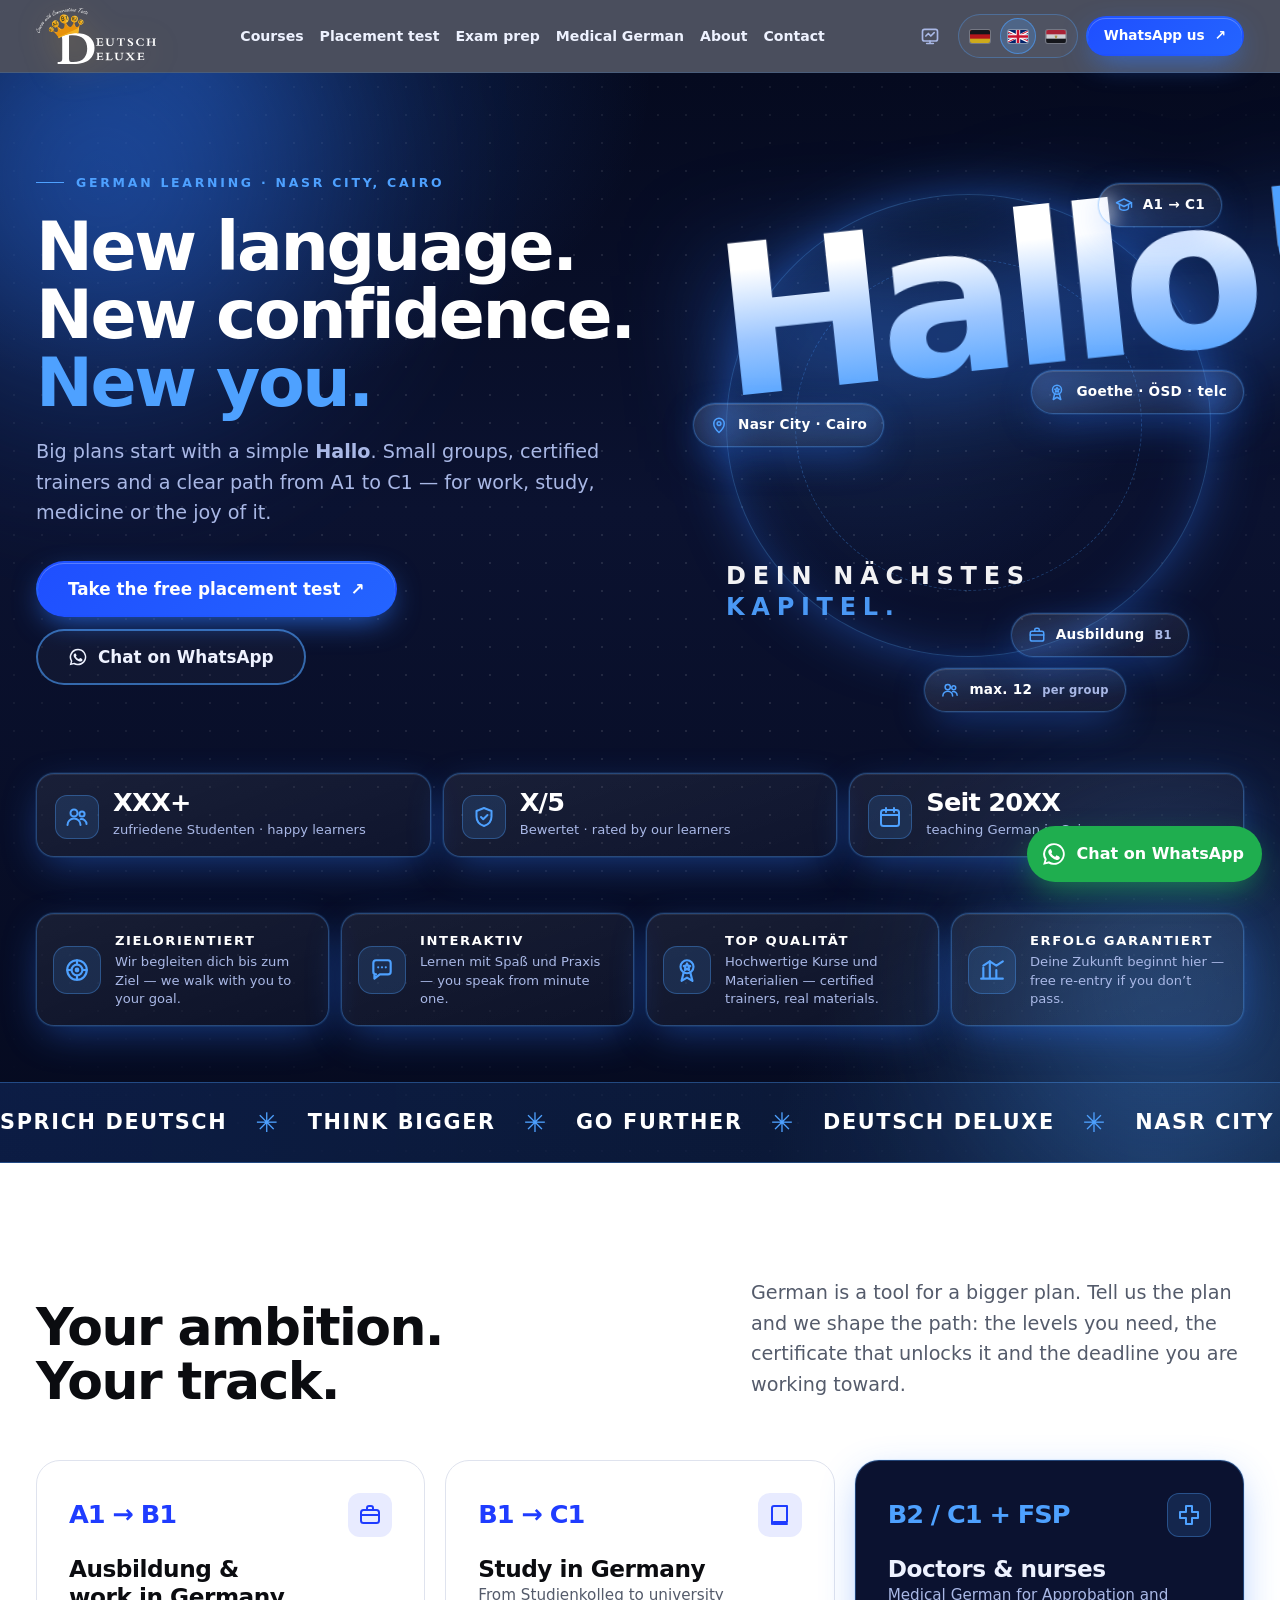
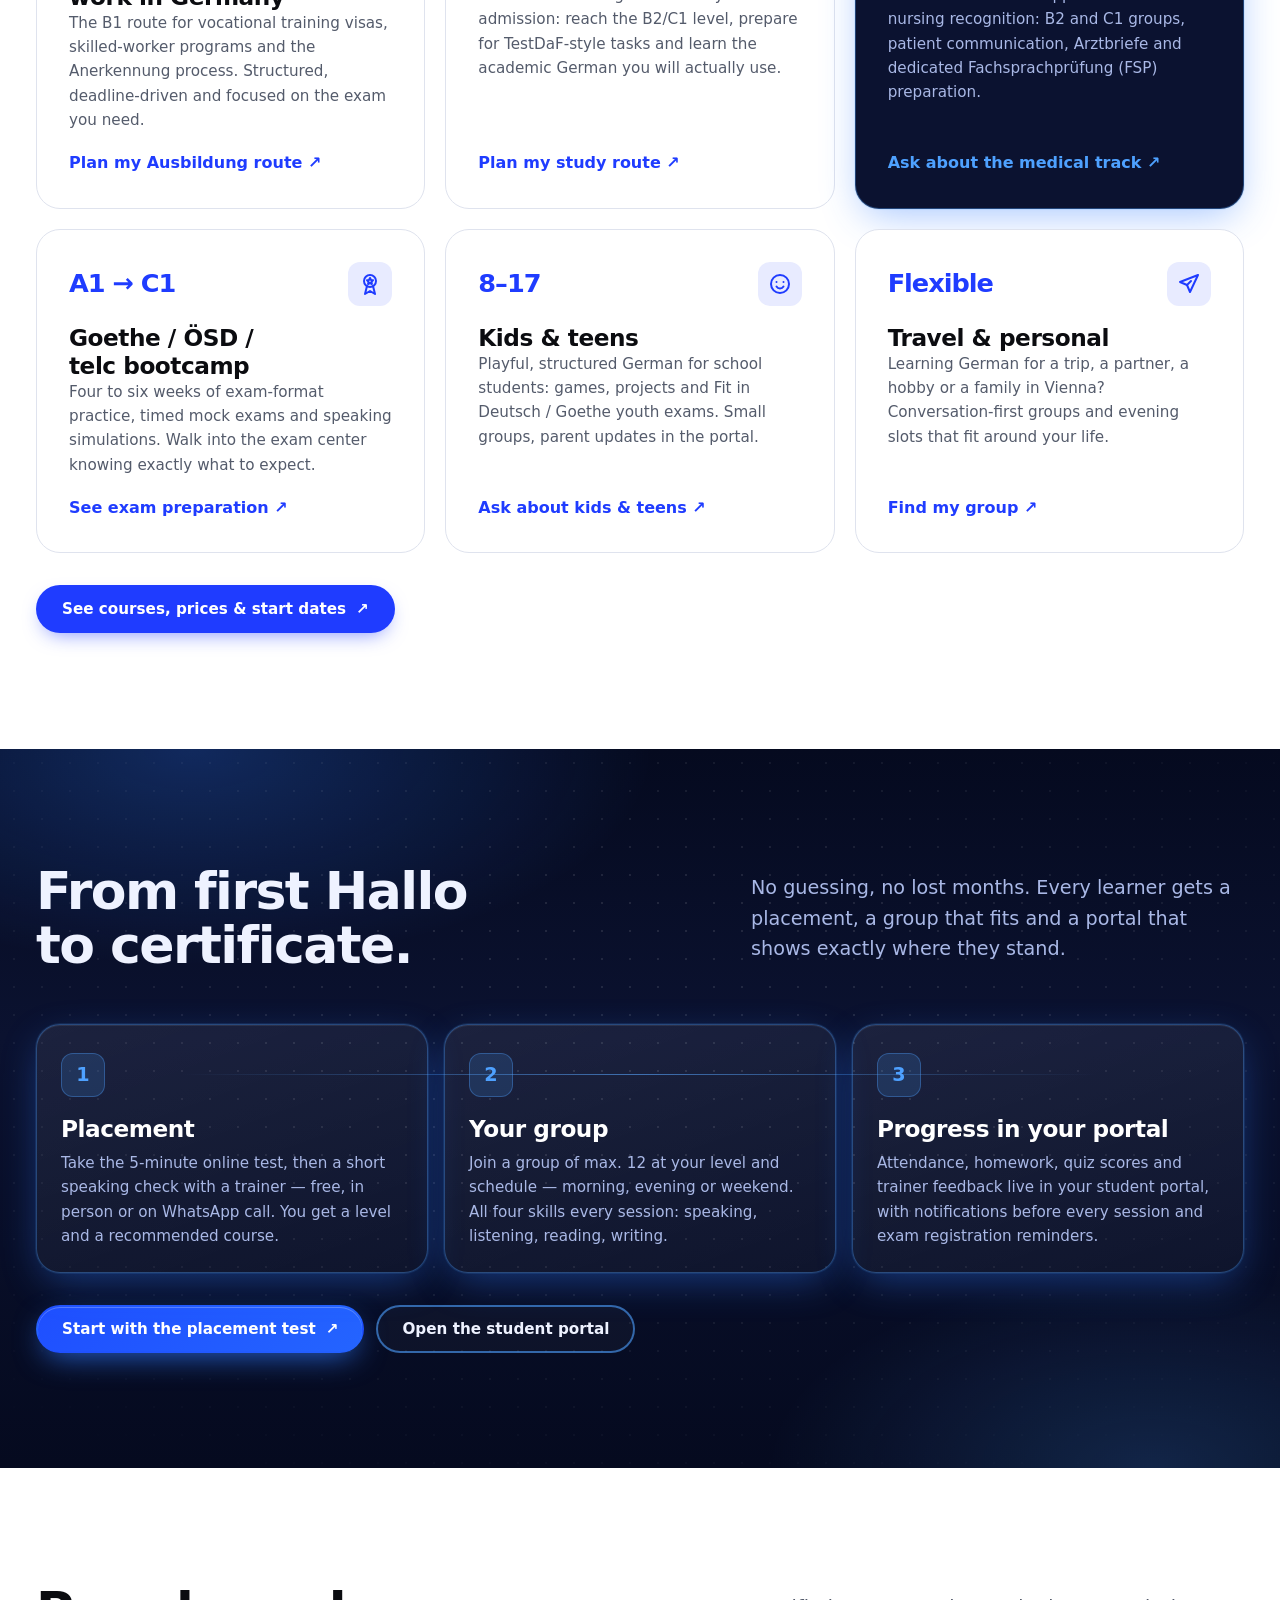
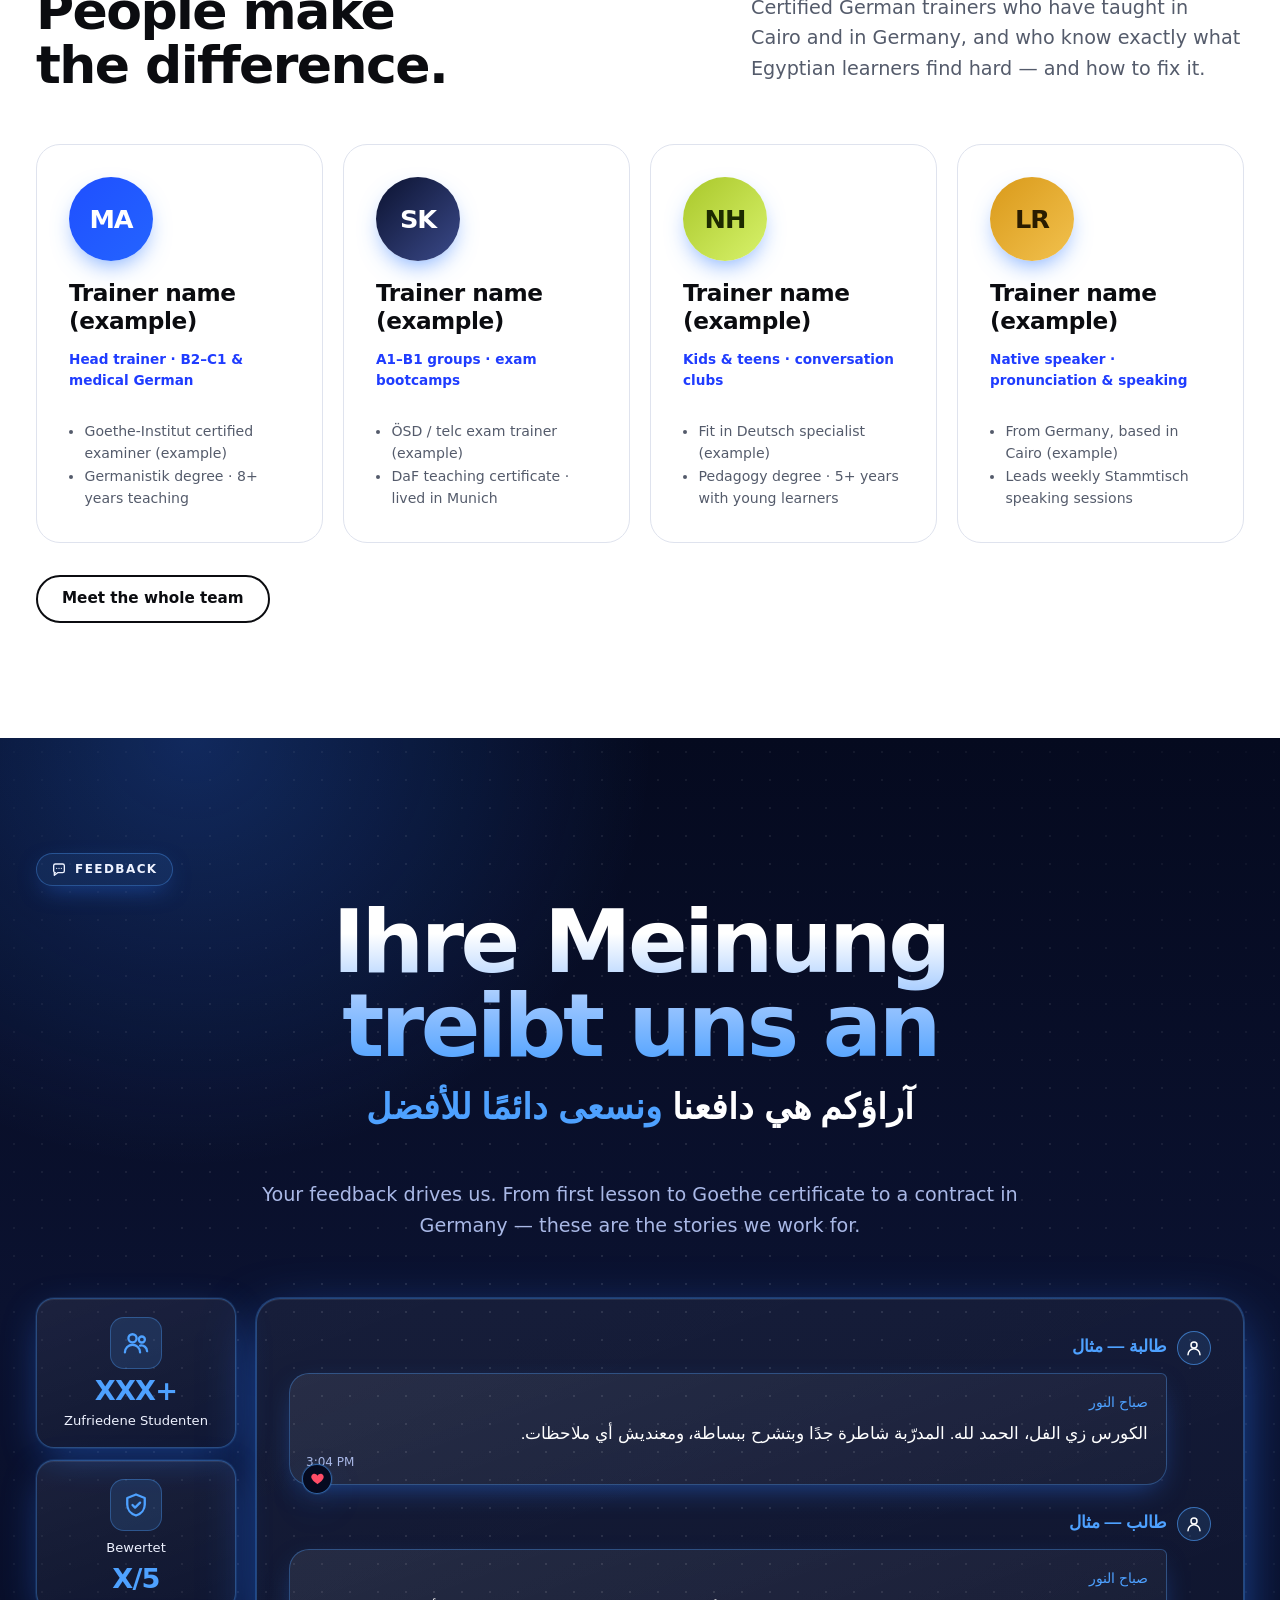
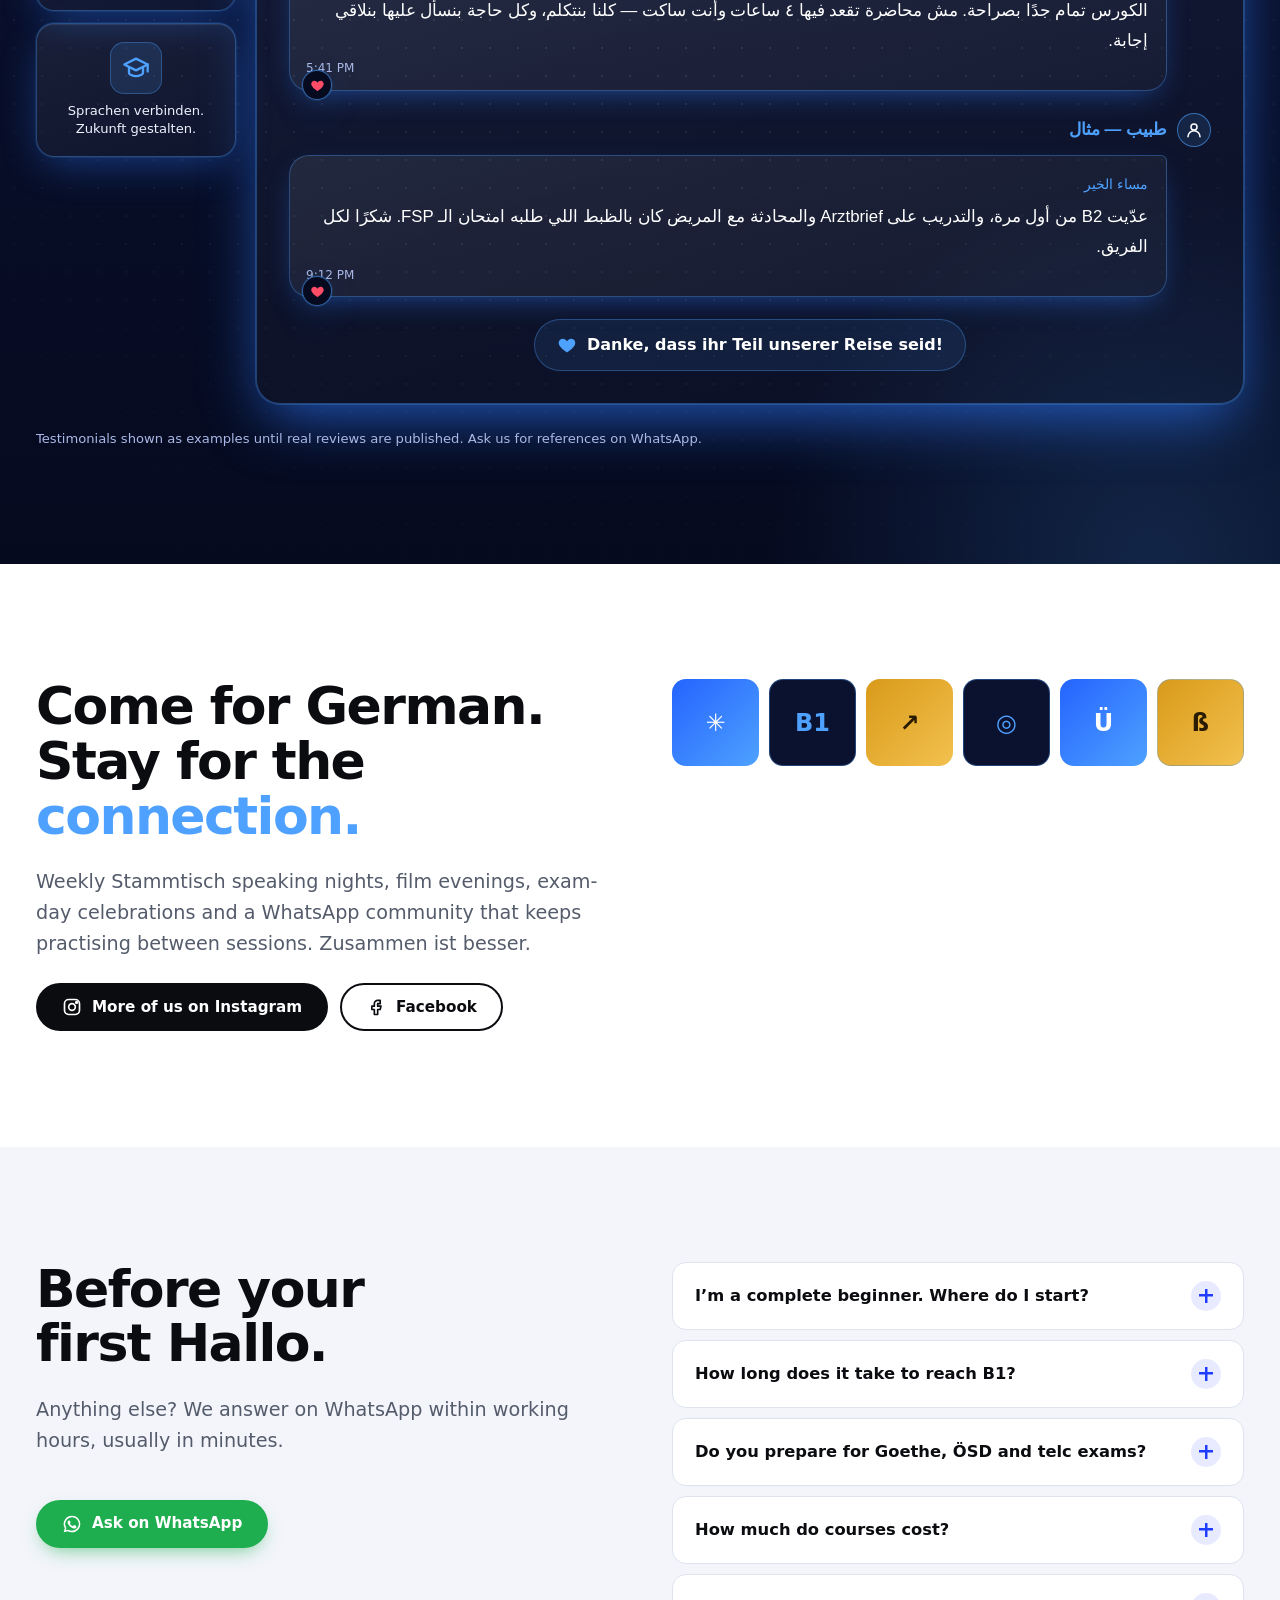
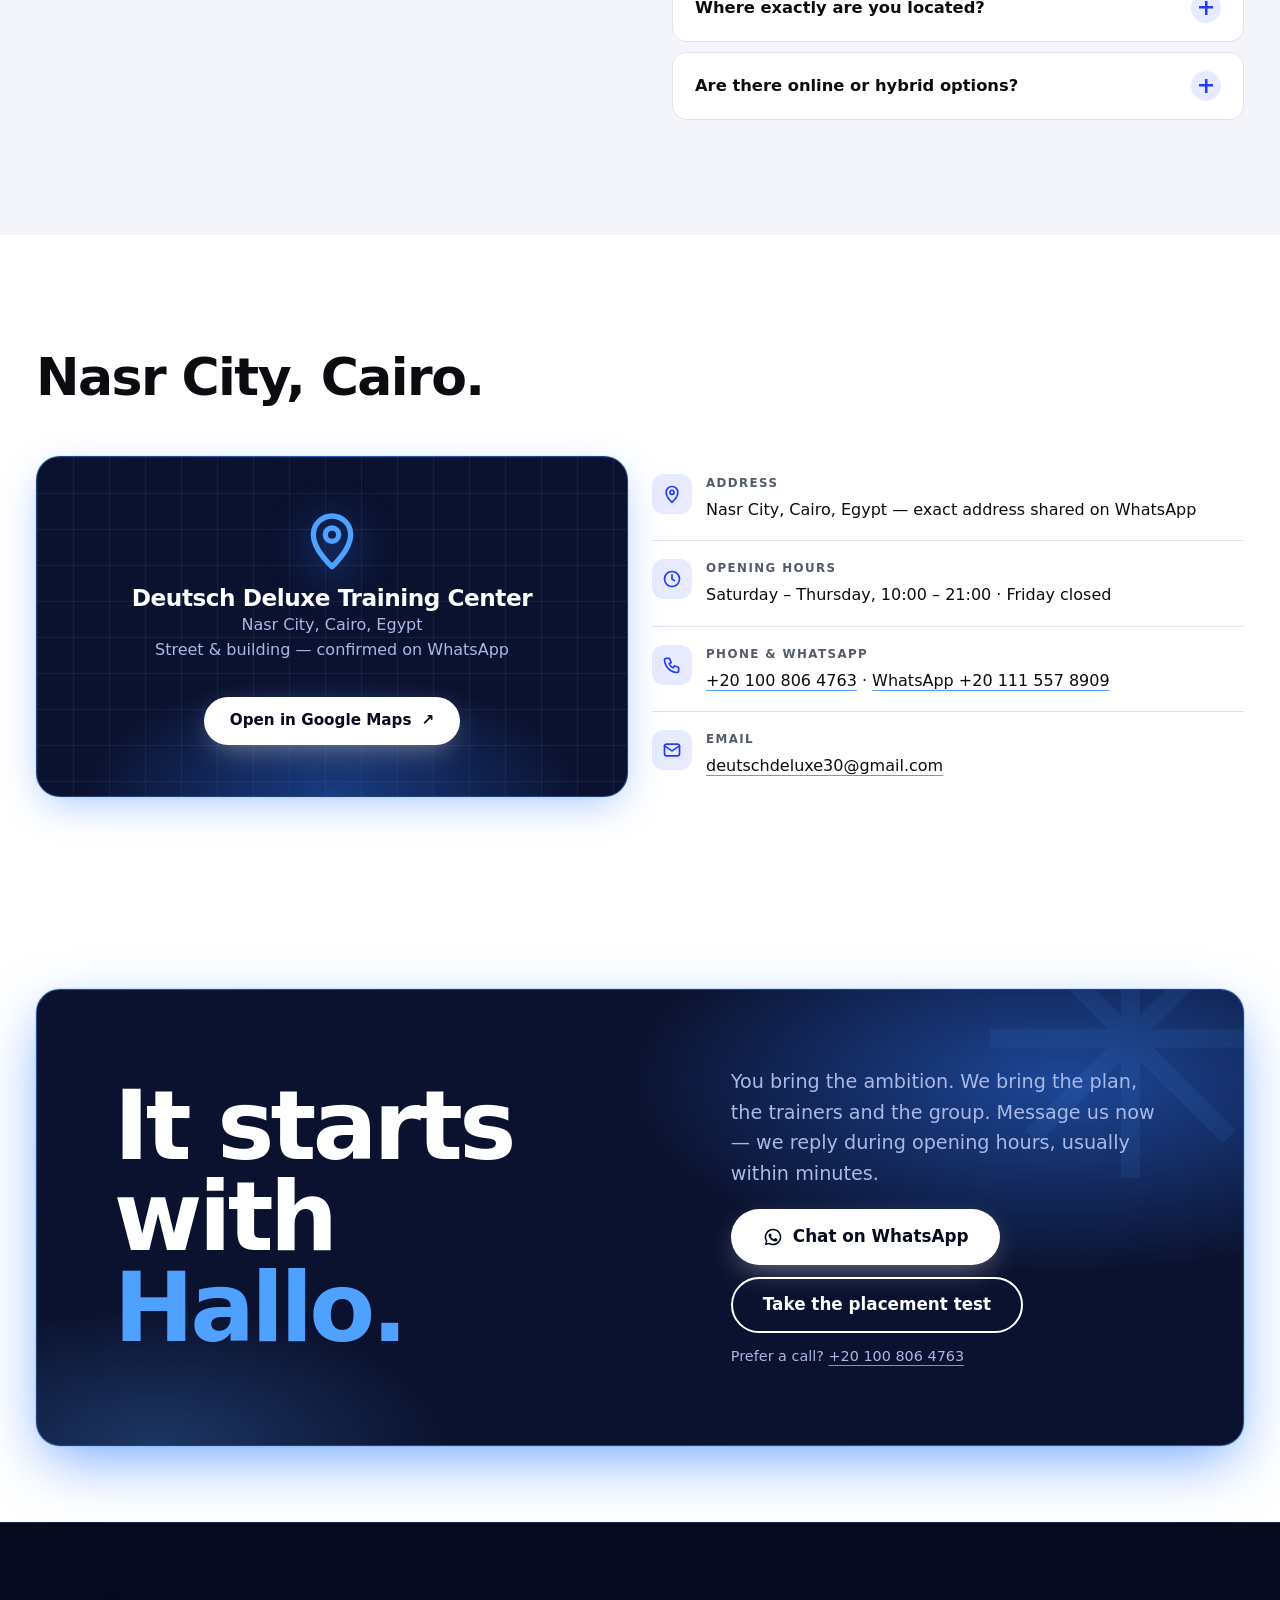
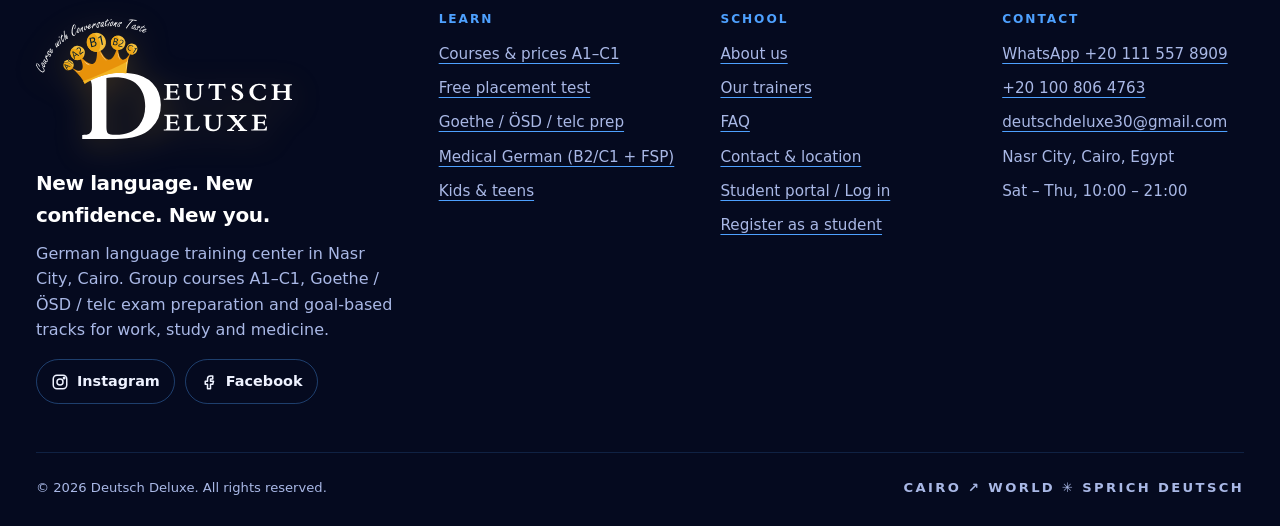
<file: index.html>
<!DOCTYPE html>
<html lang="en" dir="ltr">
<head>
<meta charset="utf-8">
<meta name="viewport" content="width=device-width, initial-scale=1">
<title data-i18n="meta.index.title">Deutsch Deluxe — German Language Center in Nasr City, Cairo | A1–C1 &amp; Exam Prep</title>
<meta name="description" data-i18n-attr="content:meta.index.desc" content="Learn German in Nasr City, Cairo. Small groups A1–C1, Goethe/ÖSD/telc exam preparation, medical German for doctors and nurses, Ausbildung and study tracks. Free placement test. WhatsApp us today.">
<link rel="canonical" href="https://deutschdeluxe.site/">
<meta name="theme-color" content="#050a1f">
<link rel="icon" href="favicon.svg" type="image/svg+xml">
<link rel="apple-touch-icon" href="apple-touch-icon.png">
<meta property="og:type" content="website">
<meta property="og:site_name" content="Deutsch Deluxe">
<meta property="og:title" content="Deutsch Deluxe — German Language Center in Nasr City, Cairo">
<meta property="og:description" content="Small groups A1–C1, exam preparation (Goethe/ÖSD/telc), medical German and goal-based tracks. New language. New confidence. New you.">
<meta property="og:url" content="https://deutschdeluxe.site/">
<meta property="og:image" content="https://deutschdeluxe.site/og-image.png">
<meta property="og:image:width" content="1200">
<meta property="og:image:height" content="630">
<meta property="og:image:alt" content="Hallo! Deutsch Deluxe — German language center in Cairo">
<meta property="og:locale" content="en_US">
<meta property="og:locale:alternate" content="ar_EG">
<meta name="twitter:card" content="summary_large_image">
<meta name="twitter:title" content="Deutsch Deluxe — German Language Center in Nasr City, Cairo">
<meta name="twitter:description" content="Small groups A1–C1, exam preparation (Goethe/ÖSD/telc), medical German and goal-based tracks.">
<meta name="twitter:image" content="https://deutschdeluxe.site/og-image.png">
<link rel="stylesheet" href="css/site.css?v=2026092702">
<script defer src="js/i18n.js?v=2026092702"></script>
<script defer src="js/i18n-de.js?v=2026092702"></script>
<script defer src="js/site.js?v=2026092702"></script>
<script type="application/ld+json">
{
  "@context": "https://schema.org",
  "@graph": [
    {
      "@type": ["EducationalOrganization", "LocalBusiness"],
      "@id": "https://deutschdeluxe.site/#org",
      "name": "Deutsch Deluxe",
      "alternateName": "Deutsch Deluxe German Training Center",
      "slogan": "Sieh die Sprache mit anderen Augen",
      "description": "German language training center in Nasr City, Cairo: group courses A1–C1, Goethe/ÖSD/telc exam preparation, medical German and goal-based tracks.",
      "url": "https://deutschdeluxe.site/",
      "logo": "https://deutschdeluxe.site/favicon.svg",
      "image": "https://deutschdeluxe.site/og-image.png",
      "telephone": "+201008064763",
      "email": "deutschdeluxe30@gmail.com",
      "priceRange": "EGP",
      "address": {
        "@type": "PostalAddress",
        "streetAddress": "Nasr City",
        "addressLocality": "Cairo",
        "addressRegion": "Cairo Governorate",
        "addressCountry": "EG"
      },
      "areaServed": "Cairo, Egypt",
      "openingHoursSpecification": [
        { "@type": "OpeningHoursSpecification", "dayOfWeek": ["Saturday","Sunday","Monday","Tuesday","Wednesday","Thursday"], "opens": "10:00", "closes": "21:00" }
      ],
      "sameAs": [
        "https://www.instagram.com/deutschdeluxe/",
        "https://www.facebook.com/DeutschDeluxeCairo/"
      ],
      "contactPoint": {
        "@type": "ContactPoint",
        "telephone": "+201115578909",
        "contactType": "customer service",
        "availableLanguage": ["en", "ar", "de"]
      }
    },
    {
      "@type": "WebSite",
      "@id": "https://deutschdeluxe.site/#website",
      "url": "https://deutschdeluxe.site/",
      "name": "Deutsch Deluxe",
      "publisher": { "@id": "https://deutschdeluxe.site/#org" },
      "inLanguage": ["en", "ar"]
    },
    {
      "@type": "FAQPage",
      "mainEntity": [
        { "@type": "Question", "name": "I am a complete beginner. Where do I start?", "acceptedAnswer": { "@type": "Answer", "text": "Start with A1. Our beginner groups start every few weeks in Nasr City, with morning, evening and weekend options. Take the free placement test or message us on WhatsApp and we will confirm the next start date." } },
        { "@type": "Question", "name": "How long does it take to reach B1?", "acceptedAnswer": { "@type": "Answer", "text": "Each level (A1, A2, B1) takes roughly 8 to 10 weeks in our standard groups, so most learners reach B1 in about 6 to 8 months. Intensive options are available for faster progress." } },
        { "@type": "Question", "name": "Do you prepare for Goethe, ÖSD and telc exams?", "acceptedAnswer": { "@type": "Answer", "text": "Yes. We run exam bootcamps for Goethe-Zertifikat, ÖSD and telc at levels A1 to C1, with mock exams under real conditions and speaking practice with a trainer." } },
        { "@type": "Question", "name": "How much do courses cost?", "acceptedAnswer": { "@type": "Answer", "text": "Prices start from a fixed fee per level and include materials and access to the student portal. Installments and bundle discounts are available. See the courses page for current prices and message us to confirm." } },
        { "@type": "Question", "name": "Where exactly are you located?", "acceptedAnswer": { "@type": "Answer", "text": "We are in Nasr City, Cairo, Egypt. Open the Google Maps link on our contact page or message us on WhatsApp for directions and a visit." } },
        { "@type": "Question", "name": "Are there online or hybrid options?", "acceptedAnswer": { "@type": "Answer", "text": "Our groups meet in person in Nasr City; some levels also run as live online groups. Every student gets access to the digital student portal with materials, progress tracking and notifications." } }
      ]
    }
  ]
}
</script>
</head>
<body>
<a class="skip" href="#main" data-i18n="nav.skip">Skip to content</a>

<svg width="0" height="0" class="visually-hidden" aria-hidden="true" focusable="false">
  <defs>
    <symbol id="i-wa" viewBox="0 0 24 24"><path fill="currentColor" d="M12 2a10 10 0 0 0-8.6 15.1L2 22l5-1.3A10 10 0 1 0 12 2Zm0 18.2a8.2 8.2 0 0 1-4.2-1.2l-.3-.2-3 .8.8-2.9-.2-.3A8.2 8.2 0 1 1 12 20.2Zm4.5-6.1c-.2-.1-1.5-.7-1.7-.8-.2-.1-.4-.1-.6.1l-.8 1c-.1.2-.3.2-.5.1a6.7 6.7 0 0 1-3.3-2.9c-.2-.4.2-.4.6-1.2.1-.2 0-.3 0-.5l-.8-1.8c-.2-.5-.4-.4-.6-.4h-.5a1 1 0 0 0-.7.3 3 3 0 0 0-.9 2.2 5.2 5.2 0 0 0 1.1 2.7 11.8 11.8 0 0 0 4.5 4c1.7.7 2.3.7 3.1.6a2.7 2.7 0 0 0 1.8-1.2 2.2 2.2 0 0 0 .1-1.3c0-.1-.2-.2-.4-.3Z"/></symbol>
    <symbol id="i-target" viewBox="0 0 24 24" fill="none" stroke="currentColor" stroke-width="2" stroke-linecap="round" stroke-linejoin="round"><circle cx="12" cy="12" r="9"/><circle cx="12" cy="12" r="5"/><circle cx="12" cy="12" r="1.2" fill="currentColor"/><path d="M12 3v3M12 18v3M3 12h3M18 12h3"/></symbol>
    <symbol id="i-chat" viewBox="0 0 24 24" fill="none" stroke="currentColor" stroke-width="2" stroke-linecap="round" stroke-linejoin="round"><path d="M4 5.5A2.5 2.5 0 0 1 6.5 3h11A2.5 2.5 0 0 1 20 5.5v8a2.5 2.5 0 0 1-2.5 2.5H10l-5 4v-4H6.5A2.5 2.5 0 0 1 4 13.5Z"/><path d="M8.5 9.5h.01M12 9.5h.01M15.5 9.5h.01"/></symbol>
    <symbol id="i-medal" viewBox="0 0 24 24" fill="none" stroke="currentColor" stroke-width="2" stroke-linecap="round" stroke-linejoin="round"><circle cx="12" cy="9" r="6"/><path d="m9 14-2 8 5-3 5 3-2-8"/><path d="m12 6 1 2 2 .3-1.5 1.4.4 2.3L12 11l-1.9 1 .4-2.3L9 8.3 11 8Z"/></symbol>
    <symbol id="i-chart" viewBox="0 0 24 24" fill="none" stroke="currentColor" stroke-width="2" stroke-linecap="round" stroke-linejoin="round"><path d="M4 20V10M10 20V4M16 20v-8M22 20H2"/><path d="m4 8 6-4 6 4 6-4"/></symbol>
    <symbol id="i-users" viewBox="0 0 24 24" fill="none" stroke="currentColor" stroke-width="2" stroke-linecap="round" stroke-linejoin="round"><circle cx="9" cy="8" r="3.5"/><path d="M2.5 20a6.5 6.5 0 0 1 13 0"/><circle cx="17" cy="9" r="2.6"/><path d="M15.5 14.2A5 5 0 0 1 21.5 19"/></symbol>
    <symbol id="i-shield" viewBox="0 0 24 24" fill="none" stroke="currentColor" stroke-width="2" stroke-linecap="round" stroke-linejoin="round"><path d="M12 3 4.5 6v5.5c0 4.3 3 8.1 7.5 9.5 4.5-1.4 7.5-5.2 7.5-9.5V6Z"/><path d="m9 12 2.2 2.2L15.5 10"/></symbol>
    <symbol id="i-cap" viewBox="0 0 24 24" fill="none" stroke="currentColor" stroke-width="2" stroke-linecap="round" stroke-linejoin="round"><path d="m2 9 10-5 10 5-10 5Z"/><path d="M6 11.5V16c0 1.5 3 3 6 3s6-1.5 6-3v-4.5"/><path d="M22 9v6"/></symbol>
    <symbol id="i-calendar" viewBox="0 0 24 24" fill="none" stroke="currentColor" stroke-width="2" stroke-linecap="round" stroke-linejoin="round"><rect x="3" y="5" width="18" height="16" rx="2.5"/><path d="M3 10h18M8 3v4M16 3v4"/></symbol>
    <symbol id="i-pin" viewBox="0 0 24 24" fill="none" stroke="currentColor" stroke-width="2" stroke-linecap="round" stroke-linejoin="round"><path d="M12 22s7-6.2 7-12a7 7 0 1 0-14 0c0 5.8 7 12 7 12Z"/><circle cx="12" cy="10" r="2.5"/></symbol>
    <symbol id="i-clock" viewBox="0 0 24 24" fill="none" stroke="currentColor" stroke-width="2" stroke-linecap="round" stroke-linejoin="round"><circle cx="12" cy="12" r="9"/><path d="M12 7v5l3 2"/></symbol>
    <symbol id="i-phone" viewBox="0 0 24 24" fill="none" stroke="currentColor" stroke-width="2" stroke-linecap="round" stroke-linejoin="round"><path d="M5 4h4l2 5-2.5 1.5a11 11 0 0 0 5 5L15 13l5 2v4a2 2 0 0 1-2 2A16 16 0 0 1 3 6a2 2 0 0 1 2-2Z"/></symbol>
    <symbol id="i-mail" viewBox="0 0 24 24" fill="none" stroke="currentColor" stroke-width="2" stroke-linecap="round" stroke-linejoin="round"><rect x="3" y="5" width="18" height="14" rx="2.5"/><path d="m3 7 9 6 9-6"/></symbol>
    <symbol id="i-insta" viewBox="0 0 24 24" fill="none" stroke="currentColor" stroke-width="2" stroke-linecap="round" stroke-linejoin="round"><rect x="3" y="3" width="18" height="18" rx="5"/><circle cx="12" cy="12" r="4"/><circle cx="17.5" cy="6.5" r="1" fill="currentColor"/></symbol>
    <symbol id="i-fb" viewBox="0 0 24 24" fill="none" stroke="currentColor" stroke-width="2" stroke-linecap="round" stroke-linejoin="round"><path d="M14 8h3V4h-3a4 4 0 0 0-4 4v3H7v4h3v6h4v-6h3l1-4h-4V8Z"/></symbol>
    <symbol id="i-globe" viewBox="0 0 24 24" fill="none" stroke="currentColor" stroke-width="2" stroke-linecap="round" stroke-linejoin="round"><circle cx="12" cy="12" r="9"/><path d="M3 12h18M12 3a14 14 0 0 1 0 18M12 3a14 14 0 0 0 0 18"/></symbol>
    <symbol id="i-up" viewBox="0 0 24 24" fill="none" stroke="currentColor" stroke-width="2.2" stroke-linecap="round" stroke-linejoin="round"><path d="M12 19V5M5 12l7-7 7 7"/></symbol>
    <symbol id="i-heart" viewBox="0 0 24 24"><path fill="currentColor" d="M12 21s-7.5-4.6-9.5-9.3C1 8 3.6 4.5 7 4.5c2 0 3.6 1.1 5 3 1.4-1.9 3-3 5-3 3.4 0 6 3.5 4.5 7.2C19.5 16.4 12 21 12 21Z"/></symbol>
    <symbol id="i-user" viewBox="0 0 24 24" fill="none" stroke="currentColor" stroke-width="2" stroke-linecap="round" stroke-linejoin="round"><circle cx="12" cy="8" r="4"/><path d="M4 21a8 8 0 0 1 16 0"/></symbol>
    <symbol id="i-arrow" viewBox="0 0 24 24" fill="none" stroke="currentColor" stroke-width="2" stroke-linecap="round" stroke-linejoin="round"><path d="M5 12h14M13 6l6 6-6 6"/></symbol>
    <symbol id="i-star" viewBox="0 0 24 24"><path fill="currentColor" d="m12 2.5 2.9 6 6.6.9-4.8 4.6 1.2 6.5L12 17.4l-5.9 3.1 1.2-6.5L2.5 9.4l6.6-.9Z"/></symbol>
    <symbol id="i-portal" viewBox="0 0 24 24" fill="none" stroke="currentColor" stroke-width="2" stroke-linecap="round" stroke-linejoin="round"><rect x="3" y="4" width="18" height="14" rx="2.5"/><path d="M8 21h8M12 18v3M7 12l3-3 3 3 4-4"/></symbol>
    <symbol id="i-cross" viewBox="0 0 24 24" fill="none" stroke="currentColor" stroke-width="2" stroke-linecap="round" stroke-linejoin="round"><path d="M9 3h6v6h6v6h-6v6H9v-6H3V9h6Z"/></symbol>
    <symbol id="i-plane" viewBox="0 0 24 24" fill="none" stroke="currentColor" stroke-width="2" stroke-linecap="round" stroke-linejoin="round"><path d="M21 3 3 10l7 3 3 7 8-17Z"/><path d="m10 13 4-4"/></symbol>
    <symbol id="i-kids" viewBox="0 0 24 24" fill="none" stroke="currentColor" stroke-width="2" stroke-linecap="round" stroke-linejoin="round"><circle cx="12" cy="12" r="9"/><path d="M8.5 10h.01M15.5 10h.01M8.5 14.5s1.2 2 3.5 2 3.5-2 3.5-2"/></symbol>
    <symbol id="i-book" viewBox="0 0 24 24" fill="none" stroke="currentColor" stroke-width="2" stroke-linecap="round" stroke-linejoin="round"><path d="M4 5a2 2 0 0 1 2-2h13v16H6a2 2 0 0 0-2 2Z"/><path d="M4 19a2 2 0 0 0 2 2h13"/></symbol>
    <symbol id="i-briefcase" viewBox="0 0 24 24" fill="none" stroke="currentColor" stroke-width="2" stroke-linecap="round" stroke-linejoin="round"><rect x="3" y="7" width="18" height="13" rx="2.5"/><path d="M9 7V5a2 2 0 0 1 2-2h2a2 2 0 0 1 2 2v2M3 12h18"/></symbol>
  </defs>
</svg>

<header class="site-header" id="top">
  <div class="container">
    <a class="brand" href="index.html" aria-label="Deutsch Deluxe — home" data-i18n-attr="aria-label:brand.home">
      <img class="logo" src="img/logo/logo-white.svg" width="281" height="132" alt="Deutsch Deluxe — Course with Conversations Taste">
    </a>
    <nav class="nav" aria-label="Main" data-i18n-attr="aria-label:nav.main">
      <a href="courses.html" data-i18n="nav.courses">Courses</a>
      <a href="placement-test.html" data-i18n="nav.placement">Placement test</a>
      <a href="exams.html" data-i18n="nav.exams">Exam prep</a>
      <a href="exams.html#medical" data-i18n="nav.medical">Medical German</a>
      <a href="about.html" data-i18n="nav.about">About</a>
      <a href="contact.html" data-i18n="nav.contact">Contact</a>
    </nav>
    <div class="header-actions">
      <a class="portal-link" href="https://portal.deutschdeluxe.site"><svg class="ico" aria-hidden="true"><use href="#i-portal"/></svg><span data-i18n="nav.portal">Student portal</span></a>
      <div class="lang-switch" role="group" aria-label="Language · Sprache · اللغة"><button class="lang-opt" type="button" data-lang="de" lang="de" aria-pressed="false" aria-label="Deutsch" title="Deutsch"><img src="img/flags/de.svg" alt="" width="20" height="12"><span aria-hidden="true">DE</span></button><button class="lang-opt" type="button" data-lang="en" lang="en" aria-pressed="true" aria-label="English" title="English"><img src="img/flags/gb.svg" alt="" width="20" height="12"><span aria-hidden="true">EN</span></button><button class="lang-opt" type="button" data-lang="ar" lang="ar" aria-pressed="false" aria-label="العربية" title="العربية"><img src="img/flags/eg.svg" alt="" width="20" height="12"><span aria-hidden="true">عربي</span></button></div>
      <a class="btn btn-neon btn-sm header-cta" data-wa="general" href="https://wa.me/201115578909" data-i18n="nav.cta">WhatsApp us <span class="arrow">↗</span></a>
      <button class="menu-btn" type="button" aria-expanded="false" aria-controls="mobile-nav" aria-label="Menu" data-i18n-attr="aria-label:nav.menu"><span></span></button>
    </div>
  </div>
</header>
<div class="mobile-nav" id="mobile-nav" aria-label="Mobile menu">
  <div class="container">
    <a class="item" href="index.html"><span data-i18n="nav.home">Home</span><svg class="ico" aria-hidden="true"><use href="#i-arrow"/></svg></a>
    <a class="item" href="courses.html"><span data-i18n="nav.courses">Courses</span><svg class="ico" aria-hidden="true"><use href="#i-arrow"/></svg></a>
    <a class="item" href="placement-test.html"><span data-i18n="nav.placement">Placement test</span><svg class="ico" aria-hidden="true"><use href="#i-arrow"/></svg></a>
    <a class="item" href="exams.html"><span data-i18n="nav.exams">Exam prep</span><svg class="ico" aria-hidden="true"><use href="#i-arrow"/></svg></a>
    <a class="item" href="exams.html#medical"><span data-i18n="nav.medical">Medical German</span><svg class="ico" aria-hidden="true"><use href="#i-arrow"/></svg></a>
    <a class="item" href="about.html"><span data-i18n="nav.about">About</span><svg class="ico" aria-hidden="true"><use href="#i-arrow"/></svg></a>
    <a class="item" href="contact.html"><span data-i18n="nav.contact">Contact</span><svg class="ico" aria-hidden="true"><use href="#i-arrow"/></svg></a>
    <div class="mobile-actions">
      <a class="btn btn-neon" data-wa="general" href="https://wa.me/201115578909" data-i18n="nav.cta">WhatsApp us <span class="arrow">↗</span></a>
      <a class="btn btn-outline" href="https://portal.deutschdeluxe.site" data-i18n="nav.portalLogin">Student portal / Log in</a>
      <a class="btn btn-outline" href="https://portal.deutschdeluxe.site/register" data-i18n="nav.register">Register</a>
    </div>
    <div class="mobile-meta">
      <span data-i18n="footer.addr">Nasr City, Cairo, Egypt</span>
      <a class="ltr" href="tel:+201008064763">+20 100 806 4763</a>
    </div>
  </div>
</div>

<main id="main">

  <!-- ============================== HERO: visual intro (night) ============================== -->
  <section class="night hero" id="hero">
    <span class="blob blob-1" aria-hidden="true"></span>
    <span class="blob blob-2" aria-hidden="true"></span>
    <div class="container">
      <div class="hero-grid">
        <div class="hero-copy">
          <span class="hero-tag reveal" data-i18n="hero.tag">German learning · Nasr City, Cairo</span>
          <h1 class="h1 reveal d1" data-i18n="hero.title">New language.<br>New confidence.<br><em>New you.</em></h1>
          <p class="lead reveal d2" data-i18n="hero.lead">Big plans start with a simple <strong>Hallo</strong>. Small groups, certified trainers and a clear path from A1 to C1 — for work, study, medicine or the joy of it.</p>
          <div class="btn-row reveal d3">
            <a class="btn btn-neon btn-lg" href="placement-test.html" data-i18n="hero.cta1">Take the free placement test <span class="arrow">↗</span></a>
            <a class="btn btn-outline btn-lg" data-wa="general" href="https://wa.me/201115578909"><svg class="ico" aria-hidden="true"><use href="#i-wa"/></svg><span data-i18n="hero.ctaWa">Chat on WhatsApp</span></a>
          </div>
        </div>
        <div class="hero-art reveal d2" role="img" aria-label="Hallo! Dein nächstes Kapitel — typographic poster with floating chips: A1 to C1, Goethe ÖSD telc, Ausbildung, Nasr City" data-i18n-attr="aria-label:hero.artAlt">
          <span class="ring" aria-hidden="true"></span>
          <div class="hallo gradient-text" aria-hidden="true">Hallo<span class="bang">!</span></div>
          <div class="kapitel" aria-hidden="true">Dein nächstes<span>Kapitel.</span></div>
          <span class="chip chip-1" aria-hidden="true"><svg class="ico"><use href="#i-cap"/></svg>A1 → C1</span>
          <span class="chip chip-2" aria-hidden="true"><svg class="ico"><use href="#i-medal"/></svg>Goethe · ÖSD · telc</span>
          <span class="chip chip-3" aria-hidden="true"><svg class="ico"><use href="#i-briefcase"/></svg>Ausbildung <small>B1</small></span>
          <span class="chip chip-4" aria-hidden="true"><svg class="ico"><use href="#i-pin"/></svg>Nasr City · Cairo</span>
          <span class="chip chip-5" aria-hidden="true"><svg class="ico"><use href="#i-users"/></svg>max. 12 <small>per group</small></span>
        </div>
      </div>

      <!-- PLACEHOLDER: replace with real data (students, rating, founding year) -->
      <div class="hero-stats reveal d4" aria-label="Deutsch Deluxe in numbers">
        <div class="stat-badge">
          <span class="badge-ico" aria-hidden="true"><svg><use href="#i-users"/></svg></span>
          <div><b>XXX+</b><span data-i18n="hero.stat1">zufriedene Studenten · happy learners</span></div>
        </div>
        <div class="stat-badge">
          <span class="badge-ico" aria-hidden="true"><svg><use href="#i-shield"/></svg></span>
          <div><b>X/5</b><span data-i18n="hero.stat2">Bewertet · rated by our learners</span></div>
        </div>
        <div class="stat-badge">
          <span class="badge-ico" aria-hidden="true"><svg><use href="#i-calendar"/></svg></span>
          <div><b data-i18n="hero.stat3.n">Seit 20XX</b><span data-i18n="hero.stat3">teaching German in Cairo</span></div>
        </div>
      </div>

      <div class="features reveal d5">
        <div class="feature">
          <span class="f-ico" aria-hidden="true"><svg><use href="#i-target"/></svg></span>
          <div><b>Zielorientiert</b><span data-i18n="feat.1">Wir begleiten dich bis zum Ziel — we walk with you to your goal.</span></div>
        </div>
        <div class="feature">
          <span class="f-ico" aria-hidden="true"><svg><use href="#i-chat"/></svg></span>
          <div><b>Interaktiv</b><span data-i18n="feat.2">Lernen mit Spaß und Praxis — you speak from minute one.</span></div>
        </div>
        <div class="feature">
          <span class="f-ico" aria-hidden="true"><svg><use href="#i-medal"/></svg></span>
          <div><b>Top Qualität</b><span data-i18n="feat.3">Hochwertige Kurse und Materialien — certified trainers, real materials.</span></div>
        </div>
        <div class="feature">
          <span class="f-ico" aria-hidden="true"><svg><use href="#i-chart"/></svg></span>
          <div><b>Erfolg garantiert</b><span data-i18n="feat.4">Deine Zukunft beginnt hier — free re-entry if you don’t pass.</span></div>
        </div>
      </div>
    </div>

    <div class="marquee on-night" aria-hidden="true">
      <div class="track">
        <span>Sprich Deutsch <i>✳</i> Think bigger <i>✳</i> Go further <i>✳</i> Deutsch Deluxe <i>✳</i> Nasr City · Cairo <i>✳</i> A1 → C1 <i>✳</i></span>
        <span>Sprich Deutsch <i>✳</i> Think bigger <i>✳</i> Go further <i>✳</i> Deutsch Deluxe <i>✳</i> Nasr City · Cairo <i>✳</i> A1 → C1 <i>✳</i></span>
      </div>
    </div>
  </section>

  <!-- ============================== TRACKS (day) ============================== -->
  <section class="section" id="tracks">
    <div class="container">
      <div class="section-head split">
        <h2 class="h2" data-i18n="tracks.title">Your ambition.<br>Your track.</h2>
        <p class="lead" data-i18n="tracks.lead">German is a tool for a bigger plan. Tell us the plan and we shape the path: the levels you need, the certificate that unlocks it and the deadline you are working toward.</p>
      </div>
      <div class="grid grid-3">
        <article class="card track-card">
          <div class="card-top"><span class="levels">A1 → B1</span><span class="c-ico" aria-hidden="true"><svg><use href="#i-briefcase"/></svg></span></div>
          <div><h3 class="h3" data-i18n="tracks.work.title">Ausbildung &amp; work in Germany</h3>
          <p data-i18n="tracks.work.body">The B1 route for vocational training visas, skilled-worker programs and the Anerkennung process. Structured, deadline-driven and focused on the exam you need.</p></div>
          <a class="card-link" data-wa="ausbildung" href="https://wa.me/201115578909" data-i18n="tracks.work.cta">Plan my Ausbildung route ↗</a>
        </article>
        <article class="card track-card">
          <div class="card-top"><span class="levels">B1 → C1</span><span class="c-ico" aria-hidden="true"><svg><use href="#i-book"/></svg></span></div>
          <div><h3 class="h3" data-i18n="tracks.study.title">Study in Germany</h3>
          <p data-i18n="tracks.study.body">From Studienkolleg to university admission: reach the B2/C1 level, prepare for TestDaF-style tasks and learn the academic German you will actually use.</p></div>
          <a class="card-link" data-wa="study" href="https://wa.me/201115578909" data-i18n="tracks.study.cta">Plan my study route ↗</a>
        </article>
        <article class="card track-card featured">
          <div class="card-top"><span class="levels">B2 / C1 + FSP</span><span class="c-ico" aria-hidden="true"><svg><use href="#i-cross"/></svg></span></div>
          <div><h3 class="h3" data-i18n="tracks.medical.title">Doctors &amp; nurses</h3>
          <p data-i18n="tracks.medical.body">Medical German for Approbation and nursing recognition: B2 and C1 groups, patient communication, Arztbriefe and dedicated Fachsprachprüfung (FSP) preparation.</p></div>
          <a class="card-link" data-wa="medical" href="https://wa.me/201115578909" data-i18n="tracks.medical.cta">Ask about the medical track ↗</a>
        </article>
        <article class="card track-card">
          <div class="card-top"><span class="levels">A1 → C1</span><span class="c-ico" aria-hidden="true"><svg><use href="#i-medal"/></svg></span></div>
          <div><h3 class="h3" data-i18n="tracks.exam.title">Goethe / ÖSD / telc bootcamp</h3>
          <p data-i18n="tracks.exam.body">Four to six weeks of exam-format practice, timed mock exams and speaking simulations. Walk into the exam center knowing exactly what to expect.</p></div>
          <a class="card-link" href="exams.html" data-i18n="tracks.exam.cta">See exam preparation ↗</a>
        </article>
        <article class="card track-card">
          <div class="card-top"><span class="levels" data-i18n="tracks.kids.tag">8–17</span><span class="c-ico" aria-hidden="true"><svg><use href="#i-kids"/></svg></span></div>
          <div><h3 class="h3" data-i18n="tracks.kids.title">Kids &amp; teens</h3>
          <p data-i18n="tracks.kids.body">Playful, structured German for school students: games, projects and Fit in Deutsch / Goethe youth exams. Small groups, parent updates in the portal.</p></div>
          <a class="card-link" data-wa="kids" href="https://wa.me/201115578909" data-i18n="tracks.kids.cta">Ask about kids &amp; teens ↗</a>
        </article>
        <article class="card track-card">
          <div class="card-top"><span class="levels" data-i18n="tracks.travel.tag">Flexible</span><span class="c-ico" aria-hidden="true"><svg><use href="#i-plane"/></svg></span></div>
          <div><h3 class="h3" data-i18n="tracks.travel.title">Travel &amp; personal</h3>
          <p data-i18n="tracks.travel.body">Learning German for a trip, a partner, a hobby or a family in Vienna? Conversation-first groups and evening slots that fit around your life.</p></div>
          <a class="card-link" data-wa="travel" href="https://wa.me/201115578909" data-i18n="tracks.travel.cta">Find my group ↗</a>
        </article>
      </div>
      <div class="btn-row mt-32">
        <a class="btn btn-blue" href="courses.html" data-i18n="tracks.cta">See courses, prices &amp; start dates <span class="arrow">↗</span></a>
      </div>
    </div>
  </section>

  <!-- ============================== HOW IT WORKS (night) ============================== -->
  <section class="section night" id="how">
    <div class="container">
      <div class="section-head split">
        <h2 class="h2" data-i18n="how.title">From first Hallo<br>to certificate.</h2>
        <p class="lead" data-i18n="how.lead">No guessing, no lost months. Every learner gets a placement, a group that fits and a portal that shows exactly where they stand.</p>
      </div>
      <div class="steps connected">
        <div class="step">
          <h3 class="h3" data-i18n="how.s1.title">Placement</h3>
          <p data-i18n="how.s1.body">Take the 5-minute online test, then a short speaking check with a trainer — free, in person or on WhatsApp call. You get a level and a recommended course.</p>
        </div>
        <div class="step">
          <h3 class="h3" data-i18n="how.s2.title">Your group</h3>
          <p data-i18n="how.s2.body">Join a group of max. 12 at your level and schedule — morning, evening or weekend. All four skills every session: speaking, listening, reading, writing.</p>
        </div>
        <div class="step">
          <h3 class="h3" data-i18n="how.s3.title">Progress in your portal</h3>
          <p data-i18n="how.s3.body">Attendance, homework, quiz scores and trainer feedback live in your student portal, with notifications before every session and exam registration reminders.</p>
        </div>
      </div>
      <div class="btn-row mt-32">
        <a class="btn btn-neon" href="placement-test.html" data-i18n="how.cta1">Start with the placement test <span class="arrow">↗</span></a>
        <a class="btn btn-outline" href="https://portal.deutschdeluxe.site" data-i18n="how.cta2">Open the student portal</a>
      </div>
    </div>
  </section>

  <!-- ============================== TEACHERS (day) ============================== -->
  <section class="section" id="teachers">
    <div class="container">
      <div class="section-head split">
        <h2 class="h2" data-i18n="teachers.title">People make<br>the difference.</h2>
        <p class="lead" data-i18n="teachers.lead">Certified German trainers who have taught in Cairo and in Germany, and who know exactly what Egyptian learners find hard — and how to fix it.</p>
      </div>
      <!-- PLACEHOLDER: replace with real data (names, photos, qualifications) -->
      <div class="grid grid-4">
        <article class="card teacher">
          <div class="avatar" aria-hidden="true">MA</div>
          <h3 class="h3" data-i18n="teachers.t1.name">Trainer name (example)</h3>
          <p class="role" data-i18n="teachers.t1.role">Head trainer · B2–C1 &amp; medical German</p>
          <ul>
            <li data-i18n="teachers.t1.q1">Goethe-Institut certified examiner (example)</li>
            <li data-i18n="teachers.t1.q2">Germanistik degree · 8+ years teaching</li>
          </ul>
        </article>
        <article class="card teacher">
          <div class="avatar v2" aria-hidden="true">SK</div>
          <h3 class="h3" data-i18n="teachers.t2.name">Trainer name (example)</h3>
          <p class="role" data-i18n="teachers.t2.role">A1–B1 groups · exam bootcamps</p>
          <ul>
            <li data-i18n="teachers.t2.q1">ÖSD / telc exam trainer (example)</li>
            <li data-i18n="teachers.t2.q2">DaF teaching certificate · lived in Munich</li>
          </ul>
        </article>
        <article class="card teacher">
          <div class="avatar v3" aria-hidden="true">NH</div>
          <h3 class="h3" data-i18n="teachers.t3.name">Trainer name (example)</h3>
          <p class="role" data-i18n="teachers.t3.role">Kids &amp; teens · conversation clubs</p>
          <ul>
            <li data-i18n="teachers.t3.q1">Fit in Deutsch specialist (example)</li>
            <li data-i18n="teachers.t3.q2">Pedagogy degree · 5+ years with young learners</li>
          </ul>
        </article>
        <article class="card teacher">
          <div class="avatar v4" aria-hidden="true">LR</div>
          <h3 class="h3" data-i18n="teachers.t4.name">Trainer name (example)</h3>
          <p class="role" data-i18n="teachers.t4.role">Native speaker · pronunciation &amp; speaking</p>
          <ul>
            <li data-i18n="teachers.t4.q1">From Germany, based in Cairo (example)</li>
            <li data-i18n="teachers.t4.q2">Leads weekly Stammtisch speaking sessions</li>
          </ul>
        </article>
      </div>
      <div class="btn-row mt-32">
        <a class="btn btn-outline" href="about.html#teachers" data-i18n="teachers.cta">Meet the whole team</a>
      </div>
    </div>
  </section>

  <!-- ============================== FEEDBACK: chat testimonials (night) ============================== -->
  <section class="section night" id="reviews">
    <div class="container">
      <div class="feedback-head">
        <span class="label"><svg class="ico" aria-hidden="true"><use href="#i-chat"/></svg>Feedback</span>
        <h2 class="display gradient-text">Ihre Meinung treibt uns an</h2>
        <p class="ar-line" lang="ar" dir="rtl">آراؤكم هي دافعنا <span>ونسعى دائمًا للأفضل</span></p>
        <p class="lead" data-i18n="reviews.lead">Your feedback drives us. From first lesson to Goethe certificate to a contract in Germany — these are the stories we work for.</p>
      </div>
      <div class="feedback-layout">
        <!-- PLACEHOLDER: replace with real data (students, rating) -->
        <aside class="side-badges" aria-label="Deutsch Deluxe highlights">
          <div class="side-badge">
            <span class="badge-ico" aria-hidden="true"><svg><use href="#i-users"/></svg></span>
            <b>XXX+</b><span data-i18n="side.1">Zufriedene Studenten</span>
          </div>
          <div class="side-badge">
            <span class="badge-ico" aria-hidden="true"><svg><use href="#i-shield"/></svg></span>
            <span data-i18n="side.2">Bewertet</span><b>X/5</b>
          </div>
          <div class="side-badge">
            <span class="badge-ico" aria-hidden="true"><svg><use href="#i-cap"/></svg></span>
            <span data-i18n="side.3">Sprachen verbinden. Zukunft gestalten.</span>
          </div>
        </aside>
        <!-- PLACEHOLDER: replace with real reviews (with the student's permission). Names below are generic examples. -->
        <div class="chat-panel">
          <article class="chat">
            <div class="who"><span class="av" aria-hidden="true"><svg><use href="#i-user"/></svg></span><span data-i18n="chat.1.name">طالبة — مثال</span></div>
            <div class="bubble" lang="ar">
              <span class="greet">صباح النور</span>
              <span data-i18n="chat.1.text">الكورس زي الفل، الحمد لله. المدرّبة شاطرة جدًا وبتشرح ببساطة، ومعنديش أي ملاحظات.</span>
              <span class="time">3:04 PM</span>
              <span class="react" aria-label="Liked"><svg aria-hidden="true"><use href="#i-heart"/></svg></span>
            </div>
          </article>
          <article class="chat">
            <div class="who"><span class="av" aria-hidden="true"><svg><use href="#i-user"/></svg></span><span data-i18n="chat.2.name">طالب — مثال</span></div>
            <div class="bubble" lang="ar">
              <span class="greet">صباح النور</span>
              <span data-i18n="chat.2.text">الكورس تمام جدًا بصراحة. مش محاضرة تقعد فيها ٤ ساعات وأنت ساكت — كلنا بنتكلم، وكل حاجة بنسأل عليها بنلاقي إجابة.</span>
              <span class="time">5:41 PM</span>
              <span class="react" aria-label="Liked"><svg aria-hidden="true"><use href="#i-heart"/></svg></span>
            </div>
          </article>
          <article class="chat">
            <div class="who"><span class="av" aria-hidden="true"><svg><use href="#i-user"/></svg></span><span data-i18n="chat.3.name">طبيب — مثال</span></div>
            <div class="bubble" lang="ar">
              <span class="greet">مساء الخير</span>
              <span data-i18n="chat.3.text">عدّيت B2 من أول مرة، والتدريب على Arztbrief والمحادثة مع المريض كان بالظبط اللي طلبه امتحان الـ FSP. شكرًا لكل الفريق.</span>
              <span class="time">9:12 PM</span>
              <span class="react" aria-label="Liked"><svg aria-hidden="true"><use href="#i-heart"/></svg></span>
            </div>
          </article>
          <div class="chat-foot"><svg class="ico" aria-hidden="true"><use href="#i-heart"/></svg><span>Danke, dass ihr Teil unserer Reise seid!</span></div>
        </div>
      </div>
      <p class="form-note mt-20" data-i18n="reviews.note">Testimonials shown as examples until real reviews are published. Ask us for references on WhatsApp.</p>
    </div>
  </section>

  <!-- ============================== COMMUNITY (day) ============================== -->
  <section class="section" id="community">
    <div class="container">
      <div class="two-col">
        <div>
          <h2 class="h2" data-i18n="community.title">Come for German.<br>Stay for the <em>connection.</em></h2>
          <p class="lead mt-20" data-i18n="community.lead">Weekly Stammtisch speaking nights, film evenings, exam-day celebrations and a WhatsApp community that keeps practising between sessions. Zusammen ist besser.</p>
          <div class="btn-row mt-20">
            <a class="btn btn-ink" href="https://www.instagram.com/deutschdeluxe/" target="_blank" rel="noopener noreferrer"><svg class="ico" aria-hidden="true"><use href="#i-insta"/></svg><span data-i18n="community.cta">More of us on Instagram</span></a>
            <a class="btn btn-outline" href="https://www.facebook.com/DeutschDeluxeCairo/" target="_blank" rel="noopener noreferrer"><svg class="ico" aria-hidden="true"><use href="#i-fb"/></svg>Facebook</a>
          </div>
        </div>
        <div class="insta-grid" aria-hidden="true">
          <!-- PLACEHOLDER: replace tiles with real photos (img with alt) -->
          <a class="insta-tile" href="https://www.instagram.com/deutschdeluxe/" target="_blank" rel="noopener noreferrer" tabindex="-1">✳</a>
          <a class="insta-tile" href="https://www.instagram.com/deutschdeluxe/" target="_blank" rel="noopener noreferrer" tabindex="-1">B1</a>
          <a class="insta-tile" href="https://www.instagram.com/deutschdeluxe/" target="_blank" rel="noopener noreferrer" tabindex="-1">↗</a>
          <a class="insta-tile" href="https://www.instagram.com/deutschdeluxe/" target="_blank" rel="noopener noreferrer" tabindex="-1">◎</a>
          <a class="insta-tile" href="https://www.instagram.com/deutschdeluxe/" target="_blank" rel="noopener noreferrer" tabindex="-1">Ü</a>
          <a class="insta-tile" href="https://www.instagram.com/deutschdeluxe/" target="_blank" rel="noopener noreferrer" tabindex="-1">ß</a>
        </div>
      </div>
    </div>
  </section>

  <!-- ============================== FAQ (day, off) ============================== -->
  <section class="section section-off" id="faq">
    <div class="container">
      <div class="two-col sticky-first">
        <div>
          <h2 class="h2" data-i18n="faq.title">Before your<br>first Hallo.</h2>
          <p class="lead mt-20" data-i18n="faq.lead">Anything else? We answer on WhatsApp within working hours, usually in minutes.</p>
          <a class="btn btn-wa mt-20" data-wa="general" href="https://wa.me/201115578909"><svg class="ico" aria-hidden="true"><use href="#i-wa"/></svg><span data-i18n="faq.cta">Ask on WhatsApp</span></a>
        </div>
        <div class="faq">
          <details>
            <summary data-i18n="faq.q1">I’m a complete beginner. Where do I start?</summary>
            <div class="answer" data-i18n="faq.a1">Start with A1. Beginner groups start every few weeks with morning, evening and weekend options. Take the free placement test or message us and we will confirm the next start date.</div>
          </details>
          <details>
            <summary data-i18n="faq.q2">How long does it take to reach B1?</summary>
            <div class="answer" data-i18n="faq.a2">Each level (A1, A2, B1) takes roughly 8–10 weeks in a standard group, so most learners reach B1 in about 6–8 months. Intensive groups move faster.</div>
          </details>
          <details>
            <summary data-i18n="faq.q3">Do you prepare for Goethe, ÖSD and telc exams?</summary>
            <div class="answer" data-i18n="faq.a3">Yes — exam bootcamps for Goethe-Zertifikat, ÖSD and telc from A1 to C1, with timed mock exams and speaking simulations with a trainer. Exams are taken at the official exam centers in Cairo; we guide you through registration.</div>
          </details>
          <details>
            <summary data-i18n="faq.q4">How much do courses cost?</summary>
            <div class="answer" data-i18n="faq.a4">Each level has a fixed fee that includes materials and portal access. Installments and A1+A2 bundles are available. See the <a href="courses.html">courses page</a> for current prices — confirmed by our team when you book.</div>
          </details>
          <details>
            <summary data-i18n="faq.q5">Where exactly are you located?</summary>
            <div class="answer" data-i18n="faq.a5">Nasr City, Cairo. Open the map link below or on the <a href="contact.html">contact page</a>, or message us for directions and a visit.</div>
          </details>
          <details>
            <summary data-i18n="faq.q6">Are there online or hybrid options?</summary>
            <div class="answer" data-i18n="faq.a6">Groups meet in person in Nasr City; some levels also run as live online groups. Every student gets the digital student portal with materials, progress tracking and notifications.</div>
          </details>
        </div>
      </div>
    </div>
  </section>

  <!-- ============================== LOCATION (day) ============================== -->
  <section class="section" id="location">
    <div class="container">
      <div class="section-head">
        <h2 class="h2" data-i18n="location.title">Nasr City, Cairo.</h2>
      </div>
      <div class="location">
        <!-- Map: a link to Google Maps instead of an iframe keeps the strict CSP (frame-src 'none') intact.
             To embed a map instead, add "frame-src https://www.google.com" to the CSP in .htaccess. -->
        <div class="map-card">
          <div>
            <svg class="pin" aria-hidden="true"><use href="#i-pin"/></svg>
            <h3 class="h3" data-i18n="location.mapTitle">Deutsch Deluxe Training Center</h3>
            <p data-i18n="location.mapAddr">Nasr City, Cairo, Egypt<br><!-- PLACEHOLDER: replace with real data (street, building, floor) -->Street &amp; building — confirmed on WhatsApp</p>
            <a class="btn btn-white" href="https://www.google.com/maps/search/?api=1&amp;query=Deutsch+Deluxe+Nasr+City+Cairo" target="_blank" rel="noopener noreferrer" data-i18n="location.mapCta">Open in Google Maps <span class="arrow">↗</span></a>
          </div>
        </div>
        <ul class="info-list">
          <li>
            <span class="i-ico" aria-hidden="true"><svg><use href="#i-pin"/></svg></span>
            <div><b data-i18n="location.addrLabel">Address</b><span data-i18n="location.addr">Nasr City, Cairo, Egypt — exact address shared on WhatsApp</span></div>
          </li>
          <li>
            <span class="i-ico" aria-hidden="true"><svg><use href="#i-clock"/></svg></span>
            <div><b data-i18n="location.hoursLabel">Opening hours</b><span data-i18n="location.hours"><!-- PLACEHOLDER: replace with real data -->Saturday – Thursday, 10:00 – 21:00 · Friday closed</span></div>
          </li>
          <li>
            <span class="i-ico" aria-hidden="true"><svg><use href="#i-phone"/></svg></span>
            <div><b data-i18n="location.phoneLabel">Phone &amp; WhatsApp</b><span class="ltr"><a href="tel:+201008064763">+20 100 806 4763</a> · <a data-wa="general" href="https://wa.me/201115578909">WhatsApp +20 111 557 8909</a></span></div>
          </li>
          <li>
            <span class="i-ico" aria-hidden="true"><svg><use href="#i-mail"/></svg></span>
            <div><b data-i18n="location.emailLabel">Email</b><span><a href="mailto:deutschdeluxe30@gmail.com">deutschdeluxe30@gmail.com</a></span></div>
          </li>
        </ul>
      </div>
    </div>
  </section>

  <!-- ============================== FINAL CTA (night band) ============================== -->
  <section class="section-tight">
    <div class="container">
      <div class="cta-band">
        <span class="glyph-bg" aria-hidden="true">✳</span>
        <div>
          <h2 class="display" data-i18n="cta.title">It starts with<br><span>Hallo.</span></h2>
        </div>
        <div>
          <p class="lead" data-i18n="cta.lead">You bring the ambition. We bring the plan, the trainers and the group. Message us now — we reply during opening hours, usually within minutes.</p>
          <div class="btn-row">
            <a class="btn btn-white btn-lg" data-wa="general" href="https://wa.me/201115578909"><svg class="ico" aria-hidden="true"><use href="#i-wa"/></svg><span data-i18n="cta.cta1">Chat on WhatsApp</span></a>
            <a class="btn btn-outline btn-lg" href="placement-test.html" data-i18n="cta.cta2">Take the placement test</a>
          </div>
          <p class="small" data-i18n="cta.small">Prefer a call? <a class="ltr" href="tel:+201008064763">+20 100 806 4763</a></p>
        </div>
      </div>
    </div>
  </section>

</main>

<footer class="site-footer">
  <div class="container">
    <div class="footer-grid">
      <div>
        <a class="brand lg" href="index.html" aria-label="Deutsch Deluxe — home" data-i18n-attr="aria-label:brand.home">
          <img class="logo" src="img/logo/logo-white.svg" width="281" height="132" alt="Deutsch Deluxe — Course with Conversations Taste">
        </a>
        <p class="footer-tag" data-i18n="footer.tag">New language. New confidence. New you.</p>
        <p class="muted" data-i18n="footer.about">German language training center in Nasr City, Cairo. Group courses A1–C1, Goethe / ÖSD / telc exam preparation and goal-based tracks for work, study and medicine.</p>
        <div class="socials">
          <a href="https://www.instagram.com/deutschdeluxe/" target="_blank" rel="noopener noreferrer"><svg class="ico" aria-hidden="true"><use href="#i-insta"/></svg>Instagram</a>
          <a href="https://www.facebook.com/DeutschDeluxeCairo/" target="_blank" rel="noopener noreferrer"><svg class="ico" aria-hidden="true"><use href="#i-fb"/></svg>Facebook</a>
        </div>
      </div>
      <div>
        <h4 data-i18n="footer.learn">Learn</h4>
        <ul>
          <li><a href="courses.html" data-i18n="footer.l1">Courses &amp; prices A1–C1</a></li>
          <li><a href="placement-test.html" data-i18n="footer.l2">Free placement test</a></li>
          <li><a href="exams.html" data-i18n="footer.l3">Goethe / ÖSD / telc prep</a></li>
          <li><a href="exams.html#medical" data-i18n="footer.l4">Medical German (B2/C1 + FSP)</a></li>
          <li><a href="courses.html#kids" data-i18n="footer.l5">Kids &amp; teens</a></li>
        </ul>
      </div>
      <div>
        <h4 data-i18n="footer.school">School</h4>
        <ul>
          <li><a href="about.html" data-i18n="footer.s1">About us</a></li>
          <li><a href="about.html#teachers" data-i18n="footer.s2">Our trainers</a></li>
          <li><a href="index.html#faq" data-i18n="footer.s3">FAQ</a></li>
          <li><a href="contact.html" data-i18n="footer.s4">Contact &amp; location</a></li>
          <li><a href="https://portal.deutschdeluxe.site" data-i18n="nav.portalLogin">Student portal / Log in</a></li>
          <li><a href="https://portal.deutschdeluxe.site/register" data-i18n="footer.register">Register as a student</a></li>
        </ul>
      </div>
      <div>
        <h4 data-i18n="footer.contact">Contact</h4>
        <ul>
          <li><a data-wa="general" href="https://wa.me/201115578909" class="ltr">WhatsApp +20 111 557 8909</a></li>
          <li><a href="tel:+201008064763" class="ltr">+20 100 806 4763</a></li>
          <li><a href="mailto:deutschdeluxe30@gmail.com">deutschdeluxe30@gmail.com</a></li>
          <li><span data-i18n="footer.addr">Nasr City, Cairo, Egypt</span></li>
          <li><span data-i18n="footer.hours">Sat – Thu, 10:00 – 21:00</span></li>
        </ul>
      </div>
    </div>
    <div class="footer-bottom">
      <span>© <span data-year>2026</span> Deutsch Deluxe. <span data-i18n="footer.rights">All rights reserved.</span></span>
      <span class="glyph-line" aria-hidden="true">CAIRO ↗ WORLD ✳ SPRICH DEUTSCH</span>
    </div>
  </div>
</footer>

<a class="wa-float" data-wa="general" href="https://wa.me/201115578909" aria-label="Chat with us on WhatsApp" data-i18n-attr="aria-label:wa.floatLabel">
  <svg aria-hidden="true"><use href="#i-wa"/></svg>
  <span class="wa-text" data-i18n="wa.float">Chat on WhatsApp</span>
</a>
<button class="to-top" type="button" aria-label="Back to top" data-i18n-attr="aria-label:nav.top"><svg aria-hidden="true"><use href="#i-up"/></svg></button>
</body>
</html>
</file>
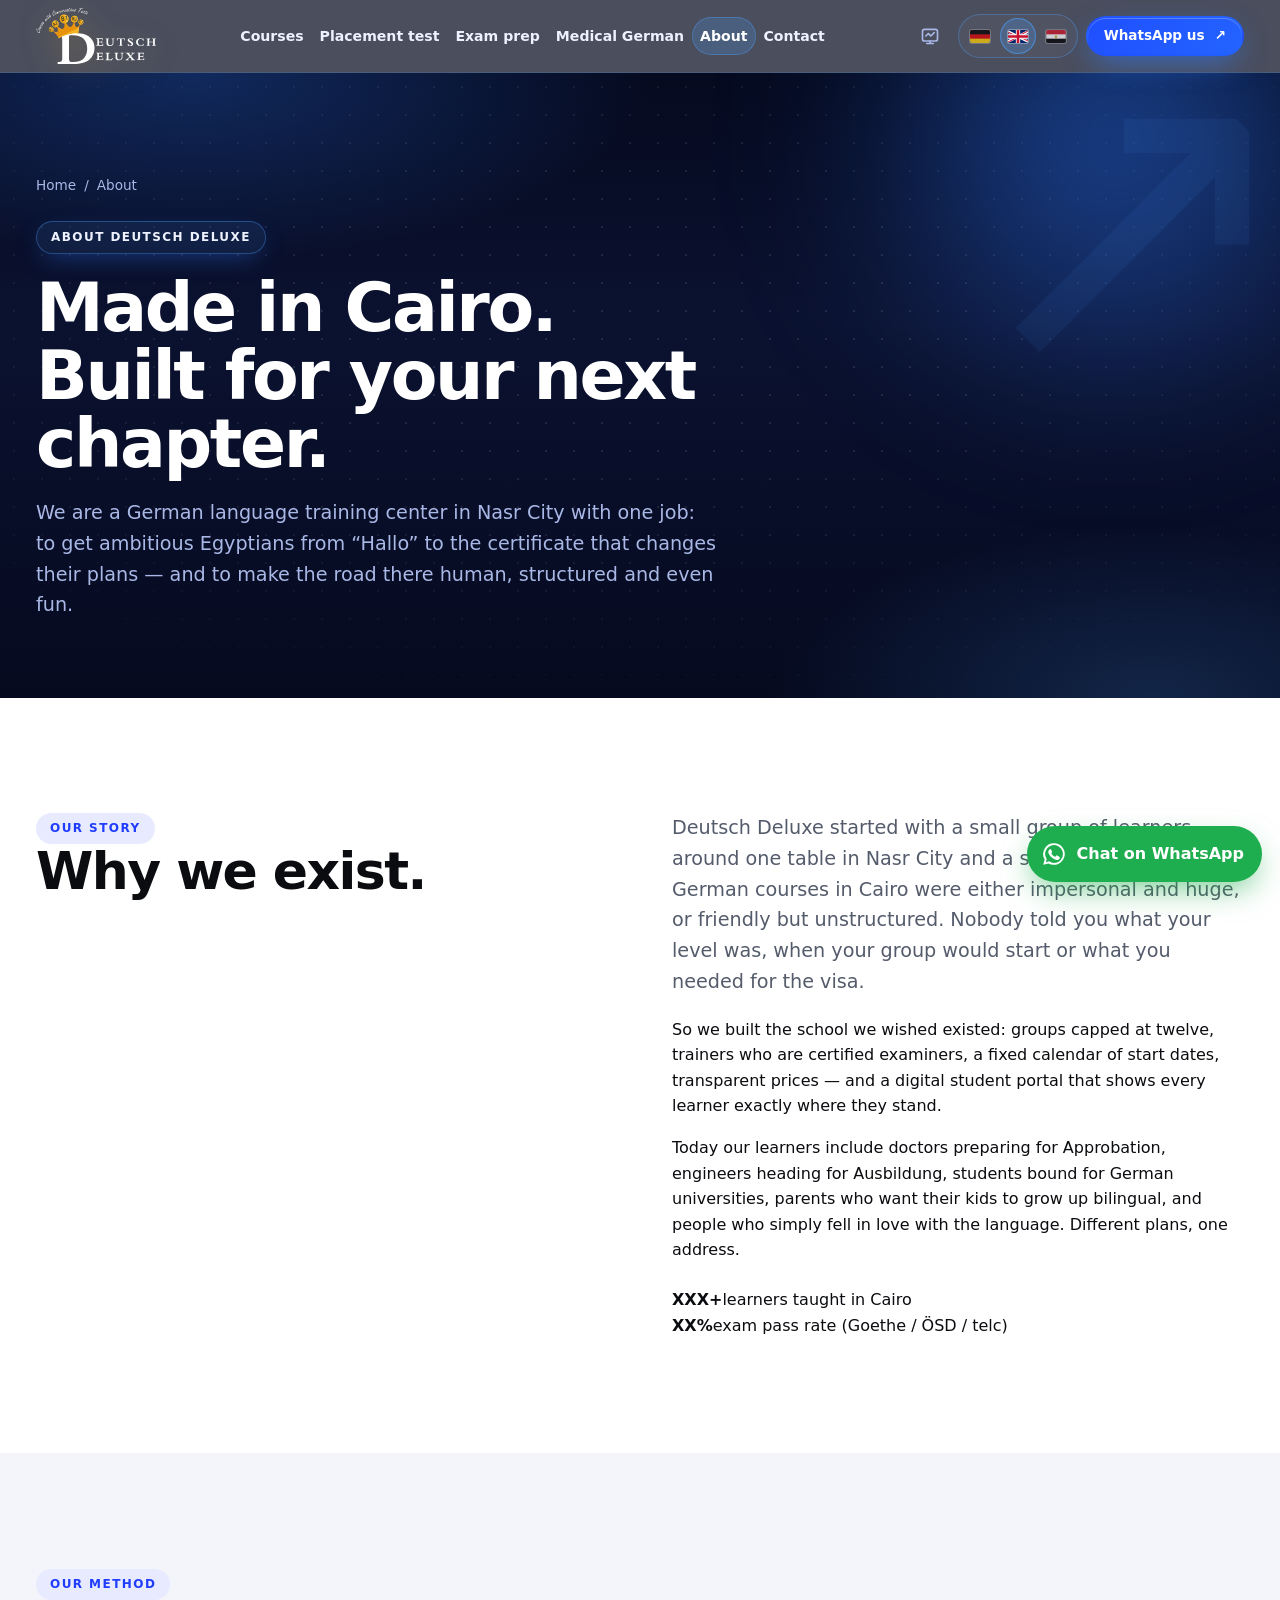
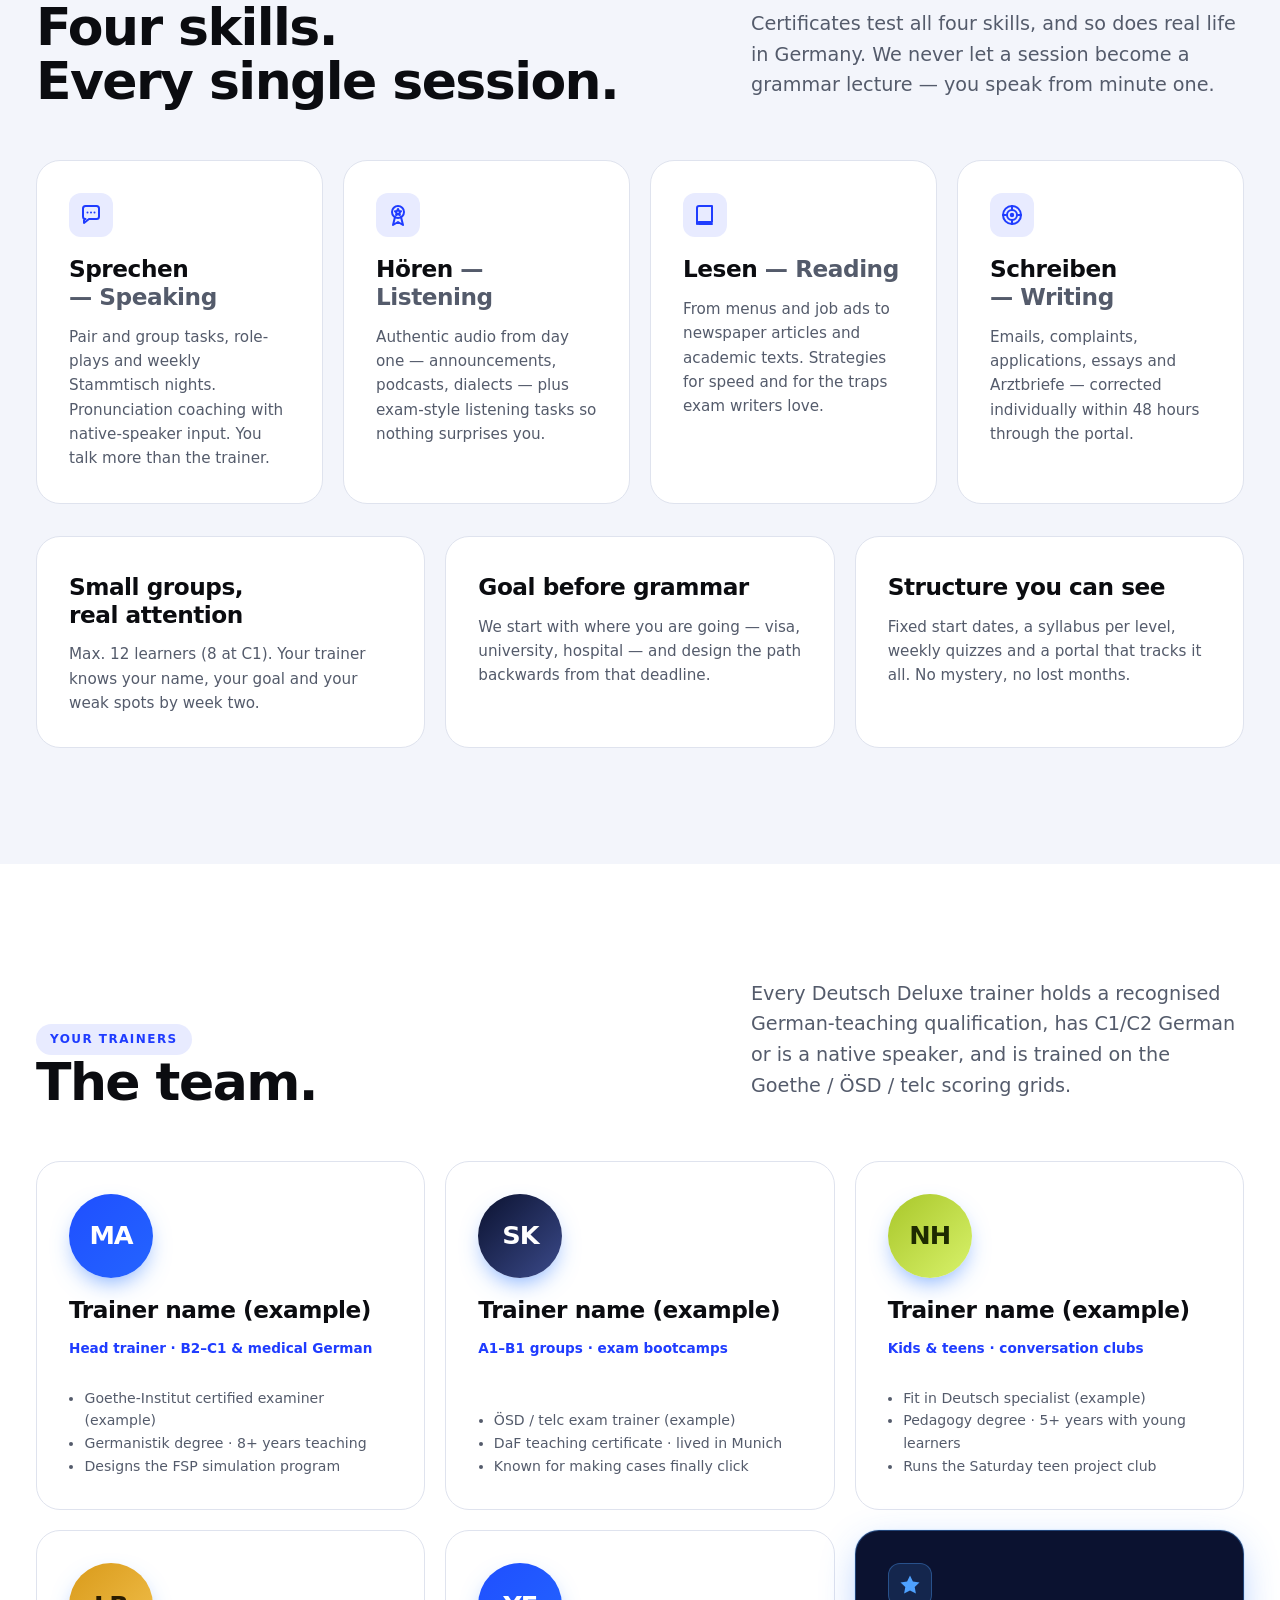
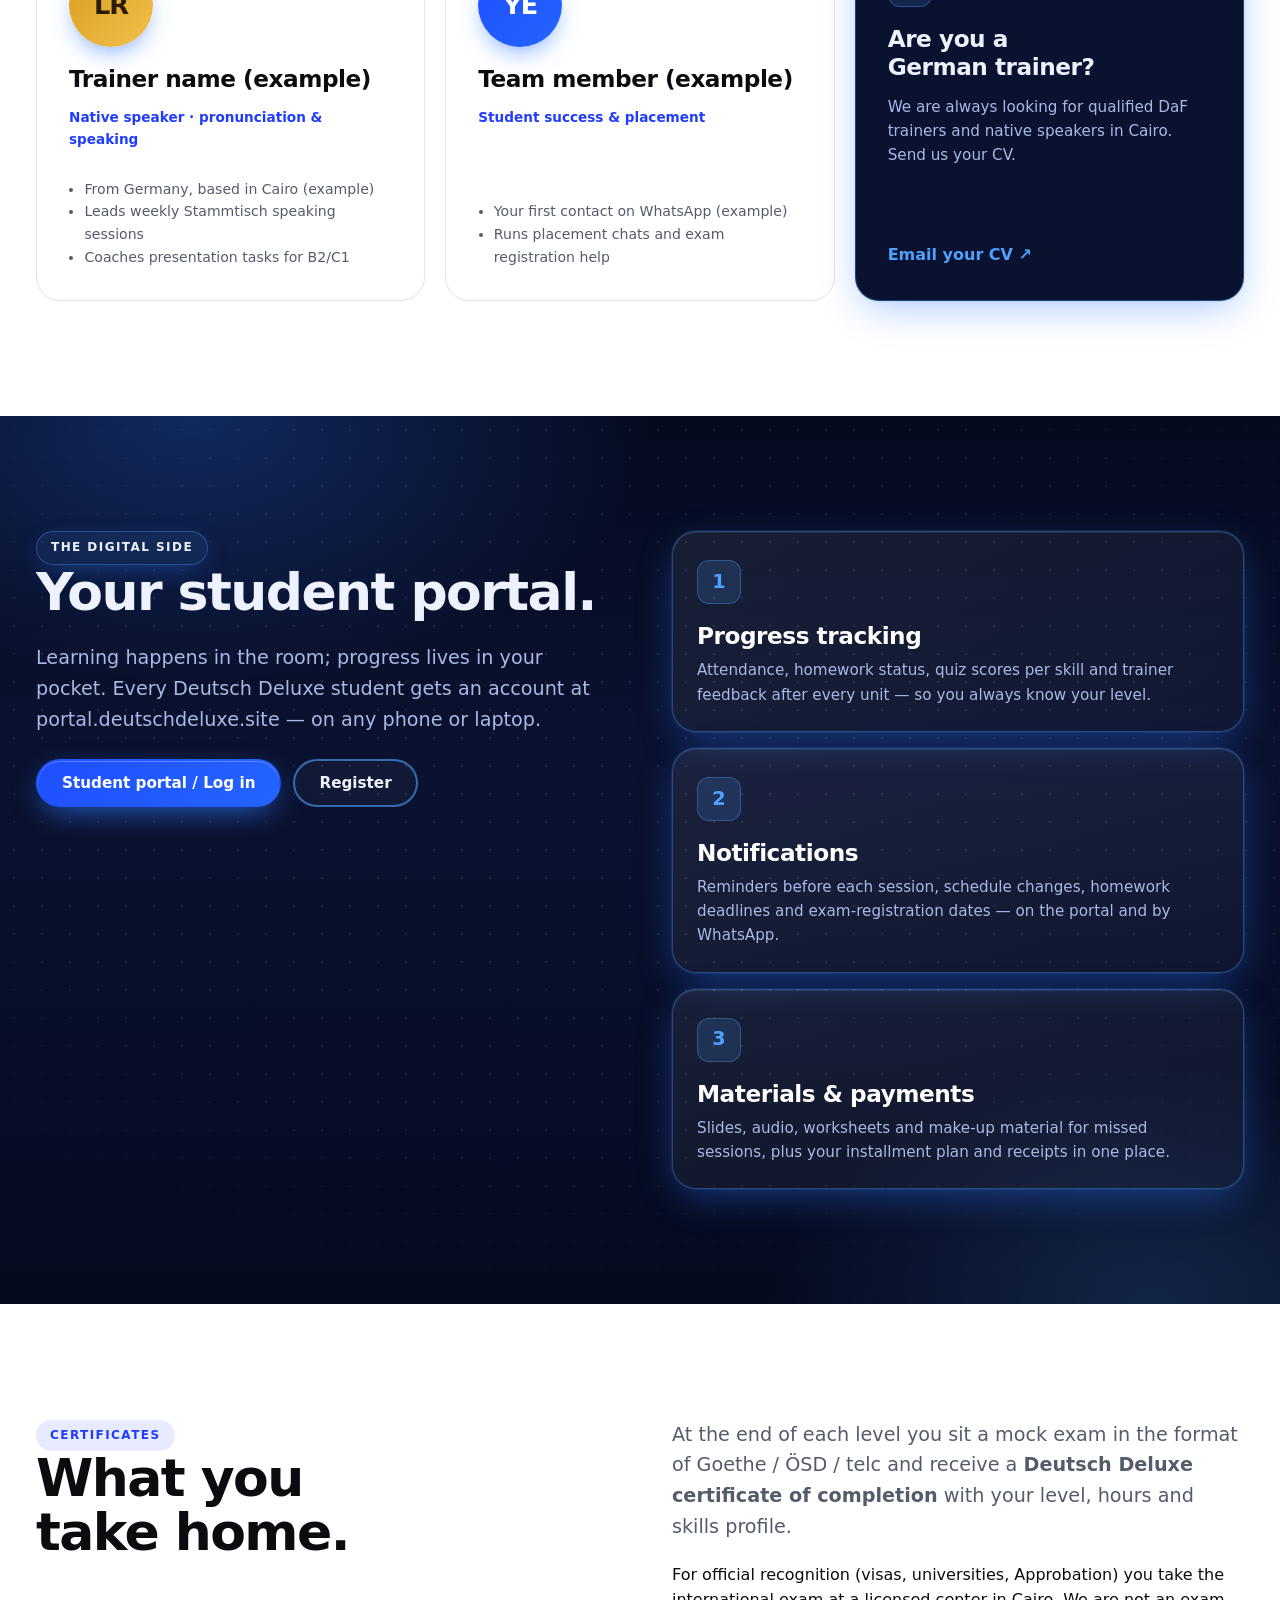
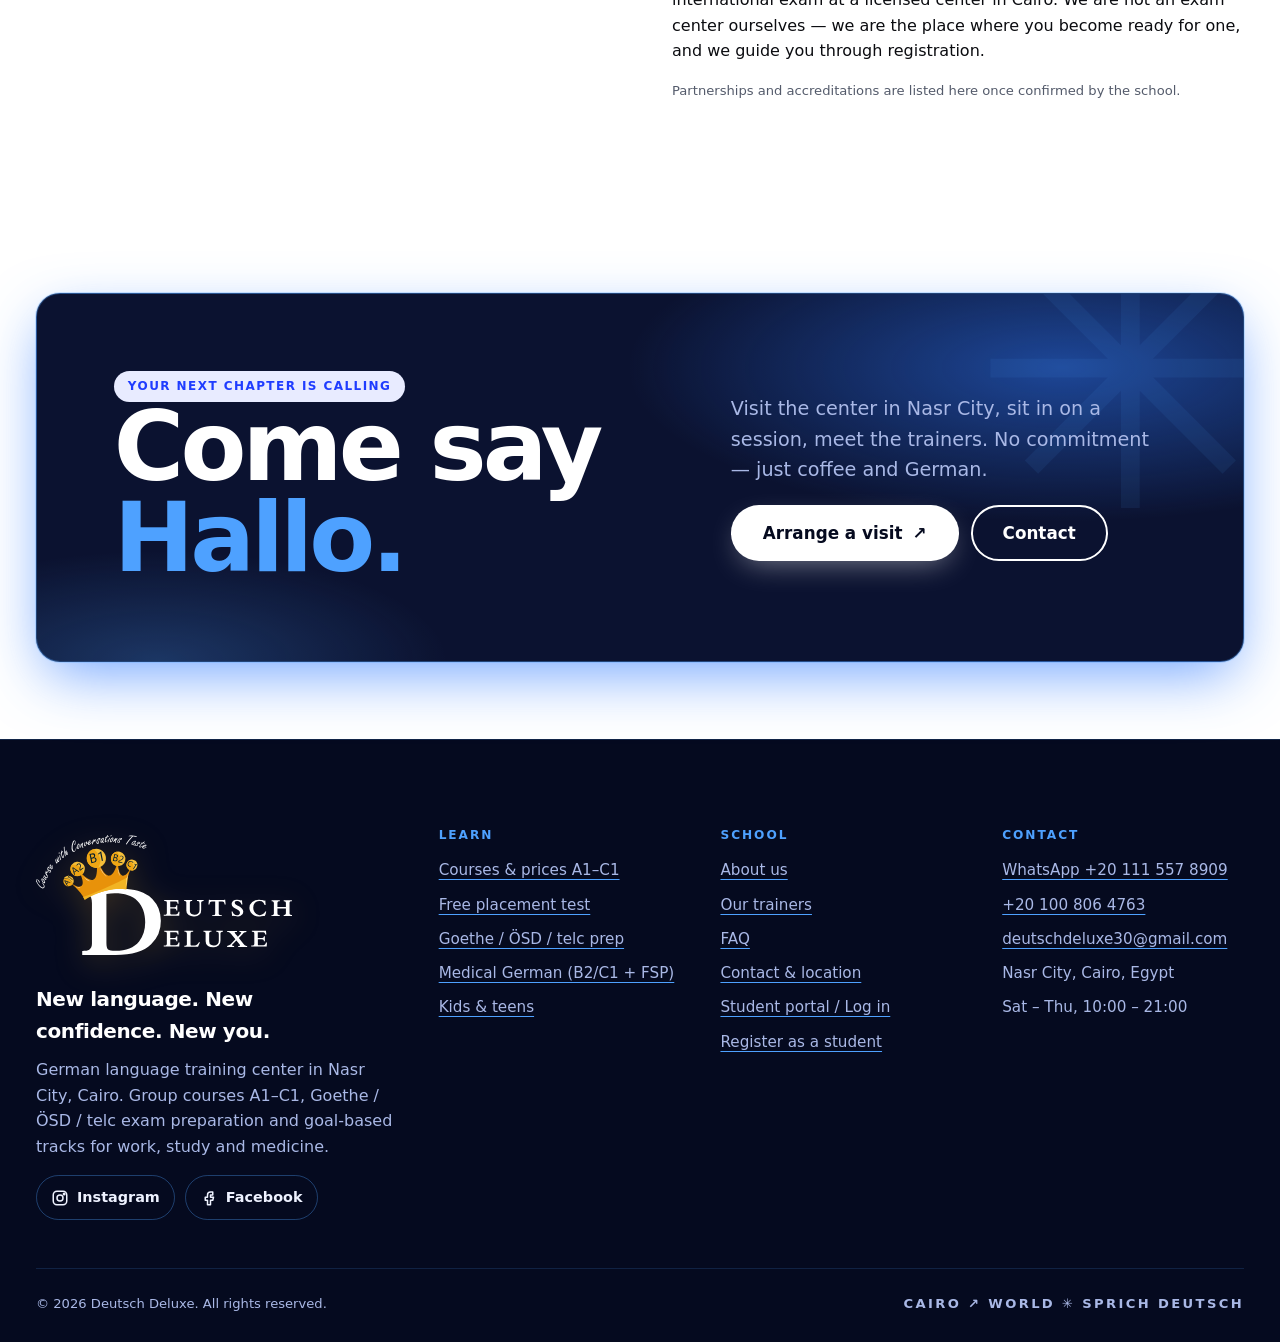
<file: about.html>
<!DOCTYPE html>
<html lang="en" dir="ltr">
<head>
<meta charset="utf-8">
<meta name="viewport" content="width=device-width, initial-scale=1">
<title data-i18n="meta.about.title">About Deutsch Deluxe — Trainers, Method &amp; Student Portal | Nasr City, Cairo</title>
<meta name="description" data-i18n-attr="content:meta.about.desc" content="Meet the Deutsch Deluxe team: certified German trainers, a four-skills method, small groups of max. 12 and a digital student portal with progress tracking, notifications and materials.">
<link rel="canonical" href="https://deutschdeluxe.site/about.html">
<meta name="theme-color" content="#050a1f">
<link rel="icon" href="favicon.svg" type="image/svg+xml">
<link rel="apple-touch-icon" href="apple-touch-icon.png">
<meta property="og:type" content="website">
<meta property="og:site_name" content="Deutsch Deluxe">
<meta property="og:title" content="About Deutsch Deluxe — made in Cairo, built for your next chapter">
<meta property="og:description" content="Meet the Deutsch Deluxe team: certified German trainers, a four-skills method, small groups of max. 12 and a digital student portal with progress tracking, notifications and materials.">
<meta property="og:url" content="https://deutschdeluxe.site/about.html">
<meta property="og:image" content="https://deutschdeluxe.site/og-image.png">
<meta property="og:image:width" content="1200">
<meta property="og:image:height" content="630">
<meta property="og:image:alt" content="Hallo! Deutsch Deluxe — German language center in Cairo">
<meta property="og:locale" content="en_US">
<meta property="og:locale:alternate" content="ar_EG">
<meta name="twitter:card" content="summary_large_image">
<meta name="twitter:title" content="About Deutsch Deluxe — made in Cairo, built for your next chapter">
<meta name="twitter:description" content="Meet the Deutsch Deluxe team: certified German trainers, a four-skills method, small groups of max. 12 and a digital student portal with progress tracking, notifications and materials.">
<meta name="twitter:image" content="https://deutschdeluxe.site/og-image.png">
<link rel="stylesheet" href="css/site.css?v=2026092702">
<script defer src="js/i18n.js?v=2026092702"></script>
<script defer src="js/i18n-de.js?v=2026092702"></script>
<script defer src="js/site.js?v=2026092702"></script>
<script type="application/ld+json">
{
    "@context": "https://schema.org",
    "@type": "BreadcrumbList",
    "itemListElement": [
        {
            "@type": "ListItem",
            "position": 1,
            "name": "Home",
            "item": "https://deutschdeluxe.site/"
        },
        {
            "@type": "ListItem",
            "position": 2,
            "name": "About",
            "item": "https://deutschdeluxe.site/about.html"
        }
    ]
}
</script>
<script type="application/ld+json">
{
    "@context": "https://schema.org",
    "@type": "AboutPage",
    "name": "About Deutsch Deluxe",
    "url": "https://deutschdeluxe.site/about.html",
    "about": {
        "@id": "https://deutschdeluxe.site/#org"
    }
}
</script>
</head>
<body>
<a class="skip" href="#main" data-i18n="nav.skip">Skip to content</a>

<svg width="0" height="0" class="visually-hidden" aria-hidden="true" focusable="false">
  <defs>
    <symbol id="i-wa" viewBox="0 0 24 24"><path fill="currentColor" d="M12 2a10 10 0 0 0-8.6 15.1L2 22l5-1.3A10 10 0 1 0 12 2Zm0 18.2a8.2 8.2 0 0 1-4.2-1.2l-.3-.2-3 .8.8-2.9-.2-.3A8.2 8.2 0 1 1 12 20.2Zm4.5-6.1c-.2-.1-1.5-.7-1.7-.8-.2-.1-.4-.1-.6.1l-.8 1c-.1.2-.3.2-.5.1a6.7 6.7 0 0 1-3.3-2.9c-.2-.4.2-.4.6-1.2.1-.2 0-.3 0-.5l-.8-1.8c-.2-.5-.4-.4-.6-.4h-.5a1 1 0 0 0-.7.3 3 3 0 0 0-.9 2.2 5.2 5.2 0 0 0 1.1 2.7 11.8 11.8 0 0 0 4.5 4c1.7.7 2.3.7 3.1.6a2.7 2.7 0 0 0 1.8-1.2 2.2 2.2 0 0 0 .1-1.3c0-.1-.2-.2-.4-.3Z"/></symbol>
    <symbol id="i-target" viewBox="0 0 24 24" fill="none" stroke="currentColor" stroke-width="2" stroke-linecap="round" stroke-linejoin="round"><circle cx="12" cy="12" r="9"/><circle cx="12" cy="12" r="5"/><circle cx="12" cy="12" r="1.2" fill="currentColor"/><path d="M12 3v3M12 18v3M3 12h3M18 12h3"/></symbol>
    <symbol id="i-chat" viewBox="0 0 24 24" fill="none" stroke="currentColor" stroke-width="2" stroke-linecap="round" stroke-linejoin="round"><path d="M4 5.5A2.5 2.5 0 0 1 6.5 3h11A2.5 2.5 0 0 1 20 5.5v8a2.5 2.5 0 0 1-2.5 2.5H10l-5 4v-4H6.5A2.5 2.5 0 0 1 4 13.5Z"/><path d="M8.5 9.5h.01M12 9.5h.01M15.5 9.5h.01"/></symbol>
    <symbol id="i-medal" viewBox="0 0 24 24" fill="none" stroke="currentColor" stroke-width="2" stroke-linecap="round" stroke-linejoin="round"><circle cx="12" cy="9" r="6"/><path d="m9 14-2 8 5-3 5 3-2-8"/><path d="m12 6 1 2 2 .3-1.5 1.4.4 2.3L12 11l-1.9 1 .4-2.3L9 8.3 11 8Z"/></symbol>
    <symbol id="i-chart" viewBox="0 0 24 24" fill="none" stroke="currentColor" stroke-width="2" stroke-linecap="round" stroke-linejoin="round"><path d="M4 20V10M10 20V4M16 20v-8M22 20H2"/><path d="m4 8 6-4 6 4 6-4"/></symbol>
    <symbol id="i-users" viewBox="0 0 24 24" fill="none" stroke="currentColor" stroke-width="2" stroke-linecap="round" stroke-linejoin="round"><circle cx="9" cy="8" r="3.5"/><path d="M2.5 20a6.5 6.5 0 0 1 13 0"/><circle cx="17" cy="9" r="2.6"/><path d="M15.5 14.2A5 5 0 0 1 21.5 19"/></symbol>
    <symbol id="i-shield" viewBox="0 0 24 24" fill="none" stroke="currentColor" stroke-width="2" stroke-linecap="round" stroke-linejoin="round"><path d="M12 3 4.5 6v5.5c0 4.3 3 8.1 7.5 9.5 4.5-1.4 7.5-5.2 7.5-9.5V6Z"/><path d="m9 12 2.2 2.2L15.5 10"/></symbol>
    <symbol id="i-cap" viewBox="0 0 24 24" fill="none" stroke="currentColor" stroke-width="2" stroke-linecap="round" stroke-linejoin="round"><path d="m2 9 10-5 10 5-10 5Z"/><path d="M6 11.5V16c0 1.5 3 3 6 3s6-1.5 6-3v-4.5"/><path d="M22 9v6"/></symbol>
    <symbol id="i-calendar" viewBox="0 0 24 24" fill="none" stroke="currentColor" stroke-width="2" stroke-linecap="round" stroke-linejoin="round"><rect x="3" y="5" width="18" height="16" rx="2.5"/><path d="M3 10h18M8 3v4M16 3v4"/></symbol>
    <symbol id="i-pin" viewBox="0 0 24 24" fill="none" stroke="currentColor" stroke-width="2" stroke-linecap="round" stroke-linejoin="round"><path d="M12 22s7-6.2 7-12a7 7 0 1 0-14 0c0 5.8 7 12 7 12Z"/><circle cx="12" cy="10" r="2.5"/></symbol>
    <symbol id="i-clock" viewBox="0 0 24 24" fill="none" stroke="currentColor" stroke-width="2" stroke-linecap="round" stroke-linejoin="round"><circle cx="12" cy="12" r="9"/><path d="M12 7v5l3 2"/></symbol>
    <symbol id="i-phone" viewBox="0 0 24 24" fill="none" stroke="currentColor" stroke-width="2" stroke-linecap="round" stroke-linejoin="round"><path d="M5 4h4l2 5-2.5 1.5a11 11 0 0 0 5 5L15 13l5 2v4a2 2 0 0 1-2 2A16 16 0 0 1 3 6a2 2 0 0 1 2-2Z"/></symbol>
    <symbol id="i-mail" viewBox="0 0 24 24" fill="none" stroke="currentColor" stroke-width="2" stroke-linecap="round" stroke-linejoin="round"><rect x="3" y="5" width="18" height="14" rx="2.5"/><path d="m3 7 9 6 9-6"/></symbol>
    <symbol id="i-insta" viewBox="0 0 24 24" fill="none" stroke="currentColor" stroke-width="2" stroke-linecap="round" stroke-linejoin="round"><rect x="3" y="3" width="18" height="18" rx="5"/><circle cx="12" cy="12" r="4"/><circle cx="17.5" cy="6.5" r="1" fill="currentColor"/></symbol>
    <symbol id="i-fb" viewBox="0 0 24 24" fill="none" stroke="currentColor" stroke-width="2" stroke-linecap="round" stroke-linejoin="round"><path d="M14 8h3V4h-3a4 4 0 0 0-4 4v3H7v4h3v6h4v-6h3l1-4h-4V8Z"/></symbol>
    <symbol id="i-globe" viewBox="0 0 24 24" fill="none" stroke="currentColor" stroke-width="2" stroke-linecap="round" stroke-linejoin="round"><circle cx="12" cy="12" r="9"/><path d="M3 12h18M12 3a14 14 0 0 1 0 18M12 3a14 14 0 0 0 0 18"/></symbol>
    <symbol id="i-up" viewBox="0 0 24 24" fill="none" stroke="currentColor" stroke-width="2.2" stroke-linecap="round" stroke-linejoin="round"><path d="M12 19V5M5 12l7-7 7 7"/></symbol>
    <symbol id="i-heart" viewBox="0 0 24 24"><path fill="currentColor" d="M12 21s-7.5-4.6-9.5-9.3C1 8 3.6 4.5 7 4.5c2 0 3.6 1.1 5 3 1.4-1.9 3-3 5-3 3.4 0 6 3.5 4.5 7.2C19.5 16.4 12 21 12 21Z"/></symbol>
    <symbol id="i-user" viewBox="0 0 24 24" fill="none" stroke="currentColor" stroke-width="2" stroke-linecap="round" stroke-linejoin="round"><circle cx="12" cy="8" r="4"/><path d="M4 21a8 8 0 0 1 16 0"/></symbol>
    <symbol id="i-arrow" viewBox="0 0 24 24" fill="none" stroke="currentColor" stroke-width="2" stroke-linecap="round" stroke-linejoin="round"><path d="M5 12h14M13 6l6 6-6 6"/></symbol>
    <symbol id="i-star" viewBox="0 0 24 24"><path fill="currentColor" d="m12 2.5 2.9 6 6.6.9-4.8 4.6 1.2 6.5L12 17.4l-5.9 3.1 1.2-6.5L2.5 9.4l6.6-.9Z"/></symbol>
    <symbol id="i-portal" viewBox="0 0 24 24" fill="none" stroke="currentColor" stroke-width="2" stroke-linecap="round" stroke-linejoin="round"><rect x="3" y="4" width="18" height="14" rx="2.5"/><path d="M8 21h8M12 18v3M7 12l3-3 3 3 4-4"/></symbol>
    <symbol id="i-cross" viewBox="0 0 24 24" fill="none" stroke="currentColor" stroke-width="2" stroke-linecap="round" stroke-linejoin="round"><path d="M9 3h6v6h6v6h-6v6H9v-6H3V9h6Z"/></symbol>
    <symbol id="i-plane" viewBox="0 0 24 24" fill="none" stroke="currentColor" stroke-width="2" stroke-linecap="round" stroke-linejoin="round"><path d="M21 3 3 10l7 3 3 7 8-17Z"/><path d="m10 13 4-4"/></symbol>
    <symbol id="i-kids" viewBox="0 0 24 24" fill="none" stroke="currentColor" stroke-width="2" stroke-linecap="round" stroke-linejoin="round"><circle cx="12" cy="12" r="9"/><path d="M8.5 10h.01M15.5 10h.01M8.5 14.5s1.2 2 3.5 2 3.5-2 3.5-2"/></symbol>
    <symbol id="i-book" viewBox="0 0 24 24" fill="none" stroke="currentColor" stroke-width="2" stroke-linecap="round" stroke-linejoin="round"><path d="M4 5a2 2 0 0 1 2-2h13v16H6a2 2 0 0 0-2 2Z"/><path d="M4 19a2 2 0 0 0 2 2h13"/></symbol>
    <symbol id="i-briefcase" viewBox="0 0 24 24" fill="none" stroke="currentColor" stroke-width="2" stroke-linecap="round" stroke-linejoin="round"><rect x="3" y="7" width="18" height="13" rx="2.5"/><path d="M9 7V5a2 2 0 0 1 2-2h2a2 2 0 0 1 2 2v2M3 12h18"/></symbol>
  </defs>
</svg>

<header class="site-header" id="top">
  <div class="container">
    <a class="brand" href="index.html" aria-label="Deutsch Deluxe — home" data-i18n-attr="aria-label:brand.home">
      <img class="logo" src="img/logo/logo-white.svg" width="281" height="132" alt="Deutsch Deluxe — Course with Conversations Taste">
    </a>
    <nav class="nav" aria-label="Main" data-i18n-attr="aria-label:nav.main">
      <a href="courses.html" data-i18n="nav.courses">Courses</a>
      <a href="placement-test.html" data-i18n="nav.placement">Placement test</a>
      <a href="exams.html" data-i18n="nav.exams">Exam prep</a>
      <a href="exams.html#medical" data-i18n="nav.medical">Medical German</a>
      <a href="about.html" data-i18n="nav.about">About</a>
      <a href="contact.html" data-i18n="nav.contact">Contact</a>
    </nav>
    <div class="header-actions">
      <a class="portal-link" href="https://portal.deutschdeluxe.site"><svg class="ico" aria-hidden="true"><use href="#i-portal"/></svg><span data-i18n="nav.portal">Student portal</span></a>
      <div class="lang-switch" role="group" aria-label="Language · Sprache · اللغة"><button class="lang-opt" type="button" data-lang="de" lang="de" aria-pressed="false" aria-label="Deutsch" title="Deutsch"><img src="img/flags/de.svg" alt="" width="20" height="12"><span aria-hidden="true">DE</span></button><button class="lang-opt" type="button" data-lang="en" lang="en" aria-pressed="true" aria-label="English" title="English"><img src="img/flags/gb.svg" alt="" width="20" height="12"><span aria-hidden="true">EN</span></button><button class="lang-opt" type="button" data-lang="ar" lang="ar" aria-pressed="false" aria-label="العربية" title="العربية"><img src="img/flags/eg.svg" alt="" width="20" height="12"><span aria-hidden="true">عربي</span></button></div>
      <a class="btn btn-neon btn-sm header-cta" data-wa="general" href="https://wa.me/201115578909" data-i18n="nav.cta">WhatsApp us <span class="arrow">↗</span></a>
      <button class="menu-btn" type="button" aria-expanded="false" aria-controls="mobile-nav" aria-label="Menu" data-i18n-attr="aria-label:nav.menu"><span></span></button>
    </div>
  </div>
</header>
<div class="mobile-nav" id="mobile-nav" aria-label="Mobile menu">
  <div class="container">
    <a class="item" href="index.html"><span data-i18n="nav.home">Home</span><svg class="ico" aria-hidden="true"><use href="#i-arrow"/></svg></a>
    <a class="item" href="courses.html"><span data-i18n="nav.courses">Courses</span><svg class="ico" aria-hidden="true"><use href="#i-arrow"/></svg></a>
    <a class="item" href="placement-test.html"><span data-i18n="nav.placement">Placement test</span><svg class="ico" aria-hidden="true"><use href="#i-arrow"/></svg></a>
    <a class="item" href="exams.html"><span data-i18n="nav.exams">Exam prep</span><svg class="ico" aria-hidden="true"><use href="#i-arrow"/></svg></a>
    <a class="item" href="exams.html#medical"><span data-i18n="nav.medical">Medical German</span><svg class="ico" aria-hidden="true"><use href="#i-arrow"/></svg></a>
    <a class="item" href="about.html"><span data-i18n="nav.about">About</span><svg class="ico" aria-hidden="true"><use href="#i-arrow"/></svg></a>
    <a class="item" href="contact.html"><span data-i18n="nav.contact">Contact</span><svg class="ico" aria-hidden="true"><use href="#i-arrow"/></svg></a>
    <div class="mobile-actions">
      <a class="btn btn-neon" data-wa="general" href="https://wa.me/201115578909" data-i18n="nav.cta">WhatsApp us <span class="arrow">↗</span></a>
      <a class="btn btn-outline" href="https://portal.deutschdeluxe.site" data-i18n="nav.portalLogin">Student portal / Log in</a>
      <a class="btn btn-outline" href="https://portal.deutschdeluxe.site/register" data-i18n="nav.register">Register</a>
    </div>
    <div class="mobile-meta">
      <span data-i18n="footer.addr">Nasr City, Cairo, Egypt</span>
      <a class="ltr" href="tel:+201008064763">+20 100 806 4763</a>
    </div>
  </div>
</div>
<main id="main">

  <section class="page-hero night"><span class="blob" aria-hidden="true"></span>
    <div class="container">
      <span class="glyph-bg" aria-hidden="true">↗</span>
      <nav class="breadcrumb" aria-label="Breadcrumb"><a href="index.html" data-i18n="nav.home">Home</a><span aria-hidden="true">/</span><span data-i18n="nav.about">About</span></nav>
      <span class="label mt-20" data-i18n="ab.eyebrow">About Deutsch Deluxe</span>
      <h1 class="h1" data-i18n="ab.title">Made in Cairo.<br>Built for your next chapter.</h1>
      <p class="lead" data-i18n="ab.lead">We are a German language training center in Nasr City with one job: to get ambitious Egyptians from “Hallo” to the certificate that changes their plans — and to make the road there human, structured and even fun.</p>
    </div>
  </section>

  <!-- ============================== STORY ============================== -->
  <section class="section" id="story">
    <div class="container">
      <div class="two-col">
        <div>
          <span class="label" data-i18n="ab.storyEyebrow">Our story</span>
          <h2 class="h2" data-i18n="ab.storyTitle">Why we exist.</h2>
        </div>
        <div class="stack">
          <!-- PLACEHOLDER: replace with real data (founding story, year, founder) -->
          <p class="lead" data-i18n="ab.s1">Deutsch Deluxe started with a small group of learners around one table in Nasr City and a simple frustration: German courses in Cairo were either impersonal and huge, or friendly but unstructured. Nobody told you what your level was, when your group would start or what you needed for the visa.</p>
          <p data-i18n="ab.s2">So we built the school we wished existed: groups capped at twelve, trainers who are certified examiners, a fixed calendar of start dates, transparent prices — and a digital student portal that shows every learner exactly where they stand.</p>
          <p data-i18n="ab.s3">Today our learners include doctors preparing for Approbation, engineers heading for Ausbildung, students bound for German universities, parents who want their kids to grow up bilingual, and people who simply fell in love with the language. Different plans, one address.</p>
          <div class="stats mt-20">
            <!-- PLACEHOLDER: replace with real data -->
            <div class="stat"><b>XXX+</b><span data-i18n="stats.students">learners taught in Cairo</span></div>
            <div class="stat"><b>XX%</b><span data-i18n="stats.pass">exam pass rate (Goethe / ÖSD / telc)</span></div>
          </div>
        </div>
      </div>
    </div>
  </section>

  <!-- ============================== METHOD ============================== -->
  <section class="section section-off" id="method">
    <div class="container">
      <div class="section-head split">
        <div>
          <span class="label" data-i18n="ab.methodEyebrow">Our method</span>
          <h2 class="h2" data-i18n="ab.methodTitle">Four skills.<br>Every single session.</h2>
        </div>
        <p class="lead" data-i18n="ab.methodLead">Certificates test all four skills, and so does real life in Germany. We never let a session become a grammar lecture — you speak from minute one.</p>
      </div>
      <div class="grid grid-4">
        <article class="card">
          <span class="c-ico" aria-hidden="true"><svg><use href="#i-chat"/></svg></span>
          <h3 class="h3">Sprechen <span class="muted" data-i18n="ab.m1.t">— Speaking</span></h3>
          <p data-i18n="ab.m1.b">Pair and group tasks, role-plays and weekly Stammtisch nights. Pronunciation coaching with native-speaker input. You talk more than the trainer.</p>
        </article>
        <article class="card">
          <span class="c-ico" aria-hidden="true"><svg><use href="#i-medal"/></svg></span>
          <h3 class="h3">Hören <span class="muted" data-i18n="ab.m2.t">— Listening</span></h3>
          <p data-i18n="ab.m2.b">Authentic audio from day one — announcements, podcasts, dialects — plus exam-style listening tasks so nothing surprises you.</p>
        </article>
        <article class="card">
          <span class="c-ico" aria-hidden="true"><svg><use href="#i-book"/></svg></span>
          <h3 class="h3">Lesen <span class="muted" data-i18n="ab.m3.t">— Reading</span></h3>
          <p data-i18n="ab.m3.b">From menus and job ads to newspaper articles and academic texts. Strategies for speed and for the traps exam writers love.</p>
        </article>
        <article class="card">
          <span class="c-ico" aria-hidden="true"><svg><use href="#i-target"/></svg></span>
          <h3 class="h3">Schreiben <span class="muted" data-i18n="ab.m4.t">— Writing</span></h3>
          <p data-i18n="ab.m4.b">Emails, complaints, applications, essays and Arztbriefe — corrected individually within 48 hours through the portal.</p>
        </article>
      </div>
      <div class="grid grid-3 mt-32">
        <div class="card">
          <h3 class="h3" data-i18n="ab.v1.t">Small groups, real attention</h3>
          <p data-i18n="ab.v1.b">Max. 12 learners (8 at C1). Your trainer knows your name, your goal and your weak spots by week two.</p>
        </div>
        <div class="card">
          <h3 class="h3" data-i18n="ab.v2.t">Goal before grammar</h3>
          <p data-i18n="ab.v2.b">We start with where you are going — visa, university, hospital — and design the path backwards from that deadline.</p>
        </div>
        <div class="card">
          <h3 class="h3" data-i18n="ab.v3.t">Structure you can see</h3>
          <p data-i18n="ab.v3.b">Fixed start dates, a syllabus per level, weekly quizzes and a portal that tracks it all. No mystery, no lost months.</p>
        </div>
      </div>
    </div>
  </section>

  <!-- ============================== TEACHERS ============================== -->
  <section class="section" id="teachers">
    <div class="container">
      <div class="section-head split">
        <div>
          <span class="label" data-i18n="teachers.eyebrow">Your trainers</span>
          <h2 class="h2" data-i18n="ab.teamTitle">The team.</h2>
        </div>
        <p class="lead" data-i18n="ab.teamLead">Every Deutsch Deluxe trainer holds a recognised German-teaching qualification, has C1/C2 German or is a native speaker, and is trained on the Goethe / ÖSD / telc scoring grids.</p>
      </div>
      <!-- PLACEHOLDER: replace with real data (names, photos, qualifications). Replace the .avatar div with <img class="avatar" src="..." alt="Name, role"> -->
      <div class="grid grid-3">
        <article class="card teacher">
          <div class="avatar" aria-hidden="true">MA</div>
          <h3 class="h3" data-i18n="teachers.t1.name">Trainer name (example)</h3>
          <p class="role" data-i18n="teachers.t1.role">Head trainer · B2–C1 &amp; medical German</p>
          <ul>
            <li data-i18n="teachers.t1.q1">Goethe-Institut certified examiner (example)</li>
            <li data-i18n="teachers.t1.q2">Germanistik degree · 8+ years teaching</li>
            <li data-i18n="teachers.t1.q3">Designs the FSP simulation program</li>
          </ul>
        </article>
        <article class="card teacher">
          <div class="avatar v2" aria-hidden="true">SK</div>
          <h3 class="h3" data-i18n="teachers.t2.name">Trainer name (example)</h3>
          <p class="role" data-i18n="teachers.t2.role">A1–B1 groups · exam bootcamps</p>
          <ul>
            <li data-i18n="teachers.t2.q1">ÖSD / telc exam trainer (example)</li>
            <li data-i18n="teachers.t2.q2">DaF teaching certificate · lived in Munich</li>
            <li data-i18n="teachers.t2.q3">Known for making cases finally click</li>
          </ul>
        </article>
        <article class="card teacher">
          <div class="avatar v3" aria-hidden="true">NH</div>
          <h3 class="h3" data-i18n="teachers.t3.name">Trainer name (example)</h3>
          <p class="role" data-i18n="teachers.t3.role">Kids &amp; teens · conversation clubs</p>
          <ul>
            <li data-i18n="teachers.t3.q1">Fit in Deutsch specialist (example)</li>
            <li data-i18n="teachers.t3.q2">Pedagogy degree · 5+ years with young learners</li>
            <li data-i18n="teachers.t3.q3">Runs the Saturday teen project club</li>
          </ul>
        </article>
        <article class="card teacher">
          <div class="avatar v4" aria-hidden="true">LR</div>
          <h3 class="h3" data-i18n="teachers.t4.name">Trainer name (example)</h3>
          <p class="role" data-i18n="teachers.t4.role">Native speaker · pronunciation &amp; speaking</p>
          <ul>
            <li data-i18n="teachers.t4.q1">From Germany, based in Cairo (example)</li>
            <li data-i18n="teachers.t4.q2">Leads weekly Stammtisch speaking sessions</li>
            <li data-i18n="teachers.t4.q3">Coaches presentation tasks for B2/C1</li>
          </ul>
        </article>
        <article class="card teacher">
          <div class="avatar" aria-hidden="true">YE</div>
          <h3 class="h3" data-i18n="teachers.t5.name">Team member (example)</h3>
          <p class="role" data-i18n="teachers.t5.role">Student success &amp; placement</p>
          <ul>
            <li data-i18n="teachers.t5.q1">Your first contact on WhatsApp (example)</li>
            <li data-i18n="teachers.t5.q2">Runs placement chats and exam registration help</li>
          </ul>
        </article>
        <article class="card featured">
          <span class="c-ico" aria-hidden="true"><svg><use href="#i-star"/></svg></span>
          <h3 class="h3" data-i18n="ab.joinTitle">Are you a German trainer?</h3>
          <p data-i18n="ab.joinBody">We are always looking for qualified DaF trainers and native speakers in Cairo. Send us your CV.</p>
          <a class="card-link" href="mailto:deutschdeluxe30@gmail.com?subject=Trainer%20application" data-i18n="ab.joinCta">Email your CV ↗</a>
        </article>
      </div>
    </div>
  </section>

  <!-- ============================== PORTAL ============================== -->
  <section class="section night" id="portal">
    <div class="container">
      <div class="two-col">
        <div>
          <span class="label" data-i18n="ab.portalEyebrow">The digital side</span>
          <h2 class="h2" data-i18n="ab.portalTitle">Your student portal.</h2>
          <p class="lead mt-20" data-i18n="ab.portalLead">Learning happens in the room; progress lives in your pocket. Every Deutsch Deluxe student gets an account at portal.deutschdeluxe.site — on any phone or laptop.</p>
          <div class="btn-row mt-20">
            <a class="btn btn-neon" href="https://portal.deutschdeluxe.site" data-i18n="nav.portalLogin">Student portal / Log in</a>
            <a class="btn btn-outline" href="https://portal.deutschdeluxe.site/register" data-i18n="nav.register">Register</a>
          </div>
        </div>
        <div class="steps">
          <div class="step">
            <h3 class="h3" data-i18n="ab.p1.t">Progress tracking</h3>
            <p data-i18n="ab.p1.b">Attendance, homework status, quiz scores per skill and trainer feedback after every unit — so you always know your level.</p>
          </div>
          <div class="step">
            <h3 class="h3" data-i18n="ab.p2.t">Notifications</h3>
            <p data-i18n="ab.p2.b">Reminders before each session, schedule changes, homework deadlines and exam-registration dates — on the portal and by WhatsApp.</p>
          </div>
          <div class="step">
            <h3 class="h3" data-i18n="ab.p3.t">Materials &amp; payments</h3>
            <p data-i18n="ab.p3.b">Slides, audio, worksheets and make-up material for missed sessions, plus your installment plan and receipts in one place.</p>
          </div>
        </div>
      </div>
    </div>
  </section>

  <!-- ============================== CERTIFICATES ============================== -->
  <section class="section" id="certificates">
    <div class="container">
      <div class="two-col">
        <div>
          <span class="label" data-i18n="ab.certEyebrow">Certificates</span>
          <h2 class="h2" data-i18n="ab.certTitle">What you take home.</h2>
        </div>
        <div class="stack">
          <p class="lead" data-i18n="ab.c1">At the end of each level you sit a mock exam in the format of Goethe / ÖSD / telc and receive a <strong>Deutsch Deluxe certificate of completion</strong> with your level, hours and skills profile.</p>
          <p data-i18n="ab.c2">For official recognition (visas, universities, Approbation) you take the international exam at a licensed center in Cairo. We are not an exam center ourselves — we are the place where you become ready for one, and we guide you through registration.</p>
          <!-- PLACEHOLDER: replace with real data (partnerships, accreditations, licence numbers) -->
          <p class="form-note" data-i18n="ab.c3">Partnerships and accreditations are listed here once confirmed by the school.</p>
        </div>
      </div>
    </div>
  </section>

  <section class="section-tight">
    <div class="container">
      <div class="cta-band">
        <span class="glyph-bg" aria-hidden="true">✳</span>
        <div>
          <span class="label" data-i18n="cta.eyebrow">Your next chapter is calling</span>
          <h2 class="display" data-i18n="ab.ctaTitle">Come say<br><span>Hallo.</span></h2>
        </div>
        <div>
          <p class="lead" data-i18n="ab.ctaLead">Visit the center in Nasr City, sit in on a session, meet the trainers. No commitment — just coffee and German.</p>
          <div class="btn-row">
            <a class="btn btn-white btn-lg" data-wa="visit" href="https://wa.me/201115578909" data-i18n="ab.ctaBtn">Arrange a visit <span class="arrow">↗</span></a>
            <a class="btn btn-outline btn-lg" href="contact.html" data-i18n="nav.contact">Contact</a>
          </div>
        </div>
      </div>
    </div>
  </section>

</main>

<footer class="site-footer">
  <div class="container">
    <div class="footer-grid">
      <div>
        <a class="brand lg" href="index.html" aria-label="Deutsch Deluxe — home" data-i18n-attr="aria-label:brand.home">
          <img class="logo" src="img/logo/logo-white.svg" width="281" height="132" alt="Deutsch Deluxe — Course with Conversations Taste">
        </a>
        <p class="footer-tag" data-i18n="footer.tag">New language. New confidence. New you.</p>
        <p class="muted" data-i18n="footer.about">German language training center in Nasr City, Cairo. Group courses A1–C1, Goethe / ÖSD / telc exam preparation and goal-based tracks for work, study and medicine.</p>
        <div class="socials">
          <a href="https://www.instagram.com/deutschdeluxe/" target="_blank" rel="noopener noreferrer"><svg class="ico" aria-hidden="true"><use href="#i-insta"/></svg>Instagram</a>
          <a href="https://www.facebook.com/DeutschDeluxeCairo/" target="_blank" rel="noopener noreferrer"><svg class="ico" aria-hidden="true"><use href="#i-fb"/></svg>Facebook</a>
        </div>
      </div>
      <div>
        <h4 data-i18n="footer.learn">Learn</h4>
        <ul>
          <li><a href="courses.html" data-i18n="footer.l1">Courses &amp; prices A1–C1</a></li>
          <li><a href="placement-test.html" data-i18n="footer.l2">Free placement test</a></li>
          <li><a href="exams.html" data-i18n="footer.l3">Goethe / ÖSD / telc prep</a></li>
          <li><a href="exams.html#medical" data-i18n="footer.l4">Medical German (B2/C1 + FSP)</a></li>
          <li><a href="courses.html#kids" data-i18n="footer.l5">Kids &amp; teens</a></li>
        </ul>
      </div>
      <div>
        <h4 data-i18n="footer.school">School</h4>
        <ul>
          <li><a href="about.html" data-i18n="footer.s1">About us</a></li>
          <li><a href="about.html#teachers" data-i18n="footer.s2">Our trainers</a></li>
          <li><a href="index.html#faq" data-i18n="footer.s3">FAQ</a></li>
          <li><a href="contact.html" data-i18n="footer.s4">Contact &amp; location</a></li>
          <li><a href="https://portal.deutschdeluxe.site" data-i18n="nav.portalLogin">Student portal / Log in</a></li>
          <li><a href="https://portal.deutschdeluxe.site/register" data-i18n="footer.register">Register as a student</a></li>
        </ul>
      </div>
      <div>
        <h4 data-i18n="footer.contact">Contact</h4>
        <ul>
          <li><a data-wa="general" href="https://wa.me/201115578909" class="ltr">WhatsApp +20 111 557 8909</a></li>
          <li><a href="tel:+201008064763" class="ltr">+20 100 806 4763</a></li>
          <li><a href="mailto:deutschdeluxe30@gmail.com">deutschdeluxe30@gmail.com</a></li>
          <li><span data-i18n="footer.addr">Nasr City, Cairo, Egypt</span></li>
          <li><span data-i18n="footer.hours">Sat – Thu, 10:00 – 21:00</span></li>
        </ul>
      </div>
    </div>
    <div class="footer-bottom">
      <span>© <span data-year>2026</span> Deutsch Deluxe. <span data-i18n="footer.rights">All rights reserved.</span></span>
      <span class="glyph-line" aria-hidden="true">CAIRO ↗ WORLD ✳ SPRICH DEUTSCH</span>
    </div>
  </div>
</footer>

<a class="wa-float" data-wa="general" href="https://wa.me/201115578909" aria-label="Chat with us on WhatsApp" data-i18n-attr="aria-label:wa.floatLabel">
  <svg aria-hidden="true"><use href="#i-wa"/></svg>
  <span class="wa-text" data-i18n="wa.float">Chat on WhatsApp</span>
</a>
<button class="to-top" type="button" aria-label="Back to top" data-i18n-attr="aria-label:nav.top"><svg aria-hidden="true"><use href="#i-up"/></svg></button>
</body>
</html>
</file>
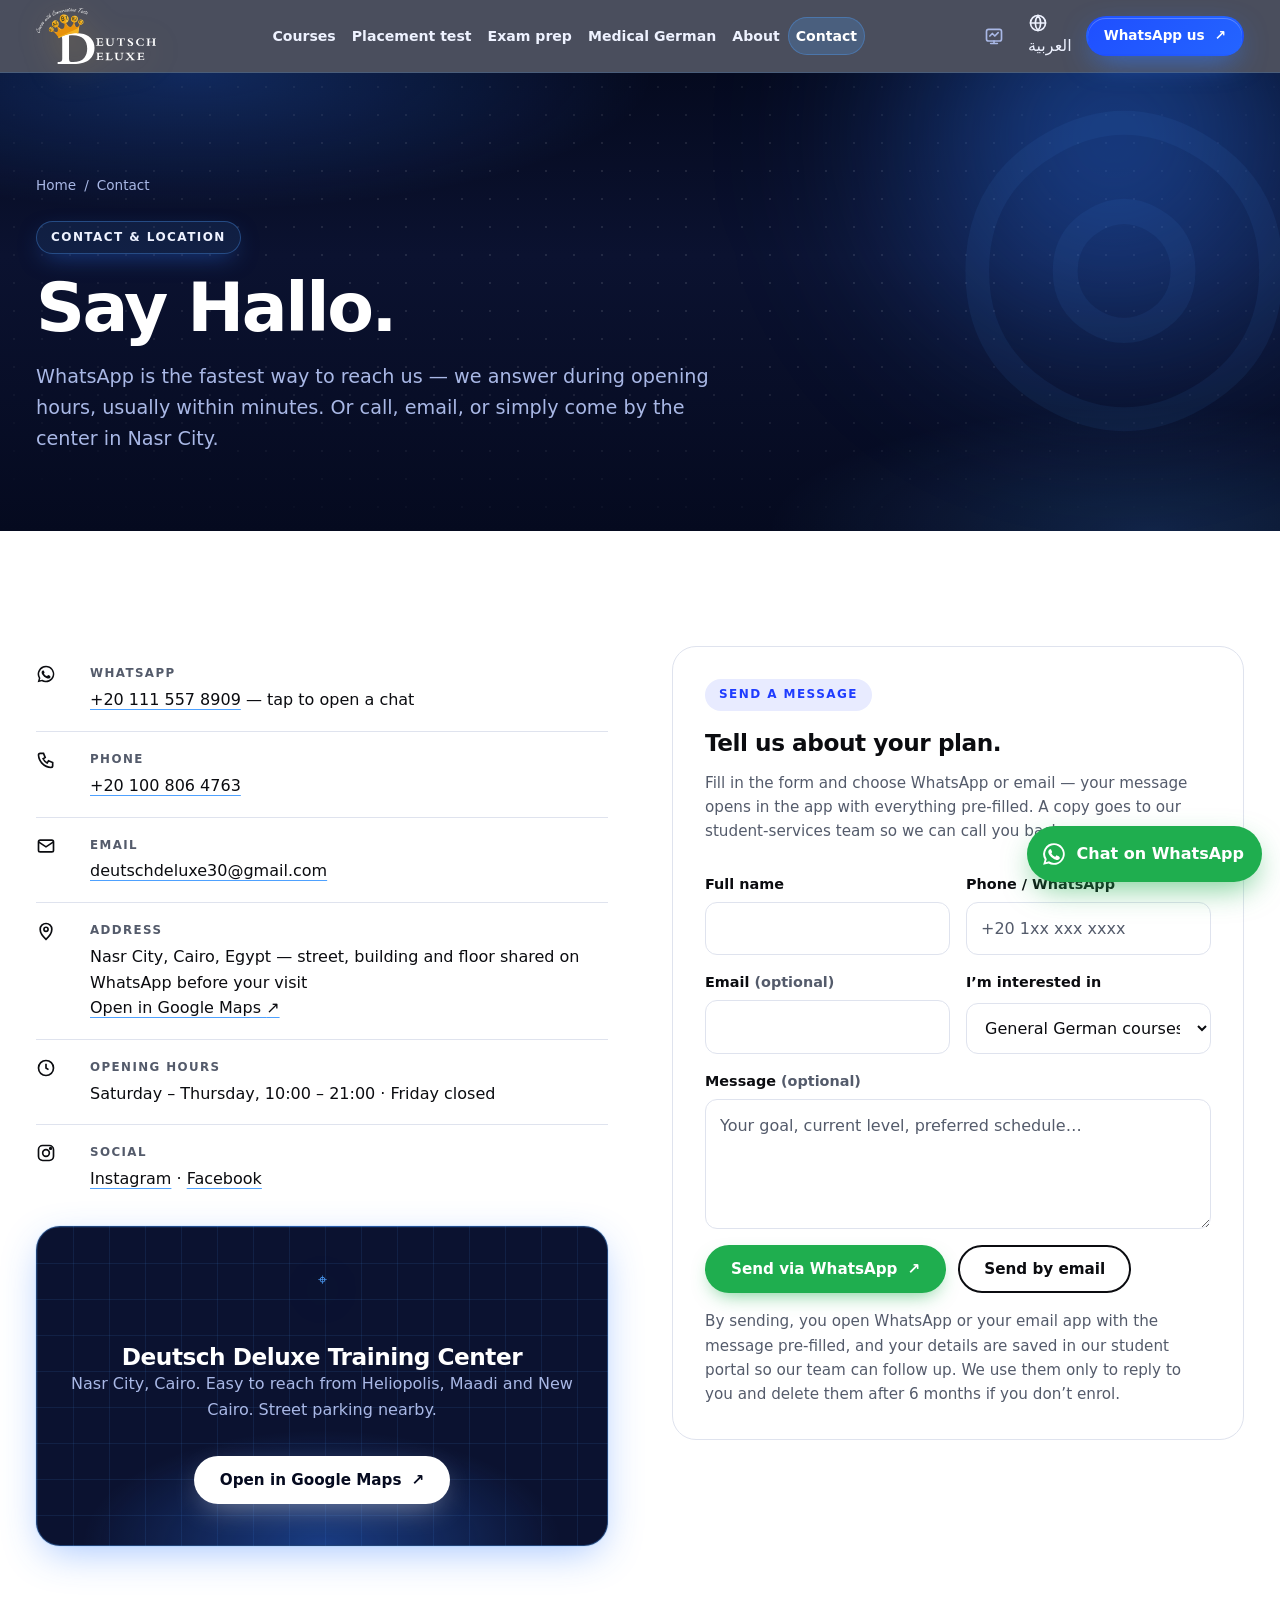
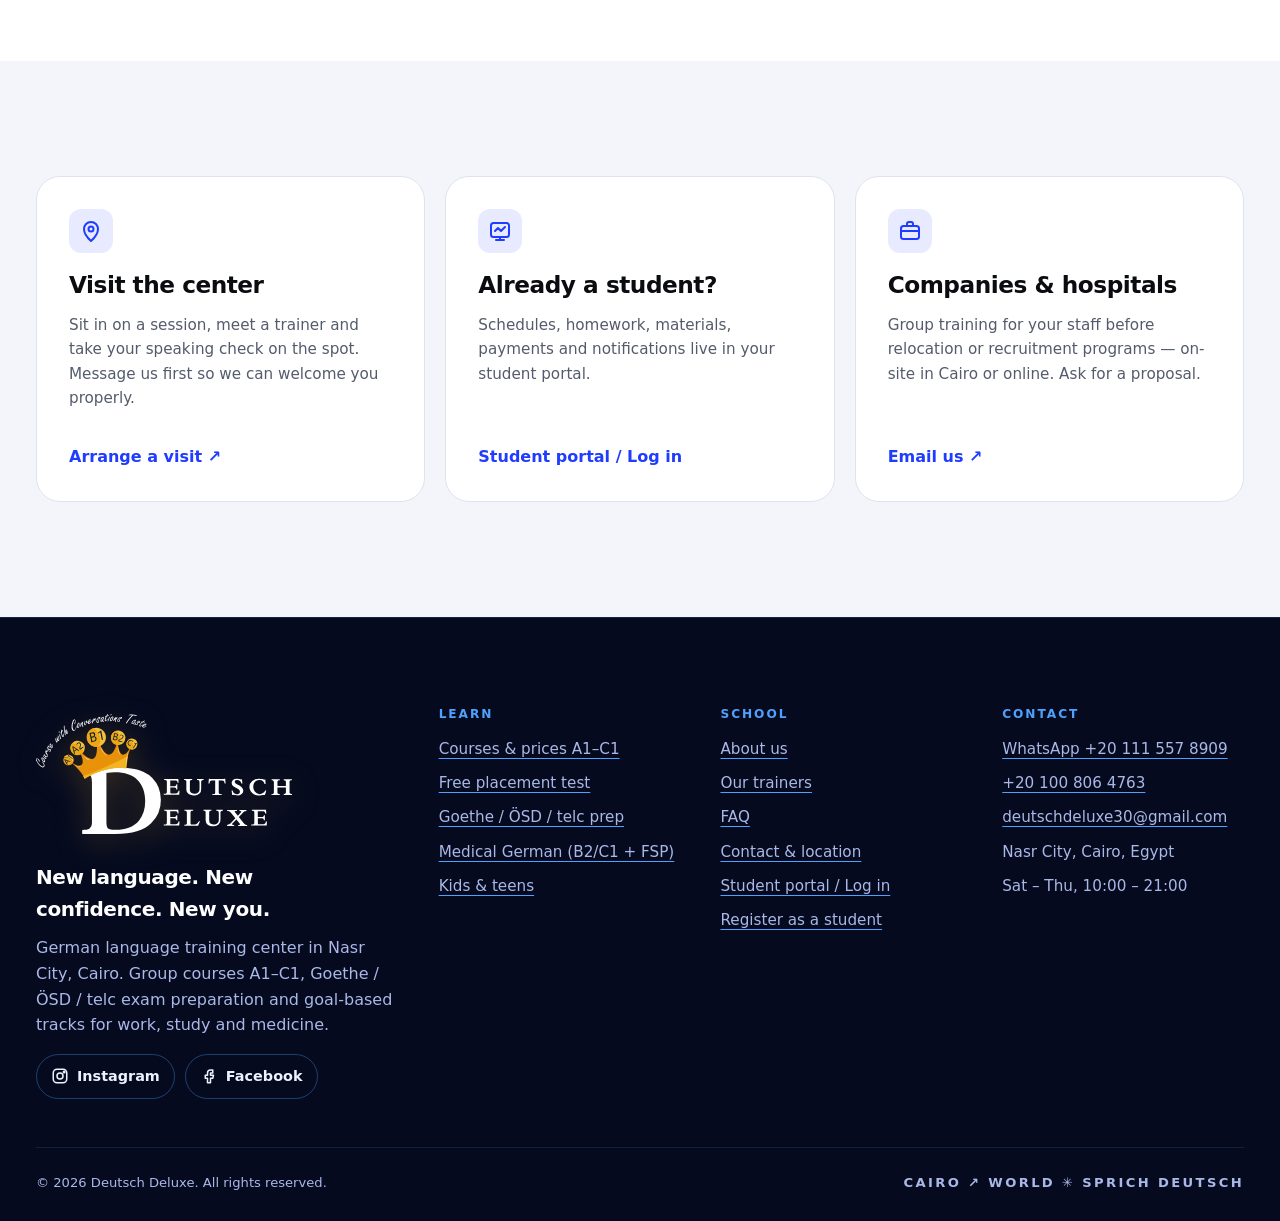
<file: contact.html>
<!DOCTYPE html>
<html lang="en" dir="ltr">
<head>
<meta charset="utf-8">
<meta name="viewport" content="width=device-width, initial-scale=1">
<title data-i18n="meta.contact.title">Contact Deutsch Deluxe — WhatsApp, Phone &amp; Address in Nasr City, Cairo</title>
<meta name="description" data-i18n-attr="content:meta.contact.desc" content="Contact Deutsch Deluxe German training center in Nasr City, Cairo: WhatsApp +20 111 557 8909, phone +20 100 806 4763, email, opening hours, Google Maps link and a quick contact form.">
<link rel="canonical" href="https://deutschdeluxe.site/contact.html">
<meta name="theme-color" content="#050a1f">
<link rel="icon" href="favicon.svg" type="image/svg+xml">
<link rel="apple-touch-icon" href="apple-touch-icon.png">
<meta property="og:type" content="website">
<meta property="og:site_name" content="Deutsch Deluxe">
<meta property="og:title" content="Contact Deutsch Deluxe — say Hallo">
<meta property="og:description" content="Contact Deutsch Deluxe German training center in Nasr City, Cairo: WhatsApp +20 111 557 8909, phone +20 100 806 4763, email, opening hours, Google Maps link and a quick contact form.">
<meta property="og:url" content="https://deutschdeluxe.site/contact.html">
<meta property="og:image" content="https://deutschdeluxe.site/og-image.png">
<meta property="og:image:width" content="1200">
<meta property="og:image:height" content="630">
<meta property="og:image:alt" content="Hallo! Deutsch Deluxe — German language center in Cairo">
<meta property="og:locale" content="en_US">
<meta property="og:locale:alternate" content="ar_EG">
<meta name="twitter:card" content="summary_large_image">
<meta name="twitter:title" content="Contact Deutsch Deluxe — say Hallo">
<meta name="twitter:description" content="Contact Deutsch Deluxe German training center in Nasr City, Cairo: WhatsApp +20 111 557 8909, phone +20 100 806 4763, email, opening hours, Google Maps link and a quick contact form.">
<meta name="twitter:image" content="https://deutschdeluxe.site/og-image.png">
<link rel="stylesheet" href="css/site.css">
<script defer src="js/i18n.js"></script>
<script defer src="js/site.js"></script>
<script type="application/ld+json">
{
    "@context": "https://schema.org",
    "@type": "BreadcrumbList",
    "itemListElement": [
        {
            "@type": "ListItem",
            "position": 1,
            "name": "Home",
            "item": "https://deutschdeluxe.site/"
        },
        {
            "@type": "ListItem",
            "position": 2,
            "name": "Contact",
            "item": "https://deutschdeluxe.site/contact.html"
        }
    ]
}
</script>
<script type="application/ld+json">
{
    "@context": "https://schema.org",
    "@type": "ContactPage",
    "name": "Contact Deutsch Deluxe",
    "url": "https://deutschdeluxe.site/contact.html",
    "about": {
        "@id": "https://deutschdeluxe.site/#org"
    }
}
</script>
</head>
<body>
<a class="skip" href="#main" data-i18n="nav.skip">Skip to content</a>

<svg width="0" height="0" class="visually-hidden" aria-hidden="true" focusable="false">
  <defs>
    <symbol id="i-wa" viewBox="0 0 24 24"><path fill="currentColor" d="M12 2a10 10 0 0 0-8.6 15.1L2 22l5-1.3A10 10 0 1 0 12 2Zm0 18.2a8.2 8.2 0 0 1-4.2-1.2l-.3-.2-3 .8.8-2.9-.2-.3A8.2 8.2 0 1 1 12 20.2Zm4.5-6.1c-.2-.1-1.5-.7-1.7-.8-.2-.1-.4-.1-.6.1l-.8 1c-.1.2-.3.2-.5.1a6.7 6.7 0 0 1-3.3-2.9c-.2-.4.2-.4.6-1.2.1-.2 0-.3 0-.5l-.8-1.8c-.2-.5-.4-.4-.6-.4h-.5a1 1 0 0 0-.7.3 3 3 0 0 0-.9 2.2 5.2 5.2 0 0 0 1.1 2.7 11.8 11.8 0 0 0 4.5 4c1.7.7 2.3.7 3.1.6a2.7 2.7 0 0 0 1.8-1.2 2.2 2.2 0 0 0 .1-1.3c0-.1-.2-.2-.4-.3Z"/></symbol>
    <symbol id="i-target" viewBox="0 0 24 24" fill="none" stroke="currentColor" stroke-width="2" stroke-linecap="round" stroke-linejoin="round"><circle cx="12" cy="12" r="9"/><circle cx="12" cy="12" r="5"/><circle cx="12" cy="12" r="1.2" fill="currentColor"/><path d="M12 3v3M12 18v3M3 12h3M18 12h3"/></symbol>
    <symbol id="i-chat" viewBox="0 0 24 24" fill="none" stroke="currentColor" stroke-width="2" stroke-linecap="round" stroke-linejoin="round"><path d="M4 5.5A2.5 2.5 0 0 1 6.5 3h11A2.5 2.5 0 0 1 20 5.5v8a2.5 2.5 0 0 1-2.5 2.5H10l-5 4v-4H6.5A2.5 2.5 0 0 1 4 13.5Z"/><path d="M8.5 9.5h.01M12 9.5h.01M15.5 9.5h.01"/></symbol>
    <symbol id="i-medal" viewBox="0 0 24 24" fill="none" stroke="currentColor" stroke-width="2" stroke-linecap="round" stroke-linejoin="round"><circle cx="12" cy="9" r="6"/><path d="m9 14-2 8 5-3 5 3-2-8"/><path d="m12 6 1 2 2 .3-1.5 1.4.4 2.3L12 11l-1.9 1 .4-2.3L9 8.3 11 8Z"/></symbol>
    <symbol id="i-chart" viewBox="0 0 24 24" fill="none" stroke="currentColor" stroke-width="2" stroke-linecap="round" stroke-linejoin="round"><path d="M4 20V10M10 20V4M16 20v-8M22 20H2"/><path d="m4 8 6-4 6 4 6-4"/></symbol>
    <symbol id="i-users" viewBox="0 0 24 24" fill="none" stroke="currentColor" stroke-width="2" stroke-linecap="round" stroke-linejoin="round"><circle cx="9" cy="8" r="3.5"/><path d="M2.5 20a6.5 6.5 0 0 1 13 0"/><circle cx="17" cy="9" r="2.6"/><path d="M15.5 14.2A5 5 0 0 1 21.5 19"/></symbol>
    <symbol id="i-shield" viewBox="0 0 24 24" fill="none" stroke="currentColor" stroke-width="2" stroke-linecap="round" stroke-linejoin="round"><path d="M12 3 4.5 6v5.5c0 4.3 3 8.1 7.5 9.5 4.5-1.4 7.5-5.2 7.5-9.5V6Z"/><path d="m9 12 2.2 2.2L15.5 10"/></symbol>
    <symbol id="i-cap" viewBox="0 0 24 24" fill="none" stroke="currentColor" stroke-width="2" stroke-linecap="round" stroke-linejoin="round"><path d="m2 9 10-5 10 5-10 5Z"/><path d="M6 11.5V16c0 1.5 3 3 6 3s6-1.5 6-3v-4.5"/><path d="M22 9v6"/></symbol>
    <symbol id="i-calendar" viewBox="0 0 24 24" fill="none" stroke="currentColor" stroke-width="2" stroke-linecap="round" stroke-linejoin="round"><rect x="3" y="5" width="18" height="16" rx="2.5"/><path d="M3 10h18M8 3v4M16 3v4"/></symbol>
    <symbol id="i-pin" viewBox="0 0 24 24" fill="none" stroke="currentColor" stroke-width="2" stroke-linecap="round" stroke-linejoin="round"><path d="M12 22s7-6.2 7-12a7 7 0 1 0-14 0c0 5.8 7 12 7 12Z"/><circle cx="12" cy="10" r="2.5"/></symbol>
    <symbol id="i-clock" viewBox="0 0 24 24" fill="none" stroke="currentColor" stroke-width="2" stroke-linecap="round" stroke-linejoin="round"><circle cx="12" cy="12" r="9"/><path d="M12 7v5l3 2"/></symbol>
    <symbol id="i-phone" viewBox="0 0 24 24" fill="none" stroke="currentColor" stroke-width="2" stroke-linecap="round" stroke-linejoin="round"><path d="M5 4h4l2 5-2.5 1.5a11 11 0 0 0 5 5L15 13l5 2v4a2 2 0 0 1-2 2A16 16 0 0 1 3 6a2 2 0 0 1 2-2Z"/></symbol>
    <symbol id="i-mail" viewBox="0 0 24 24" fill="none" stroke="currentColor" stroke-width="2" stroke-linecap="round" stroke-linejoin="round"><rect x="3" y="5" width="18" height="14" rx="2.5"/><path d="m3 7 9 6 9-6"/></symbol>
    <symbol id="i-insta" viewBox="0 0 24 24" fill="none" stroke="currentColor" stroke-width="2" stroke-linecap="round" stroke-linejoin="round"><rect x="3" y="3" width="18" height="18" rx="5"/><circle cx="12" cy="12" r="4"/><circle cx="17.5" cy="6.5" r="1" fill="currentColor"/></symbol>
    <symbol id="i-fb" viewBox="0 0 24 24" fill="none" stroke="currentColor" stroke-width="2" stroke-linecap="round" stroke-linejoin="round"><path d="M14 8h3V4h-3a4 4 0 0 0-4 4v3H7v4h3v6h4v-6h3l1-4h-4V8Z"/></symbol>
    <symbol id="i-globe" viewBox="0 0 24 24" fill="none" stroke="currentColor" stroke-width="2" stroke-linecap="round" stroke-linejoin="round"><circle cx="12" cy="12" r="9"/><path d="M3 12h18M12 3a14 14 0 0 1 0 18M12 3a14 14 0 0 0 0 18"/></symbol>
    <symbol id="i-up" viewBox="0 0 24 24" fill="none" stroke="currentColor" stroke-width="2.2" stroke-linecap="round" stroke-linejoin="round"><path d="M12 19V5M5 12l7-7 7 7"/></symbol>
    <symbol id="i-heart" viewBox="0 0 24 24"><path fill="currentColor" d="M12 21s-7.5-4.6-9.5-9.3C1 8 3.6 4.5 7 4.5c2 0 3.6 1.1 5 3 1.4-1.9 3-3 5-3 3.4 0 6 3.5 4.5 7.2C19.5 16.4 12 21 12 21Z"/></symbol>
    <symbol id="i-user" viewBox="0 0 24 24" fill="none" stroke="currentColor" stroke-width="2" stroke-linecap="round" stroke-linejoin="round"><circle cx="12" cy="8" r="4"/><path d="M4 21a8 8 0 0 1 16 0"/></symbol>
    <symbol id="i-arrow" viewBox="0 0 24 24" fill="none" stroke="currentColor" stroke-width="2" stroke-linecap="round" stroke-linejoin="round"><path d="M5 12h14M13 6l6 6-6 6"/></symbol>
    <symbol id="i-star" viewBox="0 0 24 24"><path fill="currentColor" d="m12 2.5 2.9 6 6.6.9-4.8 4.6 1.2 6.5L12 17.4l-5.9 3.1 1.2-6.5L2.5 9.4l6.6-.9Z"/></symbol>
    <symbol id="i-portal" viewBox="0 0 24 24" fill="none" stroke="currentColor" stroke-width="2" stroke-linecap="round" stroke-linejoin="round"><rect x="3" y="4" width="18" height="14" rx="2.5"/><path d="M8 21h8M12 18v3M7 12l3-3 3 3 4-4"/></symbol>
    <symbol id="i-cross" viewBox="0 0 24 24" fill="none" stroke="currentColor" stroke-width="2" stroke-linecap="round" stroke-linejoin="round"><path d="M9 3h6v6h6v6h-6v6H9v-6H3V9h6Z"/></symbol>
    <symbol id="i-plane" viewBox="0 0 24 24" fill="none" stroke="currentColor" stroke-width="2" stroke-linecap="round" stroke-linejoin="round"><path d="M21 3 3 10l7 3 3 7 8-17Z"/><path d="m10 13 4-4"/></symbol>
    <symbol id="i-kids" viewBox="0 0 24 24" fill="none" stroke="currentColor" stroke-width="2" stroke-linecap="round" stroke-linejoin="round"><circle cx="12" cy="12" r="9"/><path d="M8.5 10h.01M15.5 10h.01M8.5 14.5s1.2 2 3.5 2 3.5-2 3.5-2"/></symbol>
    <symbol id="i-book" viewBox="0 0 24 24" fill="none" stroke="currentColor" stroke-width="2" stroke-linecap="round" stroke-linejoin="round"><path d="M4 5a2 2 0 0 1 2-2h13v16H6a2 2 0 0 0-2 2Z"/><path d="M4 19a2 2 0 0 0 2 2h13"/></symbol>
    <symbol id="i-briefcase" viewBox="0 0 24 24" fill="none" stroke="currentColor" stroke-width="2" stroke-linecap="round" stroke-linejoin="round"><rect x="3" y="7" width="18" height="13" rx="2.5"/><path d="M9 7V5a2 2 0 0 1 2-2h2a2 2 0 0 1 2 2v2M3 12h18"/></symbol>
  </defs>
</svg>

<header class="site-header" id="top">
  <div class="container">
    <a class="brand" href="index.html" aria-label="Deutsch Deluxe — home" data-i18n-attr="aria-label:brand.home">
      <img class="logo" src="img/logo/logo-white.svg" width="281" height="132" alt="Deutsch Deluxe — Course with Conversations Taste">
    </a>
    <nav class="nav" aria-label="Main" data-i18n-attr="aria-label:nav.main">
      <a href="courses.html" data-i18n="nav.courses">Courses</a>
      <a href="placement-test.html" data-i18n="nav.placement">Placement test</a>
      <a href="exams.html" data-i18n="nav.exams">Exam prep</a>
      <a href="exams.html#medical" data-i18n="nav.medical">Medical German</a>
      <a href="about.html" data-i18n="nav.about">About</a>
      <a href="contact.html" data-i18n="nav.contact">Contact</a>
    </nav>
    <div class="header-actions">
      <a class="portal-link" href="https://portal.deutschdeluxe.site"><svg class="ico" aria-hidden="true"><use href="#i-portal"/></svg><span data-i18n="nav.portal">Student portal</span></a>
      <button class="lang-toggle" type="button" aria-label="Switch to Arabic" lang="ar"><svg class="ico" aria-hidden="true"><use href="#i-globe"/></svg><span class="lang-label">العربية</span></button>
      <a class="btn btn-neon btn-sm header-cta" data-wa="general" href="https://wa.me/201115578909" data-i18n="nav.cta">WhatsApp us <span class="arrow">↗</span></a>
      <button class="menu-btn" type="button" aria-expanded="false" aria-controls="mobile-nav" aria-label="Menu" data-i18n-attr="aria-label:nav.menu"><span></span></button>
    </div>
  </div>
</header>
<div class="mobile-nav" id="mobile-nav" aria-label="Mobile menu">
  <div class="container">
    <a class="item" href="index.html"><span data-i18n="nav.home">Home</span><svg class="ico" aria-hidden="true"><use href="#i-arrow"/></svg></a>
    <a class="item" href="courses.html"><span data-i18n="nav.courses">Courses</span><svg class="ico" aria-hidden="true"><use href="#i-arrow"/></svg></a>
    <a class="item" href="placement-test.html"><span data-i18n="nav.placement">Placement test</span><svg class="ico" aria-hidden="true"><use href="#i-arrow"/></svg></a>
    <a class="item" href="exams.html"><span data-i18n="nav.exams">Exam prep</span><svg class="ico" aria-hidden="true"><use href="#i-arrow"/></svg></a>
    <a class="item" href="exams.html#medical"><span data-i18n="nav.medical">Medical German</span><svg class="ico" aria-hidden="true"><use href="#i-arrow"/></svg></a>
    <a class="item" href="about.html"><span data-i18n="nav.about">About</span><svg class="ico" aria-hidden="true"><use href="#i-arrow"/></svg></a>
    <a class="item" href="contact.html"><span data-i18n="nav.contact">Contact</span><svg class="ico" aria-hidden="true"><use href="#i-arrow"/></svg></a>
    <div class="mobile-actions">
      <a class="btn btn-neon" data-wa="general" href="https://wa.me/201115578909" data-i18n="nav.cta">WhatsApp us <span class="arrow">↗</span></a>
      <a class="btn btn-outline" href="https://portal.deutschdeluxe.site" data-i18n="nav.portalLogin">Student portal / Log in</a>
      <a class="btn btn-outline" href="https://portal.deutschdeluxe.site/register" data-i18n="nav.register">Register</a>
    </div>
    <div class="mobile-meta">
      <span data-i18n="footer.addr">Nasr City, Cairo, Egypt</span>
      <a class="ltr" href="tel:+201008064763">+20 100 806 4763</a>
    </div>
  </div>
</div>
<main id="main">

  <section class="page-hero night"><span class="blob" aria-hidden="true"></span>
    <div class="container">
      <span class="glyph-bg" aria-hidden="true">◎</span>
      <nav class="breadcrumb" aria-label="Breadcrumb"><a href="index.html" data-i18n="nav.home">Home</a><span aria-hidden="true">/</span><span data-i18n="nav.contact">Contact</span></nav>
      <span class="label mt-20" data-i18n="ct.eyebrow">Contact &amp; location</span>
      <h1 class="h1" data-i18n="ct.title">Say Hallo.</h1>
      <p class="lead" data-i18n="ct.lead">WhatsApp is the fastest way to reach us — we answer during opening hours, usually within minutes. Or call, email, or simply come by the center in Nasr City.</p>
    </div>
  </section>

  <section class="section">
    <div class="container">
      <div class="two-col">
        <div class="stack">
          <ul class="info-list">
            <li>
              <svg class="ico" viewBox="0 0 24 24" fill="currentColor" aria-hidden="true"><path d="M12 2a10 10 0 0 0-8.6 15.1L2 22l5-1.3A10 10 0 1 0 12 2Zm0 18.2a8.2 8.2 0 0 1-4.2-1.2l-.3-.2-3 .8.8-2.9-.2-.3A8.2 8.2 0 1 1 12 20.2Zm4.5-6.1c-.2-.1-1.5-.7-1.7-.8-.2-.1-.4-.1-.6.1l-.8 1c-.1.2-.3.2-.5.1a6.7 6.7 0 0 1-3.3-2.9c-.2-.4.2-.4.6-1.2.1-.2 0-.3 0-.5l-.8-1.8c-.2-.5-.4-.4-.6-.4h-.5a1 1 0 0 0-.7.3 3 3 0 0 0-.9 2.2 5.2 5.2 0 0 0 1.1 2.7 11.8 11.8 0 0 0 4.5 4c1.7.7 2.3.7 3.1.6a2.7 2.7 0 0 0 1.8-1.2 2.2 2.2 0 0 0 .1-1.3c0-.1-.2-.2-.4-.3Z"/></svg>
              <div><b>WhatsApp</b><span><a class="ltr" data-wa="general" href="https://wa.me/201115578909">+20 111 557 8909</a> — <span data-i18n="ct.waNote">tap to open a chat</span></span></div>
            </li>
            <li>
              <svg class="ico" viewBox="0 0 24 24" fill="none" stroke="currentColor" stroke-width="2" aria-hidden="true"><path d="M5 4h4l2 5-2.5 1.5a11 11 0 0 0 5 5L15 13l5 2v4a2 2 0 0 1-2 2A16 16 0 0 1 3 6a2 2 0 0 1 2-2Z"/></svg>
              <div><b data-i18n="ct.phone">Phone</b><span><a class="ltr" href="tel:+201008064763">+20 100 806 4763</a></span></div>
            </li>
            <li>
              <svg class="ico" viewBox="0 0 24 24" fill="none" stroke="currentColor" stroke-width="2" aria-hidden="true"><rect x="3" y="5" width="18" height="14" rx="2"/><path d="m3 7 9 6 9-6"/></svg>
              <div><b data-i18n="location.emailLabel">Email</b><span><a href="mailto:deutschdeluxe30@gmail.com">deutschdeluxe30@gmail.com</a></span></div>
            </li>
            <li>
              <svg class="ico" viewBox="0 0 24 24" fill="none" stroke="currentColor" stroke-width="2" aria-hidden="true"><path d="M12 22s7-6.2 7-12a7 7 0 1 0-14 0c0 5.8 7 12 7 12Z"/><circle cx="12" cy="10" r="2.5"/></svg>
              <div><b data-i18n="location.addrLabel">Address</b><span data-i18n="ct.addr"><!-- PLACEHOLDER: replace with real data (street, building, floor, landmark) -->Nasr City, Cairo, Egypt — street, building and floor shared on WhatsApp before your visit</span><br><a class="link" href="https://www.google.com/maps/search/?api=1&amp;query=Deutsch+Deluxe+Nasr+City+Cairo" target="_blank" rel="noopener noreferrer" data-i18n="location.mapCta">Open in Google Maps <span class="arrow">↗</span></a></div>
            </li>
            <li>
              <svg class="ico" viewBox="0 0 24 24" fill="none" stroke="currentColor" stroke-width="2" aria-hidden="true"><circle cx="12" cy="12" r="9"/><path d="M12 7v5l3 2"/></svg>
              <div><b data-i18n="location.hoursLabel">Opening hours</b><span data-i18n="location.hours"><!-- PLACEHOLDER: replace with real data -->Saturday – Thursday, 10:00 – 21:00 · Friday closed</span></div>
            </li>
            <li>
              <svg class="ico" viewBox="0 0 24 24" fill="none" stroke="currentColor" stroke-width="2" aria-hidden="true"><rect x="3" y="3" width="18" height="18" rx="5"/><circle cx="12" cy="12" r="4"/><circle cx="17.5" cy="6.5" r="1" fill="currentColor"/></svg>
              <div><b data-i18n="ct.social">Social</b><span><a href="https://www.instagram.com/deutschdeluxe/" target="_blank" rel="noopener noreferrer">Instagram</a> · <a href="https://www.facebook.com/DeutschDeluxeCairo/" target="_blank" rel="noopener noreferrer">Facebook</a></span></div>
            </li>
          </ul>
          <div class="map-card">
            <div>
              <div class="pin" aria-hidden="true">⌖</div>
              <h2 class="h3" data-i18n="location.mapTitle">Deutsch Deluxe Training Center</h2>
              <p data-i18n="ct.mapBody">Nasr City, Cairo. Easy to reach from Heliopolis, Maadi and New Cairo. Street parking nearby.</p>
              <a class="btn btn-white" href="https://www.google.com/maps/search/?api=1&amp;query=Deutsch+Deluxe+Nasr+City+Cairo" target="_blank" rel="noopener noreferrer" data-i18n="location.mapCta">Open in Google Maps <span class="arrow">↗</span></a>
            </div>
          </div>
        </div>

        <div class="card">
          <span class="label" data-i18n="ct.formEyebrow">Send a message</span>
          <h2 class="h3" data-i18n="ct.formTitle">Tell us about your plan.</h2>
          <p data-i18n="ct.formLead">Fill in the form and choose WhatsApp or email — your message opens in the app with everything pre-filled. A copy goes to our student-services team so we can call you back.</p>
          <form id="contact-form" class="form" novalidate>
            <div class="form-grid">
              <div class="field">
                <label for="c-name" data-i18n="form.name">Full name</label>
                <input id="c-name" name="name" type="text" autocomplete="name" required>
                <span class="err" data-i18n="form.required">This field is required.</span>
              </div>
              <div class="field">
                <label for="c-phone" data-i18n="form.phone">Phone / WhatsApp</label>
                <input id="c-phone" name="phone" type="tel" inputmode="tel" autocomplete="tel" dir="ltr" placeholder="+20 1xx xxx xxxx" required>
                <span class="err" data-i18n="form.required">This field is required.</span>
              </div>
              <div class="field">
                <label for="c-email"><span data-i18n="form.email">Email</span> <span class="muted">(<span data-i18n="form.optional">optional</span>)</span></label>
                <input id="c-email" name="email" type="email" autocomplete="email" dir="ltr">
                <span class="err" data-i18n="form.emailInvalid">Please enter a valid email address.</span>
              </div>
              <div class="field">
                <label for="c-topic" data-i18n="form.topic">I’m interested in</label>
                <select id="c-topic" name="topic">
                  <option value="general" data-i18n="form.t.general">General German courses (A1–C1)</option>
                  <option value="placement" data-i18n="form.t.placement">Placement / which level am I?</option>
                  <option value="exam" data-i18n="form.t.exam">Exam preparation (Goethe / ÖSD / telc)</option>
                  <option value="medical" data-i18n="form.t.medical">Medical German / Fachsprachprüfung</option>
                  <option value="ausbildung" data-i18n="form.t.ausbildung">Ausbildung / work in Germany</option>
                  <option value="study" data-i18n="form.t.study">Study in Germany</option>
                  <option value="kids" data-i18n="form.t.kids">Kids &amp; teens</option>
                  <option value="other" data-i18n="form.t.other">Something else</option>
                </select>
              </div>
              <div class="visually-hidden" aria-hidden="true">
                <label for="c-website">Leave this field empty</label>
                <input id="c-website" name="hp_url" type="text" tabindex="-1" autocomplete="off">
              </div>
              <div class="field full">
                <label for="c-message"><span data-i18n="form.message">Message</span> <span class="muted">(<span data-i18n="form.optional">optional</span>)</span></label>
                <textarea id="c-message" name="message" rows="4" placeholder="Your goal, current level, preferred schedule…" data-i18n-attr="placeholder:form.messagePh"></textarea>
              </div>
            </div>
            <div class="btn-row">
              <button type="submit" class="btn btn-wa" data-channel="whatsapp" data-i18n="form.sendWa">Send via WhatsApp <span class="arrow">↗</span></button>
              <button type="submit" class="btn btn-outline" data-channel="email" data-i18n="form.sendMail">Send by email</button>
            </div>
            <p class="form-note" data-i18n="form.privacy">By sending, you open WhatsApp or your email app with the message pre-filled, and your details are saved in our student portal so our team can follow up. We use them only to reply to you and delete them after 6 months if you don’t enrol.</p>
          </form>
          <p id="contact-done" class="notice mt-20" hidden tabindex="-1" data-i18n="form.done">Thank you! If nothing opened, tap the floating WhatsApp button or email deutschdeluxe30@gmail.com directly.</p>
        </div>
      </div>
    </div>
  </section>

  <section class="section section-off">
    <div class="container">
      <div class="grid grid-3">
        <article class="card">
          <span class="c-ico" aria-hidden="true"><svg><use href="#i-pin"/></svg></span>
          <h3 class="h3" data-i18n="ct.v1.t">Visit the center</h3>
          <p data-i18n="ct.v1.b">Sit in on a session, meet a trainer and take your speaking check on the spot. Message us first so we can welcome you properly.</p>
          <a class="card-link" data-wa="visit" href="https://wa.me/201115578909" data-i18n="ct.v1.c">Arrange a visit ↗</a>
        </article>
        <article class="card">
          <span class="c-ico" aria-hidden="true"><svg><use href="#i-portal"/></svg></span>
          <h3 class="h3" data-i18n="ct.v2.t">Already a student?</h3>
          <p data-i18n="ct.v2.b">Schedules, homework, materials, payments and notifications live in your student portal.</p>
          <a class="card-link" href="https://portal.deutschdeluxe.site" data-i18n="nav.portalLogin">Student portal / Log in</a>
        </article>
        <article class="card">
          <span class="c-ico" aria-hidden="true"><svg><use href="#i-briefcase"/></svg></span>
          <h3 class="h3" data-i18n="ct.v3.t">Companies &amp; hospitals</h3>
          <p data-i18n="ct.v3.b">Group training for your staff before relocation or recruitment programs — on-site in Cairo or online. Ask for a proposal.</p>
          <a class="card-link" href="mailto:deutschdeluxe30@gmail.com?subject=Corporate%20German%20training" data-i18n="ct.v3.c">Email us ↗</a>
        </article>
      </div>
    </div>
  </section>

</main>

<footer class="site-footer">
  <div class="container">
    <div class="footer-grid">
      <div>
        <a class="brand lg" href="index.html" aria-label="Deutsch Deluxe — home" data-i18n-attr="aria-label:brand.home">
          <img class="logo" src="img/logo/logo-white.svg" width="281" height="132" alt="Deutsch Deluxe — Course with Conversations Taste">
        </a>
        <p class="footer-tag" data-i18n="footer.tag">New language. New confidence. New you.</p>
        <p class="muted" data-i18n="footer.about">German language training center in Nasr City, Cairo. Group courses A1–C1, Goethe / ÖSD / telc exam preparation and goal-based tracks for work, study and medicine.</p>
        <div class="socials">
          <a href="https://www.instagram.com/deutschdeluxe/" target="_blank" rel="noopener noreferrer"><svg class="ico" aria-hidden="true"><use href="#i-insta"/></svg>Instagram</a>
          <a href="https://www.facebook.com/DeutschDeluxeCairo/" target="_blank" rel="noopener noreferrer"><svg class="ico" aria-hidden="true"><use href="#i-fb"/></svg>Facebook</a>
        </div>
      </div>
      <div>
        <h4 data-i18n="footer.learn">Learn</h4>
        <ul>
          <li><a href="courses.html" data-i18n="footer.l1">Courses &amp; prices A1–C1</a></li>
          <li><a href="placement-test.html" data-i18n="footer.l2">Free placement test</a></li>
          <li><a href="exams.html" data-i18n="footer.l3">Goethe / ÖSD / telc prep</a></li>
          <li><a href="exams.html#medical" data-i18n="footer.l4">Medical German (B2/C1 + FSP)</a></li>
          <li><a href="courses.html#kids" data-i18n="footer.l5">Kids &amp; teens</a></li>
        </ul>
      </div>
      <div>
        <h4 data-i18n="footer.school">School</h4>
        <ul>
          <li><a href="about.html" data-i18n="footer.s1">About us</a></li>
          <li><a href="about.html#teachers" data-i18n="footer.s2">Our trainers</a></li>
          <li><a href="index.html#faq" data-i18n="footer.s3">FAQ</a></li>
          <li><a href="contact.html" data-i18n="footer.s4">Contact &amp; location</a></li>
          <li><a href="https://portal.deutschdeluxe.site" data-i18n="nav.portalLogin">Student portal / Log in</a></li>
          <li><a href="https://portal.deutschdeluxe.site/register" data-i18n="footer.register">Register as a student</a></li>
        </ul>
      </div>
      <div>
        <h4 data-i18n="footer.contact">Contact</h4>
        <ul>
          <li><a data-wa="general" href="https://wa.me/201115578909" class="ltr">WhatsApp +20 111 557 8909</a></li>
          <li><a href="tel:+201008064763" class="ltr">+20 100 806 4763</a></li>
          <li><a href="mailto:deutschdeluxe30@gmail.com">deutschdeluxe30@gmail.com</a></li>
          <li><span data-i18n="footer.addr">Nasr City, Cairo, Egypt</span></li>
          <li><span data-i18n="footer.hours">Sat – Thu, 10:00 – 21:00</span></li>
        </ul>
      </div>
    </div>
    <div class="footer-bottom">
      <span>© <span data-year>2026</span> Deutsch Deluxe. <span data-i18n="footer.rights">All rights reserved.</span></span>
      <span class="glyph-line" aria-hidden="true">CAIRO ↗ WORLD ✳ SPRICH DEUTSCH</span>
    </div>
  </div>
</footer>

<a class="wa-float" data-wa="general" href="https://wa.me/201115578909" aria-label="Chat with us on WhatsApp" data-i18n-attr="aria-label:wa.floatLabel">
  <svg aria-hidden="true"><use href="#i-wa"/></svg>
  <span class="wa-text" data-i18n="wa.float">Chat on WhatsApp</span>
</a>
<button class="to-top" type="button" aria-label="Back to top" data-i18n-attr="aria-label:nav.top"><svg aria-hidden="true"><use href="#i-up"/></svg></button>
</body>
</html>
</file>
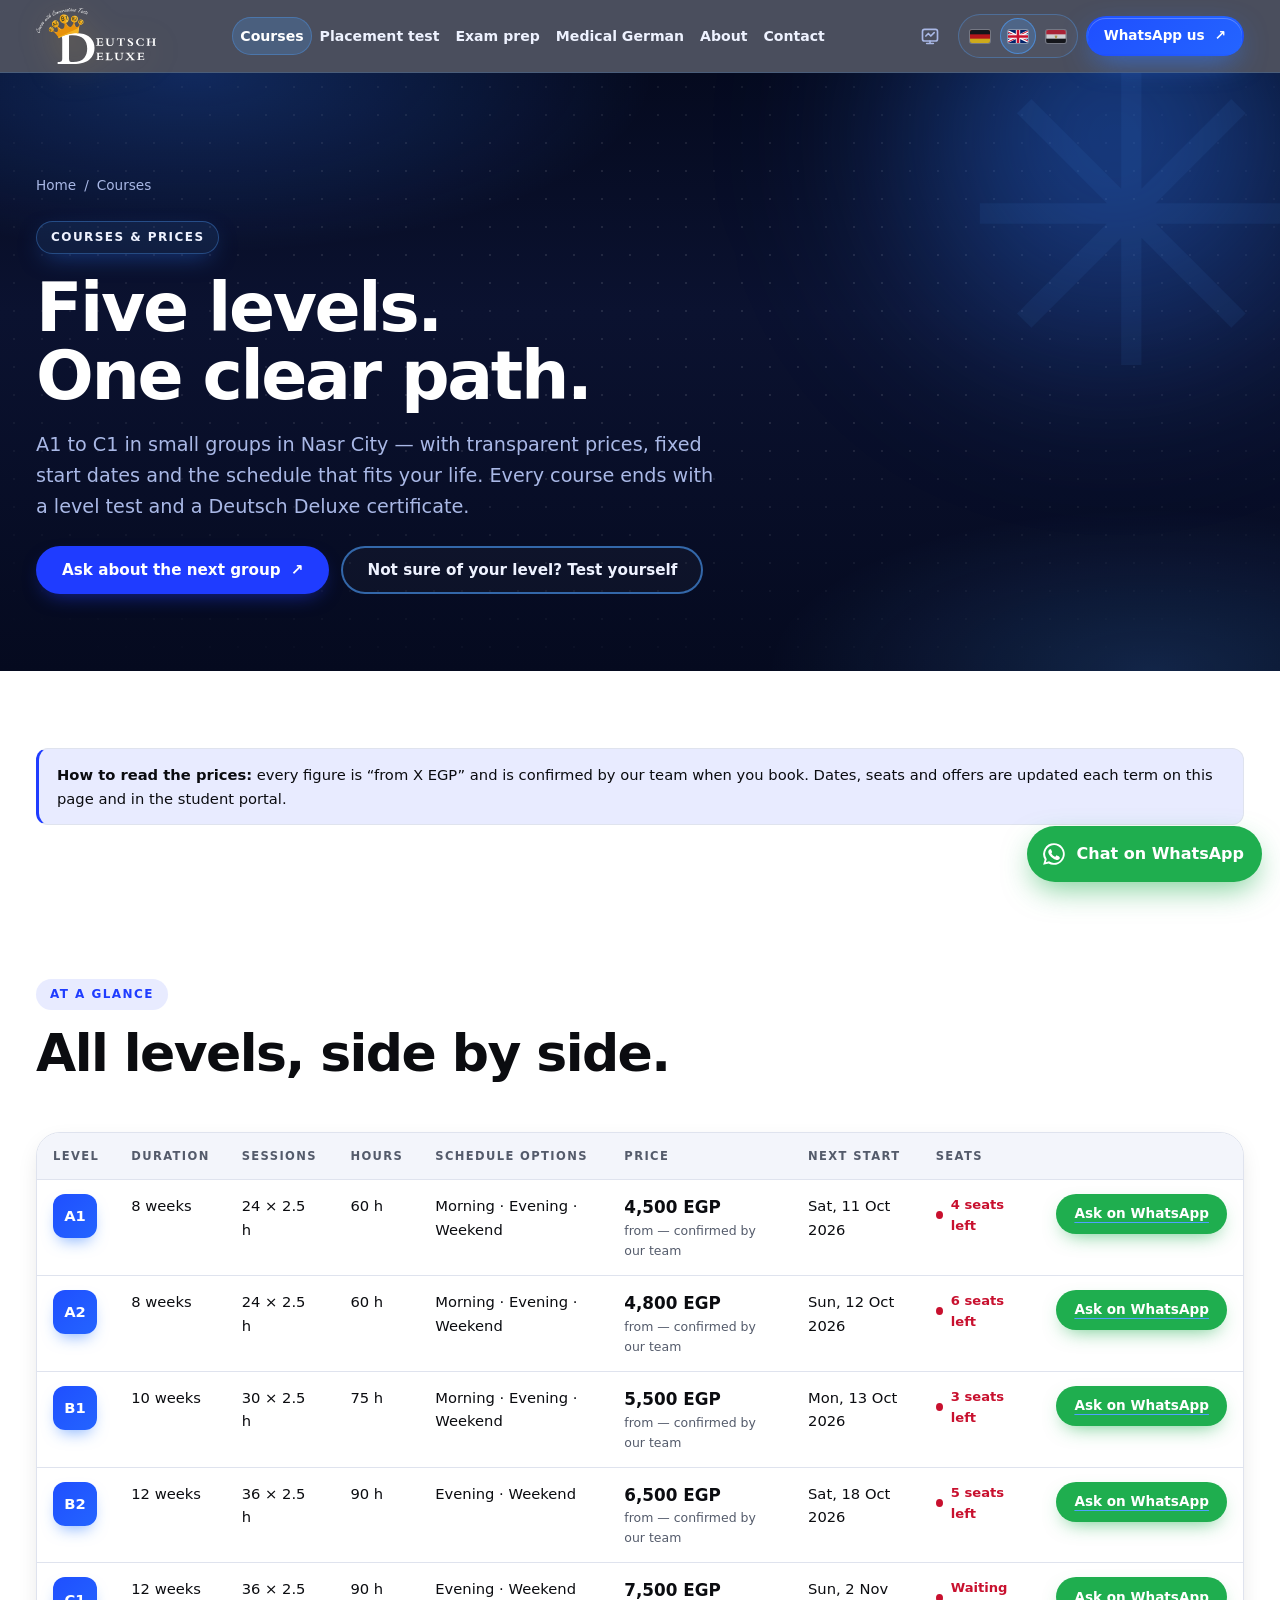
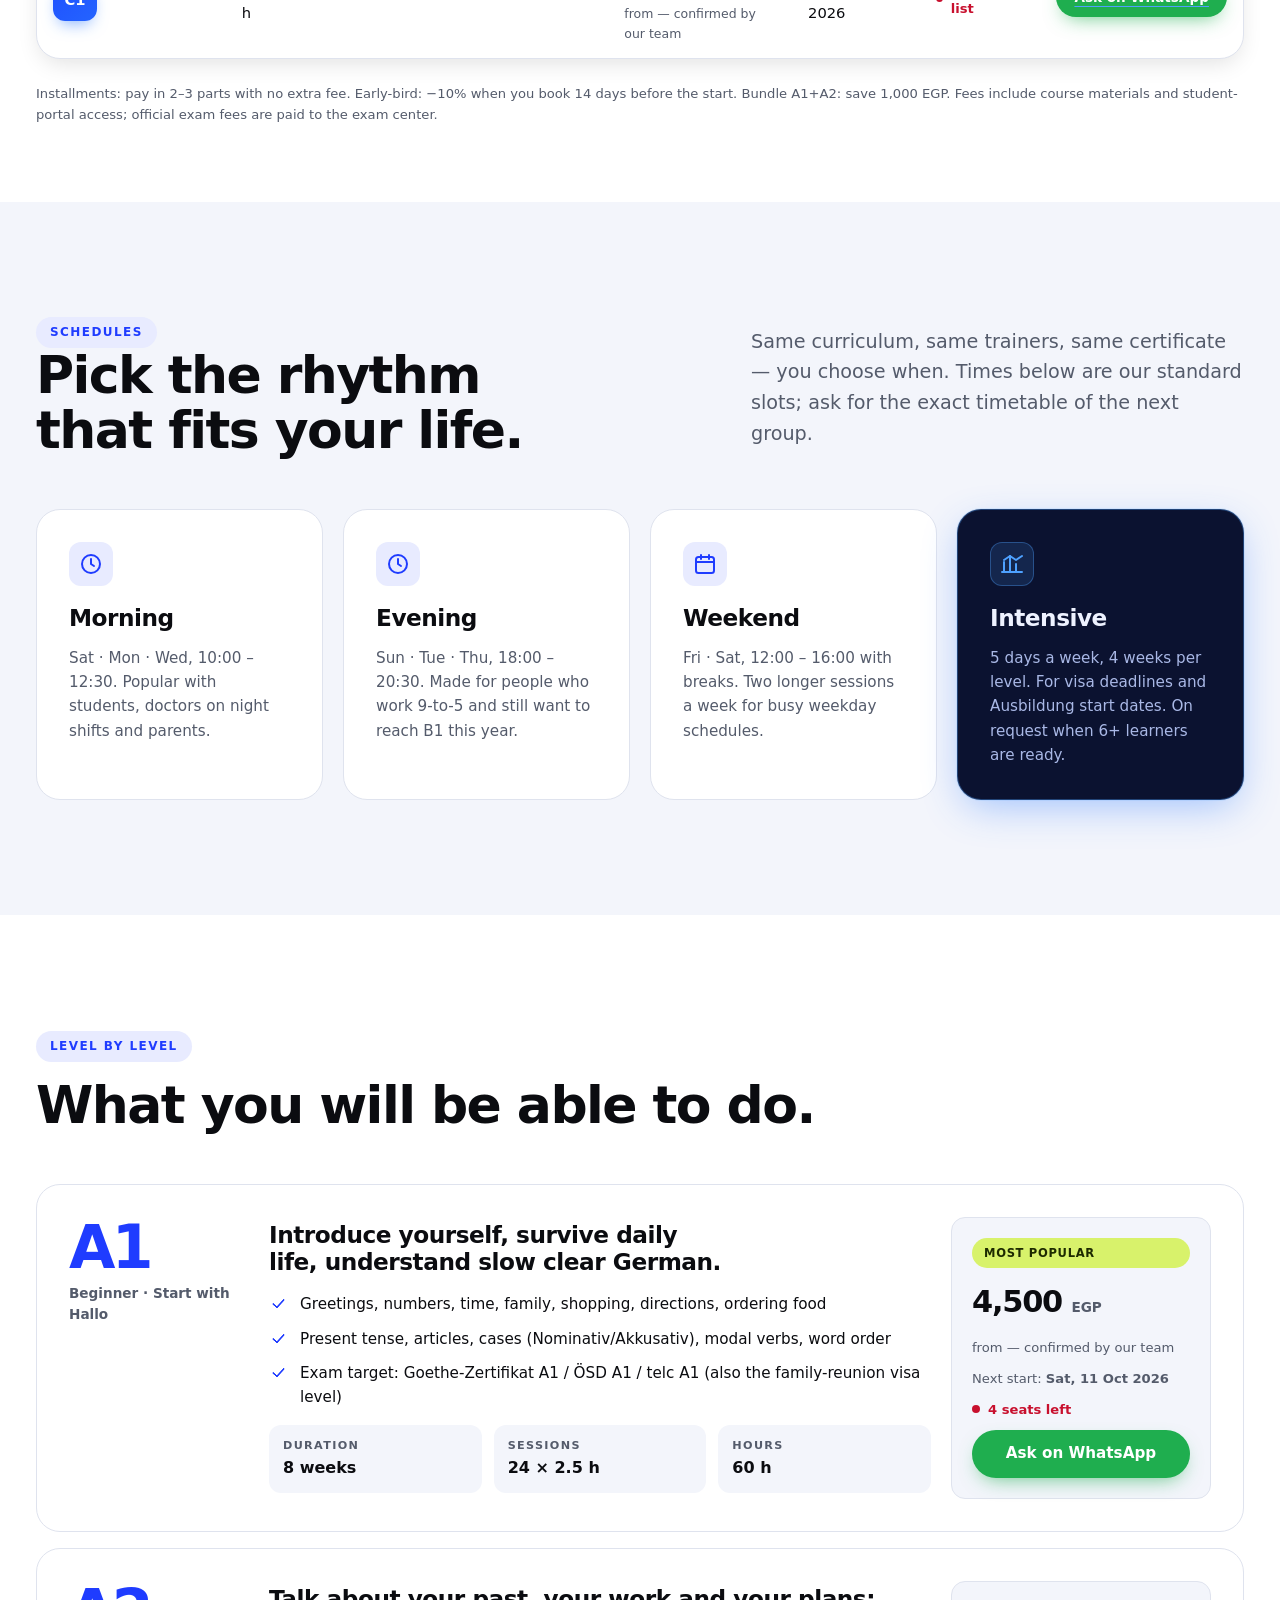
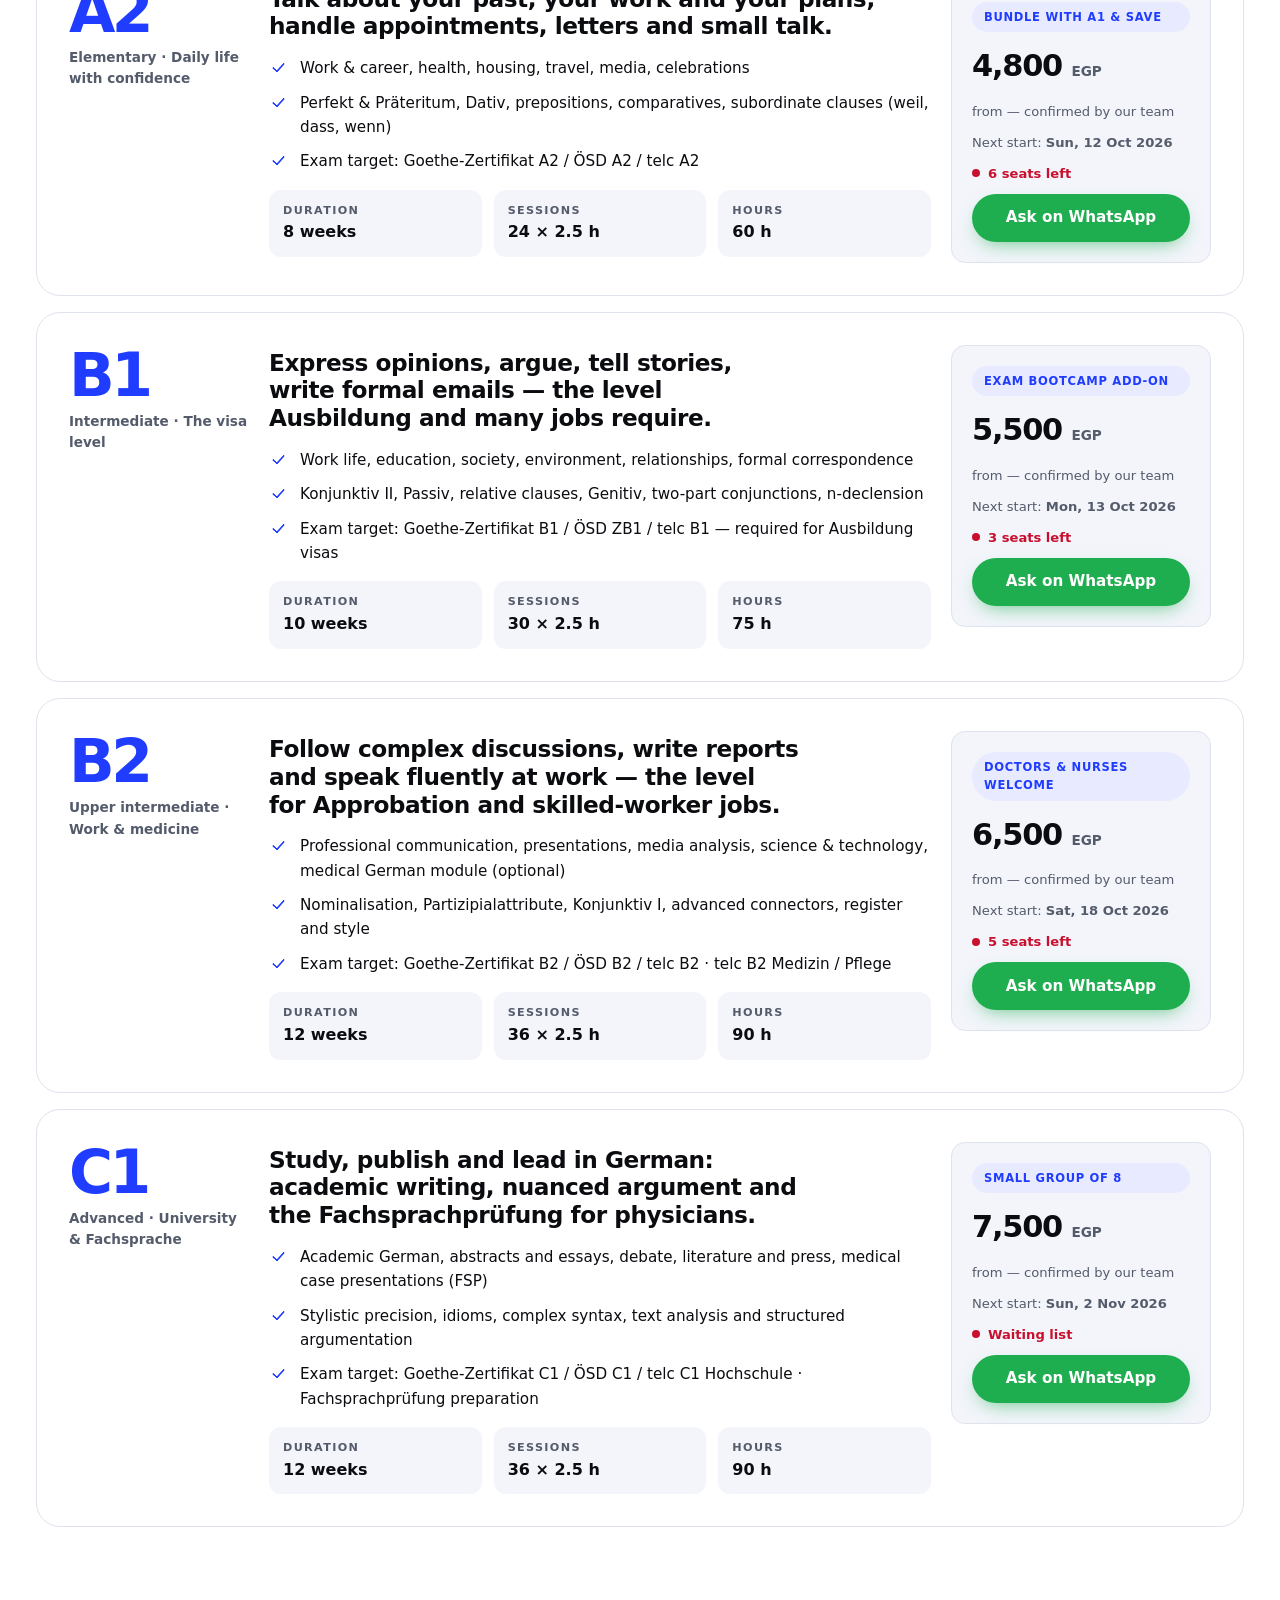
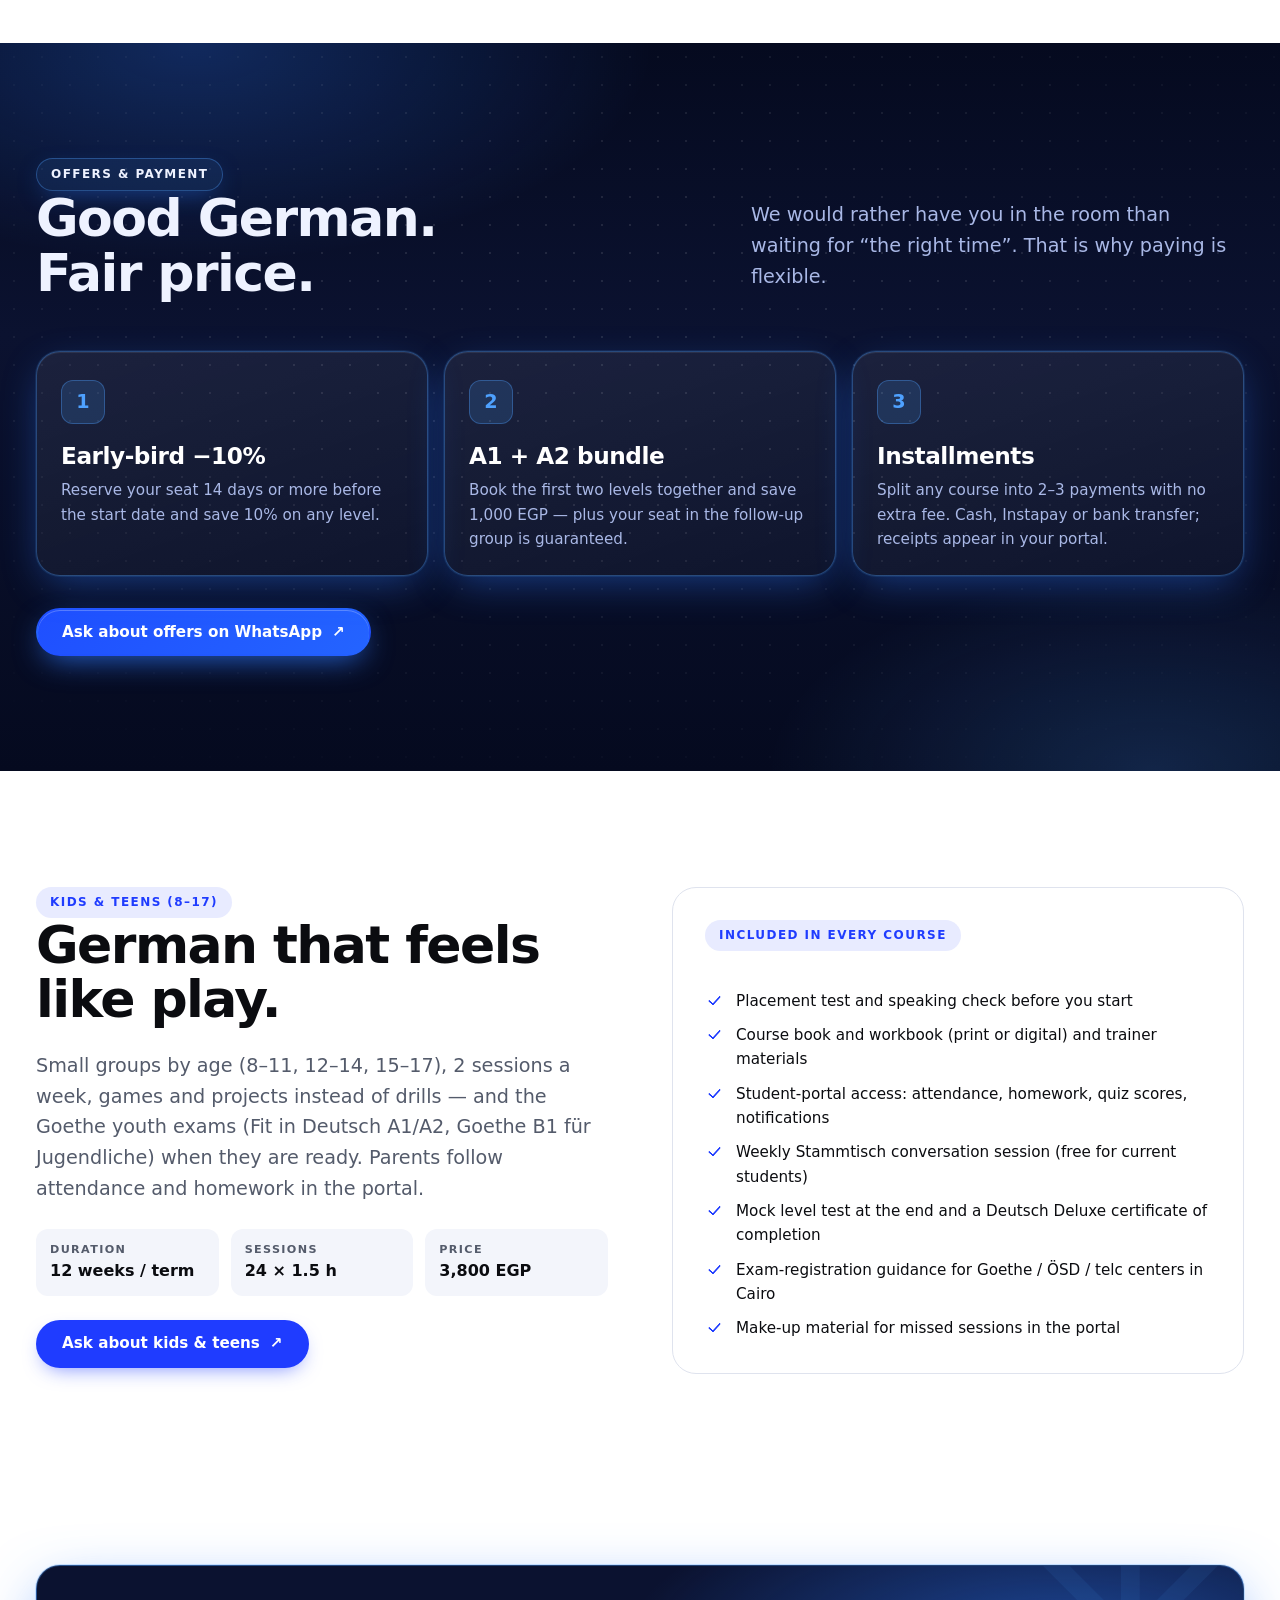
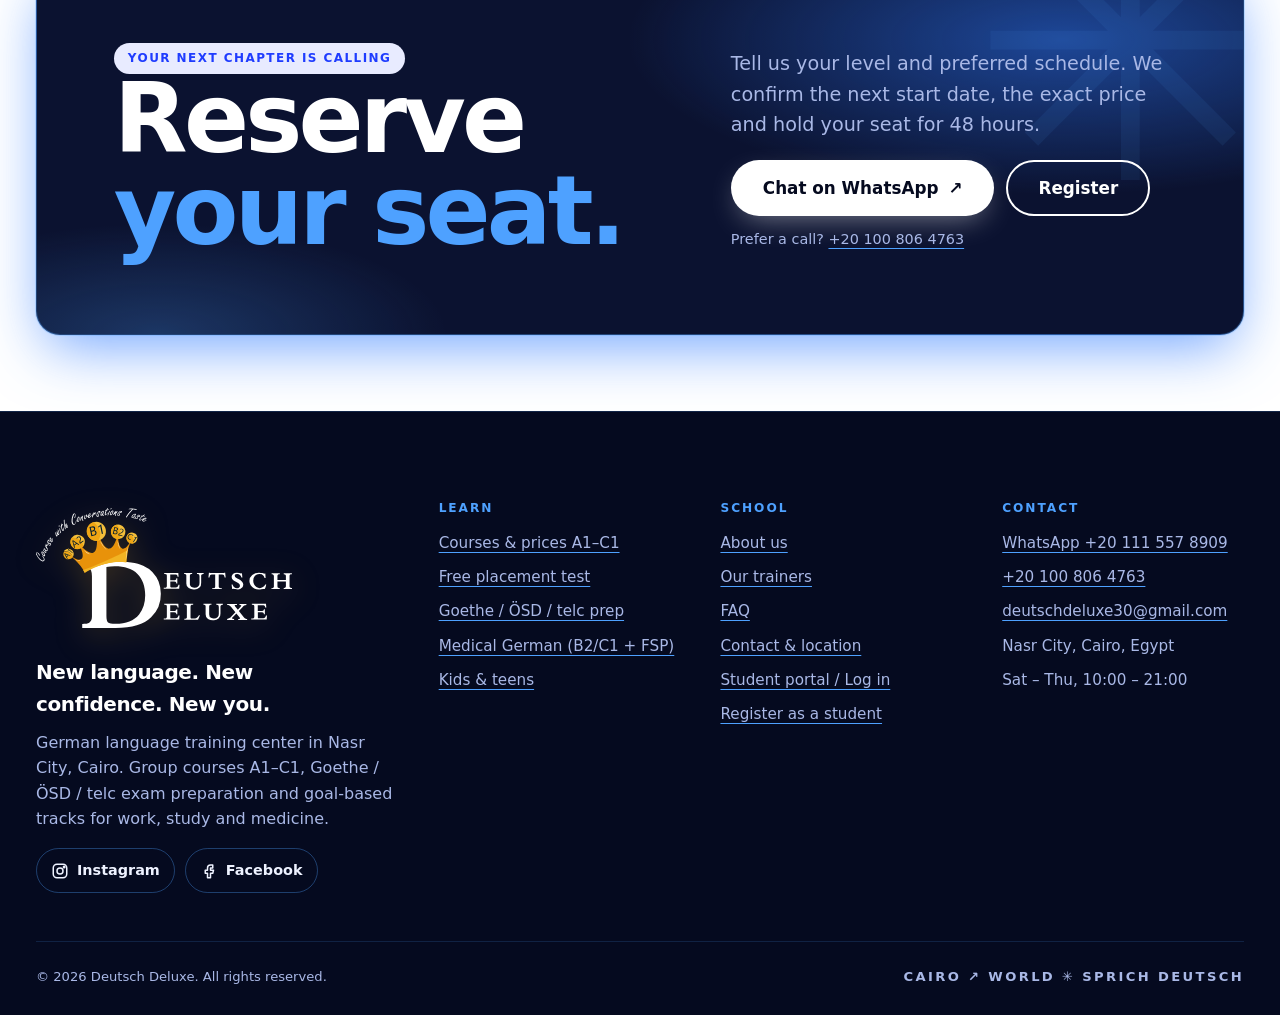
<file: courses.html>
<!DOCTYPE html>
<html lang="en" dir="ltr">
<head>
<meta charset="utf-8">
<meta name="viewport" content="width=device-width, initial-scale=1">
<title data-i18n="meta.courses.title">German Courses A1–C1 in Cairo — Prices, Schedules &amp; Start Dates | Deutsch Deluxe</title>
<meta name="description" data-i18n-attr="content:meta.courses.desc" content="Compare German courses A1, A2, B1, B2 and C1 in Nasr City, Cairo: duration, hours, morning/evening/weekend schedules, clear fees, next start dates, seats left, installments and early-bird offers.">
<link rel="canonical" href="https://deutschdeluxe.site/courses.html">
<meta name="theme-color" content="#050a1f">
<link rel="icon" href="favicon.svg" type="image/svg+xml">
<link rel="apple-touch-icon" href="apple-touch-icon.png">
<meta property="og:type" content="website">
<meta property="og:site_name" content="Deutsch Deluxe">
<meta property="og:title" content="German Courses A1–C1 in Cairo — Prices &amp; Start Dates">
<meta property="og:description" content="Compare German courses A1, A2, B1, B2 and C1 in Nasr City, Cairo: duration, hours, morning/evening/weekend schedules, clear fees, next start dates, seats left, installments and early-bird offers.">
<meta property="og:url" content="https://deutschdeluxe.site/courses.html">
<meta property="og:image" content="https://deutschdeluxe.site/og-image.png">
<meta property="og:image:width" content="1200">
<meta property="og:image:height" content="630">
<meta property="og:image:alt" content="Hallo! Deutsch Deluxe — German language center in Cairo">
<meta property="og:locale" content="en_US">
<meta property="og:locale:alternate" content="ar_EG">
<meta name="twitter:card" content="summary_large_image">
<meta name="twitter:title" content="German Courses A1–C1 in Cairo — Prices &amp; Start Dates">
<meta name="twitter:description" content="Compare German courses A1, A2, B1, B2 and C1 in Nasr City, Cairo: duration, hours, morning/evening/weekend schedules, clear fees, next start dates, seats left, installments and early-bird offers.">
<meta name="twitter:image" content="https://deutschdeluxe.site/og-image.png">
<link rel="stylesheet" href="css/site.css?v=2026092702">
<script defer src="js/i18n.js?v=2026092702"></script>
<script defer src="js/i18n-de.js?v=2026092702"></script>
<script defer src="js/site.js?v=2026092702"></script>
<script type="application/ld+json">
{
    "@context": "https://schema.org",
    "@type": "BreadcrumbList",
    "itemListElement": [
        {
            "@type": "ListItem",
            "position": 1,
            "name": "Home",
            "item": "https://deutschdeluxe.site/"
        },
        {
            "@type": "ListItem",
            "position": 2,
            "name": "Courses",
            "item": "https://deutschdeluxe.site/courses.html"
        }
    ]
}
</script>
<script type="application/ld+json">
{
    "@context": "https://schema.org",
    "@type": "ItemList",
    "name": "German courses at Deutsch Deluxe, Cairo",
    "itemListElement": [
        {
            "@type": "ListItem",
            "position": 1,
            "item": {
                "@type": "Course",
                "name": "German A1 — Beginner",
                "description": "Introduce yourself, handle daily life and understand slow, clear German. 60 hours, 8 weeks, small group in Nasr City, Cairo. Prepares for Goethe/ÖSD/telc A1.",
                "url": "https://deutschdeluxe.site/courses.html#a1",
                "provider": {
                    "@id": "https://deutschdeluxe.site/#org"
                },
                "educationalLevel": "A1",
                "inLanguage": "de",
                "availableLanguage": [
                    "en",
                    "ar"
                ],
                "hasCourseInstance": {
                    "@type": "CourseInstance",
                    "courseMode": "Onsite",
                    "location": {
                        "@type": "Place",
                        "name": "Deutsch Deluxe Training Center",
                        "address": {
                            "@type": "PostalAddress",
                            "addressLocality": "Nasr City, Cairo",
                            "addressCountry": "EG"
                        }
                    },
                    "courseWorkload": "PT60H",
                    "courseSchedule": {
                        "@type": "Schedule",
                        "repeatFrequency": "Weekly",
                        "repeatCount": 3
                    }
                },
                "offers": {
                    "@type": "Offer",
                    "category": "Paid",
                    "availability": "https://schema.org/InStock",
                    "url": "https://deutschdeluxe.site/courses.html#a1"
                }
            }
        },
        {
            "@type": "ListItem",
            "position": 2,
            "item": {
                "@type": "Course",
                "name": "German A2 — Elementary",
                "description": "Talk about your past, work and plans; handle appointments and small talk. 60 hours, 8 weeks. Prepares for Goethe/ÖSD/telc A2.",
                "url": "https://deutschdeluxe.site/courses.html#a2",
                "provider": {
                    "@id": "https://deutschdeluxe.site/#org"
                },
                "educationalLevel": "A2",
                "inLanguage": "de",
                "availableLanguage": [
                    "en",
                    "ar"
                ],
                "hasCourseInstance": {
                    "@type": "CourseInstance",
                    "courseMode": "Onsite",
                    "location": {
                        "@type": "Place",
                        "name": "Deutsch Deluxe Training Center",
                        "address": {
                            "@type": "PostalAddress",
                            "addressLocality": "Nasr City, Cairo",
                            "addressCountry": "EG"
                        }
                    },
                    "courseWorkload": "PT60H",
                    "courseSchedule": {
                        "@type": "Schedule",
                        "repeatFrequency": "Weekly",
                        "repeatCount": 3
                    }
                },
                "offers": {
                    "@type": "Offer",
                    "category": "Paid",
                    "availability": "https://schema.org/InStock",
                    "url": "https://deutschdeluxe.site/courses.html#a2"
                }
            }
        },
        {
            "@type": "ListItem",
            "position": 3,
            "item": {
                "@type": "Course",
                "name": "German B1 — Intermediate",
                "description": "Express opinions, argue, write formal emails — the level required for Ausbildung visas. 75 hours, 10 weeks. Prepares for Goethe/ÖSD/telc B1.",
                "url": "https://deutschdeluxe.site/courses.html#b1",
                "provider": {
                    "@id": "https://deutschdeluxe.site/#org"
                },
                "educationalLevel": "B1",
                "inLanguage": "de",
                "availableLanguage": [
                    "en",
                    "ar"
                ],
                "hasCourseInstance": {
                    "@type": "CourseInstance",
                    "courseMode": "Onsite",
                    "location": {
                        "@type": "Place",
                        "name": "Deutsch Deluxe Training Center",
                        "address": {
                            "@type": "PostalAddress",
                            "addressLocality": "Nasr City, Cairo",
                            "addressCountry": "EG"
                        }
                    },
                    "courseWorkload": "PT75H",
                    "courseSchedule": {
                        "@type": "Schedule",
                        "repeatFrequency": "Weekly",
                        "repeatCount": 3
                    }
                },
                "offers": {
                    "@type": "Offer",
                    "category": "Paid",
                    "availability": "https://schema.org/InStock",
                    "url": "https://deutschdeluxe.site/courses.html#b1"
                }
            }
        },
        {
            "@type": "ListItem",
            "position": 4,
            "item": {
                "@type": "Course",
                "name": "German B2 — Upper intermediate",
                "description": "Fluent professional German for work and medicine (Approbation). 90 hours, 12 weeks. Prepares for Goethe/ÖSD/telc B2 and telc B2 Medizin/Pflege.",
                "url": "https://deutschdeluxe.site/courses.html#b2",
                "provider": {
                    "@id": "https://deutschdeluxe.site/#org"
                },
                "educationalLevel": "B2",
                "inLanguage": "de",
                "availableLanguage": [
                    "en",
                    "ar"
                ],
                "hasCourseInstance": {
                    "@type": "CourseInstance",
                    "courseMode": "Onsite",
                    "location": {
                        "@type": "Place",
                        "name": "Deutsch Deluxe Training Center",
                        "address": {
                            "@type": "PostalAddress",
                            "addressLocality": "Nasr City, Cairo",
                            "addressCountry": "EG"
                        }
                    },
                    "courseWorkload": "PT90H",
                    "courseSchedule": {
                        "@type": "Schedule",
                        "repeatFrequency": "Weekly",
                        "repeatCount": 3
                    }
                },
                "offers": {
                    "@type": "Offer",
                    "category": "Paid",
                    "availability": "https://schema.org/InStock",
                    "url": "https://deutschdeluxe.site/courses.html#b2"
                }
            }
        },
        {
            "@type": "ListItem",
            "position": 5,
            "item": {
                "@type": "Course",
                "name": "German C1 — Advanced",
                "description": "Academic German, nuanced argument and Fachsprachprüfung preparation. 90 hours, 12 weeks. Prepares for Goethe/ÖSD/telc C1.",
                "url": "https://deutschdeluxe.site/courses.html#c1",
                "provider": {
                    "@id": "https://deutschdeluxe.site/#org"
                },
                "educationalLevel": "C1",
                "inLanguage": "de",
                "availableLanguage": [
                    "en",
                    "ar"
                ],
                "hasCourseInstance": {
                    "@type": "CourseInstance",
                    "courseMode": "Onsite",
                    "location": {
                        "@type": "Place",
                        "name": "Deutsch Deluxe Training Center",
                        "address": {
                            "@type": "PostalAddress",
                            "addressLocality": "Nasr City, Cairo",
                            "addressCountry": "EG"
                        }
                    },
                    "courseWorkload": "PT90H",
                    "courseSchedule": {
                        "@type": "Schedule",
                        "repeatFrequency": "Weekly",
                        "repeatCount": 3
                    }
                },
                "offers": {
                    "@type": "Offer",
                    "category": "Paid",
                    "availability": "https://schema.org/InStock",
                    "url": "https://deutschdeluxe.site/courses.html#c1"
                }
            }
        }
    ]
}
</script>
</head>
<body>
<a class="skip" href="#main" data-i18n="nav.skip">Skip to content</a>

<svg width="0" height="0" class="visually-hidden" aria-hidden="true" focusable="false">
  <defs>
    <symbol id="i-wa" viewBox="0 0 24 24"><path fill="currentColor" d="M12 2a10 10 0 0 0-8.6 15.1L2 22l5-1.3A10 10 0 1 0 12 2Zm0 18.2a8.2 8.2 0 0 1-4.2-1.2l-.3-.2-3 .8.8-2.9-.2-.3A8.2 8.2 0 1 1 12 20.2Zm4.5-6.1c-.2-.1-1.5-.7-1.7-.8-.2-.1-.4-.1-.6.1l-.8 1c-.1.2-.3.2-.5.1a6.7 6.7 0 0 1-3.3-2.9c-.2-.4.2-.4.6-1.2.1-.2 0-.3 0-.5l-.8-1.8c-.2-.5-.4-.4-.6-.4h-.5a1 1 0 0 0-.7.3 3 3 0 0 0-.9 2.2 5.2 5.2 0 0 0 1.1 2.7 11.8 11.8 0 0 0 4.5 4c1.7.7 2.3.7 3.1.6a2.7 2.7 0 0 0 1.8-1.2 2.2 2.2 0 0 0 .1-1.3c0-.1-.2-.2-.4-.3Z"/></symbol>
    <symbol id="i-target" viewBox="0 0 24 24" fill="none" stroke="currentColor" stroke-width="2" stroke-linecap="round" stroke-linejoin="round"><circle cx="12" cy="12" r="9"/><circle cx="12" cy="12" r="5"/><circle cx="12" cy="12" r="1.2" fill="currentColor"/><path d="M12 3v3M12 18v3M3 12h3M18 12h3"/></symbol>
    <symbol id="i-chat" viewBox="0 0 24 24" fill="none" stroke="currentColor" stroke-width="2" stroke-linecap="round" stroke-linejoin="round"><path d="M4 5.5A2.5 2.5 0 0 1 6.5 3h11A2.5 2.5 0 0 1 20 5.5v8a2.5 2.5 0 0 1-2.5 2.5H10l-5 4v-4H6.5A2.5 2.5 0 0 1 4 13.5Z"/><path d="M8.5 9.5h.01M12 9.5h.01M15.5 9.5h.01"/></symbol>
    <symbol id="i-medal" viewBox="0 0 24 24" fill="none" stroke="currentColor" stroke-width="2" stroke-linecap="round" stroke-linejoin="round"><circle cx="12" cy="9" r="6"/><path d="m9 14-2 8 5-3 5 3-2-8"/><path d="m12 6 1 2 2 .3-1.5 1.4.4 2.3L12 11l-1.9 1 .4-2.3L9 8.3 11 8Z"/></symbol>
    <symbol id="i-chart" viewBox="0 0 24 24" fill="none" stroke="currentColor" stroke-width="2" stroke-linecap="round" stroke-linejoin="round"><path d="M4 20V10M10 20V4M16 20v-8M22 20H2"/><path d="m4 8 6-4 6 4 6-4"/></symbol>
    <symbol id="i-users" viewBox="0 0 24 24" fill="none" stroke="currentColor" stroke-width="2" stroke-linecap="round" stroke-linejoin="round"><circle cx="9" cy="8" r="3.5"/><path d="M2.5 20a6.5 6.5 0 0 1 13 0"/><circle cx="17" cy="9" r="2.6"/><path d="M15.5 14.2A5 5 0 0 1 21.5 19"/></symbol>
    <symbol id="i-shield" viewBox="0 0 24 24" fill="none" stroke="currentColor" stroke-width="2" stroke-linecap="round" stroke-linejoin="round"><path d="M12 3 4.5 6v5.5c0 4.3 3 8.1 7.5 9.5 4.5-1.4 7.5-5.2 7.5-9.5V6Z"/><path d="m9 12 2.2 2.2L15.5 10"/></symbol>
    <symbol id="i-cap" viewBox="0 0 24 24" fill="none" stroke="currentColor" stroke-width="2" stroke-linecap="round" stroke-linejoin="round"><path d="m2 9 10-5 10 5-10 5Z"/><path d="M6 11.5V16c0 1.5 3 3 6 3s6-1.5 6-3v-4.5"/><path d="M22 9v6"/></symbol>
    <symbol id="i-calendar" viewBox="0 0 24 24" fill="none" stroke="currentColor" stroke-width="2" stroke-linecap="round" stroke-linejoin="round"><rect x="3" y="5" width="18" height="16" rx="2.5"/><path d="M3 10h18M8 3v4M16 3v4"/></symbol>
    <symbol id="i-pin" viewBox="0 0 24 24" fill="none" stroke="currentColor" stroke-width="2" stroke-linecap="round" stroke-linejoin="round"><path d="M12 22s7-6.2 7-12a7 7 0 1 0-14 0c0 5.8 7 12 7 12Z"/><circle cx="12" cy="10" r="2.5"/></symbol>
    <symbol id="i-clock" viewBox="0 0 24 24" fill="none" stroke="currentColor" stroke-width="2" stroke-linecap="round" stroke-linejoin="round"><circle cx="12" cy="12" r="9"/><path d="M12 7v5l3 2"/></symbol>
    <symbol id="i-phone" viewBox="0 0 24 24" fill="none" stroke="currentColor" stroke-width="2" stroke-linecap="round" stroke-linejoin="round"><path d="M5 4h4l2 5-2.5 1.5a11 11 0 0 0 5 5L15 13l5 2v4a2 2 0 0 1-2 2A16 16 0 0 1 3 6a2 2 0 0 1 2-2Z"/></symbol>
    <symbol id="i-mail" viewBox="0 0 24 24" fill="none" stroke="currentColor" stroke-width="2" stroke-linecap="round" stroke-linejoin="round"><rect x="3" y="5" width="18" height="14" rx="2.5"/><path d="m3 7 9 6 9-6"/></symbol>
    <symbol id="i-insta" viewBox="0 0 24 24" fill="none" stroke="currentColor" stroke-width="2" stroke-linecap="round" stroke-linejoin="round"><rect x="3" y="3" width="18" height="18" rx="5"/><circle cx="12" cy="12" r="4"/><circle cx="17.5" cy="6.5" r="1" fill="currentColor"/></symbol>
    <symbol id="i-fb" viewBox="0 0 24 24" fill="none" stroke="currentColor" stroke-width="2" stroke-linecap="round" stroke-linejoin="round"><path d="M14 8h3V4h-3a4 4 0 0 0-4 4v3H7v4h3v6h4v-6h3l1-4h-4V8Z"/></symbol>
    <symbol id="i-globe" viewBox="0 0 24 24" fill="none" stroke="currentColor" stroke-width="2" stroke-linecap="round" stroke-linejoin="round"><circle cx="12" cy="12" r="9"/><path d="M3 12h18M12 3a14 14 0 0 1 0 18M12 3a14 14 0 0 0 0 18"/></symbol>
    <symbol id="i-up" viewBox="0 0 24 24" fill="none" stroke="currentColor" stroke-width="2.2" stroke-linecap="round" stroke-linejoin="round"><path d="M12 19V5M5 12l7-7 7 7"/></symbol>
    <symbol id="i-heart" viewBox="0 0 24 24"><path fill="currentColor" d="M12 21s-7.5-4.6-9.5-9.3C1 8 3.6 4.5 7 4.5c2 0 3.6 1.1 5 3 1.4-1.9 3-3 5-3 3.4 0 6 3.5 4.5 7.2C19.5 16.4 12 21 12 21Z"/></symbol>
    <symbol id="i-user" viewBox="0 0 24 24" fill="none" stroke="currentColor" stroke-width="2" stroke-linecap="round" stroke-linejoin="round"><circle cx="12" cy="8" r="4"/><path d="M4 21a8 8 0 0 1 16 0"/></symbol>
    <symbol id="i-arrow" viewBox="0 0 24 24" fill="none" stroke="currentColor" stroke-width="2" stroke-linecap="round" stroke-linejoin="round"><path d="M5 12h14M13 6l6 6-6 6"/></symbol>
    <symbol id="i-star" viewBox="0 0 24 24"><path fill="currentColor" d="m12 2.5 2.9 6 6.6.9-4.8 4.6 1.2 6.5L12 17.4l-5.9 3.1 1.2-6.5L2.5 9.4l6.6-.9Z"/></symbol>
    <symbol id="i-portal" viewBox="0 0 24 24" fill="none" stroke="currentColor" stroke-width="2" stroke-linecap="round" stroke-linejoin="round"><rect x="3" y="4" width="18" height="14" rx="2.5"/><path d="M8 21h8M12 18v3M7 12l3-3 3 3 4-4"/></symbol>
    <symbol id="i-cross" viewBox="0 0 24 24" fill="none" stroke="currentColor" stroke-width="2" stroke-linecap="round" stroke-linejoin="round"><path d="M9 3h6v6h6v6h-6v6H9v-6H3V9h6Z"/></symbol>
    <symbol id="i-plane" viewBox="0 0 24 24" fill="none" stroke="currentColor" stroke-width="2" stroke-linecap="round" stroke-linejoin="round"><path d="M21 3 3 10l7 3 3 7 8-17Z"/><path d="m10 13 4-4"/></symbol>
    <symbol id="i-kids" viewBox="0 0 24 24" fill="none" stroke="currentColor" stroke-width="2" stroke-linecap="round" stroke-linejoin="round"><circle cx="12" cy="12" r="9"/><path d="M8.5 10h.01M15.5 10h.01M8.5 14.5s1.2 2 3.5 2 3.5-2 3.5-2"/></symbol>
    <symbol id="i-book" viewBox="0 0 24 24" fill="none" stroke="currentColor" stroke-width="2" stroke-linecap="round" stroke-linejoin="round"><path d="M4 5a2 2 0 0 1 2-2h13v16H6a2 2 0 0 0-2 2Z"/><path d="M4 19a2 2 0 0 0 2 2h13"/></symbol>
    <symbol id="i-briefcase" viewBox="0 0 24 24" fill="none" stroke="currentColor" stroke-width="2" stroke-linecap="round" stroke-linejoin="round"><rect x="3" y="7" width="18" height="13" rx="2.5"/><path d="M9 7V5a2 2 0 0 1 2-2h2a2 2 0 0 1 2 2v2M3 12h18"/></symbol>
  </defs>
</svg>

<header class="site-header" id="top">
  <div class="container">
    <a class="brand" href="index.html" aria-label="Deutsch Deluxe — home" data-i18n-attr="aria-label:brand.home">
      <img class="logo" src="img/logo/logo-white.svg" width="281" height="132" alt="Deutsch Deluxe — Course with Conversations Taste">
    </a>
    <nav class="nav" aria-label="Main" data-i18n-attr="aria-label:nav.main">
      <a href="courses.html" data-i18n="nav.courses">Courses</a>
      <a href="placement-test.html" data-i18n="nav.placement">Placement test</a>
      <a href="exams.html" data-i18n="nav.exams">Exam prep</a>
      <a href="exams.html#medical" data-i18n="nav.medical">Medical German</a>
      <a href="about.html" data-i18n="nav.about">About</a>
      <a href="contact.html" data-i18n="nav.contact">Contact</a>
    </nav>
    <div class="header-actions">
      <a class="portal-link" href="https://portal.deutschdeluxe.site"><svg class="ico" aria-hidden="true"><use href="#i-portal"/></svg><span data-i18n="nav.portal">Student portal</span></a>
      <div class="lang-switch" role="group" aria-label="Language · Sprache · اللغة"><button class="lang-opt" type="button" data-lang="de" lang="de" aria-pressed="false" aria-label="Deutsch" title="Deutsch"><img src="img/flags/de.svg" alt="" width="20" height="12"><span aria-hidden="true">DE</span></button><button class="lang-opt" type="button" data-lang="en" lang="en" aria-pressed="true" aria-label="English" title="English"><img src="img/flags/gb.svg" alt="" width="20" height="12"><span aria-hidden="true">EN</span></button><button class="lang-opt" type="button" data-lang="ar" lang="ar" aria-pressed="false" aria-label="العربية" title="العربية"><img src="img/flags/eg.svg" alt="" width="20" height="12"><span aria-hidden="true">عربي</span></button></div>
      <a class="btn btn-neon btn-sm header-cta" data-wa="general" href="https://wa.me/201115578909" data-i18n="nav.cta">WhatsApp us <span class="arrow">↗</span></a>
      <button class="menu-btn" type="button" aria-expanded="false" aria-controls="mobile-nav" aria-label="Menu" data-i18n-attr="aria-label:nav.menu"><span></span></button>
    </div>
  </div>
</header>
<div class="mobile-nav" id="mobile-nav" aria-label="Mobile menu">
  <div class="container">
    <a class="item" href="index.html"><span data-i18n="nav.home">Home</span><svg class="ico" aria-hidden="true"><use href="#i-arrow"/></svg></a>
    <a class="item" href="courses.html"><span data-i18n="nav.courses">Courses</span><svg class="ico" aria-hidden="true"><use href="#i-arrow"/></svg></a>
    <a class="item" href="placement-test.html"><span data-i18n="nav.placement">Placement test</span><svg class="ico" aria-hidden="true"><use href="#i-arrow"/></svg></a>
    <a class="item" href="exams.html"><span data-i18n="nav.exams">Exam prep</span><svg class="ico" aria-hidden="true"><use href="#i-arrow"/></svg></a>
    <a class="item" href="exams.html#medical"><span data-i18n="nav.medical">Medical German</span><svg class="ico" aria-hidden="true"><use href="#i-arrow"/></svg></a>
    <a class="item" href="about.html"><span data-i18n="nav.about">About</span><svg class="ico" aria-hidden="true"><use href="#i-arrow"/></svg></a>
    <a class="item" href="contact.html"><span data-i18n="nav.contact">Contact</span><svg class="ico" aria-hidden="true"><use href="#i-arrow"/></svg></a>
    <div class="mobile-actions">
      <a class="btn btn-neon" data-wa="general" href="https://wa.me/201115578909" data-i18n="nav.cta">WhatsApp us <span class="arrow">↗</span></a>
      <a class="btn btn-outline" href="https://portal.deutschdeluxe.site" data-i18n="nav.portalLogin">Student portal / Log in</a>
      <a class="btn btn-outline" href="https://portal.deutschdeluxe.site/register" data-i18n="nav.register">Register</a>
    </div>
    <div class="mobile-meta">
      <span data-i18n="footer.addr">Nasr City, Cairo, Egypt</span>
      <a class="ltr" href="tel:+201008064763">+20 100 806 4763</a>
    </div>
  </div>
</div>
<main id="main">

  <section class="page-hero night"><span class="blob" aria-hidden="true"></span>
    <div class="container">
      <span class="glyph-bg" aria-hidden="true">✳</span>
      <nav class="breadcrumb" aria-label="Breadcrumb"><a href="index.html" data-i18n="nav.home">Home</a><span aria-hidden="true">/</span><span data-i18n="nav.courses">Courses</span></nav>
      <span class="label mt-20" data-i18n="courses.eyebrow">Courses &amp; prices</span>
      <h1 class="h1" data-i18n="courses.title">Five levels.<br>One clear path.</h1>
      <p class="lead" data-i18n="courses.lead">A1 to C1 in small groups in Nasr City — with transparent prices, fixed start dates and the schedule that fits your life. Every course ends with a level test and a Deutsch Deluxe certificate.</p>
      <div class="btn-row mt-20">
        <a class="btn btn-blue" data-wa="general" href="https://wa.me/201115578909" data-i18n="courses.cta1">Ask about the next group <span class="arrow">↗</span></a>
        <a class="btn btn-outline" href="placement-test.html" data-i18n="courses.cta2">Not sure of your level? Test yourself</a>
      </div>
    </div>
  </section>

  <section class="section-tight">
    <div class="container">
      <p class="notice" data-i18n="courses.notice"><strong>How to read the prices:</strong> every figure is “from X EGP” and is confirmed by our team when you book. Dates, seats and offers are updated each term on this page and in the student portal.</p>
    </div>
  </section>

  <!-- ============================== OVERVIEW TABLE ============================== -->
  <section class="section-tight" id="overview">
    <div class="container">
      <div class="section-head">
        <span class="label" data-i18n="courses.tableEyebrow">At a glance</span>
        <h2 class="h2" data-i18n="courses.tableTitle">All levels, side by side.</h2>
      </div>
      <!-- PLACEHOLDER: replace with real data — durations, hours, prices, start dates and seats -->
      <div class="table-wrap">
        <table>
          <caption class="visually-hidden" data-i18n="courses.tableCaption">Course overview per level: duration, sessions, hours, schedule options, price, next start date and seats left</caption>
          <thead>
            <tr>
              <th scope="col" data-i18n="courses.th.level">Level</th>
              <th scope="col" data-i18n="courses.th.duration">Duration</th>
              <th scope="col" data-i18n="courses.th.sessions">Sessions</th>
              <th scope="col" data-i18n="courses.th.hours">Hours</th>
              <th scope="col" data-i18n="courses.th.schedule">Schedule options</th>
              <th scope="col" data-i18n="courses.th.price">Price</th>
              <th scope="col" data-i18n="courses.th.start">Next start</th>
              <th scope="col" data-i18n="courses.th.seats">Seats</th>
              <th scope="col"><span class="visually-hidden" data-i18n="courses.th.action">Action</span></th>
            </tr>
          </thead>
          <tbody>
            <tr>
              <td><span class="lvl">A1</span></td>
              <td><span data-i18n="courses.a1.duration">8 weeks</span></td>
              <td><span data-i18n="courses.a1.sessions">24 × 2.5 h</span></td>
              <td><span class="ltr">60 h</span></td>
              <td><span data-i18n="courses.sched.all">Morning · Evening · Weekend</span></td>
              <td><span class="price ltr">4,500 EGP</span><span class="note" data-i18n="courses.priceNote">from — confirmed by our team</span></td>
              <td><span data-i18n="courses.a1.start">Sat, 11 Oct 2026</span></td>
              <td><span class="seats" data-i18n="courses.a1.seats">4 seats left</span></td>
              <td><a class="btn btn-wa btn-sm" data-wa="a1" href="https://wa.me/201115578909" data-i18n="courses.askWa">Ask on WhatsApp</a></td>
            </tr>
            <tr>
              <td><span class="lvl">A2</span></td>
              <td><span data-i18n="courses.a2.duration">8 weeks</span></td>
              <td><span data-i18n="courses.a2.sessions">24 × 2.5 h</span></td>
              <td><span class="ltr">60 h</span></td>
              <td><span data-i18n="courses.sched.all">Morning · Evening · Weekend</span></td>
              <td><span class="price ltr">4,800 EGP</span><span class="note" data-i18n="courses.priceNote">from — confirmed by our team</span></td>
              <td><span data-i18n="courses.a2.start">Sun, 12 Oct 2026</span></td>
              <td><span class="seats" data-i18n="courses.a2.seats">6 seats left</span></td>
              <td><a class="btn btn-wa btn-sm" data-wa="a2" href="https://wa.me/201115578909" data-i18n="courses.askWa">Ask on WhatsApp</a></td>
            </tr>
            <tr>
              <td><span class="lvl">B1</span></td>
              <td><span data-i18n="courses.b1.duration">10 weeks</span></td>
              <td><span data-i18n="courses.b1.sessions">30 × 2.5 h</span></td>
              <td><span class="ltr">75 h</span></td>
              <td><span data-i18n="courses.sched.all">Morning · Evening · Weekend</span></td>
              <td><span class="price ltr">5,500 EGP</span><span class="note" data-i18n="courses.priceNote">from — confirmed by our team</span></td>
              <td><span data-i18n="courses.b1.start">Mon, 13 Oct 2026</span></td>
              <td><span class="seats" data-i18n="courses.b1.seats">3 seats left</span></td>
              <td><a class="btn btn-wa btn-sm" data-wa="b1" href="https://wa.me/201115578909" data-i18n="courses.askWa">Ask on WhatsApp</a></td>
            </tr>
            <tr>
              <td><span class="lvl">B2</span></td>
              <td><span data-i18n="courses.b2.duration">12 weeks</span></td>
              <td><span data-i18n="courses.b2.sessions">36 × 2.5 h</span></td>
              <td><span class="ltr">90 h</span></td>
              <td><span data-i18n="courses.sched.eve">Evening · Weekend</span></td>
              <td><span class="price ltr">6,500 EGP</span><span class="note" data-i18n="courses.priceNote">from — confirmed by our team</span></td>
              <td><span data-i18n="courses.b2.start">Sat, 18 Oct 2026</span></td>
              <td><span class="seats" data-i18n="courses.b2.seats">5 seats left</span></td>
              <td><a class="btn btn-wa btn-sm" data-wa="b2" href="https://wa.me/201115578909" data-i18n="courses.askWa">Ask on WhatsApp</a></td>
            </tr>
            <tr>
              <td><span class="lvl">C1</span></td>
              <td><span data-i18n="courses.c1.duration">12 weeks</span></td>
              <td><span data-i18n="courses.c1.sessions">36 × 2.5 h</span></td>
              <td><span class="ltr">90 h</span></td>
              <td><span data-i18n="courses.sched.eve">Evening · Weekend</span></td>
              <td><span class="price ltr">7,500 EGP</span><span class="note" data-i18n="courses.priceNote">from — confirmed by our team</span></td>
              <td><span data-i18n="courses.c1.start">Sun, 2 Nov 2026</span></td>
              <td><span class="seats" data-i18n="courses.c1.seats">Waiting list</span></td>
              <td><a class="btn btn-wa btn-sm" data-wa="c1" href="https://wa.me/201115578909" data-i18n="courses.askWa">Ask on WhatsApp</a></td>
            </tr>
          </tbody>
        </table>
      </div>
      <p class="form-note mt-20" data-i18n="courses.tableNote">Installments: pay in 2–3 parts with no extra fee. Early-bird: −10% when you book 14 days before the start. Bundle A1+A2: save 1,000 EGP. Fees include course materials and student-portal access; official exam fees are paid to the exam center.</p>
    </div>
  </section>

  <!-- ============================== SCHEDULE OPTIONS ============================== -->
  <section class="section section-off" id="schedule">
    <div class="container">
      <div class="section-head split">
        <div>
          <span class="label" data-i18n="courses.schedEyebrow">Schedules</span>
          <h2 class="h2" data-i18n="courses.schedTitle">Pick the rhythm<br>that fits your life.</h2>
        </div>
        <p class="lead" data-i18n="courses.schedLead">Same curriculum, same trainers, same certificate — you choose when. Times below are our standard slots; ask for the exact timetable of the next group.</p>
      </div>
      <!-- PLACEHOLDER: replace with real data (real days/times) -->
      <div class="grid grid-4">
        <article class="card">
          <span class="c-ico" aria-hidden="true"><svg><use href="#i-clock"/></svg></span>
          <h3 class="h3" data-i18n="courses.sched.m.title">Morning</h3>
          <p data-i18n="courses.sched.m.body">Sat · Mon · Wed, 10:00 – 12:30. Popular with students, doctors on night shifts and parents.</p>
        </article>
        <article class="card">
          <span class="c-ico" aria-hidden="true"><svg><use href="#i-clock"/></svg></span>
          <h3 class="h3" data-i18n="courses.sched.e.title">Evening</h3>
          <p data-i18n="courses.sched.e.body">Sun · Tue · Thu, 18:00 – 20:30. Made for people who work 9-to-5 and still want to reach B1 this year.</p>
        </article>
        <article class="card">
          <span class="c-ico" aria-hidden="true"><svg><use href="#i-calendar"/></svg></span>
          <h3 class="h3" data-i18n="courses.sched.w.title">Weekend</h3>
          <p data-i18n="courses.sched.w.body">Fri · Sat, 12:00 – 16:00 with breaks. Two longer sessions a week for busy weekday schedules.</p>
        </article>
        <article class="card featured">
          <span class="c-ico" aria-hidden="true"><svg><use href="#i-chart"/></svg></span>
          <h3 class="h3" data-i18n="courses.sched.i.title">Intensive</h3>
          <p data-i18n="courses.sched.i.body">5 days a week, 4 weeks per level. For visa deadlines and Ausbildung start dates. On request when 6+ learners are ready.</p>
        </article>
      </div>
    </div>
  </section>

  <!-- ============================== LEVEL DETAILS ============================== -->
  <section class="section" id="levels">
    <div class="container">
      <div class="section-head">
        <span class="label" data-i18n="courses.levelsEyebrow">Level by level</span>
        <h2 class="h2" data-i18n="courses.levelsTitle">What you will be able to do.</h2>
      </div>
      <div class="stack">

        <article class="card level-card" id="a1">
          <div class="level-badge"><b>A1</b><span data-i18n="courses.a1.tag">Beginner · Start with Hallo</span></div>
          <div class="stack">
            <h3 class="h3" data-i18n="courses.a1.title">Introduce yourself, survive daily life, understand slow clear German.</h3>
            <ul class="pill-list">
              <li data-i18n="courses.a1.p1">Greetings, numbers, time, family, shopping, directions, ordering food</li>
              <li data-i18n="courses.a1.p2">Present tense, articles, cases (Nominativ/Akkusativ), modal verbs, word order</li>
              <li data-i18n="courses.a1.p3">Exam target: Goethe-Zertifikat A1 / ÖSD A1 / telc A1 (also the family-reunion visa level)</li>
            </ul>
            <div class="spec-grid">
              <div class="spec"><b data-i18n="courses.th.duration">Duration</b><span data-i18n="courses.a1.duration">8 weeks</span></div>
              <div class="spec"><b data-i18n="courses.th.sessions">Sessions</b><span data-i18n="courses.a1.sessions">24 × 2.5 h</span></div>
              <div class="spec"><b data-i18n="courses.th.hours">Hours</b><span class="ltr">60 h</span></div>
            </div>
          </div>
          <div class="price-box">
            <span class="tag lime" data-i18n="courses.a1.badge">Most popular</span>
            <div class="price ltr">4,500 <small>EGP</small></div>
            <span class="form-note" data-i18n="courses.priceNote">from — confirmed by our team</span>
            <span class="form-note"><span data-i18n="courses.th.start">Next start</span>: <strong data-i18n="courses.a1.start">Sat, 11 Oct 2026</strong></span>
            <span class="seats" data-i18n="courses.a1.seats">4 seats left</span>
            <a class="btn btn-wa" data-wa="a1" href="https://wa.me/201115578909" data-i18n="courses.askWa">Ask on WhatsApp</a>
          </div>
        </article>

        <article class="card level-card" id="a2">
          <div class="level-badge"><b>A2</b><span data-i18n="courses.a2.tag">Elementary · Daily life with confidence</span></div>
          <div class="stack">
            <h3 class="h3" data-i18n="courses.a2.title">Talk about your past, your work and your plans; handle appointments, letters and small talk.</h3>
            <ul class="pill-list">
              <li data-i18n="courses.a2.p1">Work &amp; career, health, housing, travel, media, celebrations</li>
              <li data-i18n="courses.a2.p2">Perfekt &amp; Präteritum, Dativ, prepositions, comparatives, subordinate clauses (weil, dass, wenn)</li>
              <li data-i18n="courses.a2.p3">Exam target: Goethe-Zertifikat A2 / ÖSD A2 / telc A2</li>
            </ul>
            <div class="spec-grid">
              <div class="spec"><b data-i18n="courses.th.duration">Duration</b><span data-i18n="courses.a2.duration">8 weeks</span></div>
              <div class="spec"><b data-i18n="courses.th.sessions">Sessions</b><span data-i18n="courses.a2.sessions">24 × 2.5 h</span></div>
              <div class="spec"><b data-i18n="courses.th.hours">Hours</b><span class="ltr">60 h</span></div>
            </div>
          </div>
          <div class="price-box">
            <span class="tag fill" data-i18n="courses.a2.badge">Bundle with A1 &amp; save</span>
            <div class="price ltr">4,800 <small>EGP</small></div>
            <span class="form-note" data-i18n="courses.priceNote">from — confirmed by our team</span>
            <span class="form-note"><span data-i18n="courses.th.start">Next start</span>: <strong data-i18n="courses.a2.start">Sun, 12 Oct 2026</strong></span>
            <span class="seats" data-i18n="courses.a2.seats">6 seats left</span>
            <a class="btn btn-wa" data-wa="a2" href="https://wa.me/201115578909" data-i18n="courses.askWa">Ask on WhatsApp</a>
          </div>
        </article>

        <article class="card level-card" id="b1">
          <div class="level-badge"><b>B1</b><span data-i18n="courses.b1.tag">Intermediate · The visa level</span></div>
          <div class="stack">
            <h3 class="h3" data-i18n="courses.b1.title">Express opinions, argue, tell stories, write formal emails — the level Ausbildung and many jobs require.</h3>
            <ul class="pill-list">
              <li data-i18n="courses.b1.p1">Work life, education, society, environment, relationships, formal correspondence</li>
              <li data-i18n="courses.b1.p2">Konjunktiv II, Passiv, relative clauses, Genitiv, two-part conjunctions, n-declension</li>
              <li data-i18n="courses.b1.p3">Exam target: Goethe-Zertifikat B1 / ÖSD ZB1 / telc B1 — required for Ausbildung visas</li>
            </ul>
            <div class="spec-grid">
              <div class="spec"><b data-i18n="courses.th.duration">Duration</b><span data-i18n="courses.b1.duration">10 weeks</span></div>
              <div class="spec"><b data-i18n="courses.th.sessions">Sessions</b><span data-i18n="courses.b1.sessions">30 × 2.5 h</span></div>
              <div class="spec"><b data-i18n="courses.th.hours">Hours</b><span class="ltr">75 h</span></div>
            </div>
          </div>
          <div class="price-box">
            <span class="tag fill" data-i18n="courses.b1.badge">Exam bootcamp add-on</span>
            <div class="price ltr">5,500 <small>EGP</small></div>
            <span class="form-note" data-i18n="courses.priceNote">from — confirmed by our team</span>
            <span class="form-note"><span data-i18n="courses.th.start">Next start</span>: <strong data-i18n="courses.b1.start">Mon, 13 Oct 2026</strong></span>
            <span class="seats" data-i18n="courses.b1.seats">3 seats left</span>
            <a class="btn btn-wa" data-wa="b1" href="https://wa.me/201115578909" data-i18n="courses.askWa">Ask on WhatsApp</a>
          </div>
        </article>

        <article class="card level-card" id="b2">
          <div class="level-badge"><b>B2</b><span data-i18n="courses.b2.tag">Upper intermediate · Work &amp; medicine</span></div>
          <div class="stack">
            <h3 class="h3" data-i18n="courses.b2.title">Follow complex discussions, write reports and speak fluently at work — the level for Approbation and skilled-worker jobs.</h3>
            <ul class="pill-list">
              <li data-i18n="courses.b2.p1">Professional communication, presentations, media analysis, science &amp; technology, medical German module (optional)</li>
              <li data-i18n="courses.b2.p2">Nominalisation, Partizipialattribute, Konjunktiv I, advanced connectors, register and style</li>
              <li data-i18n="courses.b2.p3">Exam target: Goethe-Zertifikat B2 / ÖSD B2 / telc B2 · telc B2 Medizin / Pflege</li>
            </ul>
            <div class="spec-grid">
              <div class="spec"><b data-i18n="courses.th.duration">Duration</b><span data-i18n="courses.b2.duration">12 weeks</span></div>
              <div class="spec"><b data-i18n="courses.th.sessions">Sessions</b><span data-i18n="courses.b2.sessions">36 × 2.5 h</span></div>
              <div class="spec"><b data-i18n="courses.th.hours">Hours</b><span class="ltr">90 h</span></div>
            </div>
          </div>
          <div class="price-box">
            <span class="tag fill" data-i18n="courses.b2.badge">Doctors &amp; nurses welcome</span>
            <div class="price ltr">6,500 <small>EGP</small></div>
            <span class="form-note" data-i18n="courses.priceNote">from — confirmed by our team</span>
            <span class="form-note"><span data-i18n="courses.th.start">Next start</span>: <strong data-i18n="courses.b2.start">Sat, 18 Oct 2026</strong></span>
            <span class="seats" data-i18n="courses.b2.seats">5 seats left</span>
            <a class="btn btn-wa" data-wa="b2" href="https://wa.me/201115578909" data-i18n="courses.askWa">Ask on WhatsApp</a>
          </div>
        </article>

        <article class="card level-card" id="c1">
          <div class="level-badge"><b>C1</b><span data-i18n="courses.c1.tag">Advanced · University &amp; Fachsprache</span></div>
          <div class="stack">
            <h3 class="h3" data-i18n="courses.c1.title">Study, publish and lead in German: academic writing, nuanced argument and the Fachsprachprüfung for physicians.</h3>
            <ul class="pill-list">
              <li data-i18n="courses.c1.p1">Academic German, abstracts and essays, debate, literature and press, medical case presentations (FSP)</li>
              <li data-i18n="courses.c1.p2">Stylistic precision, idioms, complex syntax, text analysis and structured argumentation</li>
              <li data-i18n="courses.c1.p3">Exam target: Goethe-Zertifikat C1 / ÖSD C1 / telc C1 Hochschule · Fachsprachprüfung preparation</li>
            </ul>
            <div class="spec-grid">
              <div class="spec"><b data-i18n="courses.th.duration">Duration</b><span data-i18n="courses.c1.duration">12 weeks</span></div>
              <div class="spec"><b data-i18n="courses.th.sessions">Sessions</b><span data-i18n="courses.c1.sessions">36 × 2.5 h</span></div>
              <div class="spec"><b data-i18n="courses.th.hours">Hours</b><span class="ltr">90 h</span></div>
            </div>
          </div>
          <div class="price-box">
            <span class="tag fill" data-i18n="courses.c1.badge">Small group of 8</span>
            <div class="price ltr">7,500 <small>EGP</small></div>
            <span class="form-note" data-i18n="courses.priceNote">from — confirmed by our team</span>
            <span class="form-note"><span data-i18n="courses.th.start">Next start</span>: <strong data-i18n="courses.c1.start">Sun, 2 Nov 2026</strong></span>
            <span class="seats" data-i18n="courses.c1.seats">Waiting list</span>
            <a class="btn btn-wa" data-wa="c1" href="https://wa.me/201115578909" data-i18n="courses.askWa">Ask on WhatsApp</a>
          </div>
        </article>

      </div>
    </div>
  </section>

  <!-- ============================== OFFERS ============================== -->
  <section class="section night" id="offers">
    <div class="container">
      <div class="section-head split">
        <div>
          <span class="label" data-i18n="offers.eyebrow">Offers &amp; payment</span>
          <h2 class="h2" data-i18n="offers.title">Good German.<br>Fair price.</h2>
        </div>
        <p class="lead" data-i18n="offers.lead">We would rather have you in the room than waiting for “the right time”. That is why paying is flexible.</p>
      </div>
      <!-- PLACEHOLDER: replace with real data (offer terms) -->
      <div class="steps">
        <div class="step">
          <h3 class="h3" data-i18n="offers.o1.title">Early-bird −10%</h3>
          <p data-i18n="offers.o1.body">Reserve your seat 14 days or more before the start date and save 10% on any level.</p>
        </div>
        <div class="step">
          <h3 class="h3" data-i18n="offers.o2.title">A1 + A2 bundle</h3>
          <p data-i18n="offers.o2.body">Book the first two levels together and save 1,000 EGP — plus your seat in the follow-up group is guaranteed.</p>
        </div>
        <div class="step">
          <h3 class="h3" data-i18n="offers.o3.title">Installments</h3>
          <p data-i18n="offers.o3.body">Split any course into 2–3 payments with no extra fee. Cash, Instapay or bank transfer; receipts appear in your portal.</p>
        </div>
      </div>
      <div class="btn-row mt-32">
        <a class="btn btn-neon" data-wa="bundle" href="https://wa.me/201115578909" data-i18n="offers.cta">Ask about offers on WhatsApp <span class="arrow">↗</span></a>
      </div>
    </div>
  </section>

  <!-- ============================== KIDS & INCLUDED ============================== -->
  <section class="section" id="kids">
    <div class="container">
      <div class="two-col">
        <div>
          <span class="label" data-i18n="kids.eyebrow">Kids &amp; teens (8–17)</span>
          <h2 class="h2" data-i18n="kids.title">German that feels<br>like play.</h2>
          <p class="lead mt-20" data-i18n="kids.lead">Small groups by age (8–11, 12–14, 15–17), 2 sessions a week, games and projects instead of drills — and the Goethe youth exams (Fit in Deutsch A1/A2, Goethe B1 für Jugendliche) when they are ready. Parents follow attendance and homework in the portal.</p>
          <!-- PLACEHOLDER: replace with real data -->
          <div class="spec-grid mt-20">
            <div class="spec"><b data-i18n="courses.th.duration">Duration</b><span data-i18n="kids.duration">12 weeks / term</span></div>
            <div class="spec"><b data-i18n="courses.th.sessions">Sessions</b><span data-i18n="kids.sessions">24 × 1.5 h</span></div>
            <div class="spec"><b data-i18n="courses.th.price">Price</b><span class="ltr">3,800 EGP</span></div>
          </div>
          <a class="btn btn-blue mt-20" data-wa="kids" href="https://wa.me/201115578909" data-i18n="kids.cta">Ask about kids &amp; teens <span class="arrow">↗</span></a>
        </div>
        <div class="card">
          <span class="label" data-i18n="included.eyebrow">Included in every course</span>
          <ul class="pill-list mt-20">
            <li data-i18n="included.i1">Placement test and speaking check before you start</li>
            <li data-i18n="included.i2">Course book and workbook (print or digital) and trainer materials</li>
            <li data-i18n="included.i3">Student-portal access: attendance, homework, quiz scores, notifications</li>
            <li data-i18n="included.i4">Weekly Stammtisch conversation session (free for current students)</li>
            <li data-i18n="included.i5">Mock level test at the end and a Deutsch Deluxe certificate of completion</li>
            <li data-i18n="included.i6">Exam-registration guidance for Goethe / ÖSD / telc centers in Cairo</li>
            <li data-i18n="included.i7">Make-up material for missed sessions in the portal</li>
          </ul>
        </div>
      </div>
    </div>
  </section>

  <!-- ============================== FINAL CTA ============================== -->
  <section class="section-tight">
    <div class="container">
      <div class="cta-band">
        <span class="glyph-bg" aria-hidden="true">✳</span>
        <div>
          <span class="label" data-i18n="cta.eyebrow">Your next chapter is calling</span>
          <h2 class="display" data-i18n="courses.ctaTitle">Reserve<br><span>your seat.</span></h2>
        </div>
        <div>
          <p class="lead" data-i18n="courses.ctaLead">Tell us your level and preferred schedule. We confirm the next start date, the exact price and hold your seat for 48 hours.</p>
          <div class="btn-row">
            <a class="btn btn-white btn-lg" data-wa="general" href="https://wa.me/201115578909" data-i18n="cta.cta1">Chat on WhatsApp <span class="arrow">↗</span></a>
            <a class="btn btn-outline btn-lg" href="https://portal.deutschdeluxe.site/register" data-i18n="nav.register">Register</a>
          </div>
          <p class="small" data-i18n="cta.small">Prefer a call? <a class="ltr" href="tel:+201008064763">+20 100 806 4763</a></p>
        </div>
      </div>
    </div>
  </section>

</main>

<footer class="site-footer">
  <div class="container">
    <div class="footer-grid">
      <div>
        <a class="brand lg" href="index.html" aria-label="Deutsch Deluxe — home" data-i18n-attr="aria-label:brand.home">
          <img class="logo" src="img/logo/logo-white.svg" width="281" height="132" alt="Deutsch Deluxe — Course with Conversations Taste">
        </a>
        <p class="footer-tag" data-i18n="footer.tag">New language. New confidence. New you.</p>
        <p class="muted" data-i18n="footer.about">German language training center in Nasr City, Cairo. Group courses A1–C1, Goethe / ÖSD / telc exam preparation and goal-based tracks for work, study and medicine.</p>
        <div class="socials">
          <a href="https://www.instagram.com/deutschdeluxe/" target="_blank" rel="noopener noreferrer"><svg class="ico" aria-hidden="true"><use href="#i-insta"/></svg>Instagram</a>
          <a href="https://www.facebook.com/DeutschDeluxeCairo/" target="_blank" rel="noopener noreferrer"><svg class="ico" aria-hidden="true"><use href="#i-fb"/></svg>Facebook</a>
        </div>
      </div>
      <div>
        <h4 data-i18n="footer.learn">Learn</h4>
        <ul>
          <li><a href="courses.html" data-i18n="footer.l1">Courses &amp; prices A1–C1</a></li>
          <li><a href="placement-test.html" data-i18n="footer.l2">Free placement test</a></li>
          <li><a href="exams.html" data-i18n="footer.l3">Goethe / ÖSD / telc prep</a></li>
          <li><a href="exams.html#medical" data-i18n="footer.l4">Medical German (B2/C1 + FSP)</a></li>
          <li><a href="courses.html#kids" data-i18n="footer.l5">Kids &amp; teens</a></li>
        </ul>
      </div>
      <div>
        <h4 data-i18n="footer.school">School</h4>
        <ul>
          <li><a href="about.html" data-i18n="footer.s1">About us</a></li>
          <li><a href="about.html#teachers" data-i18n="footer.s2">Our trainers</a></li>
          <li><a href="index.html#faq" data-i18n="footer.s3">FAQ</a></li>
          <li><a href="contact.html" data-i18n="footer.s4">Contact &amp; location</a></li>
          <li><a href="https://portal.deutschdeluxe.site" data-i18n="nav.portalLogin">Student portal / Log in</a></li>
          <li><a href="https://portal.deutschdeluxe.site/register" data-i18n="footer.register">Register as a student</a></li>
        </ul>
      </div>
      <div>
        <h4 data-i18n="footer.contact">Contact</h4>
        <ul>
          <li><a data-wa="general" href="https://wa.me/201115578909" class="ltr">WhatsApp +20 111 557 8909</a></li>
          <li><a href="tel:+201008064763" class="ltr">+20 100 806 4763</a></li>
          <li><a href="mailto:deutschdeluxe30@gmail.com">deutschdeluxe30@gmail.com</a></li>
          <li><span data-i18n="footer.addr">Nasr City, Cairo, Egypt</span></li>
          <li><span data-i18n="footer.hours">Sat – Thu, 10:00 – 21:00</span></li>
        </ul>
      </div>
    </div>
    <div class="footer-bottom">
      <span>© <span data-year>2026</span> Deutsch Deluxe. <span data-i18n="footer.rights">All rights reserved.</span></span>
      <span class="glyph-line" aria-hidden="true">CAIRO ↗ WORLD ✳ SPRICH DEUTSCH</span>
    </div>
  </div>
</footer>

<a class="wa-float" data-wa="general" href="https://wa.me/201115578909" aria-label="Chat with us on WhatsApp" data-i18n-attr="aria-label:wa.floatLabel">
  <svg aria-hidden="true"><use href="#i-wa"/></svg>
  <span class="wa-text" data-i18n="wa.float">Chat on WhatsApp</span>
</a>
<button class="to-top" type="button" aria-label="Back to top" data-i18n-attr="aria-label:nav.top"><svg aria-hidden="true"><use href="#i-up"/></svg></button>
</body>
</html>
</file>
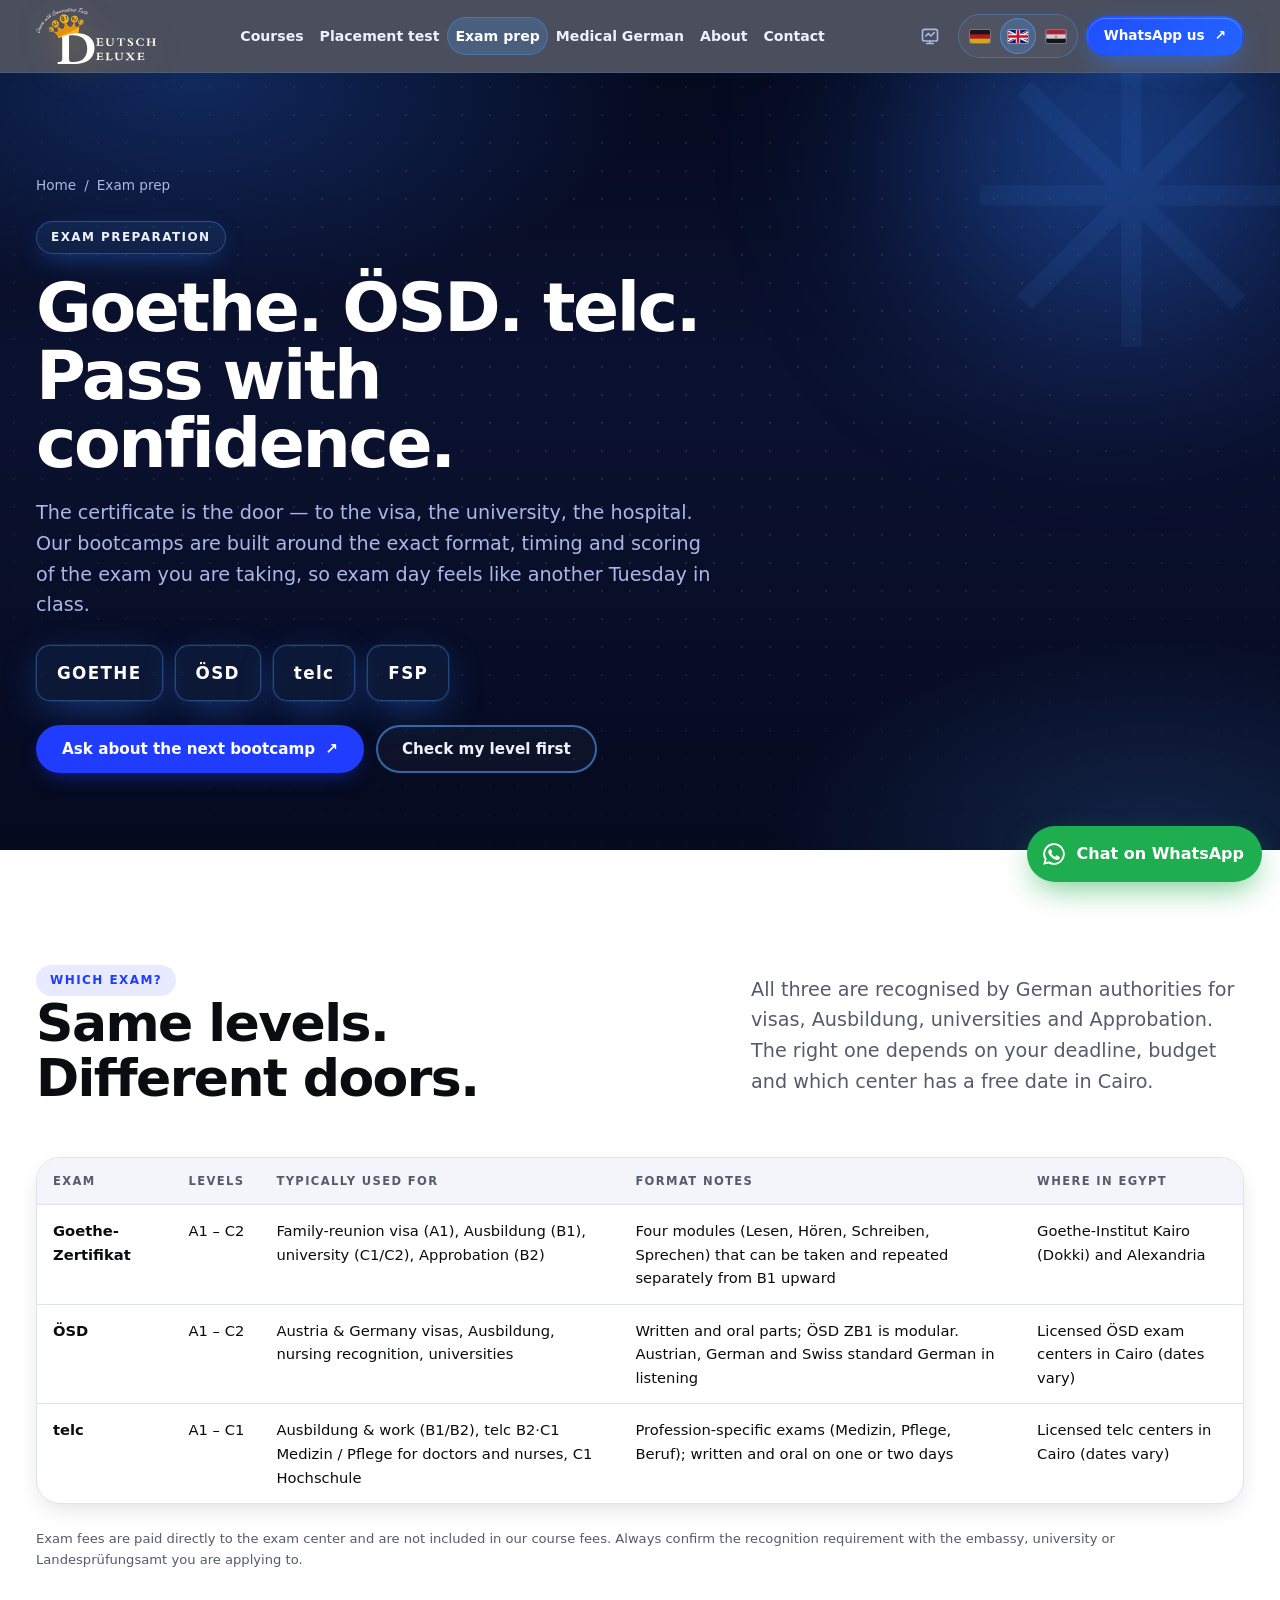
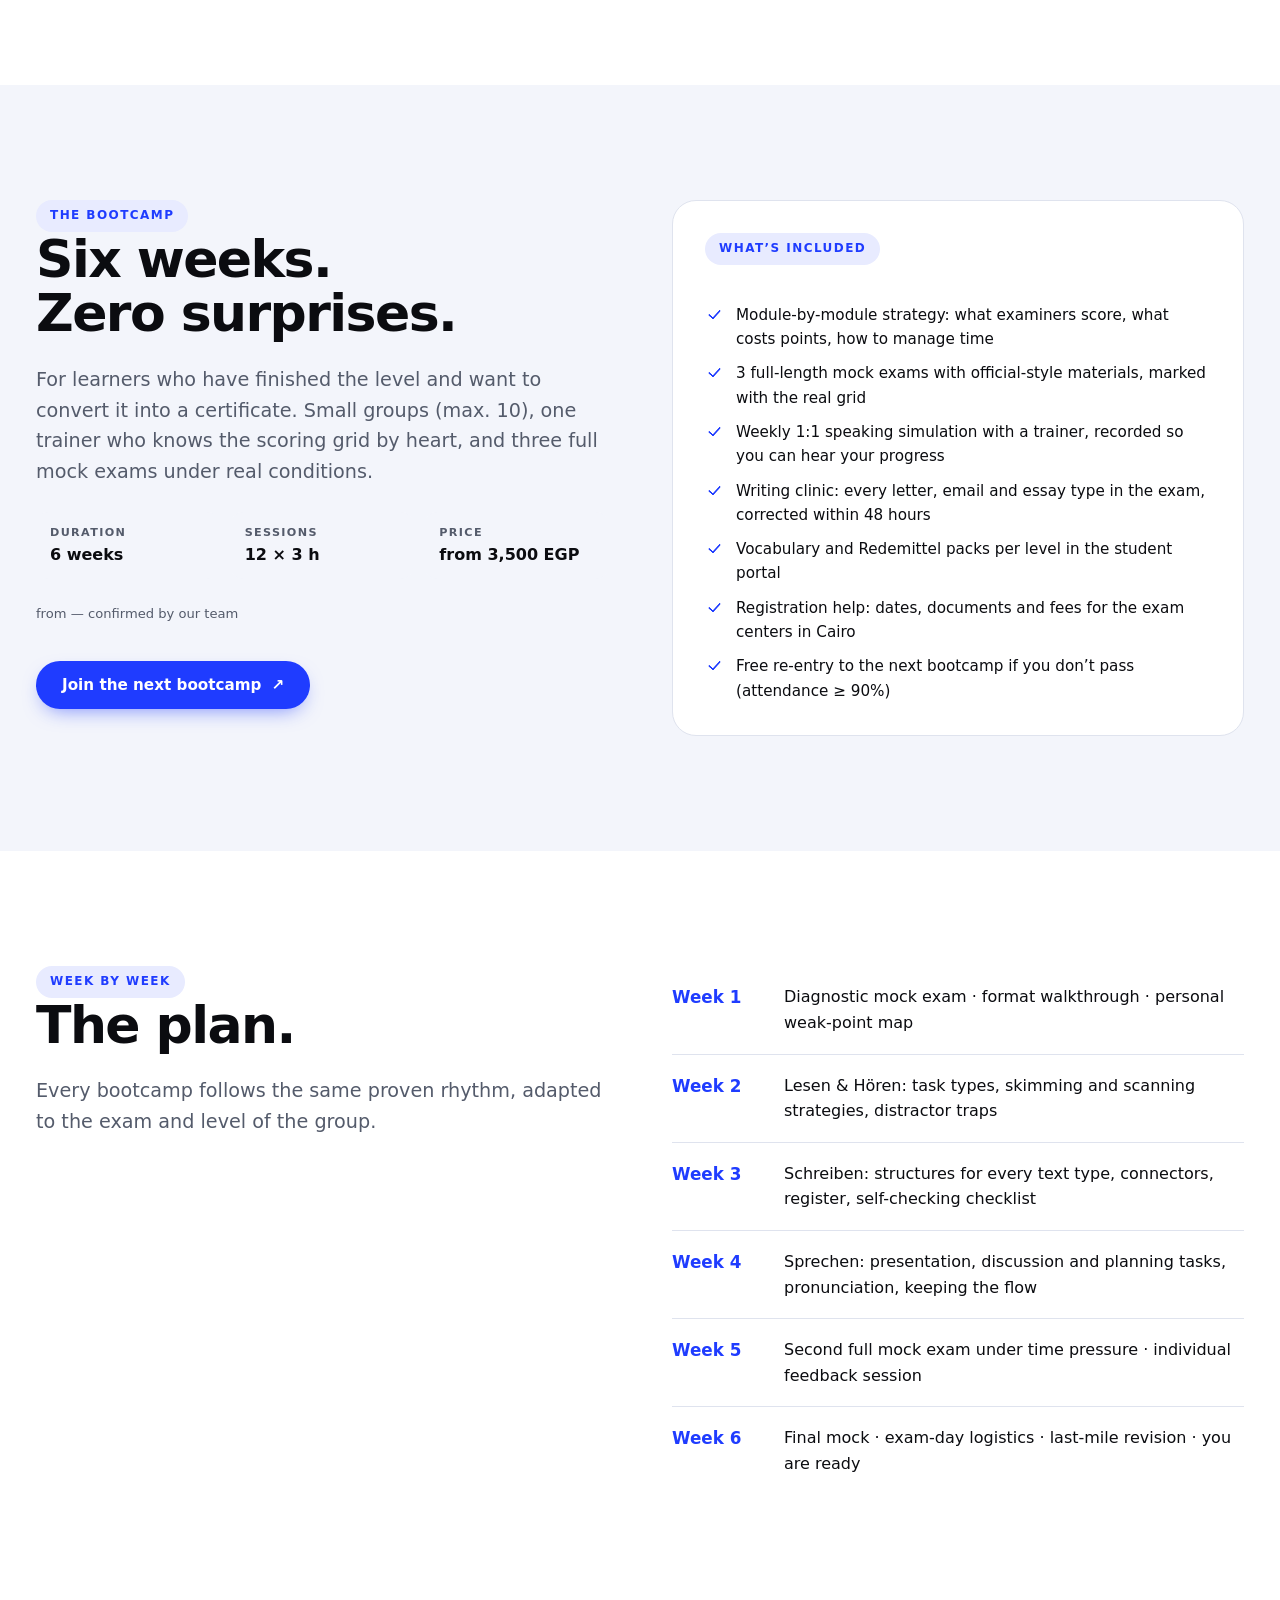
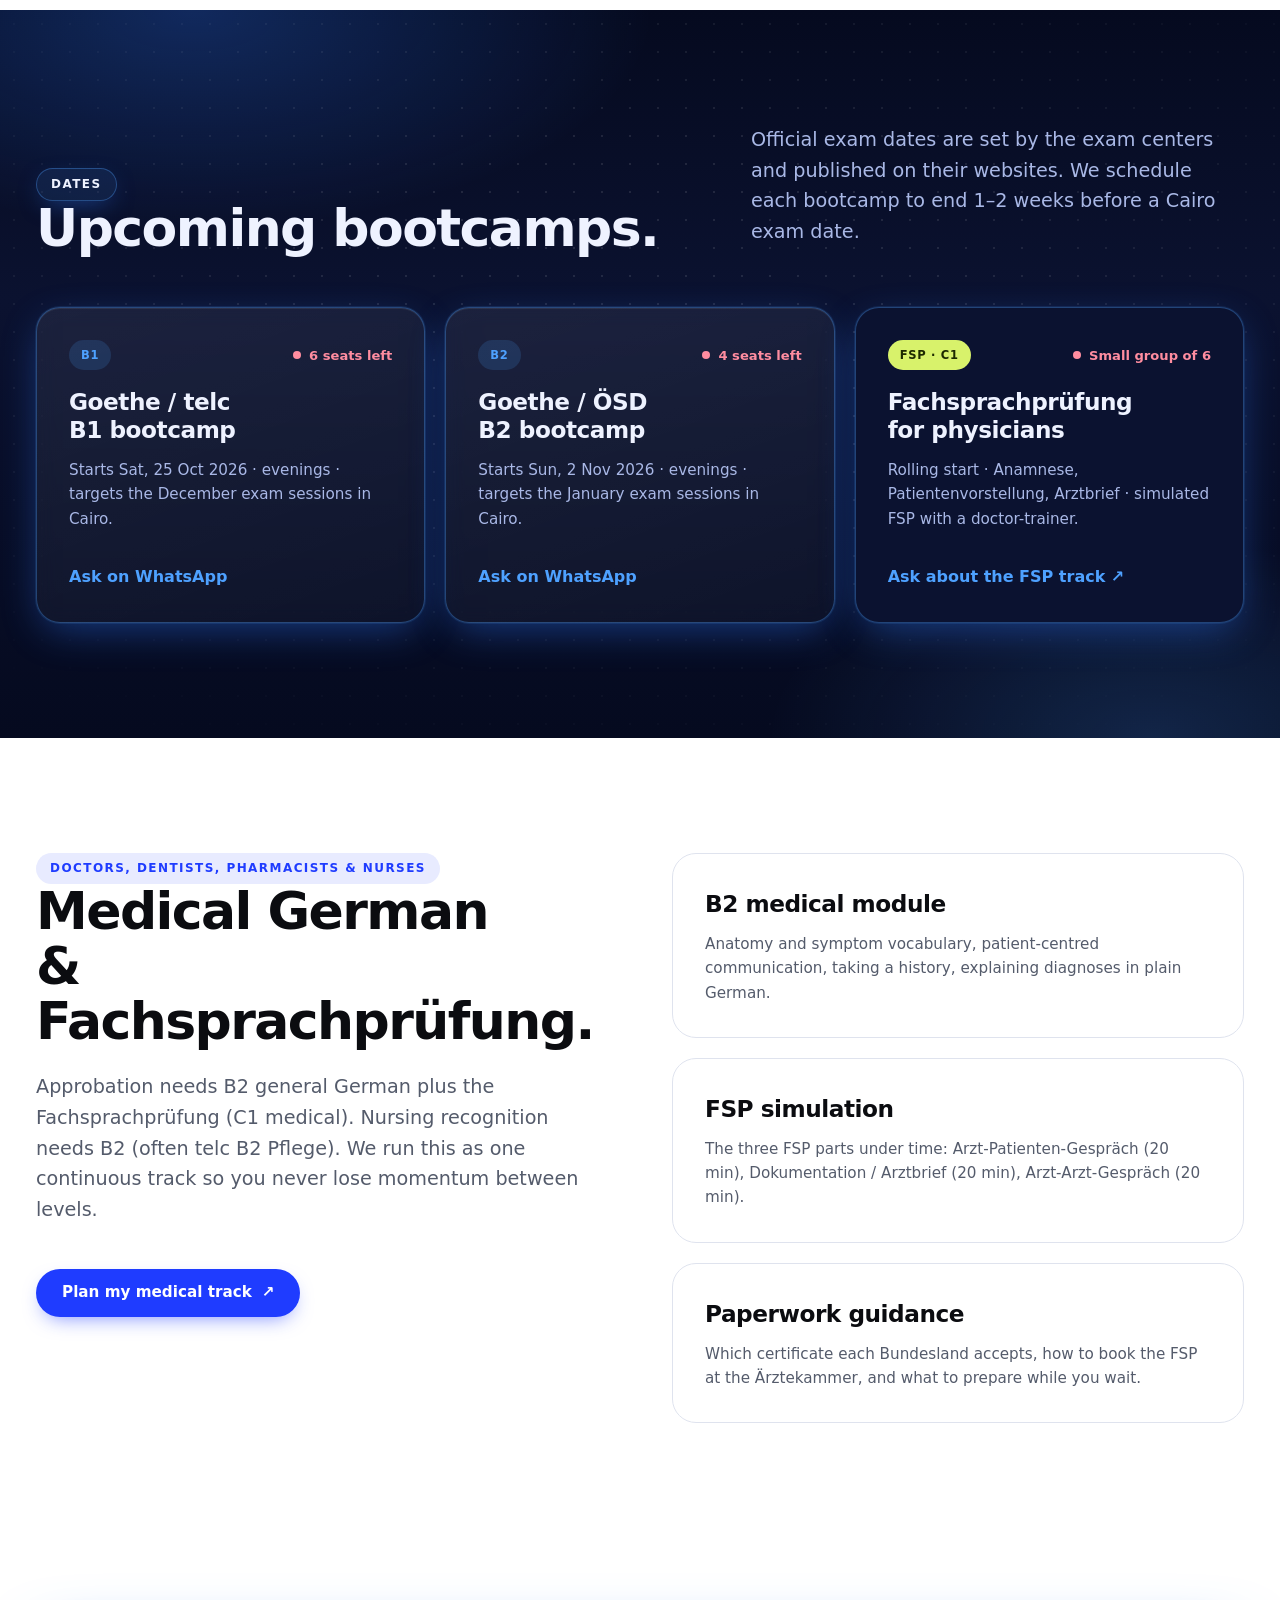
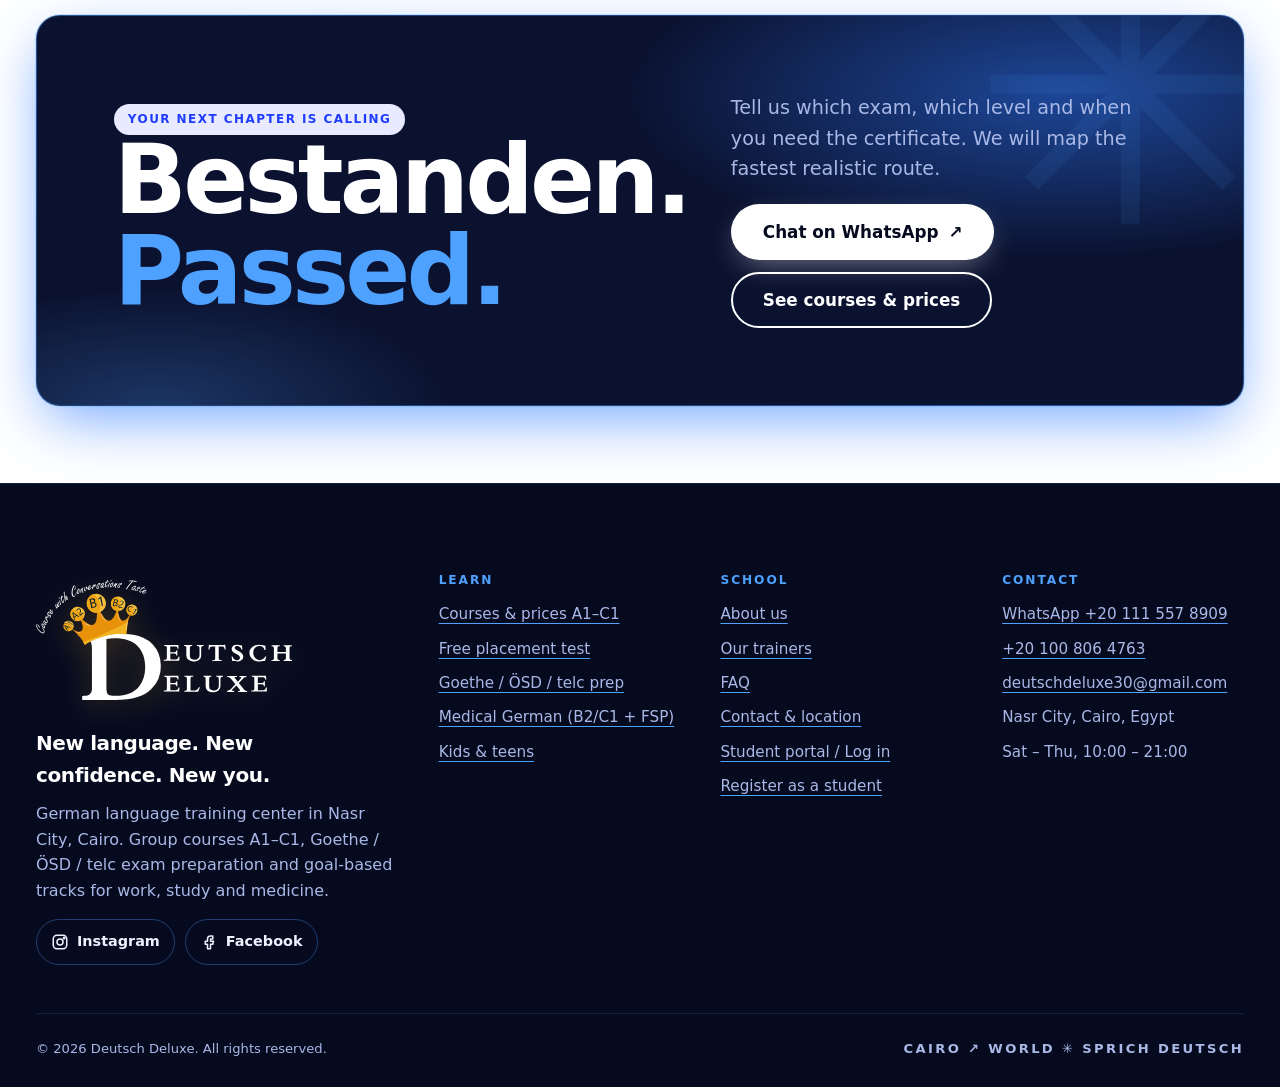
<file: exams.html>
<!DOCTYPE html>
<html lang="en" dir="ltr">
<head>
<meta charset="utf-8">
<meta name="viewport" content="width=device-width, initial-scale=1">
<title data-i18n="meta.exams.title">Goethe, ÖSD &amp; telc Exam Preparation in Cairo | Deutsch Deluxe</title>
<meta name="description" data-i18n-attr="content:meta.exams.desc" content="Exam bootcamps for Goethe-Zertifikat, ÖSD and telc (A1–C1) in Nasr City, Cairo: mock exams, speaking simulations, writing clinic, registration help and Fachsprachprüfung preparation for doctors.">
<link rel="canonical" href="https://deutschdeluxe.site/exams.html">
<meta name="theme-color" content="#050a1f">
<link rel="icon" href="favicon.svg" type="image/svg+xml">
<link rel="apple-touch-icon" href="apple-touch-icon.png">
<meta property="og:type" content="website">
<meta property="og:site_name" content="Deutsch Deluxe">
<meta property="og:title" content="Goethe / ÖSD / telc exam preparation — pass with confidence">
<meta property="og:description" content="Exam bootcamps for Goethe-Zertifikat, ÖSD and telc (A1–C1) in Nasr City, Cairo: mock exams, speaking simulations, writing clinic, registration help and Fachsprachprüfung preparation for doctors.">
<meta property="og:url" content="https://deutschdeluxe.site/exams.html">
<meta property="og:image" content="https://deutschdeluxe.site/og-image.png">
<meta property="og:image:width" content="1200">
<meta property="og:image:height" content="630">
<meta property="og:image:alt" content="Hallo! Deutsch Deluxe — German language center in Cairo">
<meta property="og:locale" content="en_US">
<meta property="og:locale:alternate" content="ar_EG">
<meta name="twitter:card" content="summary_large_image">
<meta name="twitter:title" content="Goethe / ÖSD / telc exam preparation — pass with confidence">
<meta name="twitter:description" content="Exam bootcamps for Goethe-Zertifikat, ÖSD and telc (A1–C1) in Nasr City, Cairo: mock exams, speaking simulations, writing clinic, registration help and Fachsprachprüfung preparation for doctors.">
<meta name="twitter:image" content="https://deutschdeluxe.site/og-image.png">
<link rel="stylesheet" href="css/site.css?v=2026092702">
<script defer src="js/i18n.js?v=2026092702"></script>
<script defer src="js/i18n-de.js?v=2026092702"></script>
<script defer src="js/site.js?v=2026092702"></script>
<script type="application/ld+json">
{
    "@context": "https://schema.org",
    "@type": "BreadcrumbList",
    "itemListElement": [
        {
            "@type": "ListItem",
            "position": 1,
            "name": "Home",
            "item": "https://deutschdeluxe.site/"
        },
        {
            "@type": "ListItem",
            "position": 2,
            "name": "Exam prep",
            "item": "https://deutschdeluxe.site/exams.html"
        }
    ]
}
</script>
</head>
<body>
<a class="skip" href="#main" data-i18n="nav.skip">Skip to content</a>

<svg width="0" height="0" class="visually-hidden" aria-hidden="true" focusable="false">
  <defs>
    <symbol id="i-wa" viewBox="0 0 24 24"><path fill="currentColor" d="M12 2a10 10 0 0 0-8.6 15.1L2 22l5-1.3A10 10 0 1 0 12 2Zm0 18.2a8.2 8.2 0 0 1-4.2-1.2l-.3-.2-3 .8.8-2.9-.2-.3A8.2 8.2 0 1 1 12 20.2Zm4.5-6.1c-.2-.1-1.5-.7-1.7-.8-.2-.1-.4-.1-.6.1l-.8 1c-.1.2-.3.2-.5.1a6.7 6.7 0 0 1-3.3-2.9c-.2-.4.2-.4.6-1.2.1-.2 0-.3 0-.5l-.8-1.8c-.2-.5-.4-.4-.6-.4h-.5a1 1 0 0 0-.7.3 3 3 0 0 0-.9 2.2 5.2 5.2 0 0 0 1.1 2.7 11.8 11.8 0 0 0 4.5 4c1.7.7 2.3.7 3.1.6a2.7 2.7 0 0 0 1.8-1.2 2.2 2.2 0 0 0 .1-1.3c0-.1-.2-.2-.4-.3Z"/></symbol>
    <symbol id="i-target" viewBox="0 0 24 24" fill="none" stroke="currentColor" stroke-width="2" stroke-linecap="round" stroke-linejoin="round"><circle cx="12" cy="12" r="9"/><circle cx="12" cy="12" r="5"/><circle cx="12" cy="12" r="1.2" fill="currentColor"/><path d="M12 3v3M12 18v3M3 12h3M18 12h3"/></symbol>
    <symbol id="i-chat" viewBox="0 0 24 24" fill="none" stroke="currentColor" stroke-width="2" stroke-linecap="round" stroke-linejoin="round"><path d="M4 5.5A2.5 2.5 0 0 1 6.5 3h11A2.5 2.5 0 0 1 20 5.5v8a2.5 2.5 0 0 1-2.5 2.5H10l-5 4v-4H6.5A2.5 2.5 0 0 1 4 13.5Z"/><path d="M8.5 9.5h.01M12 9.5h.01M15.5 9.5h.01"/></symbol>
    <symbol id="i-medal" viewBox="0 0 24 24" fill="none" stroke="currentColor" stroke-width="2" stroke-linecap="round" stroke-linejoin="round"><circle cx="12" cy="9" r="6"/><path d="m9 14-2 8 5-3 5 3-2-8"/><path d="m12 6 1 2 2 .3-1.5 1.4.4 2.3L12 11l-1.9 1 .4-2.3L9 8.3 11 8Z"/></symbol>
    <symbol id="i-chart" viewBox="0 0 24 24" fill="none" stroke="currentColor" stroke-width="2" stroke-linecap="round" stroke-linejoin="round"><path d="M4 20V10M10 20V4M16 20v-8M22 20H2"/><path d="m4 8 6-4 6 4 6-4"/></symbol>
    <symbol id="i-users" viewBox="0 0 24 24" fill="none" stroke="currentColor" stroke-width="2" stroke-linecap="round" stroke-linejoin="round"><circle cx="9" cy="8" r="3.5"/><path d="M2.5 20a6.5 6.5 0 0 1 13 0"/><circle cx="17" cy="9" r="2.6"/><path d="M15.5 14.2A5 5 0 0 1 21.5 19"/></symbol>
    <symbol id="i-shield" viewBox="0 0 24 24" fill="none" stroke="currentColor" stroke-width="2" stroke-linecap="round" stroke-linejoin="round"><path d="M12 3 4.5 6v5.5c0 4.3 3 8.1 7.5 9.5 4.5-1.4 7.5-5.2 7.5-9.5V6Z"/><path d="m9 12 2.2 2.2L15.5 10"/></symbol>
    <symbol id="i-cap" viewBox="0 0 24 24" fill="none" stroke="currentColor" stroke-width="2" stroke-linecap="round" stroke-linejoin="round"><path d="m2 9 10-5 10 5-10 5Z"/><path d="M6 11.5V16c0 1.5 3 3 6 3s6-1.5 6-3v-4.5"/><path d="M22 9v6"/></symbol>
    <symbol id="i-calendar" viewBox="0 0 24 24" fill="none" stroke="currentColor" stroke-width="2" stroke-linecap="round" stroke-linejoin="round"><rect x="3" y="5" width="18" height="16" rx="2.5"/><path d="M3 10h18M8 3v4M16 3v4"/></symbol>
    <symbol id="i-pin" viewBox="0 0 24 24" fill="none" stroke="currentColor" stroke-width="2" stroke-linecap="round" stroke-linejoin="round"><path d="M12 22s7-6.2 7-12a7 7 0 1 0-14 0c0 5.8 7 12 7 12Z"/><circle cx="12" cy="10" r="2.5"/></symbol>
    <symbol id="i-clock" viewBox="0 0 24 24" fill="none" stroke="currentColor" stroke-width="2" stroke-linecap="round" stroke-linejoin="round"><circle cx="12" cy="12" r="9"/><path d="M12 7v5l3 2"/></symbol>
    <symbol id="i-phone" viewBox="0 0 24 24" fill="none" stroke="currentColor" stroke-width="2" stroke-linecap="round" stroke-linejoin="round"><path d="M5 4h4l2 5-2.5 1.5a11 11 0 0 0 5 5L15 13l5 2v4a2 2 0 0 1-2 2A16 16 0 0 1 3 6a2 2 0 0 1 2-2Z"/></symbol>
    <symbol id="i-mail" viewBox="0 0 24 24" fill="none" stroke="currentColor" stroke-width="2" stroke-linecap="round" stroke-linejoin="round"><rect x="3" y="5" width="18" height="14" rx="2.5"/><path d="m3 7 9 6 9-6"/></symbol>
    <symbol id="i-insta" viewBox="0 0 24 24" fill="none" stroke="currentColor" stroke-width="2" stroke-linecap="round" stroke-linejoin="round"><rect x="3" y="3" width="18" height="18" rx="5"/><circle cx="12" cy="12" r="4"/><circle cx="17.5" cy="6.5" r="1" fill="currentColor"/></symbol>
    <symbol id="i-fb" viewBox="0 0 24 24" fill="none" stroke="currentColor" stroke-width="2" stroke-linecap="round" stroke-linejoin="round"><path d="M14 8h3V4h-3a4 4 0 0 0-4 4v3H7v4h3v6h4v-6h3l1-4h-4V8Z"/></symbol>
    <symbol id="i-globe" viewBox="0 0 24 24" fill="none" stroke="currentColor" stroke-width="2" stroke-linecap="round" stroke-linejoin="round"><circle cx="12" cy="12" r="9"/><path d="M3 12h18M12 3a14 14 0 0 1 0 18M12 3a14 14 0 0 0 0 18"/></symbol>
    <symbol id="i-up" viewBox="0 0 24 24" fill="none" stroke="currentColor" stroke-width="2.2" stroke-linecap="round" stroke-linejoin="round"><path d="M12 19V5M5 12l7-7 7 7"/></symbol>
    <symbol id="i-heart" viewBox="0 0 24 24"><path fill="currentColor" d="M12 21s-7.5-4.6-9.5-9.3C1 8 3.6 4.5 7 4.5c2 0 3.6 1.1 5 3 1.4-1.9 3-3 5-3 3.4 0 6 3.5 4.5 7.2C19.5 16.4 12 21 12 21Z"/></symbol>
    <symbol id="i-user" viewBox="0 0 24 24" fill="none" stroke="currentColor" stroke-width="2" stroke-linecap="round" stroke-linejoin="round"><circle cx="12" cy="8" r="4"/><path d="M4 21a8 8 0 0 1 16 0"/></symbol>
    <symbol id="i-arrow" viewBox="0 0 24 24" fill="none" stroke="currentColor" stroke-width="2" stroke-linecap="round" stroke-linejoin="round"><path d="M5 12h14M13 6l6 6-6 6"/></symbol>
    <symbol id="i-star" viewBox="0 0 24 24"><path fill="currentColor" d="m12 2.5 2.9 6 6.6.9-4.8 4.6 1.2 6.5L12 17.4l-5.9 3.1 1.2-6.5L2.5 9.4l6.6-.9Z"/></symbol>
    <symbol id="i-portal" viewBox="0 0 24 24" fill="none" stroke="currentColor" stroke-width="2" stroke-linecap="round" stroke-linejoin="round"><rect x="3" y="4" width="18" height="14" rx="2.5"/><path d="M8 21h8M12 18v3M7 12l3-3 3 3 4-4"/></symbol>
    <symbol id="i-cross" viewBox="0 0 24 24" fill="none" stroke="currentColor" stroke-width="2" stroke-linecap="round" stroke-linejoin="round"><path d="M9 3h6v6h6v6h-6v6H9v-6H3V9h6Z"/></symbol>
    <symbol id="i-plane" viewBox="0 0 24 24" fill="none" stroke="currentColor" stroke-width="2" stroke-linecap="round" stroke-linejoin="round"><path d="M21 3 3 10l7 3 3 7 8-17Z"/><path d="m10 13 4-4"/></symbol>
    <symbol id="i-kids" viewBox="0 0 24 24" fill="none" stroke="currentColor" stroke-width="2" stroke-linecap="round" stroke-linejoin="round"><circle cx="12" cy="12" r="9"/><path d="M8.5 10h.01M15.5 10h.01M8.5 14.5s1.2 2 3.5 2 3.5-2 3.5-2"/></symbol>
    <symbol id="i-book" viewBox="0 0 24 24" fill="none" stroke="currentColor" stroke-width="2" stroke-linecap="round" stroke-linejoin="round"><path d="M4 5a2 2 0 0 1 2-2h13v16H6a2 2 0 0 0-2 2Z"/><path d="M4 19a2 2 0 0 0 2 2h13"/></symbol>
    <symbol id="i-briefcase" viewBox="0 0 24 24" fill="none" stroke="currentColor" stroke-width="2" stroke-linecap="round" stroke-linejoin="round"><rect x="3" y="7" width="18" height="13" rx="2.5"/><path d="M9 7V5a2 2 0 0 1 2-2h2a2 2 0 0 1 2 2v2M3 12h18"/></symbol>
  </defs>
</svg>

<header class="site-header" id="top">
  <div class="container">
    <a class="brand" href="index.html" aria-label="Deutsch Deluxe — home" data-i18n-attr="aria-label:brand.home">
      <img class="logo" src="img/logo/logo-white.svg" width="281" height="132" alt="Deutsch Deluxe — Course with Conversations Taste">
    </a>
    <nav class="nav" aria-label="Main" data-i18n-attr="aria-label:nav.main">
      <a href="courses.html" data-i18n="nav.courses">Courses</a>
      <a href="placement-test.html" data-i18n="nav.placement">Placement test</a>
      <a href="exams.html" data-i18n="nav.exams">Exam prep</a>
      <a href="exams.html#medical" data-i18n="nav.medical">Medical German</a>
      <a href="about.html" data-i18n="nav.about">About</a>
      <a href="contact.html" data-i18n="nav.contact">Contact</a>
    </nav>
    <div class="header-actions">
      <a class="portal-link" href="https://portal.deutschdeluxe.site"><svg class="ico" aria-hidden="true"><use href="#i-portal"/></svg><span data-i18n="nav.portal">Student portal</span></a>
      <div class="lang-switch" role="group" aria-label="Language · Sprache · اللغة"><button class="lang-opt" type="button" data-lang="de" lang="de" aria-pressed="false" aria-label="Deutsch" title="Deutsch"><img src="img/flags/de.svg" alt="" width="20" height="12"><span aria-hidden="true">DE</span></button><button class="lang-opt" type="button" data-lang="en" lang="en" aria-pressed="true" aria-label="English" title="English"><img src="img/flags/gb.svg" alt="" width="20" height="12"><span aria-hidden="true">EN</span></button><button class="lang-opt" type="button" data-lang="ar" lang="ar" aria-pressed="false" aria-label="العربية" title="العربية"><img src="img/flags/eg.svg" alt="" width="20" height="12"><span aria-hidden="true">عربي</span></button></div>
      <a class="btn btn-neon btn-sm header-cta" data-wa="general" href="https://wa.me/201115578909" data-i18n="nav.cta">WhatsApp us <span class="arrow">↗</span></a>
      <button class="menu-btn" type="button" aria-expanded="false" aria-controls="mobile-nav" aria-label="Menu" data-i18n-attr="aria-label:nav.menu"><span></span></button>
    </div>
  </div>
</header>
<div class="mobile-nav" id="mobile-nav" aria-label="Mobile menu">
  <div class="container">
    <a class="item" href="index.html"><span data-i18n="nav.home">Home</span><svg class="ico" aria-hidden="true"><use href="#i-arrow"/></svg></a>
    <a class="item" href="courses.html"><span data-i18n="nav.courses">Courses</span><svg class="ico" aria-hidden="true"><use href="#i-arrow"/></svg></a>
    <a class="item" href="placement-test.html"><span data-i18n="nav.placement">Placement test</span><svg class="ico" aria-hidden="true"><use href="#i-arrow"/></svg></a>
    <a class="item" href="exams.html"><span data-i18n="nav.exams">Exam prep</span><svg class="ico" aria-hidden="true"><use href="#i-arrow"/></svg></a>
    <a class="item" href="exams.html#medical"><span data-i18n="nav.medical">Medical German</span><svg class="ico" aria-hidden="true"><use href="#i-arrow"/></svg></a>
    <a class="item" href="about.html"><span data-i18n="nav.about">About</span><svg class="ico" aria-hidden="true"><use href="#i-arrow"/></svg></a>
    <a class="item" href="contact.html"><span data-i18n="nav.contact">Contact</span><svg class="ico" aria-hidden="true"><use href="#i-arrow"/></svg></a>
    <div class="mobile-actions">
      <a class="btn btn-neon" data-wa="general" href="https://wa.me/201115578909" data-i18n="nav.cta">WhatsApp us <span class="arrow">↗</span></a>
      <a class="btn btn-outline" href="https://portal.deutschdeluxe.site" data-i18n="nav.portalLogin">Student portal / Log in</a>
      <a class="btn btn-outline" href="https://portal.deutschdeluxe.site/register" data-i18n="nav.register">Register</a>
    </div>
    <div class="mobile-meta">
      <span data-i18n="footer.addr">Nasr City, Cairo, Egypt</span>
      <a class="ltr" href="tel:+201008064763">+20 100 806 4763</a>
    </div>
  </div>
</div>
<main id="main">

  <section class="page-hero night"><span class="blob" aria-hidden="true"></span>
    <div class="container">
      <span class="glyph-bg" aria-hidden="true">✳</span>
      <nav class="breadcrumb" aria-label="Breadcrumb"><a href="index.html" data-i18n="nav.home">Home</a><span aria-hidden="true">/</span><span data-i18n="nav.exams">Exam prep</span></nav>
      <span class="label mt-20" data-i18n="ex.eyebrow">Exam preparation</span>
      <h1 class="h1" data-i18n="ex.title">Goethe. ÖSD. telc.<br>Pass with confidence.</h1>
      <p class="lead" data-i18n="ex.lead">The certificate is the door — to the visa, the university, the hospital. Our bootcamps are built around the exact format, timing and scoring of the exam you are taking, so exam day feels like another Tuesday in class.</p>
      <div class="exam-logos mt-20" aria-label="Exams we prepare for">
        <span class="exam-logo">GOETHE</span>
        <span class="exam-logo">ÖSD</span>
        <span class="exam-logo">telc</span>
        <span class="exam-logo">FSP</span>
      </div>
      <div class="btn-row mt-20">
        <a class="btn btn-blue" data-wa="exam" href="https://wa.me/201115578909" data-i18n="ex.cta1">Ask about the next bootcamp <span class="arrow">↗</span></a>
        <a class="btn btn-outline" href="placement-test.html" data-i18n="ex.cta2">Check my level first</a>
      </div>
    </div>
  </section>

  <!-- ============================== COMPARE ============================== -->
  <section class="section" id="compare">
    <div class="container">
      <div class="section-head split">
        <div>
          <span class="label" data-i18n="ex.cmpEyebrow">Which exam?</span>
          <h2 class="h2" data-i18n="ex.cmpTitle">Same levels.<br>Different doors.</h2>
        </div>
        <p class="lead" data-i18n="ex.cmpLead">All three are recognised by German authorities for visas, Ausbildung, universities and Approbation. The right one depends on your deadline, budget and which center has a free date in Cairo.</p>
      </div>
      <div class="table-wrap">
        <table>
          <caption class="visually-hidden" data-i18n="ex.cmpCaption">Comparison of Goethe, ÖSD and telc exams</caption>
          <thead>
            <tr>
              <th scope="col" data-i18n="ex.th.exam">Exam</th>
              <th scope="col" data-i18n="ex.th.levels">Levels</th>
              <th scope="col" data-i18n="ex.th.for">Typically used for</th>
              <th scope="col" data-i18n="ex.th.format">Format notes</th>
              <th scope="col" data-i18n="ex.th.where">Where in Egypt</th>
            </tr>
          </thead>
          <tbody>
            <tr>
              <td><strong>Goethe-Zertifikat</strong></td>
              <td>A1 – C2</td>
              <td data-i18n="ex.g.for">Family-reunion visa (A1), Ausbildung (B1), university (C1/C2), Approbation (B2)</td>
              <td data-i18n="ex.g.format">Four modules (Lesen, Hören, Schreiben, Sprechen) that can be taken and repeated separately from B1 upward</td>
              <td data-i18n="ex.g.where">Goethe-Institut Kairo (Dokki) and Alexandria</td>
            </tr>
            <tr>
              <td><strong>ÖSD</strong></td>
              <td>A1 – C2</td>
              <td data-i18n="ex.o.for">Austria &amp; Germany visas, Ausbildung, nursing recognition, universities</td>
              <td data-i18n="ex.o.format">Written and oral parts; ÖSD ZB1 is modular. Austrian, German and Swiss standard German in listening</td>
              <td data-i18n="ex.o.where">Licensed ÖSD exam centers in Cairo (dates vary)</td>
            </tr>
            <tr>
              <td><strong>telc</strong></td>
              <td>A1 – C1</td>
              <td data-i18n="ex.t.for">Ausbildung &amp; work (B1/B2), telc B2·C1 Medizin / Pflege for doctors and nurses, C1 Hochschule</td>
              <td data-i18n="ex.t.format">Profession-specific exams (Medizin, Pflege, Beruf); written and oral on one or two days</td>
              <td data-i18n="ex.t.where">Licensed telc centers in Cairo (dates vary)</td>
            </tr>
          </tbody>
        </table>
      </div>
      <p class="form-note mt-20" data-i18n="ex.cmpNote">Exam fees are paid directly to the exam center and are not included in our course fees. Always confirm the recognition requirement with the embassy, university or Landesprüfungsamt you are applying to.</p>
    </div>
  </section>

  <!-- ============================== BOOTCAMP ============================== -->
  <section class="section section-off" id="bootcamp">
    <div class="container">
      <div class="two-col">
        <div>
          <span class="label" data-i18n="ex.bcEyebrow">The bootcamp</span>
          <h2 class="h2" data-i18n="ex.bcTitle">Six weeks.<br>Zero surprises.</h2>
          <p class="lead mt-20" data-i18n="ex.bcLead">For learners who have finished the level and want to convert it into a certificate. Small groups (max. 10), one trainer who knows the scoring grid by heart, and three full mock exams under real conditions.</p>
          <!-- PLACEHOLDER: replace with real data (duration, sessions, price) -->
          <div class="spec-grid mt-20">
            <div class="spec"><b data-i18n="courses.th.duration">Duration</b><span data-i18n="ex.bc.duration">6 weeks</span></div>
            <div class="spec"><b data-i18n="courses.th.sessions">Sessions</b><span data-i18n="ex.bc.sessions">12 × 3 h</span></div>
            <div class="spec"><b data-i18n="courses.th.price">Price</b><span class="ltr" data-i18n="ex.bc.price">from 3,500 EGP</span></div>
          </div>
          <p class="form-note mt-20" data-i18n="courses.priceNote">from — confirmed by our team</p>
          <a class="btn btn-blue mt-20" data-wa="exam" href="https://wa.me/201115578909" data-i18n="ex.bcCta">Join the next bootcamp <span class="arrow">↗</span></a>
        </div>
        <div class="card">
          <span class="label" data-i18n="ex.inclEyebrow">What’s included</span>
          <ul class="pill-list mt-20">
            <li data-i18n="ex.in1">Module-by-module strategy: what examiners score, what costs points, how to manage time</li>
            <li data-i18n="ex.in2">3 full-length mock exams with official-style materials, marked with the real grid</li>
            <li data-i18n="ex.in3">Weekly 1:1 speaking simulation with a trainer, recorded so you can hear your progress</li>
            <li data-i18n="ex.in4">Writing clinic: every letter, email and essay type in the exam, corrected within 48 hours</li>
            <li data-i18n="ex.in5">Vocabulary and Redemittel packs per level in the student portal</li>
            <li data-i18n="ex.in6">Registration help: dates, documents and fees for the exam centers in Cairo</li>
            <li data-i18n="ex.in7">Free re-entry to the next bootcamp if you don’t pass (attendance ≥ 90%)</li>
          </ul>
        </div>
      </div>
    </div>
  </section>

  <!-- ============================== TIMELINE ============================== -->
  <section class="section" id="plan">
    <div class="container">
      <div class="two-col sticky-first">
        <div>
          <span class="label" data-i18n="ex.tlEyebrow">Week by week</span>
          <h2 class="h2" data-i18n="ex.tlTitle">The plan.</h2>
          <p class="lead mt-20" data-i18n="ex.tlLead">Every bootcamp follows the same proven rhythm, adapted to the exam and level of the group.</p>
        </div>
        <ul class="timeline">
          <li><b data-i18n="ex.w1">Week 1</b><span data-i18n="ex.w1b">Diagnostic mock exam · format walkthrough · personal weak-point map</span></li>
          <li><b data-i18n="ex.w2">Week 2</b><span data-i18n="ex.w2b">Lesen &amp; Hören: task types, skimming and scanning strategies, distractor traps</span></li>
          <li><b data-i18n="ex.w3">Week 3</b><span data-i18n="ex.w3b">Schreiben: structures for every text type, connectors, register, self-checking checklist</span></li>
          <li><b data-i18n="ex.w4">Week 4</b><span data-i18n="ex.w4b">Sprechen: presentation, discussion and planning tasks, pronunciation, keeping the flow</span></li>
          <li><b data-i18n="ex.w5">Week 5</b><span data-i18n="ex.w5b">Second full mock exam under time pressure · individual feedback session</span></li>
          <li><b data-i18n="ex.w6">Week 6</b><span data-i18n="ex.w6b">Final mock · exam-day logistics · last-mile revision · you are ready</span></li>
        </ul>
      </div>
    </div>
  </section>

  <!-- ============================== DATES ============================== -->
  <section class="section night" id="dates">
    <div class="container">
      <div class="section-head split">
        <div>
          <span class="label" data-i18n="ex.dtEyebrow">Dates</span>
          <h2 class="h2" data-i18n="ex.dtTitle">Upcoming bootcamps.</h2>
        </div>
        <p class="lead" data-i18n="ex.dtLead">Official exam dates are set by the exam centers and published on their websites. We schedule each bootcamp to end 1–2 weeks before a Cairo exam date.</p>
      </div>
      <!-- PLACEHOLDER: replace with real data (bootcamp dates, target exam dates) -->
      <div class="grid grid-3">
        <article class="card">
          <div class="card-top"><span class="tag fill">B1</span><span class="seats" data-i18n="ex.d1.seats">6 seats left</span></div>
          <h3 class="h3" data-i18n="ex.d1.title">Goethe / telc B1 bootcamp</h3>
          <p data-i18n="ex.d1.body">Starts Sat, 25 Oct 2026 · evenings · targets the December exam sessions in Cairo.</p>
          <a class="card-link" data-wa="exam" href="https://wa.me/201115578909" data-i18n="courses.askWa">Ask on WhatsApp</a>
        </article>
        <article class="card">
          <div class="card-top"><span class="tag fill">B2</span><span class="seats" data-i18n="ex.d2.seats">4 seats left</span></div>
          <h3 class="h3" data-i18n="ex.d2.title">Goethe / ÖSD B2 bootcamp</h3>
          <p data-i18n="ex.d2.body">Starts Sun, 2 Nov 2026 · evenings · targets the January exam sessions in Cairo.</p>
          <a class="card-link" data-wa="exam" href="https://wa.me/201115578909" data-i18n="courses.askWa">Ask on WhatsApp</a>
        </article>
        <article class="card featured">
          <div class="card-top"><span class="tag lime">FSP · C1</span><span class="seats" data-i18n="ex.d3.seats">Small group of 6</span></div>
          <h3 class="h3" data-i18n="ex.d3.title">Fachsprachprüfung for physicians</h3>
          <p data-i18n="ex.d3.body">Rolling start · Anamnese, Patientenvorstellung, Arztbrief · simulated FSP with a doctor-trainer.</p>
          <a class="card-link" data-wa="medical" href="https://wa.me/201115578909" data-i18n="ex.d3.cta">Ask about the FSP track ↗</a>
        </article>
      </div>
    </div>
  </section>

  <!-- ============================== MEDICAL ============================== -->
  <section class="section" id="medical">
    <div class="container">
      <div class="two-col">
        <div>
          <span class="label" data-i18n="ex.mdEyebrow">Doctors, dentists, pharmacists &amp; nurses</span>
          <h2 class="h2" data-i18n="ex.mdTitle">Medical German<br>&amp; Fachsprachprüfung.</h2>
          <p class="lead mt-20" data-i18n="ex.mdLead">Approbation needs B2 general German plus the Fachsprachprüfung (C1 medical). Nursing recognition needs B2 (often telc B2 Pflege). We run this as one continuous track so you never lose momentum between levels.</p>
          <a class="btn btn-blue mt-20" data-wa="medical" href="https://wa.me/201115578909" data-i18n="ex.mdCta">Plan my medical track <span class="arrow">↗</span></a>
        </div>
        <div class="grid">
          <article class="card">
            <h3 class="h3" data-i18n="ex.m1.title">B2 medical module</h3>
            <p data-i18n="ex.m1.body">Anatomy and symptom vocabulary, patient-centred communication, taking a history, explaining diagnoses in plain German.</p>
          </article>
          <article class="card">
            <h3 class="h3" data-i18n="ex.m2.title">FSP simulation</h3>
            <p data-i18n="ex.m2.body">The three FSP parts under time: Arzt-Patienten-Gespräch (20 min), Dokumentation / Arztbrief (20 min), Arzt-Arzt-Gespräch (20 min).</p>
          </article>
          <article class="card">
            <h3 class="h3" data-i18n="ex.m3.title">Paperwork guidance</h3>
            <p data-i18n="ex.m3.body">Which certificate each Bundesland accepts, how to book the FSP at the Ärztekammer, and what to prepare while you wait.</p>
          </article>
        </div>
      </div>
    </div>
  </section>

  <section class="section-tight">
    <div class="container">
      <div class="cta-band">
        <span class="glyph-bg" aria-hidden="true">✳</span>
        <div>
          <span class="label" data-i18n="cta.eyebrow">Your next chapter is calling</span>
          <h2 class="display" data-i18n="ex.ctaTitle">Bestanden.<br><span>Passed.</span></h2>
        </div>
        <div>
          <p class="lead" data-i18n="ex.ctaLead">Tell us which exam, which level and when you need the certificate. We will map the fastest realistic route.</p>
          <div class="btn-row">
            <a class="btn btn-white btn-lg" data-wa="exam" href="https://wa.me/201115578909" data-i18n="cta.cta1">Chat on WhatsApp <span class="arrow">↗</span></a>
            <a class="btn btn-outline btn-lg" href="courses.html" data-i18n="hero.cta2">See courses &amp; prices</a>
          </div>
        </div>
      </div>
    </div>
  </section>

</main>

<footer class="site-footer">
  <div class="container">
    <div class="footer-grid">
      <div>
        <a class="brand lg" href="index.html" aria-label="Deutsch Deluxe — home" data-i18n-attr="aria-label:brand.home">
          <img class="logo" src="img/logo/logo-white.svg" width="281" height="132" alt="Deutsch Deluxe — Course with Conversations Taste">
        </a>
        <p class="footer-tag" data-i18n="footer.tag">New language. New confidence. New you.</p>
        <p class="muted" data-i18n="footer.about">German language training center in Nasr City, Cairo. Group courses A1–C1, Goethe / ÖSD / telc exam preparation and goal-based tracks for work, study and medicine.</p>
        <div class="socials">
          <a href="https://www.instagram.com/deutschdeluxe/" target="_blank" rel="noopener noreferrer"><svg class="ico" aria-hidden="true"><use href="#i-insta"/></svg>Instagram</a>
          <a href="https://www.facebook.com/DeutschDeluxeCairo/" target="_blank" rel="noopener noreferrer"><svg class="ico" aria-hidden="true"><use href="#i-fb"/></svg>Facebook</a>
        </div>
      </div>
      <div>
        <h4 data-i18n="footer.learn">Learn</h4>
        <ul>
          <li><a href="courses.html" data-i18n="footer.l1">Courses &amp; prices A1–C1</a></li>
          <li><a href="placement-test.html" data-i18n="footer.l2">Free placement test</a></li>
          <li><a href="exams.html" data-i18n="footer.l3">Goethe / ÖSD / telc prep</a></li>
          <li><a href="exams.html#medical" data-i18n="footer.l4">Medical German (B2/C1 + FSP)</a></li>
          <li><a href="courses.html#kids" data-i18n="footer.l5">Kids &amp; teens</a></li>
        </ul>
      </div>
      <div>
        <h4 data-i18n="footer.school">School</h4>
        <ul>
          <li><a href="about.html" data-i18n="footer.s1">About us</a></li>
          <li><a href="about.html#teachers" data-i18n="footer.s2">Our trainers</a></li>
          <li><a href="index.html#faq" data-i18n="footer.s3">FAQ</a></li>
          <li><a href="contact.html" data-i18n="footer.s4">Contact &amp; location</a></li>
          <li><a href="https://portal.deutschdeluxe.site" data-i18n="nav.portalLogin">Student portal / Log in</a></li>
          <li><a href="https://portal.deutschdeluxe.site/register" data-i18n="footer.register">Register as a student</a></li>
        </ul>
      </div>
      <div>
        <h4 data-i18n="footer.contact">Contact</h4>
        <ul>
          <li><a data-wa="general" href="https://wa.me/201115578909" class="ltr">WhatsApp +20 111 557 8909</a></li>
          <li><a href="tel:+201008064763" class="ltr">+20 100 806 4763</a></li>
          <li><a href="mailto:deutschdeluxe30@gmail.com">deutschdeluxe30@gmail.com</a></li>
          <li><span data-i18n="footer.addr">Nasr City, Cairo, Egypt</span></li>
          <li><span data-i18n="footer.hours">Sat – Thu, 10:00 – 21:00</span></li>
        </ul>
      </div>
    </div>
    <div class="footer-bottom">
      <span>© <span data-year>2026</span> Deutsch Deluxe. <span data-i18n="footer.rights">All rights reserved.</span></span>
      <span class="glyph-line" aria-hidden="true">CAIRO ↗ WORLD ✳ SPRICH DEUTSCH</span>
    </div>
  </div>
</footer>

<a class="wa-float" data-wa="general" href="https://wa.me/201115578909" aria-label="Chat with us on WhatsApp" data-i18n-attr="aria-label:wa.floatLabel">
  <svg aria-hidden="true"><use href="#i-wa"/></svg>
  <span class="wa-text" data-i18n="wa.float">Chat on WhatsApp</span>
</a>
<button class="to-top" type="button" aria-label="Back to top" data-i18n-attr="aria-label:nav.top"><svg aria-hidden="true"><use href="#i-up"/></svg></button>
</body>
</html>
</file>
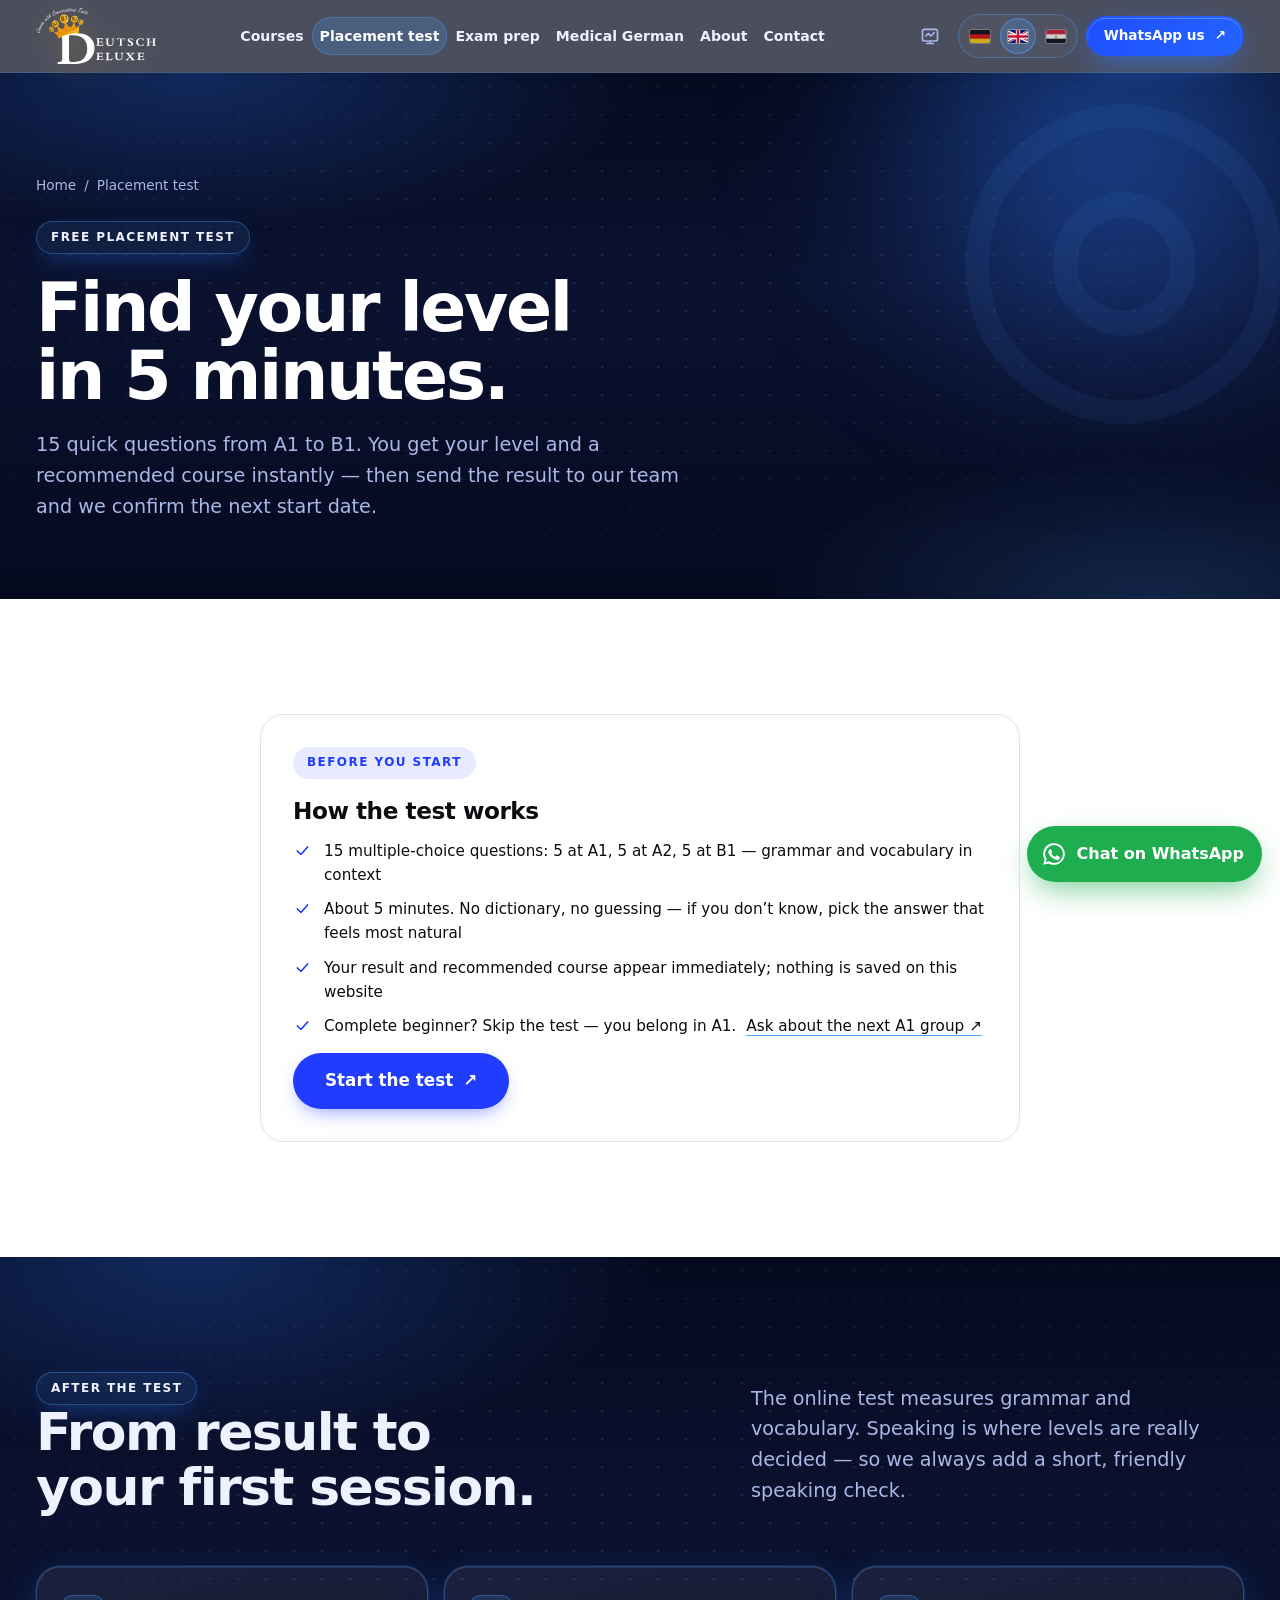
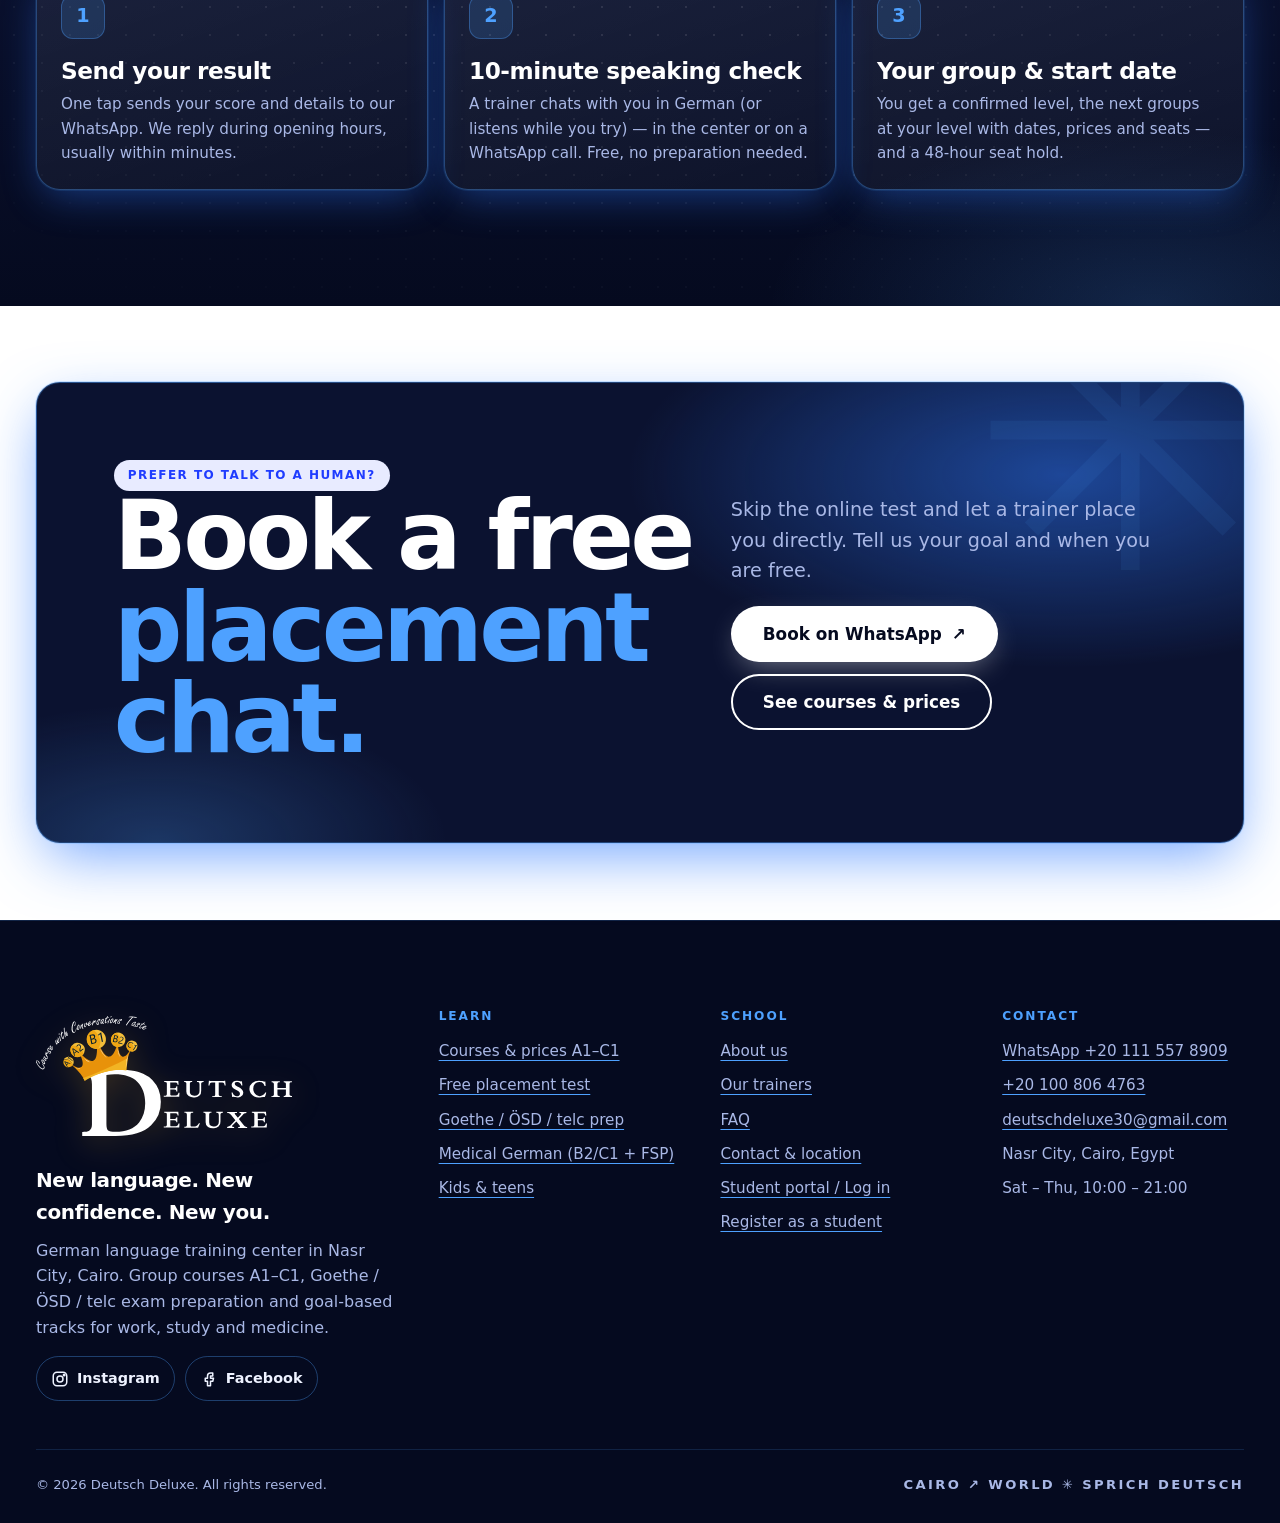
<file: placement-test.html>
<!DOCTYPE html>
<html lang="en" dir="ltr">
<head>
<meta charset="utf-8">
<meta name="viewport" content="width=device-width, initial-scale=1">
<title data-i18n="meta.placementtest.title">Free German Placement Test (A1–B1) in 5 Minutes | Deutsch Deluxe Cairo</title>
<meta name="description" data-i18n-attr="content:meta.placementtest.desc" content="Take our free 15-question German placement test online. Get your CEFR level (A1, A2, B1 or higher) and a recommended course instantly, then send the result to our team on WhatsApp.">
<link rel="canonical" href="https://deutschdeluxe.site/placement-test.html">
<meta name="theme-color" content="#050a1f">
<link rel="icon" href="favicon.svg" type="image/svg+xml">
<link rel="apple-touch-icon" href="apple-touch-icon.png">
<meta property="og:type" content="website">
<meta property="og:site_name" content="Deutsch Deluxe">
<meta property="og:title" content="Free German Placement Test — find your level in 5 minutes">
<meta property="og:description" content="Take our free 15-question German placement test online. Get your CEFR level (A1, A2, B1 or higher) and a recommended course instantly, then send the result to our team on WhatsApp.">
<meta property="og:url" content="https://deutschdeluxe.site/placement-test.html">
<meta property="og:image" content="https://deutschdeluxe.site/og-image.png">
<meta property="og:image:width" content="1200">
<meta property="og:image:height" content="630">
<meta property="og:image:alt" content="Hallo! Deutsch Deluxe — German language center in Cairo">
<meta property="og:locale" content="en_US">
<meta property="og:locale:alternate" content="ar_EG">
<meta name="twitter:card" content="summary_large_image">
<meta name="twitter:title" content="Free German Placement Test — find your level in 5 minutes">
<meta name="twitter:description" content="Take our free 15-question German placement test online. Get your CEFR level (A1, A2, B1 or higher) and a recommended course instantly, then send the result to our team on WhatsApp.">
<meta name="twitter:image" content="https://deutschdeluxe.site/og-image.png">
<link rel="stylesheet" href="css/site.css?v=2026092702">
<script defer src="js/i18n.js?v=2026092702"></script>
<script defer src="js/i18n-de.js?v=2026092702"></script>
<script defer src="js/site.js?v=2026092702"></script>
<script defer src="js/placement.js?v=2026092702"></script>
<script type="application/ld+json">
{
    "@context": "https://schema.org",
    "@type": "BreadcrumbList",
    "itemListElement": [
        {
            "@type": "ListItem",
            "position": 1,
            "name": "Home",
            "item": "https://deutschdeluxe.site/"
        },
        {
            "@type": "ListItem",
            "position": 2,
            "name": "Placement test",
            "item": "https://deutschdeluxe.site/placement-test.html"
        }
    ]
}
</script>
<script type="application/ld+json">
{
    "@context": "https://schema.org",
    "@type": "WebPage",
    "name": "Free German placement test",
    "url": "https://deutschdeluxe.site/placement-test.html",
    "isPartOf": {
        "@id": "https://deutschdeluxe.site/#website"
    },
    "about": {
        "@type": "Thing",
        "name": "German language proficiency (CEFR A1–B1)"
    },
    "provider": {
        "@id": "https://deutschdeluxe.site/#org"
    }
}
</script>
</head>
<body>
<a class="skip" href="#main" data-i18n="nav.skip">Skip to content</a>

<svg width="0" height="0" class="visually-hidden" aria-hidden="true" focusable="false">
  <defs>
    <symbol id="i-wa" viewBox="0 0 24 24"><path fill="currentColor" d="M12 2a10 10 0 0 0-8.6 15.1L2 22l5-1.3A10 10 0 1 0 12 2Zm0 18.2a8.2 8.2 0 0 1-4.2-1.2l-.3-.2-3 .8.8-2.9-.2-.3A8.2 8.2 0 1 1 12 20.2Zm4.5-6.1c-.2-.1-1.5-.7-1.7-.8-.2-.1-.4-.1-.6.1l-.8 1c-.1.2-.3.2-.5.1a6.7 6.7 0 0 1-3.3-2.9c-.2-.4.2-.4.6-1.2.1-.2 0-.3 0-.5l-.8-1.8c-.2-.5-.4-.4-.6-.4h-.5a1 1 0 0 0-.7.3 3 3 0 0 0-.9 2.2 5.2 5.2 0 0 0 1.1 2.7 11.8 11.8 0 0 0 4.5 4c1.7.7 2.3.7 3.1.6a2.7 2.7 0 0 0 1.8-1.2 2.2 2.2 0 0 0 .1-1.3c0-.1-.2-.2-.4-.3Z"/></symbol>
    <symbol id="i-target" viewBox="0 0 24 24" fill="none" stroke="currentColor" stroke-width="2" stroke-linecap="round" stroke-linejoin="round"><circle cx="12" cy="12" r="9"/><circle cx="12" cy="12" r="5"/><circle cx="12" cy="12" r="1.2" fill="currentColor"/><path d="M12 3v3M12 18v3M3 12h3M18 12h3"/></symbol>
    <symbol id="i-chat" viewBox="0 0 24 24" fill="none" stroke="currentColor" stroke-width="2" stroke-linecap="round" stroke-linejoin="round"><path d="M4 5.5A2.5 2.5 0 0 1 6.5 3h11A2.5 2.5 0 0 1 20 5.5v8a2.5 2.5 0 0 1-2.5 2.5H10l-5 4v-4H6.5A2.5 2.5 0 0 1 4 13.5Z"/><path d="M8.5 9.5h.01M12 9.5h.01M15.5 9.5h.01"/></symbol>
    <symbol id="i-medal" viewBox="0 0 24 24" fill="none" stroke="currentColor" stroke-width="2" stroke-linecap="round" stroke-linejoin="round"><circle cx="12" cy="9" r="6"/><path d="m9 14-2 8 5-3 5 3-2-8"/><path d="m12 6 1 2 2 .3-1.5 1.4.4 2.3L12 11l-1.9 1 .4-2.3L9 8.3 11 8Z"/></symbol>
    <symbol id="i-chart" viewBox="0 0 24 24" fill="none" stroke="currentColor" stroke-width="2" stroke-linecap="round" stroke-linejoin="round"><path d="M4 20V10M10 20V4M16 20v-8M22 20H2"/><path d="m4 8 6-4 6 4 6-4"/></symbol>
    <symbol id="i-users" viewBox="0 0 24 24" fill="none" stroke="currentColor" stroke-width="2" stroke-linecap="round" stroke-linejoin="round"><circle cx="9" cy="8" r="3.5"/><path d="M2.5 20a6.5 6.5 0 0 1 13 0"/><circle cx="17" cy="9" r="2.6"/><path d="M15.5 14.2A5 5 0 0 1 21.5 19"/></symbol>
    <symbol id="i-shield" viewBox="0 0 24 24" fill="none" stroke="currentColor" stroke-width="2" stroke-linecap="round" stroke-linejoin="round"><path d="M12 3 4.5 6v5.5c0 4.3 3 8.1 7.5 9.5 4.5-1.4 7.5-5.2 7.5-9.5V6Z"/><path d="m9 12 2.2 2.2L15.5 10"/></symbol>
    <symbol id="i-cap" viewBox="0 0 24 24" fill="none" stroke="currentColor" stroke-width="2" stroke-linecap="round" stroke-linejoin="round"><path d="m2 9 10-5 10 5-10 5Z"/><path d="M6 11.5V16c0 1.5 3 3 6 3s6-1.5 6-3v-4.5"/><path d="M22 9v6"/></symbol>
    <symbol id="i-calendar" viewBox="0 0 24 24" fill="none" stroke="currentColor" stroke-width="2" stroke-linecap="round" stroke-linejoin="round"><rect x="3" y="5" width="18" height="16" rx="2.5"/><path d="M3 10h18M8 3v4M16 3v4"/></symbol>
    <symbol id="i-pin" viewBox="0 0 24 24" fill="none" stroke="currentColor" stroke-width="2" stroke-linecap="round" stroke-linejoin="round"><path d="M12 22s7-6.2 7-12a7 7 0 1 0-14 0c0 5.8 7 12 7 12Z"/><circle cx="12" cy="10" r="2.5"/></symbol>
    <symbol id="i-clock" viewBox="0 0 24 24" fill="none" stroke="currentColor" stroke-width="2" stroke-linecap="round" stroke-linejoin="round"><circle cx="12" cy="12" r="9"/><path d="M12 7v5l3 2"/></symbol>
    <symbol id="i-phone" viewBox="0 0 24 24" fill="none" stroke="currentColor" stroke-width="2" stroke-linecap="round" stroke-linejoin="round"><path d="M5 4h4l2 5-2.5 1.5a11 11 0 0 0 5 5L15 13l5 2v4a2 2 0 0 1-2 2A16 16 0 0 1 3 6a2 2 0 0 1 2-2Z"/></symbol>
    <symbol id="i-mail" viewBox="0 0 24 24" fill="none" stroke="currentColor" stroke-width="2" stroke-linecap="round" stroke-linejoin="round"><rect x="3" y="5" width="18" height="14" rx="2.5"/><path d="m3 7 9 6 9-6"/></symbol>
    <symbol id="i-insta" viewBox="0 0 24 24" fill="none" stroke="currentColor" stroke-width="2" stroke-linecap="round" stroke-linejoin="round"><rect x="3" y="3" width="18" height="18" rx="5"/><circle cx="12" cy="12" r="4"/><circle cx="17.5" cy="6.5" r="1" fill="currentColor"/></symbol>
    <symbol id="i-fb" viewBox="0 0 24 24" fill="none" stroke="currentColor" stroke-width="2" stroke-linecap="round" stroke-linejoin="round"><path d="M14 8h3V4h-3a4 4 0 0 0-4 4v3H7v4h3v6h4v-6h3l1-4h-4V8Z"/></symbol>
    <symbol id="i-globe" viewBox="0 0 24 24" fill="none" stroke="currentColor" stroke-width="2" stroke-linecap="round" stroke-linejoin="round"><circle cx="12" cy="12" r="9"/><path d="M3 12h18M12 3a14 14 0 0 1 0 18M12 3a14 14 0 0 0 0 18"/></symbol>
    <symbol id="i-up" viewBox="0 0 24 24" fill="none" stroke="currentColor" stroke-width="2.2" stroke-linecap="round" stroke-linejoin="round"><path d="M12 19V5M5 12l7-7 7 7"/></symbol>
    <symbol id="i-heart" viewBox="0 0 24 24"><path fill="currentColor" d="M12 21s-7.5-4.6-9.5-9.3C1 8 3.6 4.5 7 4.5c2 0 3.6 1.1 5 3 1.4-1.9 3-3 5-3 3.4 0 6 3.5 4.5 7.2C19.5 16.4 12 21 12 21Z"/></symbol>
    <symbol id="i-user" viewBox="0 0 24 24" fill="none" stroke="currentColor" stroke-width="2" stroke-linecap="round" stroke-linejoin="round"><circle cx="12" cy="8" r="4"/><path d="M4 21a8 8 0 0 1 16 0"/></symbol>
    <symbol id="i-arrow" viewBox="0 0 24 24" fill="none" stroke="currentColor" stroke-width="2" stroke-linecap="round" stroke-linejoin="round"><path d="M5 12h14M13 6l6 6-6 6"/></symbol>
    <symbol id="i-star" viewBox="0 0 24 24"><path fill="currentColor" d="m12 2.5 2.9 6 6.6.9-4.8 4.6 1.2 6.5L12 17.4l-5.9 3.1 1.2-6.5L2.5 9.4l6.6-.9Z"/></symbol>
    <symbol id="i-portal" viewBox="0 0 24 24" fill="none" stroke="currentColor" stroke-width="2" stroke-linecap="round" stroke-linejoin="round"><rect x="3" y="4" width="18" height="14" rx="2.5"/><path d="M8 21h8M12 18v3M7 12l3-3 3 3 4-4"/></symbol>
    <symbol id="i-cross" viewBox="0 0 24 24" fill="none" stroke="currentColor" stroke-width="2" stroke-linecap="round" stroke-linejoin="round"><path d="M9 3h6v6h6v6h-6v6H9v-6H3V9h6Z"/></symbol>
    <symbol id="i-plane" viewBox="0 0 24 24" fill="none" stroke="currentColor" stroke-width="2" stroke-linecap="round" stroke-linejoin="round"><path d="M21 3 3 10l7 3 3 7 8-17Z"/><path d="m10 13 4-4"/></symbol>
    <symbol id="i-kids" viewBox="0 0 24 24" fill="none" stroke="currentColor" stroke-width="2" stroke-linecap="round" stroke-linejoin="round"><circle cx="12" cy="12" r="9"/><path d="M8.5 10h.01M15.5 10h.01M8.5 14.5s1.2 2 3.5 2 3.5-2 3.5-2"/></symbol>
    <symbol id="i-book" viewBox="0 0 24 24" fill="none" stroke="currentColor" stroke-width="2" stroke-linecap="round" stroke-linejoin="round"><path d="M4 5a2 2 0 0 1 2-2h13v16H6a2 2 0 0 0-2 2Z"/><path d="M4 19a2 2 0 0 0 2 2h13"/></symbol>
    <symbol id="i-briefcase" viewBox="0 0 24 24" fill="none" stroke="currentColor" stroke-width="2" stroke-linecap="round" stroke-linejoin="round"><rect x="3" y="7" width="18" height="13" rx="2.5"/><path d="M9 7V5a2 2 0 0 1 2-2h2a2 2 0 0 1 2 2v2M3 12h18"/></symbol>
  </defs>
</svg>

<header class="site-header" id="top">
  <div class="container">
    <a class="brand" href="index.html" aria-label="Deutsch Deluxe — home" data-i18n-attr="aria-label:brand.home">
      <img class="logo" src="img/logo/logo-white.svg" width="281" height="132" alt="Deutsch Deluxe — Course with Conversations Taste">
    </a>
    <nav class="nav" aria-label="Main" data-i18n-attr="aria-label:nav.main">
      <a href="courses.html" data-i18n="nav.courses">Courses</a>
      <a href="placement-test.html" data-i18n="nav.placement">Placement test</a>
      <a href="exams.html" data-i18n="nav.exams">Exam prep</a>
      <a href="exams.html#medical" data-i18n="nav.medical">Medical German</a>
      <a href="about.html" data-i18n="nav.about">About</a>
      <a href="contact.html" data-i18n="nav.contact">Contact</a>
    </nav>
    <div class="header-actions">
      <a class="portal-link" href="https://portal.deutschdeluxe.site"><svg class="ico" aria-hidden="true"><use href="#i-portal"/></svg><span data-i18n="nav.portal">Student portal</span></a>
      <div class="lang-switch" role="group" aria-label="Language · Sprache · اللغة"><button class="lang-opt" type="button" data-lang="de" lang="de" aria-pressed="false" aria-label="Deutsch" title="Deutsch"><img src="img/flags/de.svg" alt="" width="20" height="12"><span aria-hidden="true">DE</span></button><button class="lang-opt" type="button" data-lang="en" lang="en" aria-pressed="true" aria-label="English" title="English"><img src="img/flags/gb.svg" alt="" width="20" height="12"><span aria-hidden="true">EN</span></button><button class="lang-opt" type="button" data-lang="ar" lang="ar" aria-pressed="false" aria-label="العربية" title="العربية"><img src="img/flags/eg.svg" alt="" width="20" height="12"><span aria-hidden="true">عربي</span></button></div>
      <a class="btn btn-neon btn-sm header-cta" data-wa="general" href="https://wa.me/201115578909" data-i18n="nav.cta">WhatsApp us <span class="arrow">↗</span></a>
      <button class="menu-btn" type="button" aria-expanded="false" aria-controls="mobile-nav" aria-label="Menu" data-i18n-attr="aria-label:nav.menu"><span></span></button>
    </div>
  </div>
</header>
<div class="mobile-nav" id="mobile-nav" aria-label="Mobile menu">
  <div class="container">
    <a class="item" href="index.html"><span data-i18n="nav.home">Home</span><svg class="ico" aria-hidden="true"><use href="#i-arrow"/></svg></a>
    <a class="item" href="courses.html"><span data-i18n="nav.courses">Courses</span><svg class="ico" aria-hidden="true"><use href="#i-arrow"/></svg></a>
    <a class="item" href="placement-test.html"><span data-i18n="nav.placement">Placement test</span><svg class="ico" aria-hidden="true"><use href="#i-arrow"/></svg></a>
    <a class="item" href="exams.html"><span data-i18n="nav.exams">Exam prep</span><svg class="ico" aria-hidden="true"><use href="#i-arrow"/></svg></a>
    <a class="item" href="exams.html#medical"><span data-i18n="nav.medical">Medical German</span><svg class="ico" aria-hidden="true"><use href="#i-arrow"/></svg></a>
    <a class="item" href="about.html"><span data-i18n="nav.about">About</span><svg class="ico" aria-hidden="true"><use href="#i-arrow"/></svg></a>
    <a class="item" href="contact.html"><span data-i18n="nav.contact">Contact</span><svg class="ico" aria-hidden="true"><use href="#i-arrow"/></svg></a>
    <div class="mobile-actions">
      <a class="btn btn-neon" data-wa="general" href="https://wa.me/201115578909" data-i18n="nav.cta">WhatsApp us <span class="arrow">↗</span></a>
      <a class="btn btn-outline" href="https://portal.deutschdeluxe.site" data-i18n="nav.portalLogin">Student portal / Log in</a>
      <a class="btn btn-outline" href="https://portal.deutschdeluxe.site/register" data-i18n="nav.register">Register</a>
    </div>
    <div class="mobile-meta">
      <span data-i18n="footer.addr">Nasr City, Cairo, Egypt</span>
      <a class="ltr" href="tel:+201008064763">+20 100 806 4763</a>
    </div>
  </div>
</div>
<main id="main">

  <section class="page-hero night"><span class="blob" aria-hidden="true"></span>
    <div class="container">
      <span class="glyph-bg" aria-hidden="true">◎</span>
      <nav class="breadcrumb" aria-label="Breadcrumb"><a href="index.html" data-i18n="nav.home">Home</a><span aria-hidden="true">/</span><span data-i18n="nav.placement">Placement test</span></nav>
      <span class="label mt-20" data-i18n="pt.eyebrow">Free placement test</span>
      <h1 class="h1" data-i18n="pt.title">Find your level<br>in 5 minutes.</h1>
      <p class="lead" data-i18n="pt.lead">15 quick questions from A1 to B1. You get your level and a recommended course instantly — then send the result to our team and we confirm the next start date.</p>
    </div>
  </section>

  <section class="section">
    <div class="container">
      <div class="quiz">
        <div class="card" id="quiz-intro">
          <span class="label" data-i18n="pt.introEyebrow">Before you start</span>
          <h2 class="h3" data-i18n="pt.introTitle">How the test works</h2>
          <ul class="pill-list">
            <li data-i18n="pt.i1">15 multiple-choice questions: 5 at A1, 5 at A2, 5 at B1 — grammar and vocabulary in context</li>
            <li data-i18n="pt.i2">About 5 minutes. No dictionary, no guessing — if you don’t know, pick the answer that feels most natural</li>
            <li data-i18n="pt.i3">Your result and recommended course appear immediately; nothing is saved on this website</li>
            <li data-i18n="pt.i4">Complete beginner? Skip the test — you belong in A1. <a data-wa="a1" href="https://wa.me/201115578909">Ask about the next A1 group ↗</a></li>
          </ul>
          <div class="btn-row">
            <button type="button" class="btn btn-blue btn-lg" id="quiz-start" data-i18n="pt.start">Start the test <span class="arrow">↗</span></button>
          </div>
        </div>
        <div id="quiz" aria-live="polite"></div>
        <noscript><p class="notice mt-20" data-i18n="pt.noscript">The test needs JavaScript. Alternatively, message us on WhatsApp and we will arrange a placement chat.</p></noscript>
      </div>
    </div>
  </section>

  <section class="section night">
    <div class="container">
      <div class="section-head split">
        <div>
          <span class="label" data-i18n="pt.howEyebrow">After the test</span>
          <h2 class="h2" data-i18n="pt.howTitle">From result to<br>your first session.</h2>
        </div>
        <p class="lead" data-i18n="pt.howLead">The online test measures grammar and vocabulary. Speaking is where levels are really decided — so we always add a short, friendly speaking check.</p>
      </div>
      <div class="steps">
        <div class="step">
          <h3 class="h3" data-i18n="pt.h1">Send your result</h3>
          <p data-i18n="pt.h2">One tap sends your score and details to our WhatsApp. We reply during opening hours, usually within minutes.</p>
        </div>
        <div class="step">
          <h3 class="h3" data-i18n="pt.h3">10-minute speaking check</h3>
          <p data-i18n="pt.h4">A trainer chats with you in German (or listens while you try) — in the center or on a WhatsApp call. Free, no preparation needed.</p>
        </div>
        <div class="step">
          <h3 class="h3" data-i18n="pt.h5">Your group &amp; start date</h3>
          <p data-i18n="pt.h6">You get a confirmed level, the next groups at your level with dates, prices and seats — and a 48-hour seat hold.</p>
        </div>
      </div>
    </div>
  </section>

  <section class="section-tight">
    <div class="container">
      <div class="cta-band">
        <span class="glyph-bg" aria-hidden="true">✳</span>
        <div>
          <span class="label" data-i18n="pt.ctaEyebrow">Prefer to talk to a human?</span>
          <h2 class="display" data-i18n="pt.ctaTitle">Book a free<br><span>placement chat.</span></h2>
        </div>
        <div>
          <p class="lead" data-i18n="pt.ctaLead">Skip the online test and let a trainer place you directly. Tell us your goal and when you are free.</p>
          <div class="btn-row">
            <a class="btn btn-white btn-lg" data-wa="placement" href="https://wa.me/201115578909" data-i18n="pt.ctaBtn">Book on WhatsApp <span class="arrow">↗</span></a>
            <a class="btn btn-outline btn-lg" href="courses.html" data-i18n="hero.cta2">See courses &amp; prices</a>
          </div>
        </div>
      </div>
    </div>
  </section>

</main>

<footer class="site-footer">
  <div class="container">
    <div class="footer-grid">
      <div>
        <a class="brand lg" href="index.html" aria-label="Deutsch Deluxe — home" data-i18n-attr="aria-label:brand.home">
          <img class="logo" src="img/logo/logo-white.svg" width="281" height="132" alt="Deutsch Deluxe — Course with Conversations Taste">
        </a>
        <p class="footer-tag" data-i18n="footer.tag">New language. New confidence. New you.</p>
        <p class="muted" data-i18n="footer.about">German language training center in Nasr City, Cairo. Group courses A1–C1, Goethe / ÖSD / telc exam preparation and goal-based tracks for work, study and medicine.</p>
        <div class="socials">
          <a href="https://www.instagram.com/deutschdeluxe/" target="_blank" rel="noopener noreferrer"><svg class="ico" aria-hidden="true"><use href="#i-insta"/></svg>Instagram</a>
          <a href="https://www.facebook.com/DeutschDeluxeCairo/" target="_blank" rel="noopener noreferrer"><svg class="ico" aria-hidden="true"><use href="#i-fb"/></svg>Facebook</a>
        </div>
      </div>
      <div>
        <h4 data-i18n="footer.learn">Learn</h4>
        <ul>
          <li><a href="courses.html" data-i18n="footer.l1">Courses &amp; prices A1–C1</a></li>
          <li><a href="placement-test.html" data-i18n="footer.l2">Free placement test</a></li>
          <li><a href="exams.html" data-i18n="footer.l3">Goethe / ÖSD / telc prep</a></li>
          <li><a href="exams.html#medical" data-i18n="footer.l4">Medical German (B2/C1 + FSP)</a></li>
          <li><a href="courses.html#kids" data-i18n="footer.l5">Kids &amp; teens</a></li>
        </ul>
      </div>
      <div>
        <h4 data-i18n="footer.school">School</h4>
        <ul>
          <li><a href="about.html" data-i18n="footer.s1">About us</a></li>
          <li><a href="about.html#teachers" data-i18n="footer.s2">Our trainers</a></li>
          <li><a href="index.html#faq" data-i18n="footer.s3">FAQ</a></li>
          <li><a href="contact.html" data-i18n="footer.s4">Contact &amp; location</a></li>
          <li><a href="https://portal.deutschdeluxe.site" data-i18n="nav.portalLogin">Student portal / Log in</a></li>
          <li><a href="https://portal.deutschdeluxe.site/register" data-i18n="footer.register">Register as a student</a></li>
        </ul>
      </div>
      <div>
        <h4 data-i18n="footer.contact">Contact</h4>
        <ul>
          <li><a data-wa="general" href="https://wa.me/201115578909" class="ltr">WhatsApp +20 111 557 8909</a></li>
          <li><a href="tel:+201008064763" class="ltr">+20 100 806 4763</a></li>
          <li><a href="mailto:deutschdeluxe30@gmail.com">deutschdeluxe30@gmail.com</a></li>
          <li><span data-i18n="footer.addr">Nasr City, Cairo, Egypt</span></li>
          <li><span data-i18n="footer.hours">Sat – Thu, 10:00 – 21:00</span></li>
        </ul>
      </div>
    </div>
    <div class="footer-bottom">
      <span>© <span data-year>2026</span> Deutsch Deluxe. <span data-i18n="footer.rights">All rights reserved.</span></span>
      <span class="glyph-line" aria-hidden="true">CAIRO ↗ WORLD ✳ SPRICH DEUTSCH</span>
    </div>
  </div>
</footer>

<a class="wa-float" data-wa="general" href="https://wa.me/201115578909" aria-label="Chat with us on WhatsApp" data-i18n-attr="aria-label:wa.floatLabel">
  <svg aria-hidden="true"><use href="#i-wa"/></svg>
  <span class="wa-text" data-i18n="wa.float">Chat on WhatsApp</span>
</a>
<button class="to-top" type="button" aria-label="Back to top" data-i18n-attr="aria-label:nav.top"><svg aria-hidden="true"><use href="#i-up"/></svg></button>
</body>
</html>
</file>
<file: css/site.css>
/* ==========================================================================
   Deutsch Deluxe — site.css
   Visual world: deep-navy "night" bands with electric-blue neon glass (brand
   social posts) alternating with bright white/blue "day" bands for reading,
   tables and prices. System fonts only (display: heavy sans; wordmark: serif).
   Mobile-first, 8px rhythm, dark-mode aware, reduced-motion aware, CSP-safe
   (no inline styles anywhere).
   ========================================================================== */

:root {
  /* Brand */
  --blue: #1f3cff;
  --blue-deep: #1428c4;
  --blue-soft: #e8ebff;
  --neon: #2f7bff;
  --neon-2: #4ea1ff;
  --neon-btn: #2464ff;
  --navy-0: #050a1f;
  --navy-1: #0b1230;
  --navy-2: #111b4a;
  --gold: #f2c14e;
  --gold-deep: #d99a1a;
  --lime: #d8f26b;
  --lime-ink: #1d2a00;
  --wa: #1fae4f;
  --danger: #c8102e;

  /* Day surfaces */
  --ink: #0b0c10;
  --paper: #ffffff;
  --off: #f3f5fb;
  --line: #dfe3ee;
  --muted: #545b6b;
  --bg: var(--paper);
  --fg: var(--ink);
  --card: var(--paper);

  /* Night surfaces */
  --night-fg: #eef2ff;
  --night-muted: #a9b8e6;
  --glass: rgba(255, 255, 255, 0.04);
  --glass-2: rgba(255, 255, 255, 0.07);
  --glass-border: rgba(78, 161, 255, 0.35);
  --glass-border-2: rgba(78, 161, 255, 0.6);
  --glow: 0 0 0 1px rgba(78, 161, 255, 0.12), 0 12px 40px -8px rgba(47, 123, 255, 0.45);
  --glow-strong: 0 0 0 1px rgba(78, 161, 255, 0.25), 0 20px 60px -10px rgba(47, 123, 255, 0.7);

  --radius: 14px;
  --radius-lg: 24px;
  --gutter: 16px;
  --max: 1240px;
  --shadow: 0 8px 24px -6px rgba(11, 12, 16, 0.14);
  --shadow-lg: 0 24px 56px -12px rgba(11, 12, 16, 0.22);
  --header-h: 72px;

  --font: ui-sans-serif, system-ui, -apple-system, "Segoe UI", Roboto, "Helvetica Neue", Arial, "Noto Sans", "Liberation Sans", sans-serif;
  --font-serif: "Palatino Linotype", Palatino, "Book Antiqua", Georgia, "Times New Roman", serif;
  --font-ar: "Segoe UI", Tahoma, "Noto Sans Arabic", "Noto Naskh Arabic", Arial, sans-serif;

  --ease: cubic-bezier(.16, 1, .3, 1);
  color-scheme: light;
}

@media (prefers-color-scheme: dark) {
  :root:not([data-theme="light"]) {
    --blue: #7a8fff;
    --blue-deep: #5f77ff;
    --blue-soft: #151d4d;
    --ink: #eef2ff;
    --paper: #0b1230;
    --off: #0d1538;
    --line: #232d5e;
    --muted: #a9b8e6;
    --bg: var(--paper);
    --fg: var(--ink);
    --card: #101a45;
    --shadow: 0 8px 24px -6px rgba(0, 0, 0, 0.5);
    --shadow-lg: 0 24px 56px -12px rgba(0, 0, 0, 0.6);
    color-scheme: dark;
  }
}
:root[data-theme="dark"] {
  --blue: #7a8fff;
  --blue-deep: #5f77ff;
  --blue-soft: #151d4d;
  --ink: #eef2ff;
  --paper: #0b1230;
  --off: #0d1538;
  --line: #232d5e;
  --muted: #a9b8e6;
  --bg: var(--paper);
  --fg: var(--ink);
  --card: #101a45;
  color-scheme: dark;
}

/* ---------- Reset & base ---------- */
*, *::before, *::after { box-sizing: border-box; }
html { -webkit-text-size-adjust: 100%; scroll-behavior: smooth; scroll-padding-top: calc(var(--header-h) + 16px); }
body {
  margin: 0;
  background: var(--bg);
  color: var(--fg);
  font-family: var(--font);
  font-size: 1rem;
  line-height: 1.6;
  overflow-x: hidden;
  -webkit-font-smoothing: antialiased;
  caret-color: var(--neon);
  accent-color: var(--blue);
}
html[dir="rtl"] body { font-family: var(--font-ar); }
body.menu-open { overflow: hidden; }
img, svg { max-width: 100%; display: block; }
a { color: inherit; text-decoration: none; }
p a, li a, td a, .link { text-decoration: underline; text-decoration-thickness: 1px; text-underline-offset: 4px; text-decoration-color: var(--neon-2); }
p a:hover, li a:hover, .link:hover { color: var(--blue); }
.night p a:hover, .night li a:hover { color: var(--neon-2); }
button { font: inherit; color: inherit; cursor: pointer; background: none; border: 0; }
input, select, textarea { font: inherit; color: inherit; }
h1, h2, h3, h4 { margin: 0; line-height: 1.05; letter-spacing: -0.03em; font-weight: 800; text-wrap: balance; }
p { margin: 0 0 1em; }
p:last-child { margin-bottom: 0; }
ul, ol { margin: 0; padding-inline-start: 1.2em; }
strong { font-weight: 700; }
em { font-style: normal; color: var(--neon-2); }
::selection { background: var(--neon); color: #fff; }
:focus-visible { outline: 3px solid var(--neon-2); outline-offset: 3px; border-radius: 6px; }
[hidden] { display: none !important; }
.visually-hidden { position: absolute !important; width: 1px; height: 1px; overflow: hidden; clip: rect(0 0 0 0); white-space: nowrap; }
* { scrollbar-width: thin; scrollbar-color: var(--neon) transparent; }
::-webkit-scrollbar { width: 10px; height: 10px; }
::-webkit-scrollbar-thumb { background: var(--neon); border-radius: 999px; border: 3px solid transparent; background-clip: padding-box; }
::-webkit-scrollbar-track { background: transparent; }
table { font-variant-numeric: tabular-nums; }

/* ---------- Layout helpers ---------- */
.container { width: 100%; max-width: var(--max); margin-inline: auto; padding-inline: var(--gutter); }
.section { padding-block: clamp(64px, 9vw, 128px); }
.section-tight { padding-block: clamp(40px, 6vw, 80px); }
.section-off { background: var(--off); }
.grid { display: grid; gap: 16px; }
@media (min-width: 720px) {
  .grid { gap: 20px; }
  .grid-2 { grid-template-columns: repeat(2, 1fr); }
  .grid-3 { grid-template-columns: repeat(3, 1fr); }
  .grid-4 { grid-template-columns: repeat(2, 1fr); }
}
@media (min-width: 1000px) { .grid-4 { grid-template-columns: repeat(4, 1fr); } }
.stack > * + * { margin-top: 1rem; }
.mt-8 { margin-top: 8px; } .mt-16 { margin-top: 16px; } .mt-20 { margin-top: 24px; } .mt-32 { margin-top: 32px; } .mt-48 { margin-top: 48px; }
.mb-16 { margin-bottom: 16px; }
.jc-center { justify-content: center; }
.maxw { max-width: 60ch; }
.muted { color: var(--muted); }
.center { text-align: center; }
.ltr { direction: ltr; unicode-bidi: isolate; }
.two-col { display: grid; gap: 32px; align-items: start; }
@media (min-width: 900px) { .two-col { grid-template-columns: 1fr 1fr; gap: 64px; } .two-col.sticky-first > :first-child { position: sticky; top: calc(var(--header-h) + 24px); } }

/* ---------- Night bands ---------- */
.night {
  position: relative; isolation: isolate;
  background: var(--navy-1);
  background-image:
    radial-gradient(ellipse 60% 50% at 15% 0%, rgba(47, 123, 255, .28), transparent 60%),
    radial-gradient(ellipse 50% 45% at 90% 100%, rgba(78, 161, 255, .18), transparent 60%),
    linear-gradient(180deg, var(--navy-0), var(--navy-1) 40%, var(--navy-0));
  color: var(--night-fg);
  --fg: var(--night-fg);
  --muted: var(--night-muted);
  --line: rgba(78, 161, 255, .22);
  --card: var(--glass);
  --off: rgba(255, 255, 255, .05);
  --blue-soft: rgba(78, 161, 255, .16);
  --blue: var(--neon-2);
  --blue-deep: var(--neon);
}
.night::before {
  content: ""; position: absolute; inset: 0; z-index: -1; pointer-events: none;
  background-image: radial-gradient(rgba(255,255,255,.10) 1px, transparent 1.5px);
  background-size: 28px 28px;
  mask-image: radial-gradient(ellipse 80% 70% at 50% 40%, #000 30%, transparent 100%);
  -webkit-mask-image: radial-gradient(ellipse 80% 70% at 50% 40%, #000 30%, transparent 100%);
}
.night .muted { color: var(--night-muted); }
.night .lead { color: var(--night-muted); }
.night p a { text-decoration-color: var(--neon-2); }
.night ::selection { background: var(--neon-2); color: var(--navy-0); }
.night-deep { background: var(--navy-0); background-image: radial-gradient(ellipse 60% 60% at 50% 120%, rgba(47,123,255,.22), transparent 60%); }

/* Glass surfaces */
.glass {
  background: linear-gradient(160deg, rgba(255,255,255,.07), rgba(255,255,255,.03));
  border: 1px solid var(--glass-border);
  border-radius: var(--radius-lg);
  box-shadow: var(--glow), inset 0 1px 0 rgba(255,255,255,.08);
  backdrop-filter: blur(10px); -webkit-backdrop-filter: blur(10px);
}
.glass-pill {
  display: inline-flex; align-items: center; gap: 10px;
  padding: 8px 16px; border-radius: 999px;
  background: rgba(78,161,255,.10); border: 1px solid var(--glass-border);
  box-shadow: 0 0 0 1px rgba(78,161,255,.08), 0 8px 24px -8px rgba(47,123,255,.5);
  font-size: .8rem; font-weight: 800; letter-spacing: .12em; text-transform: uppercase; color: var(--night-fg);
}
html[dir="rtl"] .glass-pill { letter-spacing: 0; font-size: .9rem; }
.glass-pill .ico { width: 18px; height: 18px; color: var(--neon-2); }

/* Section labels (day = small blue pill, night = glass pill) */
.label {
  display: inline-flex; align-items: center; gap: 8px; align-self: flex-start; justify-self: start; width: fit-content; max-width: 100%;
  padding: 6px 14px; border-radius: 999px; background: var(--blue-soft); color: var(--blue);
  font-size: .75rem; font-weight: 800; letter-spacing: .12em; text-transform: uppercase;
}
html[dir="rtl"] .label { letter-spacing: 0; font-size: .85rem; }
.night .label { background: rgba(78,161,255,.10); border: 1px solid var(--glass-border); color: var(--night-fg); box-shadow: 0 8px 24px -8px rgba(47,123,255,.5); }
.label .ico { width: 16px; height: 16px; }

/* ---------- Typography ---------- */
.display { font-size: clamp(2.75rem, 8vw, 6rem); line-height: .95; letter-spacing: -0.04em; font-weight: 900; }
.h1 { font-size: clamp(2.3rem, 6vw, 4.25rem); line-height: 1; letter-spacing: -0.035em; font-weight: 900; }
.h2 { font-size: clamp(1.9rem, 4.6vw, 3.25rem); letter-spacing: -0.03em; }
.h3 { font-size: clamp(1.2rem, 2.2vw, 1.45rem); letter-spacing: -0.02em; line-height: 1.2; }
html[dir="rtl"] .display, html[dir="rtl"] .h1, html[dir="rtl"] .h2, html[dir="rtl"] h1, html[dir="rtl"] h2, html[dir="rtl"] h3 { letter-spacing: 0; line-height: 1.3; }
.lead { font-size: clamp(1.05rem, 1.5vw, 1.2rem); line-height: 1.6; color: var(--muted); max-width: 62ch; }
.section-head { margin-bottom: clamp(32px, 4vw, 56px); display: grid; gap: 16px; }
.section-head .h2 { max-width: 22ch; }
@media (min-width: 900px) {
  .section-head.split { grid-template-columns: 1.15fr .85fr; align-items: end; gap: 48px; }
  .section-head.split .lead { margin-bottom: 8px; }
}
.gradient-text {
  background: linear-gradient(180deg, #ffffff 20%, #9cc6ff 60%, var(--neon-2) 100%);
  -webkit-background-clip: text; background-clip: text; color: transparent;
}
.glyph { color: var(--blue); font-weight: 400; }
.de { direction: ltr; unicode-bidi: isolate; }

/* ---------- Buttons ---------- */
.btn {
  display: inline-flex; align-items: center; justify-content: center; gap: 10px;
  min-height: 48px; padding: 12px 24px; border-radius: 999px;
  font-weight: 700; font-size: .95rem; line-height: 1; white-space: nowrap;
  border: 2px solid transparent;
  transition: transform .35s var(--ease), box-shadow .35s var(--ease), background .2s, color .2s, border-color .2s;
}
.btn:hover { transform: translateY(-2px); }
.btn:active { transform: translateY(0); transition-duration: .1s; }
.btn-blue { background: #1f3cff; color: #fff; box-shadow: 0 8px 20px -8px rgba(31,60,255,.6); }
.btn-blue:hover { background: #1428c4; box-shadow: 0 14px 28px -10px rgba(31,60,255,.7); }
.btn-neon { background: linear-gradient(135deg, #1f4fff, var(--neon-btn)); color: #fff; box-shadow: 0 10px 30px -8px rgba(47,123,255,.8), inset 0 1px 0 rgba(255,255,255,.25); }
.btn-neon:hover { box-shadow: 0 16px 40px -8px rgba(47,123,255,.95), inset 0 1px 0 rgba(255,255,255,.25); }
.btn-ink { background: var(--ink); color: var(--paper); }
.btn-white { background: #fff; color: var(--navy-0); box-shadow: 0 10px 30px -10px rgba(255,255,255,.5); }
.btn-white:hover { background: #eef2ff; }
.btn-lime { background: var(--lime); color: var(--lime-ink); }
.btn-wa { background: var(--wa); color: #fff; box-shadow: 0 8px 20px -8px rgba(31,174,79,.7); }
.btn-wa:hover { background: #178f40; }
.btn-outline { border-color: currentColor; background: transparent; }
.btn-outline:hover { background: var(--fg); color: var(--bg); }
.night .btn-outline { border-color: var(--glass-border-2); color: var(--night-fg); background: rgba(255,255,255,.03); }
.night .btn-outline:hover { background: rgba(78,161,255,.14); color: #fff; box-shadow: var(--glow); }
.btn-sm { min-height: 40px; padding: 8px 16px; font-size: .85rem; }
.btn-lg { min-height: 56px; padding: 16px 30px; font-size: 1.05rem; }
.btn .arrow { display: inline-block; transition: transform .35s var(--ease); }
.btn:hover .arrow { transform: translate(3px, -3px); }
@media (max-width: 520px) { .btn { white-space: normal; text-align: center; line-height: 1.25; } }
html[dir="rtl"] .btn .arrow { transform: scaleX(-1); }
html[dir="rtl"] .btn:hover .arrow { transform: scaleX(-1) translate(3px, -3px); }
.btn-row { display: flex; flex-wrap: wrap; gap: 12px; align-items: center; }
.ico { width: 20px; height: 20px; flex: none; }
@media (prefers-reduced-motion: reduce) { .btn:hover, .card:hover, .track-card:hover { transform: none; } }

/* ---------- Skip link ---------- */
.skip { position: absolute; top: -100px; inset-inline-start: 16px; z-index: 1000; background: var(--neon-btn); color: #fff; padding: 12px 18px; border-radius: 8px; font-weight: 700; }
.skip:focus { top: 12px; }

/* ---------- Header (dark glass, always) ---------- */
.site-header {
  position: sticky; top: 0; z-index: 900;
  background: rgba(5, 10, 31, 0.72);
  backdrop-filter: saturate(160%) blur(16px); -webkit-backdrop-filter: saturate(160%) blur(16px);
  border-bottom: 1px solid rgba(78,161,255,.18);
  color: var(--night-fg);
  transition: box-shadow .3s;
}
.site-header.scrolled { box-shadow: 0 10px 40px -10px rgba(0,0,0,.6); }
.site-header .container { display: flex; align-items: center; justify-content: space-between; gap: 16px; min-height: var(--header-h); }
.site-header .header-actions { flex: none; }

/* Brand: the real logo file (img/logo/logo-white.svg), never recoloured; clear space via padding */
.brand { display: inline-flex; align-items: center; direction: ltr; padding: 6px 0; flex: none; border-radius: 8px; }
.brand .logo { height: 56px; width: auto; filter: drop-shadow(0 6px 16px rgba(242,180,35,.25)); }
.brand.lg .logo { height: 120px; }
@media (max-width: 480px) { .brand .logo { height: 48px; } }

.nav { display: none; align-items: center; gap: 4px; font-weight: 600; font-size: .92rem; }
.nav a { position: relative; white-space: nowrap; padding: 8px 12px; border-radius: 999px; transition: background .2s, color .2s; }
.nav a:hover { background: rgba(78,161,255,.14); }
.nav a[aria-current="page"] { color: #fff; background: rgba(78,161,255,.2); box-shadow: inset 0 0 0 1px var(--glass-border); }
.header-actions { display: flex; align-items: center; gap: 8px; }
.lang-switch {
  display: inline-flex; align-items: center; gap: 2px; padding: 3px;
  border: 1px solid var(--glass-border); border-radius: 999px; background: rgba(255,255,255,.03);
}
.lang-opt {
  display: inline-flex; align-items: center; gap: 6px; min-height: 36px; padding: 4px 10px; border-radius: 999px;
  font-weight: 700; font-size: .8rem; line-height: 1; color: inherit; opacity: .72; transition: background .2s, opacity .2s;
}
.lang-opt img { width: 20px; height: 13px; border-radius: 2px; object-fit: cover; box-shadow: 0 0 0 1px rgba(255,255,255,.3); }
.lang-opt:hover { background: rgba(78,161,255,.14); opacity: 1; }
.lang-opt[aria-pressed="true"] { opacity: 1; background: rgba(78,161,255,.24); box-shadow: inset 0 0 0 1px var(--glass-border-2); }
.lang-opt[lang="ar"] span { font-family: var(--font-ar); font-size: .85rem; }
/* Flags only where the header is tight: phones, and desktop widths where the full nav is shown */
@media (max-width: 520px), (min-width: 1140px) and (max-width: 1599px) { .lang-opt span { display: none; } .lang-opt { padding: 4px 8px; } }
@media (min-width: 1140px) and (max-width: 1439px) { .nav { gap: 0; font-size: .88rem; } .nav a { padding: 8px 8px; } }
@media (min-width: 1140px) and (max-width: 1499px) {
  .portal-link span { position: absolute; width: 1px; height: 1px; overflow: hidden; clip: rect(0 0 0 0); white-space: nowrap; }
}
.portal-link { display: none; align-items: center; gap: 6px; font-weight: 600; font-size: .9rem; color: var(--night-muted); padding: 8px 10px; border-radius: 999px; }
.portal-link:hover { color: #fff; background: rgba(78,161,255,.14); }
.header-cta { display: none; }
.menu-btn { display: inline-grid; place-items: center; width: 44px; height: 44px; border-radius: 12px; border: 1px solid var(--glass-border); background: rgba(255,255,255,.03); position: relative; z-index: 1001; }
.menu-btn span, .menu-btn::before, .menu-btn::after { content: ""; display: block; width: 18px; height: 2px; background: currentColor; margin: 2.5px 0; transition: transform .3s var(--ease), opacity .2s; border-radius: 2px; }
.menu-btn[aria-expanded="true"] span { opacity: 0; }
.menu-btn[aria-expanded="true"]::before { transform: translateY(6.5px) rotate(45deg); }
.menu-btn[aria-expanded="true"]::after { transform: translateY(-6.5px) rotate(-45deg); }
@media (min-width: 680px) { .header-cta { display: inline-flex; } }
@media (min-width: 1140px) { .nav { display: flex; } .menu-btn { display: none; } .portal-link { display: inline-flex; } }

/* Mobile: full-screen overlay menu */
.mobile-nav {
  position: fixed; inset: 0; z-index: 1000; display: grid; align-content: center;
  background: rgba(5,10,31,.96); backdrop-filter: blur(20px); -webkit-backdrop-filter: blur(20px);
  color: var(--night-fg); padding-top: var(--header-h);
  opacity: 0; visibility: hidden; transform: translateY(-8px);
  transition: opacity .35s var(--ease), transform .35s var(--ease), visibility 0s .35s;
}
.mobile-nav.open { opacity: 1; visibility: visible; transform: none; transition: opacity .35s var(--ease), transform .35s var(--ease), visibility 0s; }
.mobile-nav .container { display: grid; gap: 4px; padding-block: 24px; max-height: calc(100vh - var(--header-h)); overflow: auto; }
.mobile-nav a.item { display: flex; align-items: center; justify-content: space-between; padding: 14px 16px; border-radius: 14px; font-weight: 800; font-size: clamp(1.4rem, 5vw, 2rem); letter-spacing: -0.02em; border: 1px solid transparent; }
.mobile-nav a.item:hover, .mobile-nav a.item[aria-current="page"] { background: rgba(78,161,255,.12); border-color: var(--glass-border); }
.mobile-nav a.item .ico { width: 22px; height: 22px; color: var(--neon-2); }
.mobile-nav .mobile-actions { display: flex; flex-wrap: wrap; gap: 10px; padding-top: 24px; }
.mobile-nav .mobile-meta { padding-top: 24px; font-size: .9rem; color: var(--night-muted); display: grid; gap: 6px; }
@media (min-width: 1140px) { .mobile-nav { display: none; } }

/* ---------- HERO (visual intro) ---------- */
.hero {
  min-height: min(calc(100svh - var(--header-h)), 960px);
  display: grid; align-content: center; overflow: hidden;
  padding-block: clamp(40px, 6vw, 80px) 0;
}
.hero .blob { position: absolute; z-index: -1; border-radius: 50%; filter: blur(70px); pointer-events: none; opacity: .75; }
.hero .blob-1 { width: 60vw; height: 60vw; max-width: 720px; max-height: 720px; left: -20vw; top: -20vw; background: radial-gradient(circle, rgba(47,123,255,.7), transparent 65%); }
.hero .blob-2 { width: 50vw; height: 50vw; max-width: 600px; max-height: 600px; right: -15vw; bottom: -10vw; background: radial-gradient(circle, rgba(78,161,255,.5), transparent 65%); }
.hero-grid { display: grid; gap: 40px; align-items: center; }
@media (min-width: 960px) { .hero-grid { grid-template-columns: 1.05fr .95fr; gap: 48px; } }
.hero-copy .h1 { margin: 20px 0 20px; max-width: 14ch; color: #fff; }
.hero-copy .lead { margin-bottom: 32px; max-width: 48ch; }
.hero-tag { font-size: .78rem; letter-spacing: .22em; text-transform: uppercase; font-weight: 800; color: var(--neon-2); display: inline-flex; align-items: center; gap: 12px; }
.hero-tag::before { content: ""; width: 28px; height: 1px; background: var(--neon-2); }
html[dir="rtl"] .hero-tag { letter-spacing: .04em; }

/* Typographic composition */
.hero-art { position: relative; aspect-ratio: 1 / 1; max-height: 640px; direction: ltr; }
.hero-art .hallo {
  position: absolute; left: 4%; top: 10%; z-index: 2;
  font-size: clamp(6rem, 22vw, 13rem); font-weight: 900; letter-spacing: -0.06em; line-height: .85;
  filter: drop-shadow(0 20px 50px rgba(47,123,255,.55));
  transform: rotate(-6deg);
}
.hero-art .hallo .bang { color: var(--neon-2); -webkit-text-fill-color: var(--neon-2); }
.hero-art .kapitel {
  position: absolute; left: 6%; bottom: 14%; z-index: 2;
  font-size: clamp(1rem, 2.4vw, 1.5rem); font-weight: 900; letter-spacing: .28em; text-transform: uppercase; line-height: 1.3;
  color: #fff; opacity: .95;
}
.hero-art .kapitel span { display: block; color: var(--neon-2); }
.hero-art .ring {
  position: absolute; inset: 8% 6%; border-radius: 50%; z-index: 1;
  border: 1px solid rgba(78,161,255,.35);
  box-shadow: 0 0 60px -10px rgba(47,123,255,.6), inset 0 0 60px -20px rgba(47,123,255,.5);
  background: radial-gradient(circle at 30% 30%, rgba(78,161,255,.12), transparent 60%);
}
.hero-art .ring::after { content: ""; position: absolute; inset: 14%; border-radius: 50%; border: 1px dashed rgba(78,161,255,.3); }
.chip {
  position: absolute; z-index: 3;
  display: inline-flex; align-items: center; gap: 10px;
  padding: 10px 16px; border-radius: 999px;
  background: linear-gradient(160deg, rgba(255,255,255,.10), rgba(255,255,255,.04));
  border: 1px solid var(--glass-border); box-shadow: var(--glow), inset 0 1px 0 rgba(255,255,255,.12);
  backdrop-filter: blur(10px); -webkit-backdrop-filter: blur(10px);
  font-weight: 800; font-size: .85rem; letter-spacing: .02em; color: #fff; white-space: nowrap;
}
.chip .ico { width: 18px; height: 18px; color: var(--neon-2); }
.chip small { font-weight: 600; color: var(--night-muted); font-size: .72rem; }
.chip-1 { right: 4%; top: 6%; }
.chip-2 { right: 0; top: 40%; }
.chip-3 { right: 10%; bottom: 8%; }
.chip-4 { left: 0; top: 46%; }
.chip-5 { left: 42%; bottom: -2%; }
@media (max-width: 560px) { .chip-4, .chip-5 { display: none; } .hero-art { max-height: 420px; } }

/* Stats row */
.hero-stats { display: grid; gap: 12px; grid-template-columns: repeat(3, 1fr); margin-top: clamp(40px, 6vw, 72px); }
@media (max-width: 640px) { .hero-stats { grid-template-columns: 1fr; } }
.stat-badge {
  display: grid; grid-template-columns: 44px 1fr; gap: 14px; align-items: center;
  padding: 16px 18px; border-radius: 18px;
  background: linear-gradient(160deg, rgba(255,255,255,.07), rgba(255,255,255,.03));
  border: 1px solid var(--glass-border); box-shadow: var(--glow), inset 0 1px 0 rgba(255,255,255,.08);
}
.stat-badge .badge-ico { width: 44px; height: 44px; border-radius: 12px; display: grid; place-items: center; background: rgba(78,161,255,.14); border: 1px solid var(--glass-border); color: var(--neon-2); }
.stat-badge .badge-ico svg { width: 24px; height: 24px; }
.stat-badge b { display: block; font-size: 1.6rem; font-weight: 900; letter-spacing: -0.03em; line-height: 1; color: #fff; }
.stat-badge span { display: block; font-size: .82rem; color: var(--night-muted); margin-top: 4px; }
.stat-badge .stars { color: var(--neon-2); letter-spacing: 2px; font-size: .8rem; }

/* Feature pills (ZIELORIENTIERT / INTERAKTIV / …) */
.features { display: grid; gap: 12px; grid-template-columns: repeat(2, 1fr); padding-block: clamp(32px, 5vw, 56px); }
@media (min-width: 900px) { .features { grid-template-columns: repeat(4, 1fr); } }
.feature {
  display: grid; grid-template-columns: 48px 1fr; gap: 14px; align-items: center;
  padding: 16px; border-radius: 18px;
  background: linear-gradient(160deg, rgba(255,255,255,.07), rgba(255,255,255,.03));
  border: 1px solid var(--glass-border); box-shadow: var(--glow), inset 0 1px 0 rgba(255,255,255,.08);
  transition: transform .35s var(--ease), box-shadow .35s var(--ease), border-color .3s;
}
.feature:hover { transform: translateY(-3px); box-shadow: var(--glow-strong), inset 0 1px 0 rgba(255,255,255,.1); border-color: var(--glass-border-2); }
.feature .f-ico { width: 48px; height: 48px; border-radius: 14px; display: grid; place-items: center; background: rgba(78,161,255,.14); border: 1px solid var(--glass-border); color: var(--neon-2); }
.feature .f-ico svg { width: 26px; height: 26px; }
.feature b { display: block; font-size: .82rem; letter-spacing: .12em; text-transform: uppercase; color: #fff; }
.feature span { display: block; font-size: .82rem; color: var(--night-muted); margin-top: 2px; line-height: 1.4; }
@media (max-width: 560px) { .feature { grid-template-columns: 1fr; gap: 10px; } }

/* ---------- Marquee ---------- */
.marquee {
  overflow: hidden; white-space: nowrap; padding: 18px 0; direction: ltr;
  font-weight: 900; letter-spacing: .08em; font-size: clamp(1rem, 2.2vw, 1.3rem); text-transform: uppercase;
  background: var(--blue); color: #fff; border-block: 1px solid rgba(255,255,255,.18);
}
.marquee.on-night { background: linear-gradient(90deg, rgba(47,123,255,.16), rgba(78,161,255,.08)); color: #fff; border-color: var(--glass-border); }
.marquee .track { display: inline-flex; will-change: transform; }
.marquee .track > span { display: inline-flex; align-items: center; gap: 28px; padding-inline-end: 28px; }
.marquee i { font-style: normal; color: var(--lime); font-size: 1.3em; }
.marquee.on-night i { color: var(--neon-2); }
@media (prefers-reduced-motion: no-preference) {
  .marquee .track { animation: marquee 36s linear infinite; }
  @keyframes marquee { from { transform: translateX(0); } to { transform: translateX(-50%); } }
}

/* ---------- Cards (day) ---------- */
.card {
  position: relative; background: var(--card); border: 1px solid var(--line); border-radius: var(--radius-lg);
  padding: clamp(24px, 3vw, 32px); display: flex; flex-direction: column; gap: 14px;
  transition: transform .35s var(--ease), box-shadow .35s var(--ease), border-color .3s;
}
.card:hover { transform: translateY(-4px); box-shadow: var(--shadow-lg); border-color: var(--blue); }
.night .card { background: linear-gradient(160deg, rgba(255,255,255,.07), rgba(255,255,255,.03)); border-color: var(--glass-border); box-shadow: var(--glow), inset 0 1px 0 rgba(255,255,255,.08); backdrop-filter: blur(10px); -webkit-backdrop-filter: blur(10px); }
.night .card:hover { box-shadow: var(--glow-strong); border-color: var(--glass-border-2); }
.card-top { display: flex; align-items: center; justify-content: space-between; gap: 12px; }
.card .h3 { margin-top: 4px; }
.card p { color: var(--muted); font-size: .95rem; flex: 1; }
.card .card-link { font-weight: 800; color: var(--blue); display: inline-flex; gap: 8px; align-items: center; margin-top: 4px; }
.card .card-link:hover { color: var(--blue-deep); }
.card-glyph { font-size: 2rem; line-height: 1; color: var(--blue); }
.card .c-ico { width: 44px; height: 44px; border-radius: 12px; display: grid; place-items: center; background: var(--blue-soft); color: var(--blue); }
.card .c-ico svg { width: 24px; height: 24px; }
.card.featured { background: var(--navy-1); color: var(--night-fg); border-color: var(--glass-border); box-shadow: var(--glow); }
.card.featured p { color: var(--night-muted); }
.card.featured .card-link, .card.featured .card-glyph { color: var(--neon-2); }
.card.featured .c-ico { background: rgba(78,161,255,.14); color: var(--neon-2); border: 1px solid var(--glass-border); }
.tag { display: inline-flex; align-items: center; gap: 6px; padding: 5px 11px; border-radius: 999px; font-size: .72rem; font-weight: 800; letter-spacing: .06em; text-transform: uppercase; border: 1.5px solid currentColor; }
html[dir="rtl"] .tag { letter-spacing: 0; font-size: .8rem; }
.tag.fill { background: var(--blue-soft); color: var(--blue); border-color: transparent; }
.tag.lime { background: var(--lime); color: var(--lime-ink); border-color: transparent; }
.tag.neon { background: rgba(78,161,255,.16); color: var(--neon-2); border-color: var(--glass-border); }
.tags { display: flex; flex-wrap: wrap; gap: 8px; }
.pill-list { list-style: none; padding: 0; display: grid; gap: 10px; font-size: .95rem; }
.pill-list li { display: flex; gap: 10px; align-items: flex-start; }
.pill-list li::before { content: ""; flex: none; width: 7px; height: 12px; margin: 4px 8px 0 6px; border: solid var(--blue); border-width: 0 2.5px 2.5px 0; transform: rotate(42deg); border-radius: 1px; }
html[dir="rtl"] .pill-list li::before { margin: 4px 6px 0 8px; }
.night .pill-list li::before, .card.featured .pill-list li::before { border-color: var(--neon-2); }

/* Track cards (home) */
.track-card { display: grid; grid-template-rows: auto 1fr auto; }
.track-card .levels { font-family: var(--font); font-weight: 900; font-size: 1.6rem; letter-spacing: -0.04em; color: var(--blue); line-height: 1; }
.track-card.featured .levels { color: var(--neon-2); }

/* ---------- Steps ---------- */
.steps { display: grid; gap: 16px; counter-reset: step; }
@media (min-width: 800px) { .steps { grid-template-columns: repeat(3, 1fr); } }
.step { position: relative; padding: 28px 24px 24px; border-radius: var(--radius-lg); background: linear-gradient(160deg, rgba(255,255,255,.07), rgba(255,255,255,.03)); border: 1px solid var(--glass-border); box-shadow: var(--glow), inset 0 1px 0 rgba(255,255,255,.08); }
.step::before { counter-increment: step; content: counter(step); display: grid; place-items: center; width: 44px; height: 44px; border-radius: 12px; background: rgba(78,161,255,.16); border: 1px solid var(--glass-border); color: var(--neon-2); font-weight: 900; font-size: 1.2rem; margin-bottom: 18px; }
.step .h3 { margin-bottom: 8px; color: #fff; }
.step p { color: var(--night-muted); font-size: .95rem; }
.two-col .steps { grid-template-columns: 1fr; }
.steps.connected { position: relative; }
@media (min-width: 800px) { .steps.connected::before { content: ""; position: absolute; top: 50px; left: 12%; right: 12%; height: 1px; background: linear-gradient(90deg, transparent, var(--glass-border-2), transparent); } }

/* ---------- Teachers ---------- */
.teacher { text-align: start; }
.avatar {
  width: 84px; height: 84px; border-radius: 50%; display: grid; place-items: center;
  font-weight: 900; font-size: 1.6rem; letter-spacing: -0.04em; color: #fff;
  background: linear-gradient(135deg, #1f4fff, var(--neon-btn));
  box-shadow: 0 10px 24px -8px rgba(47,123,255,.7);
}
.avatar.v2 { background: linear-gradient(135deg, #0b1230, #3b4a8a); }
.avatar.v3 { background: linear-gradient(135deg, #a9c72a, var(--lime)); color: var(--lime-ink); }
.avatar.v4 { background: linear-gradient(135deg, var(--gold-deep), var(--gold)); color: #2a1c00; }
.teacher .role { color: var(--blue); font-weight: 700; font-size: .85rem; }
.teacher ul { font-size: .88rem; color: var(--muted); padding-inline-start: 1.1em; }

/* ---------- Chat testimonials (reference style) ---------- */
.feedback-head { text-align: center; display: grid; gap: 14px; justify-items: center; margin-bottom: clamp(32px, 5vw, 56px); }
.feedback-head .display { font-size: clamp(2.6rem, 8vw, 5.5rem); }
.feedback-head .ar-line { font-family: var(--font-ar); font-size: clamp(1.4rem, 3.4vw, 2.2rem); font-weight: 800; color: #fff; line-height: 1.4; direction: rtl; }
.feedback-head .ar-line span { color: var(--neon-2); }
.feedback-layout { display: grid; gap: 20px; }
@media (min-width: 960px) { .feedback-layout { grid-template-columns: 200px 1fr; align-items: start; } }
.side-badges { display: grid; gap: 12px; grid-template-columns: repeat(3, 1fr); }
@media (min-width: 960px) { .side-badges { grid-template-columns: 1fr; position: sticky; top: calc(var(--header-h) + 24px); } }
.side-badge { text-align: center; padding: 18px 14px; border-radius: 18px; background: linear-gradient(160deg, rgba(255,255,255,.07), rgba(255,255,255,.03)); border: 1px solid var(--glass-border); box-shadow: var(--glow), inset 0 1px 0 rgba(255,255,255,.08); display: grid; justify-items: center; gap: 8px; }
.side-badge .badge-ico { width: 52px; height: 52px; border-radius: 14px; display: grid; place-items: center; background: rgba(78,161,255,.14); border: 1px solid var(--glass-border); color: var(--neon-2); }
.side-badge .badge-ico svg { width: 28px; height: 28px; }
.side-badge b { font-size: 1.7rem; font-weight: 900; letter-spacing: -0.03em; color: var(--neon-2); line-height: 1; }
.side-badge span { font-size: .82rem; color: var(--night-fg); line-height: 1.35; }
.side-badge .stars { color: var(--neon-2); letter-spacing: 2px; font-size: .85rem; }
.chat-panel { padding: clamp(16px, 3vw, 32px); border-radius: var(--radius-lg); background: linear-gradient(160deg, rgba(255,255,255,.05), rgba(255,255,255,.02)); border: 1px solid var(--glass-border); box-shadow: var(--glow-strong), inset 0 1px 0 rgba(255,255,255,.08); display: grid; gap: 22px; }
.chat { display: grid; gap: 8px; direction: rtl; }
.chat .who { display: flex; align-items: center; gap: 10px; color: var(--neon-2); font-weight: 800; font-family: var(--font-ar); font-size: 1.05rem; }
.chat .who .av { width: 34px; height: 34px; border-radius: 50%; border: 1.5px solid var(--glass-border-2); display: grid; place-items: center; color: #fff; background: rgba(78,161,255,.12); }
.chat .who .av svg { width: 18px; height: 18px; }
.bubble { position: relative; margin-inline-start: 44px; padding: 16px 18px 34px; border-radius: 20px 6px 20px 20px; background: linear-gradient(160deg, rgba(255,255,255,.08), rgba(255,255,255,.03)); border: 1px solid var(--glass-border); box-shadow: 0 10px 30px -12px rgba(47,123,255,.6); font-family: var(--font-ar); font-size: 1.05rem; line-height: 1.8; color: #fff; text-align: start; }
.bubble .greet { display: block; color: var(--neon-2); font-size: .9rem; margin-bottom: 4px; }
.bubble .time { position: absolute; bottom: 10px; inset-inline-start: 16px; font-size: .75rem; color: var(--night-muted); font-family: var(--font); direction: ltr; }
.bubble .react { position: absolute; bottom: -10px; inset-inline-end: 12px; width: 30px; height: 30px; border-radius: 50%; display: grid; place-items: center; background: var(--navy-0); border: 1px solid var(--glass-border-2); box-shadow: var(--glow); }
.bubble .react svg { width: 15px; height: 15px; color: #ff4d67; }
.chat-foot { display: inline-flex; align-items: center; gap: 10px; justify-self: center; padding: 12px 22px; border-radius: 999px; background: rgba(78,161,255,.10); border: 1px solid var(--glass-border); font-weight: 700; color: #fff; }
.chat-foot .ico { color: var(--neon-2); }

/* Legacy quote card (about page) */
.quote { position: relative; }
.quote blockquote { margin: 0; font-size: 1.05rem; line-height: 1.55; font-weight: 500; flex: 1; }
.quote figcaption { display: flex; align-items: center; gap: 12px; font-size: .9rem; color: var(--muted); }
.quote figcaption .avatar { width: 44px; height: 44px; font-size: .95rem; }
.stars { color: #f5a623; letter-spacing: 2px; font-size: .9rem; }

/* ---------- FAQ ---------- */
.faq { display: grid; gap: 10px; }
.faq details { border: 1px solid var(--line); border-radius: var(--radius); background: var(--card); overflow: hidden; transition: border-color .2s, box-shadow .3s; }
.faq details[open] { border-color: var(--blue); box-shadow: var(--shadow); }
.faq summary { list-style: none; cursor: pointer; display: flex; align-items: center; justify-content: space-between; gap: 16px; padding: 18px 22px; font-weight: 700; font-size: 1.02rem; }
.faq summary::-webkit-details-marker { display: none; }
.faq summary::after { content: ""; flex: none; width: 30px; height: 30px; border-radius: 50%; background: linear-gradient(var(--blue), var(--blue)) center / 14px 2.5px no-repeat, linear-gradient(var(--blue), var(--blue)) center / 2.5px 14px no-repeat, var(--blue-soft); transition: transform .35s var(--ease); }
.faq details[open] summary::after { transform: rotate(45deg); }
.faq .answer { padding: 0 22px 20px; color: var(--muted); }

/* ---------- Location ---------- */
.location { display: grid; gap: 24px; }
@media (min-width: 900px) { .location { grid-template-columns: 1fr 1fr; align-items: stretch; } }
.map-card {
  position: relative; min-height: 320px; border-radius: var(--radius-lg); overflow: hidden; isolation: isolate;
  background: var(--navy-1); color: #fff; display: grid; place-items: center; text-align: center; padding: 32px;
  border: 1px solid var(--glass-border); box-shadow: var(--glow);
  background-image: radial-gradient(ellipse 70% 60% at 50% 100%, rgba(47,123,255,.4), transparent 60%), linear-gradient(rgba(78,161,255,.10) 1px, transparent 1px), linear-gradient(90deg, rgba(78,161,255,.10) 1px, transparent 1px);
  background-size: 100% 100%, 36px 36px, 36px 36px;
}
.map-card .pin { display: block; width: 64px; height: 64px; margin: 0 auto 12px; color: var(--neon-2); filter: drop-shadow(0 10px 20px rgba(47,123,255,.7)); }
.map-card .pin use, .map-card .pin svg { width: 100%; height: 100%; }
.map-card p { color: var(--night-muted); }
.map-card .btn { margin-top: 18px; }
.info-list { list-style: none; padding: 0; display: grid; gap: 0; }
.info-list li { display: grid; grid-template-columns: 40px 1fr; gap: 14px; align-items: start; padding: 18px 0; border-bottom: 1px solid var(--line); }
.info-list li:last-child { border-bottom: 0; }
.info-list .i-ico { width: 40px; height: 40px; border-radius: 12px; display: grid; place-items: center; background: var(--blue-soft); color: var(--blue); }
.info-list .i-ico svg { width: 20px; height: 20px; }
.info-list b { display: block; font-size: .74rem; letter-spacing: .12em; text-transform: uppercase; color: var(--muted); margin-bottom: 4px; }
html[dir="rtl"] .info-list b { letter-spacing: 0; font-size: .85rem; }

/* ---------- CTA band ---------- */
.cta-band { position: relative; overflow: hidden; isolation: isolate; border-radius: var(--radius-lg); background: var(--navy-1); color: #fff; padding: clamp(40px, 6vw, 80px); display: grid; gap: 28px; border: 1px solid var(--glass-border); box-shadow: var(--glow-strong); background-image: radial-gradient(ellipse 60% 70% at 85% 20%, rgba(47,123,255,.5), transparent 60%), radial-gradient(ellipse 40% 50% at 10% 100%, rgba(78,161,255,.25), transparent 60%); }
@media (min-width: 900px) { .cta-band { grid-template-columns: 1.15fr .85fr; align-items: center; } }
.cta-band .display { color: #fff; }
.cta-band .display span { color: var(--neon-2); }
.cta-band .lead { color: var(--night-muted); }
.cta-band .small { font-size: .9rem; color: var(--night-muted); margin-top: 12px; }
.cta-band .glyph-bg { position: absolute; z-index: -1; inset-inline-end: -4%; top: -30%; font-size: 24rem; line-height: 1; color: rgba(78,161,255,.08); pointer-events: none; }

/* ---------- Footer ---------- */
.site-footer { background: var(--navy-0); color: var(--night-fg); padding: clamp(56px, 7vw, 96px) 0 28px; border-top: 1px solid rgba(78,161,255,.18); }
.footer-grid { display: grid; gap: 40px; }
@media (min-width: 800px) { .footer-grid { grid-template-columns: 1.5fr 1fr 1fr 1fr; } }
.site-footer h4 { font-size: .76rem; letter-spacing: .16em; text-transform: uppercase; color: var(--neon-2); margin-bottom: 16px; }
html[dir="rtl"] .site-footer h4 { letter-spacing: 0; font-size: .9rem; }
.site-footer ul { list-style: none; padding: 0; display: grid; gap: 10px; font-size: .95rem; }
.site-footer ul a, .site-footer ul span { color: var(--night-muted); }
.site-footer ul a:hover { color: #fff; }
.footer-tag { font-size: 1.25rem; font-weight: 800; letter-spacing: -0.02em; margin: 20px 0 10px; max-width: 22ch; color: #fff; }
.site-footer .muted { color: var(--night-muted); }
.footer-bottom { border-top: 1px solid rgba(78,161,255,.16); margin-top: 48px; padding-top: 24px; display: flex; flex-wrap: wrap; gap: 12px 24px; justify-content: space-between; font-size: .82rem; color: var(--night-muted); }
.footer-bottom .glyph-line { letter-spacing: .18em; font-weight: 700; }
.socials { display: flex; gap: 10px; flex-wrap: wrap; }
.socials a { display: inline-flex; align-items: center; gap: 8px; padding: 10px 14px; border-radius: 999px; border: 1px solid var(--line); font-weight: 700; font-size: .9rem; transition: border-color .2s, color .2s, background .2s; }
.socials a:hover { border-color: var(--blue); color: var(--blue); }
.socials .ico { width: 18px; height: 18px; }
.site-footer .socials a { border-color: var(--glass-border); color: var(--night-fg); }
.site-footer .socials a:hover { border-color: var(--glass-border-2); color: #fff; background: rgba(78,161,255,.12); }

/* ---------- Floating buttons ---------- */
.wa-float {
  position: fixed; bottom: 18px; inset-inline-end: 18px; z-index: 950;
  display: inline-flex; align-items: center; gap: 10px; min-height: 56px; padding: 12px 18px 12px 14px;
  background: var(--wa); color: #fff; border-radius: 999px; font-weight: 800; box-shadow: 0 12px 30px -6px rgba(31, 174, 79, .6);
  transition: transform .35s var(--ease), box-shadow .35s var(--ease);
}
html[dir="rtl"] .wa-float { padding: 12px 14px 12px 18px; }
.wa-float:hover { transform: translateY(-3px); box-shadow: 0 18px 36px -8px rgba(31, 174, 79, .7); }
.wa-float svg { width: 26px; height: 26px; }
@media (max-width: 600px) { .wa-float .wa-text { display: none; } .wa-float { padding: 14px; } html[dir="rtl"] .wa-float { padding: 14px; } }
.to-top {
  position: fixed; bottom: 18px; inset-inline-start: 18px; z-index: 950;
  width: 48px; height: 48px; border-radius: 50%; display: grid; place-items: center;
  background: rgba(5,10,31,.85); color: #fff; border: 1px solid var(--glass-border-2); box-shadow: var(--glow);
  backdrop-filter: blur(10px); -webkit-backdrop-filter: blur(10px);
  opacity: 0; visibility: hidden; transform: translateY(12px);
  transition: opacity .35s var(--ease), transform .35s var(--ease), visibility 0s .35s;
}
.to-top.show { opacity: 1; visibility: visible; transform: none; transition: opacity .35s var(--ease), transform .35s var(--ease), visibility 0s; }
.to-top:hover { background: var(--neon-btn); }
.to-top svg { width: 20px; height: 20px; }

/* ---------- Page hero (inner pages: night intro) ---------- */
.page-hero { padding-block: clamp(56px, 8vw, 112px) clamp(48px, 6vw, 80px); overflow: hidden; }
.page-hero .h1 { margin: 20px 0 20px; max-width: 16ch; color: #fff; }
.page-hero .lead { max-width: 56ch; }
.page-hero .glyph-bg { position: absolute; z-index: -1; inset-inline-end: -2%; top: -10%; font-size: 26rem; line-height: 1; color: rgba(78,161,255,.07); pointer-events: none; font-weight: 400; }
.page-hero .blob { position: absolute; z-index: -1; border-radius: 50%; filter: blur(70px); pointer-events: none; width: 50vw; height: 50vw; max-width: 640px; max-height: 640px; right: -12vw; top: -20vw; background: radial-gradient(circle, rgba(47,123,255,.55), transparent 65%); }
.breadcrumb { font-size: .85rem; color: var(--night-muted); display: flex; gap: 8px; flex-wrap: wrap; }
.breadcrumb a:hover { color: #fff; }

/* ---------- Tables ---------- */
.table-wrap { position: relative; overflow-x: auto; border: 1px solid var(--line); border-radius: var(--radius-lg); background: var(--card); -webkit-overflow-scrolling: touch; box-shadow: var(--shadow); }
table { width: 100%; border-collapse: collapse; font-size: .92rem; min-width: 780px; }
th, td { padding: 14px 16px; text-align: start; border-bottom: 1px solid var(--line); vertical-align: top; }
th { font-size: .72rem; letter-spacing: .12em; text-transform: uppercase; color: var(--muted); background: var(--off); }
html[dir="rtl"] th { letter-spacing: 0; font-size: .85rem; }
tbody tr:last-child td { border-bottom: 0; }
tbody tr:hover td { background: color-mix(in srgb, var(--blue) 5%, transparent); }
td .lvl { display: inline-grid; place-items: center; width: 44px; height: 44px; border-radius: 12px; background: linear-gradient(135deg, #1f4fff, var(--neon-btn)); color: #fff; font-weight: 900; box-shadow: 0 8px 16px -6px rgba(47,123,255,.6); }
td .price { font-weight: 800; font-size: 1.05rem; white-space: nowrap; }
td .note { display: block; font-size: .78rem; color: var(--muted); }

/* ---------- Level cards (courses page) ---------- */
.level-card { display: grid; gap: 20px; }
@media (min-width: 900px) { .level-card { grid-template-columns: 180px 1fr 260px; align-items: start; } }
.level-card .level-badge { display: grid; gap: 6px; }
.level-card .level-badge b { font-size: 3.75rem; font-weight: 900; letter-spacing: -0.06em; line-height: 1; color: var(--blue); }
.level-card .level-badge span { font-size: .85rem; color: var(--muted); font-weight: 600; }
.spec-grid { display: grid; gap: 12px; grid-template-columns: repeat(2, 1fr); }
@media (min-width: 600px) { .spec-grid { grid-template-columns: repeat(3, 1fr); } }
.spec { padding: 12px 14px; border-radius: 12px; background: var(--off); }
.spec b { display: block; font-size: .7rem; letter-spacing: .12em; text-transform: uppercase; color: var(--muted); }
html[dir="rtl"] .spec b { letter-spacing: 0; font-size: .8rem; }
.spec span { font-weight: 700; }
.price-box { border: 1px solid var(--line); border-radius: var(--radius); padding: 20px; display: grid; gap: 10px; background: var(--off); }
.price-box .price { font-size: 1.9rem; font-weight: 900; letter-spacing: -0.04em; }
.price-box .price small { font-size: .85rem; font-weight: 600; color: var(--muted); letter-spacing: 0; }
.price-box .btn { width: 100%; }
.seats { display: inline-flex; align-items: center; gap: 8px; font-size: .82rem; font-weight: 700; color: var(--danger); }
.night .seats { color: #ff8da0; }
.seats::before { content: ""; width: 8px; height: 8px; border-radius: 50%; background: currentColor; }
@media (prefers-reduced-motion: no-preference) { .seats::before { animation: pulse 1.6s infinite; } @keyframes pulse { 0%,100% { opacity: 1 } 50% { opacity: .35 } } }

/* ---------- Forms ---------- */
.form { display: grid; gap: 16px; }
.field { display: grid; gap: 6px; }
.field label { font-weight: 700; font-size: .9rem; }
.field input, .field select, .field textarea {
  width: 100%; padding: 13px 14px; border: 1.5px solid var(--line); border-radius: 12px; background: var(--card); color: var(--fg);
  transition: border-color .2s, box-shadow .2s;
}
.field input::placeholder, .field textarea::placeholder { color: var(--muted); opacity: 1; }
.field input:focus, .field select:focus, .field textarea:focus { outline: none; border-color: var(--blue); box-shadow: 0 0 0 4px color-mix(in srgb, var(--blue) 18%, transparent); }
.field .hint { font-size: .8rem; color: var(--muted); }
.form-note { font-size: .82rem; color: var(--muted); }
.form-grid { display: grid; gap: 16px; }
@media (min-width: 700px) { .form-grid { grid-template-columns: 1fr 1fr; } .form-grid .full { grid-column: 1 / -1; } }
.field.error input { border-color: var(--danger); }
.field .err { color: var(--danger); font-size: .8rem; display: none; }
.field.error .err { display: block; }

/* ---------- Placement quiz ---------- */
.quiz { max-width: 760px; margin-inline: auto; }
.quiz-progress { height: 8px; border-radius: 999px; background: var(--line); overflow: hidden; margin-bottom: 20px; }
.quiz-progress span { display: block; height: 100%; background: linear-gradient(90deg, var(--neon-btn), var(--neon-2)); width: 0; transition: width .4s var(--ease); }
.quiz-meta { display: flex; justify-content: space-between; align-items: center; font-size: .85rem; color: var(--muted); font-weight: 600; margin-bottom: 14px; }
.quiz-q { font-size: clamp(1.3rem, 2.6vw, 1.8rem); font-weight: 800; letter-spacing: -0.02em; margin-bottom: 8px; direction: ltr; text-align: left; }
html[dir="rtl"] .quiz-q { text-align: right; }
.quiz-hint { color: var(--muted); font-size: .95rem; margin-bottom: 22px; }
.options { display: grid; gap: 10px; list-style: none; padding: 0; }
.option {
  width: 100%; text-align: start; padding: 16px 18px; border: 1.5px solid var(--line); border-radius: 14px; background: var(--card);
  display: flex; align-items: center; gap: 14px; font-weight: 600; font-size: 1.02rem; transition: border-color .15s, background .15s, transform .25s var(--ease), box-shadow .25s;
}
.option:hover { border-color: var(--blue); transform: translateX(3px); box-shadow: var(--shadow); }
html[dir="rtl"] .option:hover { transform: translateX(-3px); }
.option .key { flex: none; width: 34px; height: 34px; border-radius: 10px; background: var(--off); display: grid; place-items: center; font-weight: 900; color: var(--blue); }
.option.selected { border-color: var(--blue); background: var(--blue-soft); }
.option.selected .key { background: var(--neon-btn); color: #fff; }
.quiz-nav { display: flex; justify-content: space-between; gap: 12px; margin-top: 24px; }
.btn:disabled { opacity: .45; cursor: not-allowed; transform: none; box-shadow: none; }
.result-card { position: relative; overflow: hidden; isolation: isolate; border-radius: var(--radius-lg); background: var(--navy-1); color: #fff; padding: clamp(28px, 5vw, 48px); display: grid; gap: 18px; border: 1px solid var(--glass-border); box-shadow: var(--glow-strong); background-image: radial-gradient(ellipse 60% 70% at 90% 10%, rgba(47,123,255,.5), transparent 60%); }
.result-card .label { background: rgba(78,161,255,.10); border: 1px solid var(--glass-border); color: #fff; justify-self: start; }
.result-card .big-level { font-size: clamp(4rem, 12vw, 8rem); font-weight: 900; letter-spacing: -0.07em; line-height: .9; }
.result-card .lead { color: var(--night-muted); }
.result-card .score { font-size: .95rem; color: var(--night-muted); }
.result-card .breakdown { display: grid; grid-template-columns: repeat(3, 1fr); gap: 10px; }
.result-card .breakdown div { background: rgba(255,255,255,.06); border: 1px solid var(--glass-border); padding: 12px; border-radius: 12px; text-align: center; }
.result-card .breakdown b { display: block; font-size: 1.4rem; color: var(--neon-2); }
.result-card .breakdown span { font-size: .75rem; color: var(--night-muted); letter-spacing: .1em; text-transform: uppercase; }
.result-card .glyph-bg { position: absolute; z-index: -1; font-size: 18rem; line-height: 1; color: rgba(78,161,255,.08); inset-inline-end: -8%; top: -30%; pointer-events: none; }

/* ---------- Misc ---------- */
.notice { border: 1px solid var(--line); border-inline-start: 3px solid var(--blue); background: var(--blue-soft); color: var(--fg); padding: 14px 18px; border-radius: 12px; font-size: .92rem; }
.night .notice { background: rgba(78,161,255,.12); border-color: var(--glass-border); color: #fff; }
.divider { height: 1px; background: var(--line); border: 0; margin: 0; }
.insta-grid { display: grid; grid-template-columns: repeat(3, 1fr); gap: 10px; }
@media (min-width: 720px) { .insta-grid { grid-template-columns: repeat(6, 1fr); } }
.insta-tile { aspect-ratio: 1; border-radius: 14px; display: grid; place-items: center; font-weight: 900; font-size: 1.5rem; color: #fff; background: linear-gradient(135deg, var(--neon-btn), var(--neon-2)); transition: transform .35s var(--ease); }
.insta-tile:nth-child(2n) { background: var(--navy-1); color: var(--neon-2); border: 1px solid var(--glass-border); }
.insta-tile:nth-child(3n) { background: linear-gradient(135deg, var(--gold-deep), var(--gold)); color: #2a1c00; }
.insta-tile:hover { transform: scale(1.04) rotate(-2deg); }
.timeline { list-style: none; padding: 0; display: grid; }
.timeline li { display: grid; grid-template-columns: 96px 1fr; gap: 16px; padding: 18px 0; border-bottom: 1px solid var(--line); }
.timeline li b { color: var(--blue); font-weight: 900; font-size: 1.05rem; }
.timeline li:last-child { border-bottom: 0; }
.exam-logo { display: inline-grid; place-items: center; height: 56px; padding: 0 20px; border-radius: 14px; border: 1px solid var(--glass-border); background: rgba(78,161,255,.08); font-weight: 900; letter-spacing: .08em; font-size: 1.05rem; color: #fff; box-shadow: var(--glow); }
.exam-logos { display: flex; flex-wrap: wrap; gap: 12px; }
.error-page { min-height: 70vh; display: grid; place-items: center; text-align: center; padding-block: 80px; }
.error-page .display { font-size: clamp(6rem, 22vw, 14rem); }
.error-page .btn-row { justify-content: center; }

/* Language-specific visibility */
html[lang="en"] .only-ar { display: none !important; }
html[lang="ar"] .only-en { display: none !important; }

/* ---------- The one authored motion moment: hero entrance ---------- */
@media (prefers-reduced-motion: no-preference) {
  .reveal { opacity: 0; transform: translateY(18px); animation: reveal .9s var(--ease) forwards; }
  .reveal.d1 { animation-delay: .08s; } .reveal.d2 { animation-delay: .18s; } .reveal.d3 { animation-delay: .28s; } .reveal.d4 { animation-delay: .4s; } .reveal.d5 { animation-delay: .55s; }
  @keyframes reveal { to { opacity: 1; transform: none; } }
  .hero-art .hallo { animation: hallo-in 1.2s var(--ease) both; }
  @keyframes hallo-in { from { opacity: 0; transform: rotate(-6deg) scale(.92) translateY(20px); filter: blur(8px) drop-shadow(0 20px 50px rgba(47,123,255,.55)); } to { opacity: 1; transform: rotate(-6deg) scale(1) translateY(0); filter: blur(0) drop-shadow(0 20px 50px rgba(47,123,255,.55)); } }
  .chip { animation: chip-float 7s ease-in-out infinite; }
  .chip-2 { animation-duration: 9s; animation-delay: -2s; } .chip-3 { animation-duration: 8s; animation-delay: -4s; } .chip-4 { animation-duration: 10s; animation-delay: -1s; } .chip-5 { animation-duration: 8.5s; animation-delay: -3s; }
  @keyframes chip-float { 0%,100% { translate: 0 0; } 50% { translate: 0 -10px; } }
  .hero .blob-1 { animation: drift 18s ease-in-out infinite alternate; }
  .hero .blob-2 { animation: drift 22s ease-in-out infinite alternate-reverse; }
  @keyframes drift { from { translate: 0 0; } to { translate: 6vw 4vw; } }
}

/* Print */
@media print { .site-header, .wa-float, .to-top, .marquee, .site-footer, .mobile-nav { display: none !important; } body { background: #fff; color: #000; } }
</file>
